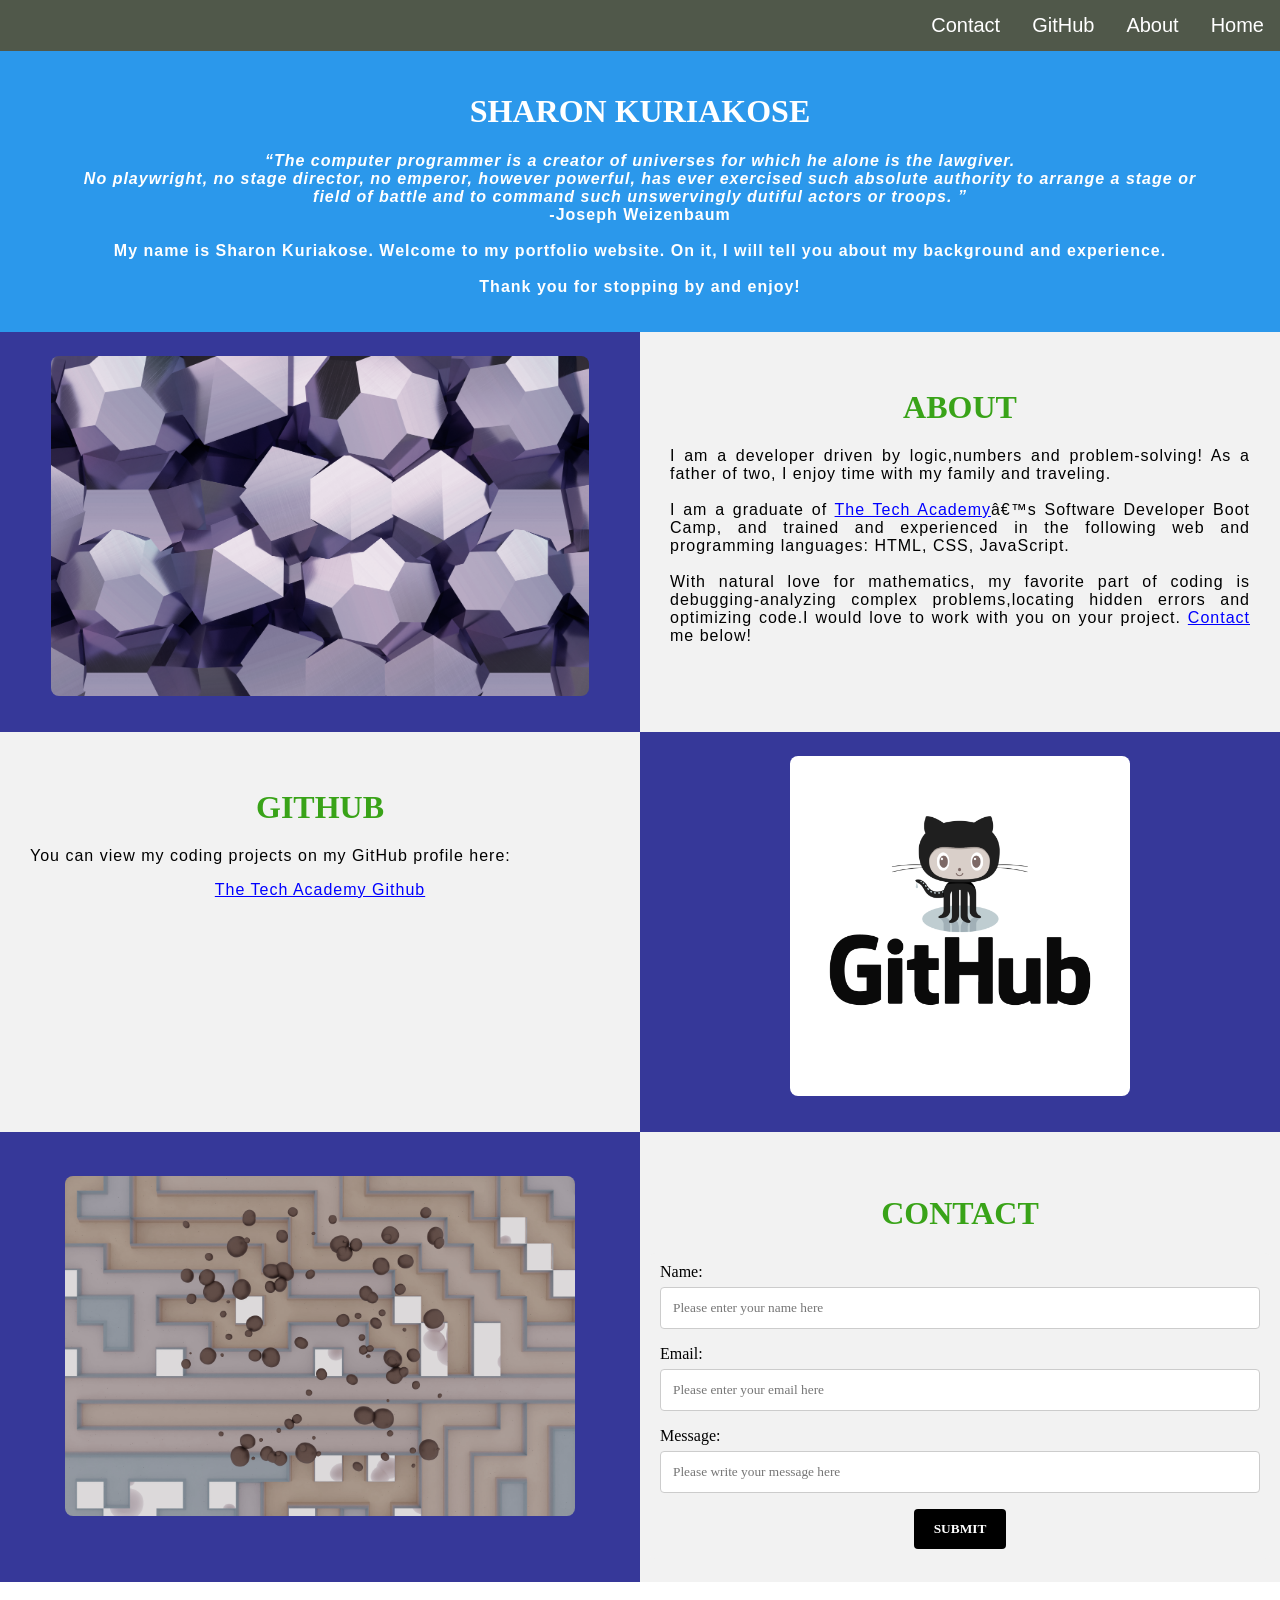
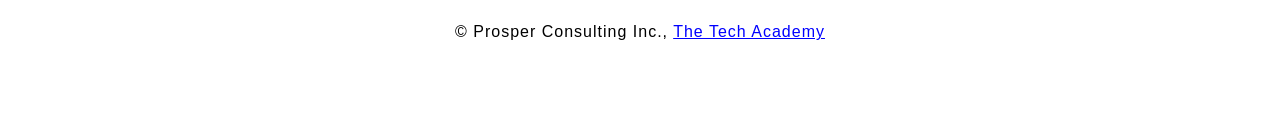
<file: index.html>
<!DOCTYPE html>
<html>
<!--HEADER-->

<head>
    <meta charset="=UTF-8">
    <meta name="viewport" content="width=device-width" />
    <title>Sharon Kuriakose</title>
    <link rel="stylesheet" type="text/css" href="portfolio.css">
</head>
<!--BODY-->

<body class="Background">
    <!--NAVBAR-->
    <div class="Navbar">
        <a class="active" href="#Home">Home</a>
        <a href="#About">About</a>
        <a href="#GitHub">GitHub</a>
        <a href="#Contact">Contact</a>
    </div>
    <!--Breaks inserted to add space between Navbar and First heading-->
    <br>
    <br>
    <!--VIDEO-->
    <div id="Home">
        <video autoplay muted loop id="Typing_Video">
            <source src="Portfolio Github Assignment/images/video/Typing.mp4" type="video/mp4">
            <!--Display message if video fails to run-->
            Your browser does not support HTML5 video.
        </video>
    </div>
    <!--VIDEO TEXT-->
            <div class="Video_Text">
     <h1 class="white-text">Sharon Kuriakose</h1>
     <strong>
         <p class="center">
             <q>The computer programmer is a creator of universes for which he alone is the lawgiver.
                 <br>No playwright, no stage director, no emperor, however powerful, has ever exercised such absolute authority to arrange a stage or
                 <br>field of battle and to command such unswervingly dutiful actors or troops.
             </q>
             <br> -Joseph Weizenbaum
             <br>
             <br> My name is Sharon Kuriakose. Welcome to my portfolio website. On it, I will tell you about my background and experience.
             <br>
             <br> Thank you for stopping by and enjoy! 
         </p>
     </strong>
 </div>

        <!--About section-->
        <div class="Row" id="About">
            <!--Left column-->
            <div class="Column_2">
                <img src="Portfolio Github Assignment/images/new image.jpg" alt="Replace with your own image and description">
            </div>
            <!--Right column-->
            <div class="Column_1">
                <h1>About</h1>
                <p>
                    I am a developer driven by logic,numbers and problem-solving! As a father of two, I enjoy time with my family and traveling. 
                    <br>
                    <br>I am a graduate of <a href="https://www.learncodinganywhere.com" target="_blank">The Tech Academy</a>’s Software Developer Boot Camp, and trained and experienced in the following web and programming languages: HTML, CSS, JavaScript. 
                    <br>
                    <br>With natural love for mathematics, my favorite part of coding is debugging-analyzing complex problems,locating hidden errors and optimizing code.I would love to work with you on your project. <a href="#Contact">Contact</a> me below!
                </p>
            </div>
        </div>

        <!--GitHub section-->
        <div class="Row" id="GitHub">
            <!--Left column-->
            <div class="Column_1">
                <h1>GitHub</h1>
                <p>
                    You can view my coding projects on my GitHub profile here:
                    <br>
                    <p class="center"><a href="https://github.com/sharonkk1990" target="_blank">The Tech Academy Github</a></p>
                </p>
            </div>
            <!--Right column-->
            <div class="Column_2">
                <a href="https://github.com/the-tech-academy" target="_blank"><img src="Portfolio Github Assignment/images/GitHub.png" alt="GitHub Logo"></a>
            </div>
        </div>

        <!--Contact section-->
        <div class="Row" id="Contact">
            <!--Contact image, left column-->
            <div class="Column_2 Column_tall">
                <img src="Portfolio Github Assignment/images/pixel.jpg" alt="Contact_Image">
            </div>
            <!--Contact form, right column-->
            <div class="Column_1 Column_tall">
                <h1>Contact</h1>
                <!--FORM-->
                <form action="https://formspree.io/f/xdaqdlbw" method="POST"> 
                    <label>Name:</label>
                        <input type="text" placeholder="Please enter your name here">
                    <label>Email:</label>
                        <input type="text" id="Email" name="Email" placeholder="Please enter your email here">
                    <label>Message:</label>
                        <input type="text" id="Message" name="Message" placeholder="Please write your message here">
                        <input type="submit" value="SUBMIT">
                </form>
            </div>
        </div>

        <!--Footer section-->
        <footer>
            <p>
                <p class="center">&copy Prosper Consulting Inc., <a href="https://www.learncodinganywhere.com/" target="_blank">The Tech Academy</a></p>
                <br>
            </p>
        </footer>
    </body>
</html>
</file>
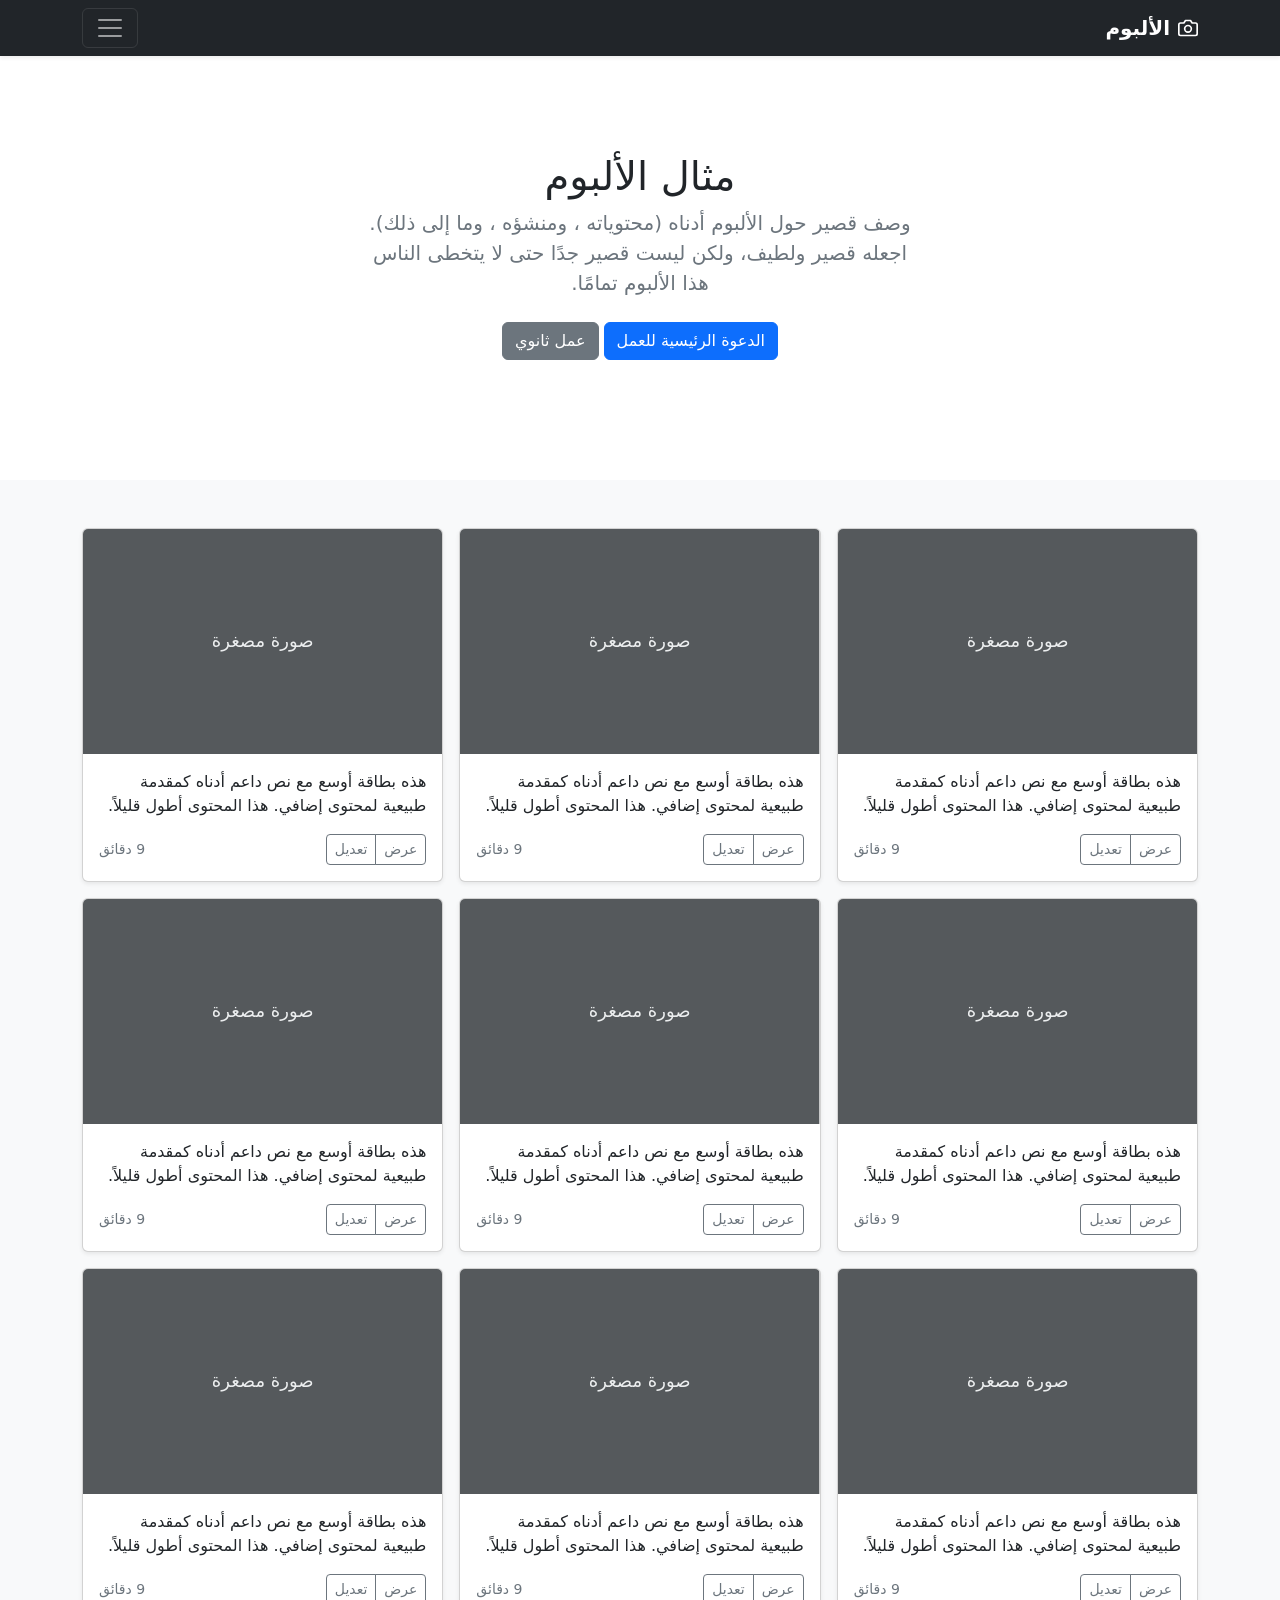
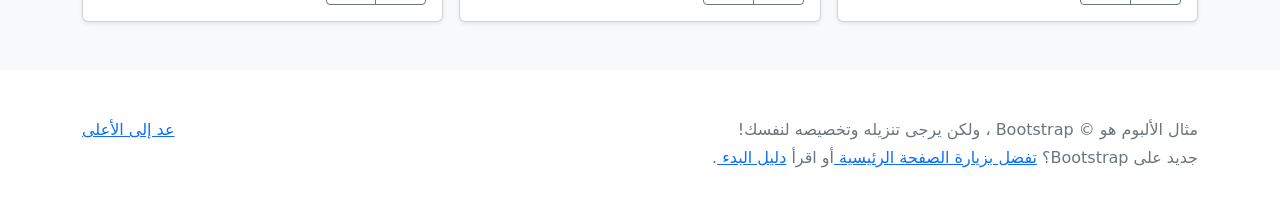
<file: Academy_Cinemas/bootstrap-5.2.3-examples/album-rtl/index.html>
<!doctype html>
<html lang="ar" dir="rtl">
  <head>
    <meta charset="utf-8">
    <meta name="viewport" content="width=device-width, initial-scale=1">
    <meta name="description" content="">
    <meta name="author" content="Mark Otto, Jacob Thornton, and Bootstrap contributors">
    <meta name="generator" content="Hugo 0.104.2">
    <title>مثال الألبوم · Bootstrap v5.2</title>

    <link rel="canonical" href="https://getbootstrap.com/docs/5.2/examples/album-rtl/">

    

    

<link href="../assets/dist/css/bootstrap.rtl.min.css" rel="stylesheet">

    <style>
      .bd-placeholder-img {
        font-size: 1.125rem;
        text-anchor: middle;
        -webkit-user-select: none;
        -moz-user-select: none;
        user-select: none;
      }

      @media (min-width: 768px) {
        .bd-placeholder-img-lg {
          font-size: 3.5rem;
        }
      }

      .b-example-divider {
        height: 3rem;
        background-color: rgba(0, 0, 0, .1);
        border: solid rgba(0, 0, 0, .15);
        border-width: 1px 0;
        box-shadow: inset 0 .5em 1.5em rgba(0, 0, 0, .1), inset 0 .125em .5em rgba(0, 0, 0, .15);
      }

      .b-example-vr {
        flex-shrink: 0;
        width: 1.5rem;
        height: 100vh;
      }

      .bi {
        vertical-align: -.125em;
        fill: currentColor;
      }

      .nav-scroller {
        position: relative;
        z-index: 2;
        height: 2.75rem;
        overflow-y: hidden;
      }

      .nav-scroller .nav {
        display: flex;
        flex-wrap: nowrap;
        padding-bottom: 1rem;
        margin-top: -1px;
        overflow-x: auto;
        text-align: center;
        white-space: nowrap;
        -webkit-overflow-scrolling: touch;
      }
    </style>

    
  </head>
  <body>
    
<header>
  <div class="collapse bg-dark" id="navbarHeader">
    <div class="container">
      <div class="row">
        <div class="col-sm-8 col-md-7 py-4">
          <h4 class="text-white">حول</h4>
          <p class="text-muted">أضف بعض المعلومات حول الألبوم، المؤلف، أو أي سياق خلفية آخر. اجعلها بضع جمل حتى يتمكن الزوار من التقاط بعض التلميحات المفيدة. ثم اربطها ببعض مواقع التواصل الاجتماعي أو معلومات الاتصال.</p>
        </div>
        <div class="col-sm-4 offset-md-1 py-4">
          <h4 class="text-white">تواصل معي</h4>
          <ul class="list-unstyled">
            <li><a href="#" class="text-white">تابعني على تويتر</a></li>
            <li><a href="#" class="text-white">شاركني الإعجاب في فيسبوك</a></li>
            <li><a href="#" class="text-white">راسلني على البريد الإلكتروني</a></li>
          </ul>
        </div>
      </div>
    </div>
  </div>
  <div class="navbar navbar-dark bg-dark shadow-sm">
    <div class="container">
      <a href="#" class="navbar-brand d-flex align-items-center">
        <svg xmlns="http://www.w3.org/2000/svg" width="20" height="20" fill="none" stroke="currentColor" stroke-linecap="round" stroke-linejoin="round" stroke-width="2" aria-hidden="true" class="me-2" viewBox="0 0 24 24"><path d="M23 19a2 2 0 0 1-2 2H3a2 2 0 0 1-2-2V8a2 2 0 0 1 2-2h4l2-3h6l2 3h4a2 2 0 0 1 2 2z"/><circle cx="12" cy="13" r="4"/></svg>
        <strong>الألبوم</strong>
      </a>
      <button class="navbar-toggler" type="button" data-bs-toggle="collapse" data-bs-target="#navbarHeader" aria-controls="navbarHeader" aria-expanded="false" aria-label="تبديل التنقل">
        <span class="navbar-toggler-icon"></span>
      </button>
    </div>
  </div>
</header>

<main>

  <section class="py-5 text-center container">
    <div class="row py-lg-5">
      <div class="col-lg-6 col-md-8 mx-auto">
        <h1 class="fw-light">مثال الألبوم</h1>
        <p class="lead text-muted">وصف قصير حول الألبوم أدناه (محتوياته ، ومنشؤه ، وما إلى ذلك). اجعله قصير ولطيف، ولكن ليست قصير جدًا حتى لا يتخطى الناس هذا الألبوم تمامًا.</p>
        <p>
          <a href="#" class="btn btn-primary my-2">الدعوة الرئيسية للعمل</a>
          <a href="#" class="btn btn-secondary my-2">عمل ثانوي</a>
        </p>
      </div>
    </div>
  </section>

  <div class="album py-5 bg-light">
    <div class="container">

      <div class="row row-cols-1 row-cols-sm-2 row-cols-md-3 g-3">
        <div class="col">
          <div class="card shadow-sm">
            <svg class="bd-placeholder-img card-img-top" width="100%" height="225" xmlns="http://www.w3.org/2000/svg" role="img" aria-label="Placeholder: صورة مصغرة" preserveAspectRatio="xMidYMid slice" focusable="false"><title>Placeholder</title><rect width="100%" height="100%" fill="#55595c"/><text x="50%" y="50%" fill="#eceeef" dy=".3em">صورة مصغرة</text></svg>

            <div class="card-body">
              <p class="card-text">هذه بطاقة أوسع مع نص داعم أدناه كمقدمة طبيعية لمحتوى إضافي. هذا المحتوى أطول قليلاً.</p>
              <div class="d-flex justify-content-between align-items-center">
                <div class="btn-group">
                  <button type="button" class="btn btn-sm btn-outline-secondary">عرض</button>
                  <button type="button" class="btn btn-sm btn-outline-secondary">تعديل</button>
                </div>
                <small class="text-muted">9 دقائق</small>
              </div>
            </div>
          </div>
        </div>
        <div class="col">
          <div class="card shadow-sm">
            <svg class="bd-placeholder-img card-img-top" width="100%" height="225" xmlns="http://www.w3.org/2000/svg" role="img" aria-label="Placeholder: صورة مصغرة" preserveAspectRatio="xMidYMid slice" focusable="false"><title>Placeholder</title><rect width="100%" height="100%" fill="#55595c"/><text x="50%" y="50%" fill="#eceeef" dy=".3em">صورة مصغرة</text></svg>

            <div class="card-body">
              <p class="card-text">هذه بطاقة أوسع مع نص داعم أدناه كمقدمة طبيعية لمحتوى إضافي. هذا المحتوى أطول قليلاً.</p>
              <div class="d-flex justify-content-between align-items-center">
                <div class="btn-group">
                  <button type="button" class="btn btn-sm btn-outline-secondary">عرض</button>
                  <button type="button" class="btn btn-sm btn-outline-secondary">تعديل</button>
                </div>
                <small class="text-muted">9 دقائق</small>
              </div>
            </div>
          </div>
        </div>
        <div class="col">
          <div class="card shadow-sm">
            <svg class="bd-placeholder-img card-img-top" width="100%" height="225" xmlns="http://www.w3.org/2000/svg" role="img" aria-label="Placeholder: صورة مصغرة" preserveAspectRatio="xMidYMid slice" focusable="false"><title>Placeholder</title><rect width="100%" height="100%" fill="#55595c"/><text x="50%" y="50%" fill="#eceeef" dy=".3em">صورة مصغرة</text></svg>

            <div class="card-body">
              <p class="card-text">هذه بطاقة أوسع مع نص داعم أدناه كمقدمة طبيعية لمحتوى إضافي. هذا المحتوى أطول قليلاً.</p>
              <div class="d-flex justify-content-between align-items-center">
                <div class="btn-group">
                  <button type="button" class="btn btn-sm btn-outline-secondary">عرض</button>
                  <button type="button" class="btn btn-sm btn-outline-secondary">تعديل</button>
                </div>
                <small class="text-muted">9 دقائق</small>
              </div>
            </div>
          </div>
        </div>

        <div class="col">
          <div class="card shadow-sm">
            <svg class="bd-placeholder-img card-img-top" width="100%" height="225" xmlns="http://www.w3.org/2000/svg" role="img" aria-label="Placeholder: صورة مصغرة" preserveAspectRatio="xMidYMid slice" focusable="false"><title>Placeholder</title><rect width="100%" height="100%" fill="#55595c"/><text x="50%" y="50%" fill="#eceeef" dy=".3em">صورة مصغرة</text></svg>

            <div class="card-body">
              <p class="card-text">هذه بطاقة أوسع مع نص داعم أدناه كمقدمة طبيعية لمحتوى إضافي. هذا المحتوى أطول قليلاً.</p>
              <div class="d-flex justify-content-between align-items-center">
                <div class="btn-group">
                  <button type="button" class="btn btn-sm btn-outline-secondary">عرض</button>
                  <button type="button" class="btn btn-sm btn-outline-secondary">تعديل</button>
                </div>
                <small class="text-muted">9 دقائق</small>
              </div>
            </div>
          </div>
        </div>
        <div class="col">
          <div class="card shadow-sm">
            <svg class="bd-placeholder-img card-img-top" width="100%" height="225" xmlns="http://www.w3.org/2000/svg" role="img" aria-label="Placeholder: صورة مصغرة" preserveAspectRatio="xMidYMid slice" focusable="false"><title>Placeholder</title><rect width="100%" height="100%" fill="#55595c"/><text x="50%" y="50%" fill="#eceeef" dy=".3em">صورة مصغرة</text></svg>

            <div class="card-body">
              <p class="card-text">هذه بطاقة أوسع مع نص داعم أدناه كمقدمة طبيعية لمحتوى إضافي. هذا المحتوى أطول قليلاً.</p>
              <div class="d-flex justify-content-between align-items-center">
                <div class="btn-group">
                  <button type="button" class="btn btn-sm btn-outline-secondary">عرض</button>
                  <button type="button" class="btn btn-sm btn-outline-secondary">تعديل</button>
                </div>
                <small class="text-muted">9 دقائق</small>
              </div>
            </div>
          </div>
        </div>
        <div class="col">
          <div class="card shadow-sm">
            <svg class="bd-placeholder-img card-img-top" width="100%" height="225" xmlns="http://www.w3.org/2000/svg" role="img" aria-label="Placeholder: صورة مصغرة" preserveAspectRatio="xMidYMid slice" focusable="false"><title>Placeholder</title><rect width="100%" height="100%" fill="#55595c"/><text x="50%" y="50%" fill="#eceeef" dy=".3em">صورة مصغرة</text></svg>

            <div class="card-body">
              <p class="card-text">هذه بطاقة أوسع مع نص داعم أدناه كمقدمة طبيعية لمحتوى إضافي. هذا المحتوى أطول قليلاً.</p>
              <div class="d-flex justify-content-between align-items-center">
                <div class="btn-group">
                  <button type="button" class="btn btn-sm btn-outline-secondary">عرض</button>
                  <button type="button" class="btn btn-sm btn-outline-secondary">تعديل</button>
                </div>
                <small class="text-muted">9 دقائق</small>
              </div>
            </div>
          </div>
        </div>

        <div class="col">
          <div class="card shadow-sm">
            <svg class="bd-placeholder-img card-img-top" width="100%" height="225" xmlns="http://www.w3.org/2000/svg" role="img" aria-label="Placeholder: صورة مصغرة" preserveAspectRatio="xMidYMid slice" focusable="false"><title>Placeholder</title><rect width="100%" height="100%" fill="#55595c"/><text x="50%" y="50%" fill="#eceeef" dy=".3em">صورة مصغرة</text></svg>

            <div class="card-body">
              <p class="card-text">هذه بطاقة أوسع مع نص داعم أدناه كمقدمة طبيعية لمحتوى إضافي. هذا المحتوى أطول قليلاً.</p>
              <div class="d-flex justify-content-between align-items-center">
                <div class="btn-group">
                  <button type="button" class="btn btn-sm btn-outline-secondary">عرض</button>
                  <button type="button" class="btn btn-sm btn-outline-secondary">تعديل</button>
                </div>
                <small class="text-muted">9 دقائق</small>
              </div>
            </div>
          </div>
        </div>
        <div class="col">
          <div class="card shadow-sm">
            <svg class="bd-placeholder-img card-img-top" width="100%" height="225" xmlns="http://www.w3.org/2000/svg" role="img" aria-label="Placeholder: صورة مصغرة" preserveAspectRatio="xMidYMid slice" focusable="false"><title>Placeholder</title><rect width="100%" height="100%" fill="#55595c"/><text x="50%" y="50%" fill="#eceeef" dy=".3em">صورة مصغرة</text></svg>

            <div class="card-body">
              <p class="card-text">هذه بطاقة أوسع مع نص داعم أدناه كمقدمة طبيعية لمحتوى إضافي. هذا المحتوى أطول قليلاً.</p>
              <div class="d-flex justify-content-between align-items-center">
                <div class="btn-group">
                  <button type="button" class="btn btn-sm btn-outline-secondary">عرض</button>
                  <button type="button" class="btn btn-sm btn-outline-secondary">تعديل</button>
                </div>
                <small class="text-muted">9 دقائق</small>
              </div>
            </div>
          </div>
        </div>
        <div class="col">
          <div class="card shadow-sm">
            <svg class="bd-placeholder-img card-img-top" width="100%" height="225" xmlns="http://www.w3.org/2000/svg" role="img" aria-label="Placeholder: صورة مصغرة" preserveAspectRatio="xMidYMid slice" focusable="false"><title>Placeholder</title><rect width="100%" height="100%" fill="#55595c"/><text x="50%" y="50%" fill="#eceeef" dy=".3em">صورة مصغرة</text></svg>

            <div class="card-body">
              <p class="card-text">هذه بطاقة أوسع مع نص داعم أدناه كمقدمة طبيعية لمحتوى إضافي. هذا المحتوى أطول قليلاً.</p>
              <div class="d-flex justify-content-between align-items-center">
                <div class="btn-group">
                  <button type="button" class="btn btn-sm btn-outline-secondary">عرض</button>
                  <button type="button" class="btn btn-sm btn-outline-secondary">تعديل</button>
                </div>
                <small class="text-muted">9 دقائق</small>
              </div>
            </div>
          </div>
        </div>
      </div>
    </div>
  </div>

</main>

<footer class="text-muted py-5">
  <div class="container">
    <p class="float-end mb-1">
      <a href="#">عد إلى الأعلى</a>
    </p>
    <p class="mb-1">مثال الألبوم هو © Bootstrap ، ولكن يرجى تنزيله وتخصيصه لنفسك!</p>
    <p class="mb-0">جديد على Bootstrap؟ <a href="/"> تفضل بزيارة الصفحة الرئيسية </a> أو اقرأ <a href="../getting-started/introduction/ "> دليل البدء </a>.</p>
  </div>
</footer>


    <script src="../assets/dist/js/bootstrap.bundle.min.js"></script>

      
  </body>
</html>
</file>
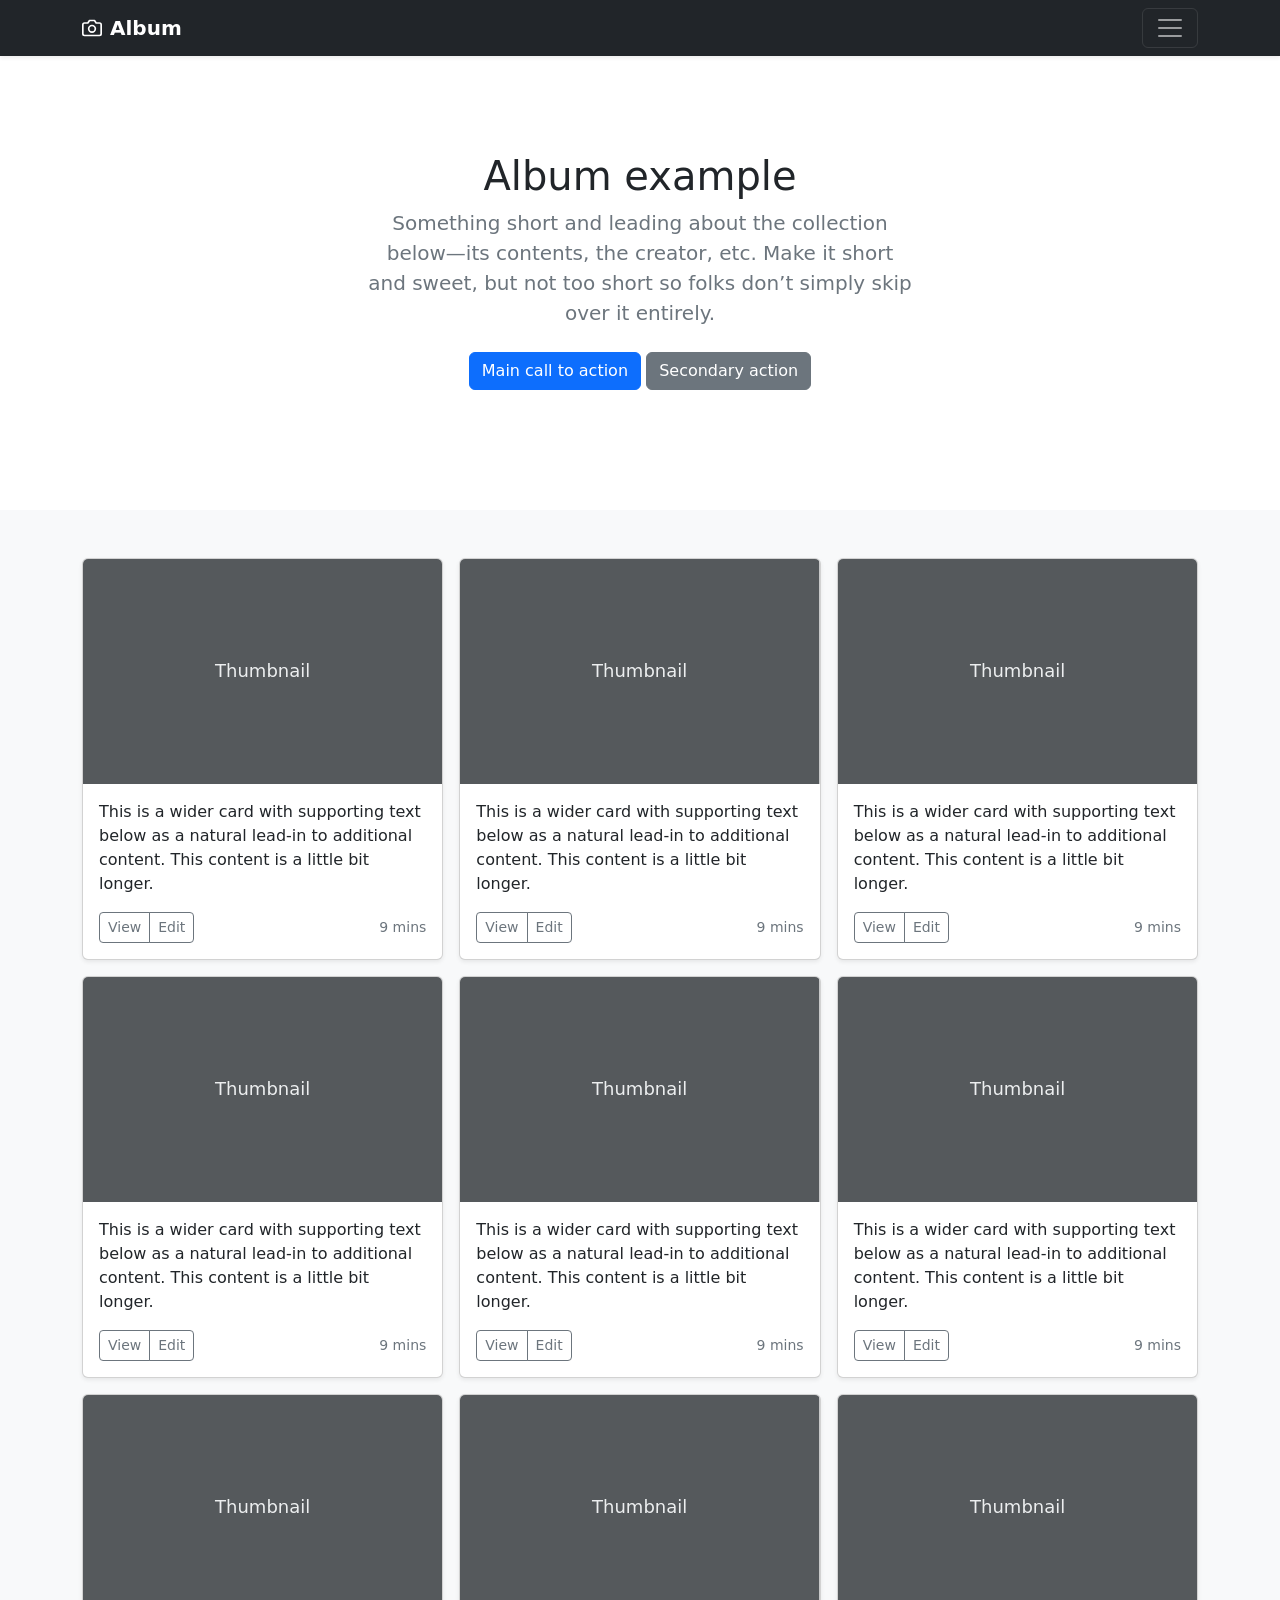
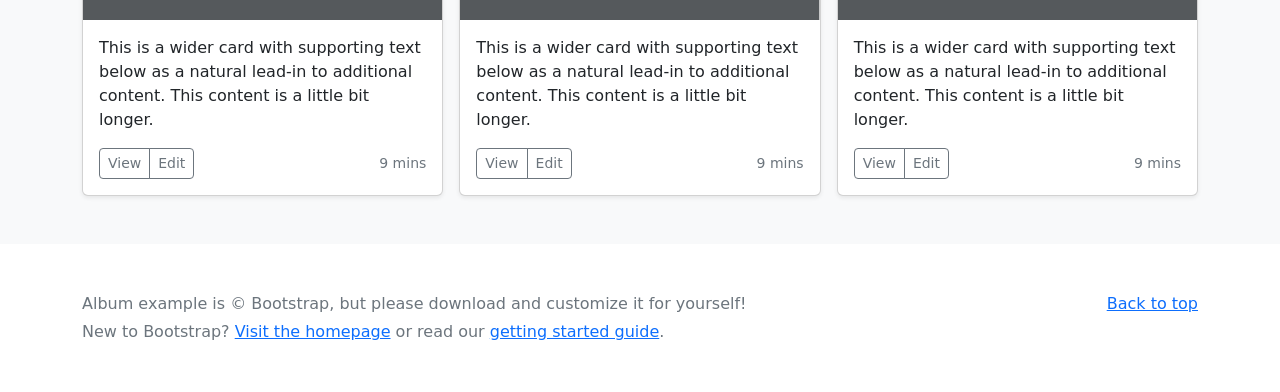
<file: Academy_Cinemas/bootstrap-5.2.3-examples/album/index.html>
<!doctype html>
<html lang="en">
  <head>
    <meta charset="utf-8">
    <meta name="viewport" content="width=device-width, initial-scale=1">
    <meta name="description" content="">
    <meta name="author" content="Mark Otto, Jacob Thornton, and Bootstrap contributors">
    <meta name="generator" content="Hugo 0.104.2">
    <title>Album example · Bootstrap v5.2</title>

    <link rel="canonical" href="https://getbootstrap.com/docs/5.2/examples/album/">

    

    

<link href="../assets/dist/css/bootstrap.min.css" rel="stylesheet">

    <style>
      .bd-placeholder-img {
        font-size: 1.125rem;
        text-anchor: middle;
        -webkit-user-select: none;
        -moz-user-select: none;
        user-select: none;
      }

      @media (min-width: 768px) {
        .bd-placeholder-img-lg {
          font-size: 3.5rem;
        }
      }

      .b-example-divider {
        height: 3rem;
        background-color: rgba(0, 0, 0, .1);
        border: solid rgba(0, 0, 0, .15);
        border-width: 1px 0;
        box-shadow: inset 0 .5em 1.5em rgba(0, 0, 0, .1), inset 0 .125em .5em rgba(0, 0, 0, .15);
      }

      .b-example-vr {
        flex-shrink: 0;
        width: 1.5rem;
        height: 100vh;
      }

      .bi {
        vertical-align: -.125em;
        fill: currentColor;
      }

      .nav-scroller {
        position: relative;
        z-index: 2;
        height: 2.75rem;
        overflow-y: hidden;
      }

      .nav-scroller .nav {
        display: flex;
        flex-wrap: nowrap;
        padding-bottom: 1rem;
        margin-top: -1px;
        overflow-x: auto;
        text-align: center;
        white-space: nowrap;
        -webkit-overflow-scrolling: touch;
      }
    </style>

    
  </head>
  <body>
    
<header>
  <div class="collapse bg-dark" id="navbarHeader">
    <div class="container">
      <div class="row">
        <div class="col-sm-8 col-md-7 py-4">
          <h4 class="text-white">About</h4>
          <p class="text-muted">Add some information about the album below, the author, or any other background context. Make it a few sentences long so folks can pick up some informative tidbits. Then, link them off to some social networking sites or contact information.</p>
        </div>
        <div class="col-sm-4 offset-md-1 py-4">
          <h4 class="text-white">Contact</h4>
          <ul class="list-unstyled">
            <li><a href="#" class="text-white">Follow on Twitter</a></li>
            <li><a href="#" class="text-white">Like on Facebook</a></li>
            <li><a href="#" class="text-white">Email me</a></li>
          </ul>
        </div>
      </div>
    </div>
  </div>
  <div class="navbar navbar-dark bg-dark shadow-sm">
    <div class="container">
      <a href="#" class="navbar-brand d-flex align-items-center">
        <svg xmlns="http://www.w3.org/2000/svg" width="20" height="20" fill="none" stroke="currentColor" stroke-linecap="round" stroke-linejoin="round" stroke-width="2" aria-hidden="true" class="me-2" viewBox="0 0 24 24"><path d="M23 19a2 2 0 0 1-2 2H3a2 2 0 0 1-2-2V8a2 2 0 0 1 2-2h4l2-3h6l2 3h4a2 2 0 0 1 2 2z"/><circle cx="12" cy="13" r="4"/></svg>
        <strong>Album</strong>
      </a>
      <button class="navbar-toggler" type="button" data-bs-toggle="collapse" data-bs-target="#navbarHeader" aria-controls="navbarHeader" aria-expanded="false" aria-label="Toggle navigation">
        <span class="navbar-toggler-icon"></span>
      </button>
    </div>
  </div>
</header>

<main>

  <section class="py-5 text-center container">
    <div class="row py-lg-5">
      <div class="col-lg-6 col-md-8 mx-auto">
        <h1 class="fw-light">Album example</h1>
        <p class="lead text-muted">Something short and leading about the collection below—its contents, the creator, etc. Make it short and sweet, but not too short so folks don’t simply skip over it entirely.</p>
        <p>
          <a href="#" class="btn btn-primary my-2">Main call to action</a>
          <a href="#" class="btn btn-secondary my-2">Secondary action</a>
        </p>
      </div>
    </div>
  </section>

  <div class="album py-5 bg-light">
    <div class="container">

      <div class="row row-cols-1 row-cols-sm-2 row-cols-md-3 g-3">
        <div class="col">
          <div class="card shadow-sm">
            <svg class="bd-placeholder-img card-img-top" width="100%" height="225" xmlns="http://www.w3.org/2000/svg" role="img" aria-label="Placeholder: Thumbnail" preserveAspectRatio="xMidYMid slice" focusable="false"><title>Placeholder</title><rect width="100%" height="100%" fill="#55595c"/><text x="50%" y="50%" fill="#eceeef" dy=".3em">Thumbnail</text></svg>

            <div class="card-body">
              <p class="card-text">This is a wider card with supporting text below as a natural lead-in to additional content. This content is a little bit longer.</p>
              <div class="d-flex justify-content-between align-items-center">
                <div class="btn-group">
                  <button type="button" class="btn btn-sm btn-outline-secondary">View</button>
                  <button type="button" class="btn btn-sm btn-outline-secondary">Edit</button>
                </div>
                <small class="text-muted">9 mins</small>
              </div>
            </div>
          </div>
        </div>
        <div class="col">
          <div class="card shadow-sm">
            <svg class="bd-placeholder-img card-img-top" width="100%" height="225" xmlns="http://www.w3.org/2000/svg" role="img" aria-label="Placeholder: Thumbnail" preserveAspectRatio="xMidYMid slice" focusable="false"><title>Placeholder</title><rect width="100%" height="100%" fill="#55595c"/><text x="50%" y="50%" fill="#eceeef" dy=".3em">Thumbnail</text></svg>

            <div class="card-body">
              <p class="card-text">This is a wider card with supporting text below as a natural lead-in to additional content. This content is a little bit longer.</p>
              <div class="d-flex justify-content-between align-items-center">
                <div class="btn-group">
                  <button type="button" class="btn btn-sm btn-outline-secondary">View</button>
                  <button type="button" class="btn btn-sm btn-outline-secondary">Edit</button>
                </div>
                <small class="text-muted">9 mins</small>
              </div>
            </div>
          </div>
        </div>
        <div class="col">
          <div class="card shadow-sm">
            <svg class="bd-placeholder-img card-img-top" width="100%" height="225" xmlns="http://www.w3.org/2000/svg" role="img" aria-label="Placeholder: Thumbnail" preserveAspectRatio="xMidYMid slice" focusable="false"><title>Placeholder</title><rect width="100%" height="100%" fill="#55595c"/><text x="50%" y="50%" fill="#eceeef" dy=".3em">Thumbnail</text></svg>

            <div class="card-body">
              <p class="card-text">This is a wider card with supporting text below as a natural lead-in to additional content. This content is a little bit longer.</p>
              <div class="d-flex justify-content-between align-items-center">
                <div class="btn-group">
                  <button type="button" class="btn btn-sm btn-outline-secondary">View</button>
                  <button type="button" class="btn btn-sm btn-outline-secondary">Edit</button>
                </div>
                <small class="text-muted">9 mins</small>
              </div>
            </div>
          </div>
        </div>

        <div class="col">
          <div class="card shadow-sm">
            <svg class="bd-placeholder-img card-img-top" width="100%" height="225" xmlns="http://www.w3.org/2000/svg" role="img" aria-label="Placeholder: Thumbnail" preserveAspectRatio="xMidYMid slice" focusable="false"><title>Placeholder</title><rect width="100%" height="100%" fill="#55595c"/><text x="50%" y="50%" fill="#eceeef" dy=".3em">Thumbnail</text></svg>

            <div class="card-body">
              <p class="card-text">This is a wider card with supporting text below as a natural lead-in to additional content. This content is a little bit longer.</p>
              <div class="d-flex justify-content-between align-items-center">
                <div class="btn-group">
                  <button type="button" class="btn btn-sm btn-outline-secondary">View</button>
                  <button type="button" class="btn btn-sm btn-outline-secondary">Edit</button>
                </div>
                <small class="text-muted">9 mins</small>
              </div>
            </div>
          </div>
        </div>
        <div class="col">
          <div class="card shadow-sm">
            <svg class="bd-placeholder-img card-img-top" width="100%" height="225" xmlns="http://www.w3.org/2000/svg" role="img" aria-label="Placeholder: Thumbnail" preserveAspectRatio="xMidYMid slice" focusable="false"><title>Placeholder</title><rect width="100%" height="100%" fill="#55595c"/><text x="50%" y="50%" fill="#eceeef" dy=".3em">Thumbnail</text></svg>

            <div class="card-body">
              <p class="card-text">This is a wider card with supporting text below as a natural lead-in to additional content. This content is a little bit longer.</p>
              <div class="d-flex justify-content-between align-items-center">
                <div class="btn-group">
                  <button type="button" class="btn btn-sm btn-outline-secondary">View</button>
                  <button type="button" class="btn btn-sm btn-outline-secondary">Edit</button>
                </div>
                <small class="text-muted">9 mins</small>
              </div>
            </div>
          </div>
        </div>
        <div class="col">
          <div class="card shadow-sm">
            <svg class="bd-placeholder-img card-img-top" width="100%" height="225" xmlns="http://www.w3.org/2000/svg" role="img" aria-label="Placeholder: Thumbnail" preserveAspectRatio="xMidYMid slice" focusable="false"><title>Placeholder</title><rect width="100%" height="100%" fill="#55595c"/><text x="50%" y="50%" fill="#eceeef" dy=".3em">Thumbnail</text></svg>

            <div class="card-body">
              <p class="card-text">This is a wider card with supporting text below as a natural lead-in to additional content. This content is a little bit longer.</p>
              <div class="d-flex justify-content-between align-items-center">
                <div class="btn-group">
                  <button type="button" class="btn btn-sm btn-outline-secondary">View</button>
                  <button type="button" class="btn btn-sm btn-outline-secondary">Edit</button>
                </div>
                <small class="text-muted">9 mins</small>
              </div>
            </div>
          </div>
        </div>

        <div class="col">
          <div class="card shadow-sm">
            <svg class="bd-placeholder-img card-img-top" width="100%" height="225" xmlns="http://www.w3.org/2000/svg" role="img" aria-label="Placeholder: Thumbnail" preserveAspectRatio="xMidYMid slice" focusable="false"><title>Placeholder</title><rect width="100%" height="100%" fill="#55595c"/><text x="50%" y="50%" fill="#eceeef" dy=".3em">Thumbnail</text></svg>

            <div class="card-body">
              <p class="card-text">This is a wider card with supporting text below as a natural lead-in to additional content. This content is a little bit longer.</p>
              <div class="d-flex justify-content-between align-items-center">
                <div class="btn-group">
                  <button type="button" class="btn btn-sm btn-outline-secondary">View</button>
                  <button type="button" class="btn btn-sm btn-outline-secondary">Edit</button>
                </div>
                <small class="text-muted">9 mins</small>
              </div>
            </div>
          </div>
        </div>
        <div class="col">
          <div class="card shadow-sm">
            <svg class="bd-placeholder-img card-img-top" width="100%" height="225" xmlns="http://www.w3.org/2000/svg" role="img" aria-label="Placeholder: Thumbnail" preserveAspectRatio="xMidYMid slice" focusable="false"><title>Placeholder</title><rect width="100%" height="100%" fill="#55595c"/><text x="50%" y="50%" fill="#eceeef" dy=".3em">Thumbnail</text></svg>

            <div class="card-body">
              <p class="card-text">This is a wider card with supporting text below as a natural lead-in to additional content. This content is a little bit longer.</p>
              <div class="d-flex justify-content-between align-items-center">
                <div class="btn-group">
                  <button type="button" class="btn btn-sm btn-outline-secondary">View</button>
                  <button type="button" class="btn btn-sm btn-outline-secondary">Edit</button>
                </div>
                <small class="text-muted">9 mins</small>
              </div>
            </div>
          </div>
        </div>
        <div class="col">
          <div class="card shadow-sm">
            <svg class="bd-placeholder-img card-img-top" width="100%" height="225" xmlns="http://www.w3.org/2000/svg" role="img" aria-label="Placeholder: Thumbnail" preserveAspectRatio="xMidYMid slice" focusable="false"><title>Placeholder</title><rect width="100%" height="100%" fill="#55595c"/><text x="50%" y="50%" fill="#eceeef" dy=".3em">Thumbnail</text></svg>

            <div class="card-body">
              <p class="card-text">This is a wider card with supporting text below as a natural lead-in to additional content. This content is a little bit longer.</p>
              <div class="d-flex justify-content-between align-items-center">
                <div class="btn-group">
                  <button type="button" class="btn btn-sm btn-outline-secondary">View</button>
                  <button type="button" class="btn btn-sm btn-outline-secondary">Edit</button>
                </div>
                <small class="text-muted">9 mins</small>
              </div>
            </div>
          </div>
        </div>
      </div>
    </div>
  </div>

</main>

<footer class="text-muted py-5">
  <div class="container">
    <p class="float-end mb-1">
      <a href="#">Back to top</a>
    </p>
    <p class="mb-1">Album example is &copy; Bootstrap, but please download and customize it for yourself!</p>
    <p class="mb-0">New to Bootstrap? <a href="/">Visit the homepage</a> or read our <a href="../getting-started/introduction/">getting started guide</a>.</p>
  </div>
</footer>


    <script src="../assets/dist/js/bootstrap.bundle.min.js"></script>

      
  </body>
</html>
</file>
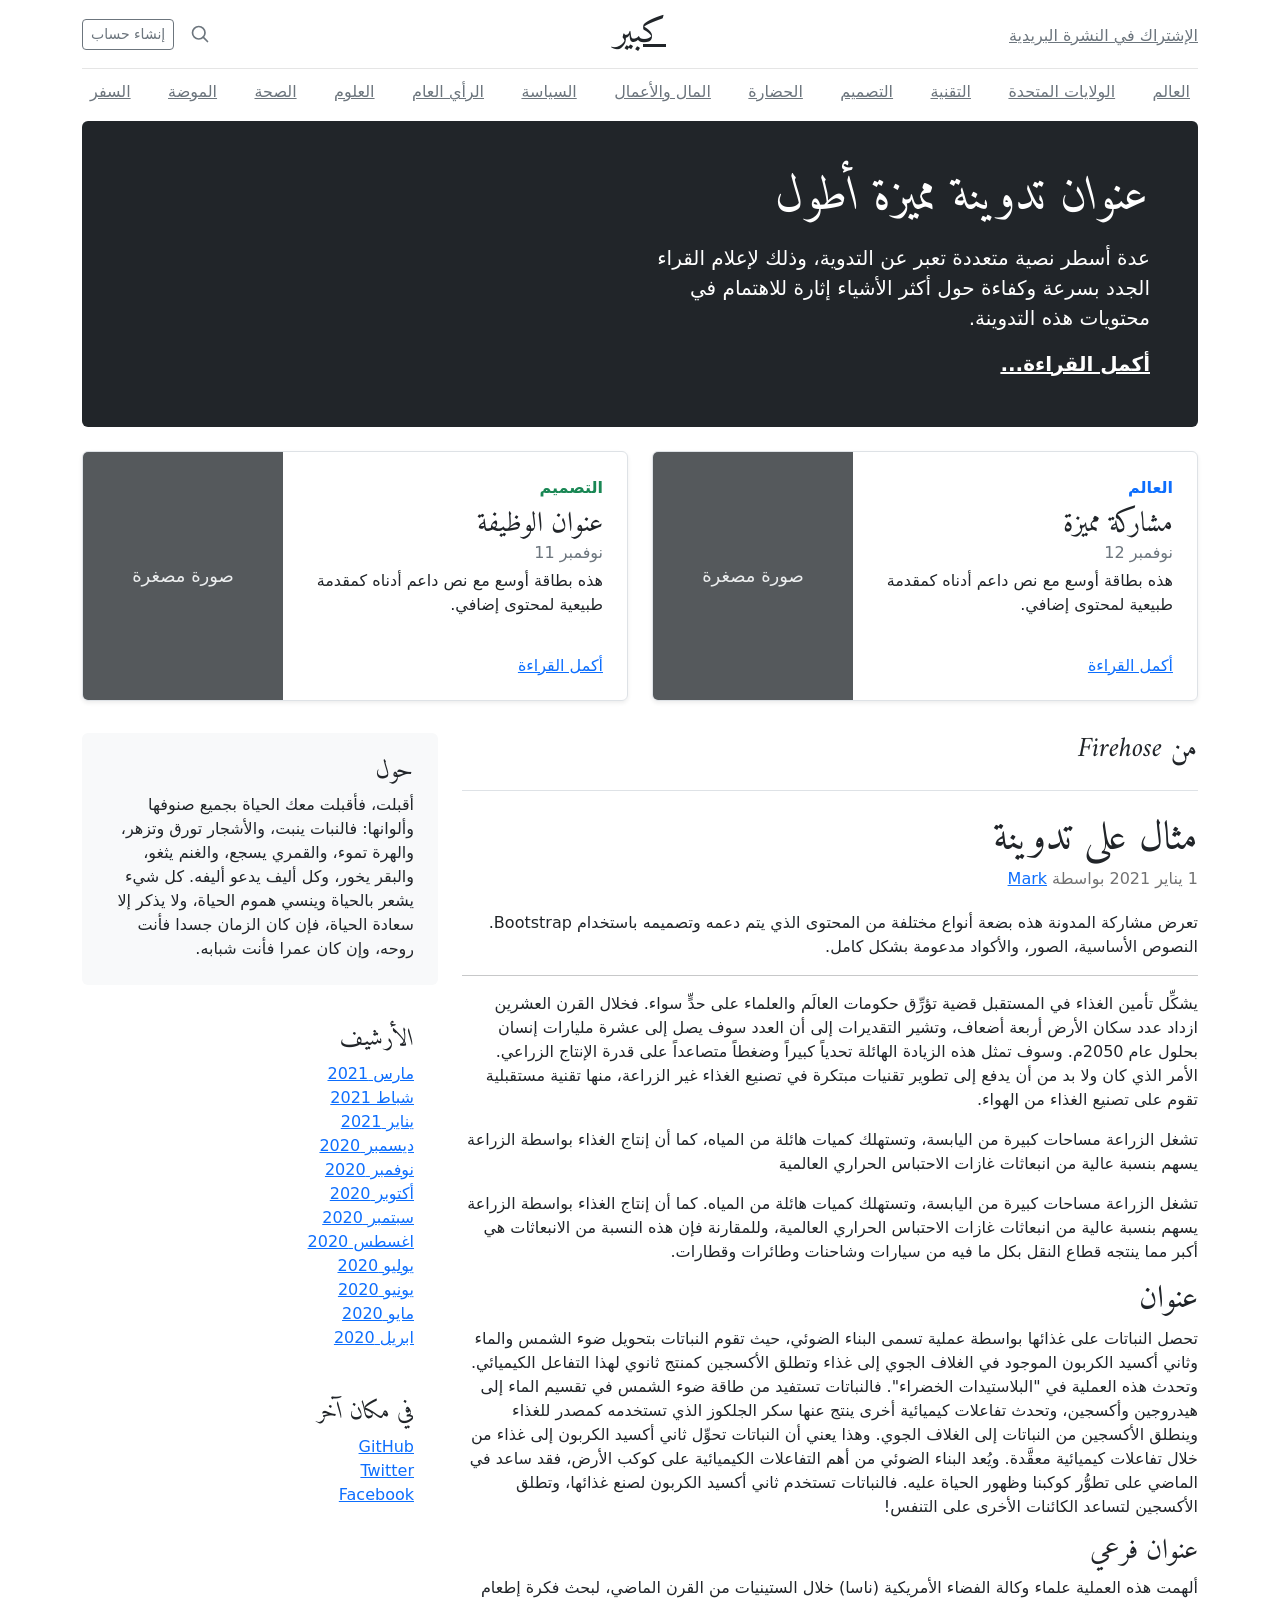
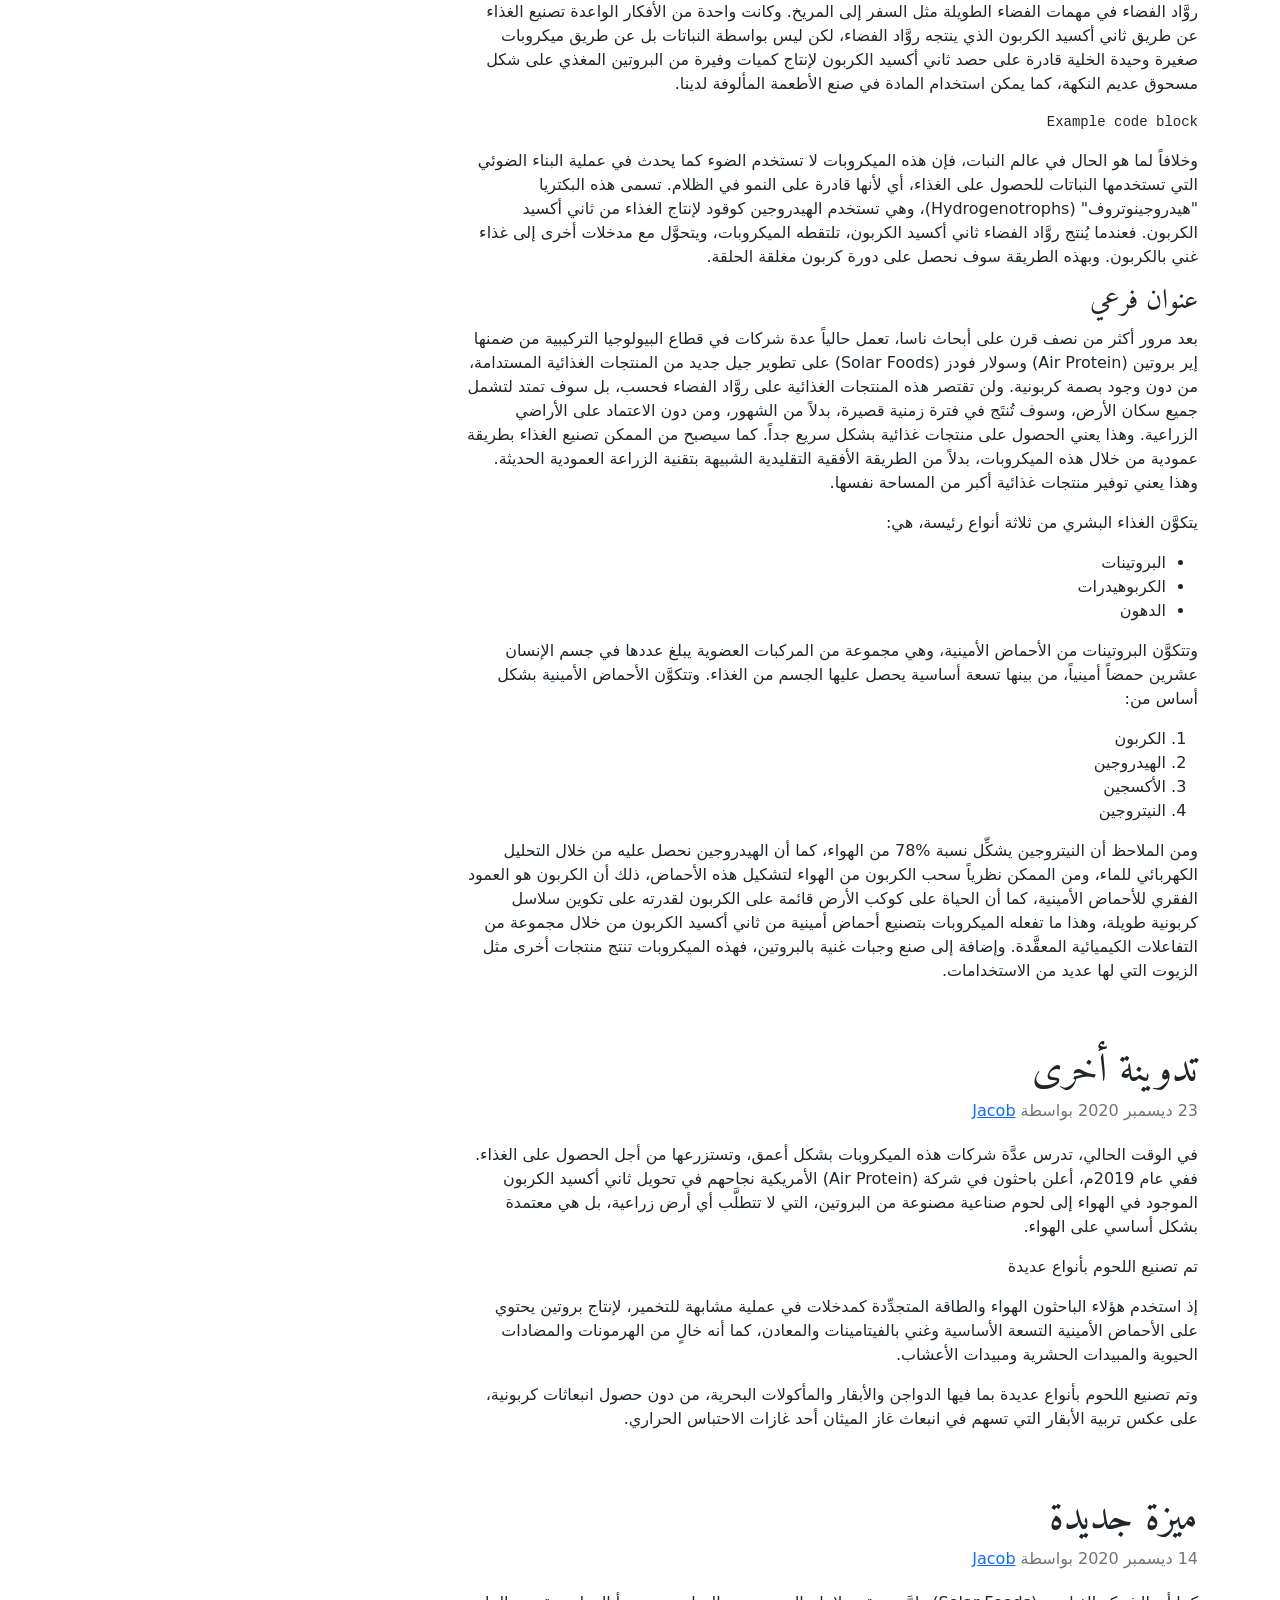
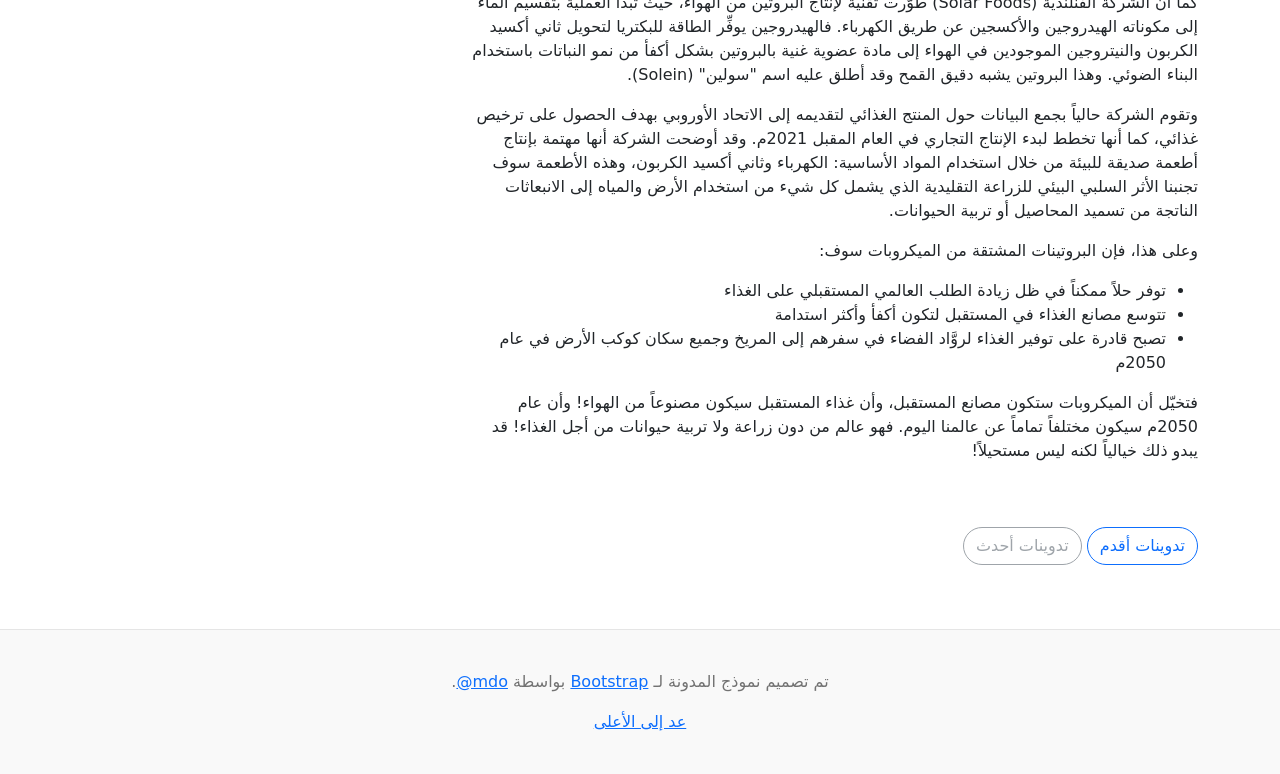
<file: Academy_Cinemas/bootstrap-5.2.3-examples/blog-rtl/index.html>
<!doctype html>
<html lang="ar" dir="rtl">
  <head>
    <meta charset="utf-8">
    <meta name="viewport" content="width=device-width, initial-scale=1">
    <meta name="description" content="">
    <meta name="author" content="Mark Otto, Jacob Thornton, and Bootstrap contributors">
    <meta name="generator" content="Hugo 0.104.2">
    <title>قالب المدونة · Bootstrap v5.2</title>

    <link rel="canonical" href="https://getbootstrap.com/docs/5.2/examples/blog-rtl/">

    

    

<link href="../assets/dist/css/bootstrap.rtl.min.css" rel="stylesheet">

    <style>
      .bd-placeholder-img {
        font-size: 1.125rem;
        text-anchor: middle;
        -webkit-user-select: none;
        -moz-user-select: none;
        user-select: none;
      }

      @media (min-width: 768px) {
        .bd-placeholder-img-lg {
          font-size: 3.5rem;
        }
      }

      .b-example-divider {
        height: 3rem;
        background-color: rgba(0, 0, 0, .1);
        border: solid rgba(0, 0, 0, .15);
        border-width: 1px 0;
        box-shadow: inset 0 .5em 1.5em rgba(0, 0, 0, .1), inset 0 .125em .5em rgba(0, 0, 0, .15);
      }

      .b-example-vr {
        flex-shrink: 0;
        width: 1.5rem;
        height: 100vh;
      }

      .bi {
        vertical-align: -.125em;
        fill: currentColor;
      }

      .nav-scroller {
        position: relative;
        z-index: 2;
        height: 2.75rem;
        overflow-y: hidden;
      }

      .nav-scroller .nav {
        display: flex;
        flex-wrap: nowrap;
        padding-bottom: 1rem;
        margin-top: -1px;
        overflow-x: auto;
        text-align: center;
        white-space: nowrap;
        -webkit-overflow-scrolling: touch;
      }
    </style>

    
    <!-- Custom styles for this template -->
    <link href="https://fonts.googleapis.com/css?family=Amiri:wght@400;700&amp;display=swap" rel="stylesheet">
    <!-- Custom styles for this template -->
    <link href="../blog/blog.rtl.css" rel="stylesheet">
  </head>
  <body>
    
<div class="container">
  <header class="blog-header lh-1 py-3">
    <div class="row flex-nowrap justify-content-between align-items-center">
      <div class="col-4 pt-1">
        <a class="link-secondary" href="#">الإشتراك في النشرة البريدية</a>
      </div>
      <div class="col-4 text-center">
        <a class="blog-header-logo text-dark" href="#">كبير</a>
      </div>
      <div class="col-4 d-flex justify-content-end align-items-center">
        <a class="link-secondary" href="#" aria-label="بحث">
          <svg xmlns="http://www.w3.org/2000/svg" width="20" height="20" fill="none" stroke="currentColor" stroke-linecap="round" stroke-linejoin="round" stroke-width="2" class="mx-3" role="img" viewBox="0 0 24 24"><title>بحث</title><circle cx="10.5" cy="10.5" r="7.5"/><path d="M21 21l-5.2-5.2"/></svg>
        </a>
        <a class="btn btn-sm btn-outline-secondary" href="#">إنشاء حساب</a>
      </div>
    </div>
  </header>

  <div class="nav-scroller py-1 mb-2">
    <nav class="nav d-flex justify-content-between">
      <a class="p-2 link-secondary" href="#">العالم</a>
      <a class="p-2 link-secondary" href="#">الولايات المتحدة</a>
      <a class="p-2 link-secondary" href="#">التقنية</a>
      <a class="p-2 link-secondary" href="#">التصميم</a>
      <a class="p-2 link-secondary" href="#">الحضارة</a>
      <a class="p-2 link-secondary" href="#">المال والأعمال</a>
      <a class="p-2 link-secondary" href="#">السياسة</a>
      <a class="p-2 link-secondary" href="#">الرأي العام</a>
      <a class="p-2 link-secondary" href="#">العلوم</a>
      <a class="p-2 link-secondary" href="#">الصحة</a>
      <a class="p-2 link-secondary" href="#">الموضة</a>
      <a class="p-2 link-secondary" href="#">السفر</a>
    </nav>
  </div>
</div>

<main class="container">
  <div class="p-4 p-md-5 mb-4 rounded text-bg-dark">
    <div class="col-md-6 px-0">
      <h1 class="display-4 fst-italic">عنوان تدوينة مميزة أطول</h1>
      <p class="lead my-3">عدة أسطر نصية متعددة تعبر عن التدوية، وذلك لإعلام القراء الجدد بسرعة وكفاءة حول أكثر الأشياء إثارة للاهتمام في محتويات هذه التدوينة.</p>
      <p class="lead mb-0"><a href="#" class="text-white fw-bold">أكمل القراءة...</a></p>
    </div>
  </div>

  <div class="row mb-2">
    <div class="col-md-6">
      <div class="row g-0 border rounded overflow-hidden flex-md-row mb-4 shadow-sm h-md-250 position-relative">
        <div class="col p-4 d-flex flex-column position-static">
          <strong class="d-inline-block mb-2 text-primary">العالم</strong>
          <h3 class="mb-0">مشاركة مميزة</h3>
          <div class="mb-1 text-muted">نوفمبر 12</div>
          <p class="card-text mb-auto">هذه بطاقة أوسع مع نص داعم أدناه كمقدمة طبيعية لمحتوى إضافي.</p>
          <a href="#" class="stretched-link">أكمل القراءة</a>
        </div>
        <div class="col-auto d-none d-lg-block">
          <svg class="bd-placeholder-img" width="200" height="250" xmlns="http://www.w3.org/2000/svg" role="img" aria-label="Placeholder: صورة مصغرة" preserveAspectRatio="xMidYMid slice" focusable="false"><title>Placeholder</title><rect width="100%" height="100%" fill="#55595c"/><text x="50%" y="50%" fill="#eceeef" dy=".3em">صورة مصغرة</text></svg>

        </div>
      </div>
    </div>
    <div class="col-md-6">
      <div class="row g-0 border rounded overflow-hidden flex-md-row mb-4 shadow-sm h-md-250 position-relative">
        <div class="col p-4 d-flex flex-column position-static">
          <strong class="d-inline-block mb-2 text-success">التصميم</strong>
          <h3 class="mb-0">عنوان الوظيفة</h3>
          <div class="mb-1 text-muted">نوفمبر 11</div>
          <p class="mb-auto">هذه بطاقة أوسع مع نص داعم أدناه كمقدمة طبيعية لمحتوى إضافي.</p>
          <a href="#" class="stretched-link">أكمل القراءة</a>
        </div>
        <div class="col-auto d-none d-lg-block">
          <svg class="bd-placeholder-img" width="200" height="250" xmlns="http://www.w3.org/2000/svg" role="img" aria-label="Placeholder: صورة مصغرة" preserveAspectRatio="xMidYMid slice" focusable="false"><title>Placeholder</title><rect width="100%" height="100%" fill="#55595c"/><text x="50%" y="50%" fill="#eceeef" dy=".3em">صورة مصغرة</text></svg>

        </div>
      </div>
    </div>
  </div>

  <div class="row">
    <div class="col-md-8">
      <h3 class="pb-4 mb-4 fst-italic border-bottom">
        من Firehose
      </h3>

      <article class="blog-post">
        <h2 class="blog-post-title mb-1">مثال على تدوينة</h2>
        <p class="blog-post-meta">1 يناير 2021 بواسطة <a href="#"> Mark </a></p>

        <p>تعرض مشاركة المدونة هذه بضعة أنواع مختلفة من المحتوى الذي يتم دعمه وتصميمه باستخدام Bootstrap. النصوص الأساسية، الصور، والأكواد مدعومة بشكل كامل.</p>
        <hr>
        <p>يشكِّل تأمين الغذاء في المستقبل قضية تؤرِّق حكومات العالَم والعلماء على حدٍّ سواء. فخلال القرن العشرين ازداد عدد سكان الأرض أربعة أضعاف، وتشير التقديرات إلى أن العدد سوف يصل إلى عشرة مليارات إنسان بحلول عام 2050م. وسوف تمثل هذه الزيادة الهائلة تحدياً كبيراً وضغطاً متصاعداً على قدرة الإنتاج الزراعي. الأمر الذي كان ولا بد من أن يدفع إلى تطوير تقنيات مبتكرة في تصنيع الغذاء غير الزراعة، منها تقنية مستقبلية تقوم على تصنيع الغذاء من الهواء.</p>
        <blockquote>
          <p>تشغل الزراعة مساحات كبيرة من اليابسة، وتستهلك كميات هائلة من المياه، كما أن إنتاج الغذاء بواسطة الزراعة يسهم بنسبة عالية من انبعاثات غازات الاحتباس الحراري العالمية</p>
        </blockquote>
        <p>تشغل الزراعة مساحات كبيرة من اليابسة، وتستهلك كميات هائلة من المياه. كما أن إنتاج الغذاء بواسطة الزراعة يسهم بنسبة عالية من انبعاثات غازات الاحتباس الحراري العالمية، وللمقارنة فإن هذه النسبة من الانبعاثات هي أكبر مما ينتجه قطاع النقل بكل ما فيه من سيارات وشاحنات وطائرات وقطارات.</p>
        <h2>عنوان</h2>
        <p>تحصل النباتات على غذائها بواسطة عملية تسمى البناء الضوئي، حيث تقوم النباتات بتحويل ضوء الشمس والماء وثاني أكسيد الكربون الموجود في الغلاف الجوي إلى غذاء وتطلق الأكسجين كمنتج ثانوي لهذا التفاعل الكيميائي. وتحدث هذه العملية في "البلاستيدات الخضراء". فالنباتات تستفيد من طاقة ضوء الشمس في تقسيم الماء إلى هيدروجين وأكسجين، وتحدث تفاعلات كيميائية أخرى ينتج عنها سكر الجلكوز الذي تستخدمه كمصدر للغذاء وينطلق الأكسجين من النباتات إلى الغلاف الجوي. وهذا يعني أن النباتات تحوِّل ثاني أكسيد الكربون إلى غذاء من خلال تفاعلات كيميائية معقَّدة. ويُعد البناء الضوئي من أهم التفاعلات الكيميائية على كوكب الأرض، فقد ساعد في الماضي على تطوُّر كوكبنا وظهور الحياة عليه. فالنباتات تستخدم ثاني أكسيد الكربون لصنع غذائها، وتطلق الأكسجين لتساعد الكائنات الأخرى على التنفس!</p>
        <h3>عنوان فرعي</h3>
        <p>ألهمت هذه العملية علماء وكالة الفضاء الأمريكية (ناسا) خلال الستينيات من القرن الماضي، لبحث فكرة إطعام روَّاد الفضاء في مهمات الفضاء الطويلة مثل السفر إلى المريخ. وكانت واحدة من الأفكار الواعدة تصنيع الغذاء عن طريق ثاني أكسيد الكربون الذي ينتجه روَّاد الفضاء، لكن ليس بواسطة النباتات بل عن طريق ميكروبات صغيرة وحيدة الخلية قادرة على حصد ثاني أكسيد الكربون لإنتاج كميات وفيرة من البروتين المغذي على شكل مسحوق عديم النكهة، كما يمكن استخدام المادة في صنع الأطعمة المألوفة لدينا.</p>
        <pre><code>Example code block</code></pre>
        <p>وخلافاً لما هو الحال في عالم النبات، فإن هذه الميكروبات لا تستخدم الضوء كما يحدث في عملية البناء الضوئي التي تستخدمها النباتات للحصول على الغذاء، أي لأنها قادرة على النمو في الظلام. تسمى هذه البكتريا "هيدروجينوتروف" (Hydrogenotrophs)، وهي تستخدم الهيدروجين كوقود لإنتاج الغذاء من ثاني أكسيد الكربون. فعندما يُنتج روَّاد الفضاء ثاني أكسيد الكربون، تلتقطه الميكروبات، ويتحوَّل مع مدخلات أخرى إلى غذاء غني بالكربون. وبهذه الطريقة سوف نحصل على دورة كربون مغلقة الحلقة.</p>
        <h3>عنوان فرعي</h3>
        <p>بعد مرور أكثر من نصف قرن على أبحاث ناسا، تعمل حالياً عدة شركات في قطاع البيولوجيا التركيبية من ضمنها إير بروتين (Air Protein) وسولار فودز (Solar Foods) على تطوير جيل جديد من المنتجات الغذائية المستدامة، من دون وجود بصمة كربونية. ولن تقتصر هذه المنتجات الغذائية على روَّاد الفضاء فحسب، بل سوف تمتد لتشمل جميع سكان الأرض، وسوف تُنتَج في فترة زمنية قصيرة، بدلاً من الشهور، ومن دون الاعتماد على الأراضي الزراعية. وهذا يعني الحصول على منتجات غذائية بشكل سريع جداً. كما سيصبح من الممكن تصنيع الغذاء بطريقة عمودية من خلال هذه الميكروبات، بدلاً من الطريقة الأفقية التقليدية الشبيهة بتقنية الزراعة العمودية الحديثة. وهذا يعني توفير منتجات غذائية أكبر من المساحة نفسها.</p>
        <p>يتكوَّن الغذاء البشري من ثلاثة أنواع رئيسة، هي:</p>
        <ul>
          <li>البروتينات</li>
          <li>الكربوهيدرات</li>
          <li>الدهون</li>
        </ul>
        <p>وتتكوَّن البروتينات من الأحماض الأمينية، وهي مجموعة من المركبات العضوية يبلغ عددها في جسم الإنسان عشرين حمضاً أمينياً، من بينها تسعة أساسية يحصل عليها الجسم من الغذاء. وتتكوَّن الأحماض الأمينية بشكل أساس من:</p>
        <ol>
          <li>الكربون</li>
          <li>الهيدروجين</li>
          <li>الأكسجين</li>
          <li>النيتروجين</li>
        </ol>
        <p>ومن الملاحظ أن النيتروجين يشكِّل نسبة %78 من الهواء، كما أن الهيدروجين نحصل عليه من خلال التحليل الكهربائي للماء، ومن الممكن نظرياً سحب الكربون من الهواء لتشكيل هذه الأحماض، ذلك أن الكربون هو العمود الفقري للأحماض الأمينية، كما أن الحياة على كوكب الأرض قائمة على الكربون لقدرته على تكوين سلاسل كربونية طويلة، وهذا ما تفعله الميكروبات بتصنيع أحماض أمينية من ثاني أكسيد الكربون من خلال مجموعة من التفاعلات الكيميائية المعقَّدة. وإضافة إلى صنع وجبات غنية بالبروتين، فهذه الميكروبات تنتج منتجات أخرى مثل الزيوت التي لها عديد من الاستخدامات.</p>
      </article>

      <article class="blog-post">
        <h2 class="blog-post-title mb-1">تدوينة أخرى</h2>
        <p class="blog-post-meta">23 ديسمبر 2020 بواسطة <a href="#">Jacob</a></p>

        <p>في الوقت الحالي، تدرس عدَّة شركات هذه الميكروبات بشكل أعمق، وتستزرعها من أجل الحصول على الغذاء. ففي عام 2019م، أعلن باحثون في شركة (Air Protein) الأمريكية نجاحهم في تحويل ثاني أكسيد الكربون الموجود في الهواء إلى لحوم صناعية مصنوعة من البروتين، التي لا تتطلَّب أي أرض زراعية، بل هي معتمدة بشكل أساسي على الهواء.</p>
        <blockquote>
          <p>تم تصنيع اللحوم بأنواع عديدة</p>
        </blockquote>
        <p>إذ استخدم هؤلاء الباحثون الهواء والطاقة المتجدِّدة كمدخلات في عملية مشابهة للتخمير، لإنتاج بروتين يحتوي على الأحماض الأمينية التسعة الأساسية وغني بالفيتامينات والمعادن، كما أنه خالٍ من الهرمونات والمضادات الحيوية والمبيدات الحشرية ومبيدات الأعشاب.</p>
        <p> وتم تصنيع اللحوم بأنواع عديدة بما فيها الدواجن والأبقار والمأكولات البحرية، من دون حصول انبعاثات كربونية، على عكس تربية الأبقار التي تسهم في انبعاث غاز الميثان أحد غازات الاحتباس الحراري.</p>
      </article>

      <article class="blog-post">
        <h2 class="blog-post-title mb-1">ميزة جديدة</h2>
        <p class="blog-post-meta">14 ديسمبر 2020 بواسطة <a href="#">Jacob</a></p>

        <p>كما أن الشركة الفنلندية (Solar Foods) طوَّرت تقنية لإنتاج البروتين من الهواء، حيث تبدأ العملية بتقسيم الماء إلى مكوناته الهيدروجين والأكسجين عن طريق الكهرباء. فالهيدروجين يوفِّر الطاقة للبكتريا لتحويل ثاني أكسيد الكربون والنيتروجين الموجودين في الهواء إلى مادة عضوية غنية بالبروتين بشكل أكفأ من نمو النباتات باستخدام البناء الضوئي. وهذا البروتين يشبه دقيق القمح وقد أطلق عليه اسم "سولين" (Solein).</p>
        <p>وتقوم الشركة حالياً بجمع البيانات حول المنتج الغذائي لتقديمه إلى الاتحاد الأوروبي بهدف الحصول على ترخيص غذائي، كما أنها تخطط لبدء الإنتاج التجاري في العام المقبل 2021م. وقد أوضحت الشركة أنها مهتمة بإنتاج أطعمة صديقة للبيئة من خلال استخدام المواد الأساسية: الكهرباء وثاني أكسيد الكربون، وهذه الأطعمة سوف تجنبنا الأثر السلبي البيئي للزراعة التقليدية الذي يشمل كل شيء من استخدام الأرض والمياه إلى الانبعاثات الناتجة من تسميد المحاصيل أو تربية الحيوانات.</p>
        <p>وعلى هذا، فإن البروتينات المشتقة من الميكروبات سوف:</p>
        <ul>
          <li>توفر حلاً ممكناً في ظل زيادة الطلب العالمي المستقبلي على الغذاء</li>
          <li>تتوسع مصانع الغذاء في المستقبل لتكون أكفأ وأكثر استدامة</li>
          <li>تصبح قادرة على توفير الغذاء لروَّاد الفضاء في سفرهم إلى المريخ وجميع سكان كوكب الأرض في عام 2050م</li>
        </ul>
        <p>فتخيّل أن الميكروبات ستكون مصانع المستقبل، وأن غذاء المستقبل سيكون مصنوعاً من الهواء! وأن عام 2050م سيكون مختلفاً تماماً عن عالمنا اليوم. فهو عالم من دون زراعة ولا تربية حيوانات من أجل الغذاء! قد يبدو ذلك خيالياً لكنه ليس مستحيلاً!</p>
      </article>

      <nav class="blog-pagination" aria-label="Pagination">
        <a class="btn btn-outline-primary rounded-pill" href="#">تدوينات أقدم</a>
        <a class="btn btn-outline-secondary rounded-pill disabled">تدوينات أحدث</a>
      </nav>

    </div>

    <div class="col-md-4">
      <div class="position-sticky" style="top: 2rem;">
        <div class="p-4 mb-3 bg-light rounded">
          <h4 class="fst-italic">حول</h4>
          <p class="mb-0">أقبلت، فأقبلت معك الحياة بجميع صنوفها وألوانها: فالنبات ينبت، والأشجار تورق وتزهر، والهرة تموء، والقمري يسجع، والغنم يثغو، والبقر يخور، وكل أليف يدعو أليفه. كل شيء يشعر بالحياة وينسي هموم الحياة، ولا يذكر إلا سعادة الحياة، فإن كان الزمان جسدا فأنت روحه، وإن كان عمرا فأنت شبابه.</p>
        </div>

        <div class="p-4">
          <h4 class="fst-italic">الأرشيف</h4>
          <ol class="list-unstyled mb-0">
            <li><a href="#">مارس 2021</a></li>
            <li><a href="#">شباط 2021</a></li>
            <li><a href="#">يناير 2021</a></li>
            <li><a href="#">ديسمبر 2020</a></li>
            <li><a href="#">نوفمبر 2020</a></li>
            <li><a href="#">أكتوبر 2020</a></li>
            <li><a href="#">سبتمبر 2020</a></li>
            <li><a href="#">اغسطس 2020</a></li>
            <li><a href="#">يوليو 2020</a></li>
            <li><a href="#">يونيو 2020</a></li>
            <li><a href="#">مايو 2020</a></li>
            <li><a href="#">ابريل 2020</a></li>
          </ol>
        </div>

        <div class="p-4">
          <h4 class="fst-italic">في مكان آخر</h4>
          <ol class="list-unstyled">
            <li><a href="#">GitHub</a></li>
            <li><a href="#">Twitter</a></li>
            <li><a href="#">Facebook</a></li>
          </ol>
        </div>
      </div>
    </div>
  </div>

</main>

<footer class="blog-footer">
  <p>تم تصميم نموذج المدونة لـ <a href="https://getbootstrap.com/">Bootstrap</a> بواسطة <a href="https://twitter.com/mdo"><bdi lang="en" dir="ltr">@mdo</bdi></a>.</p>
  <p>
    <a href="#">عد إلى الأعلى</a>
  </p>
</footer>


    
  </body>
</html>
</file>
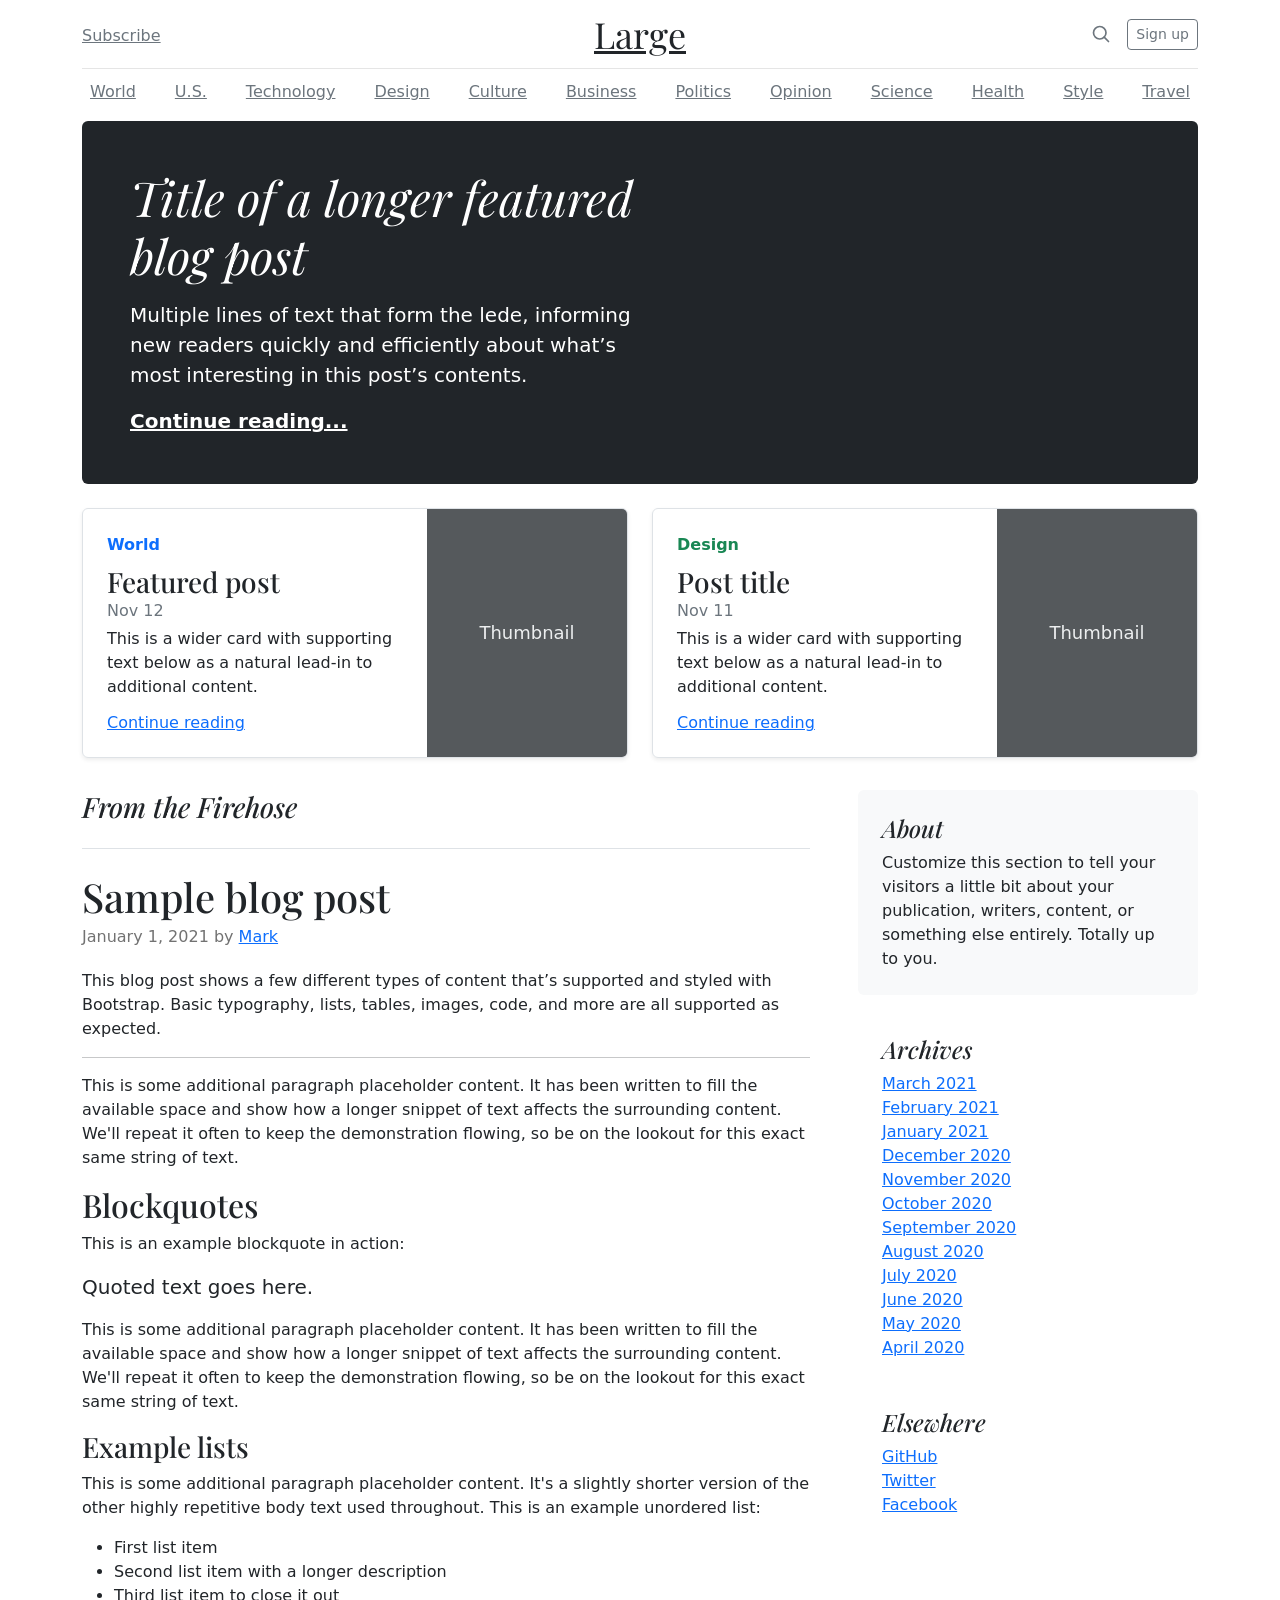
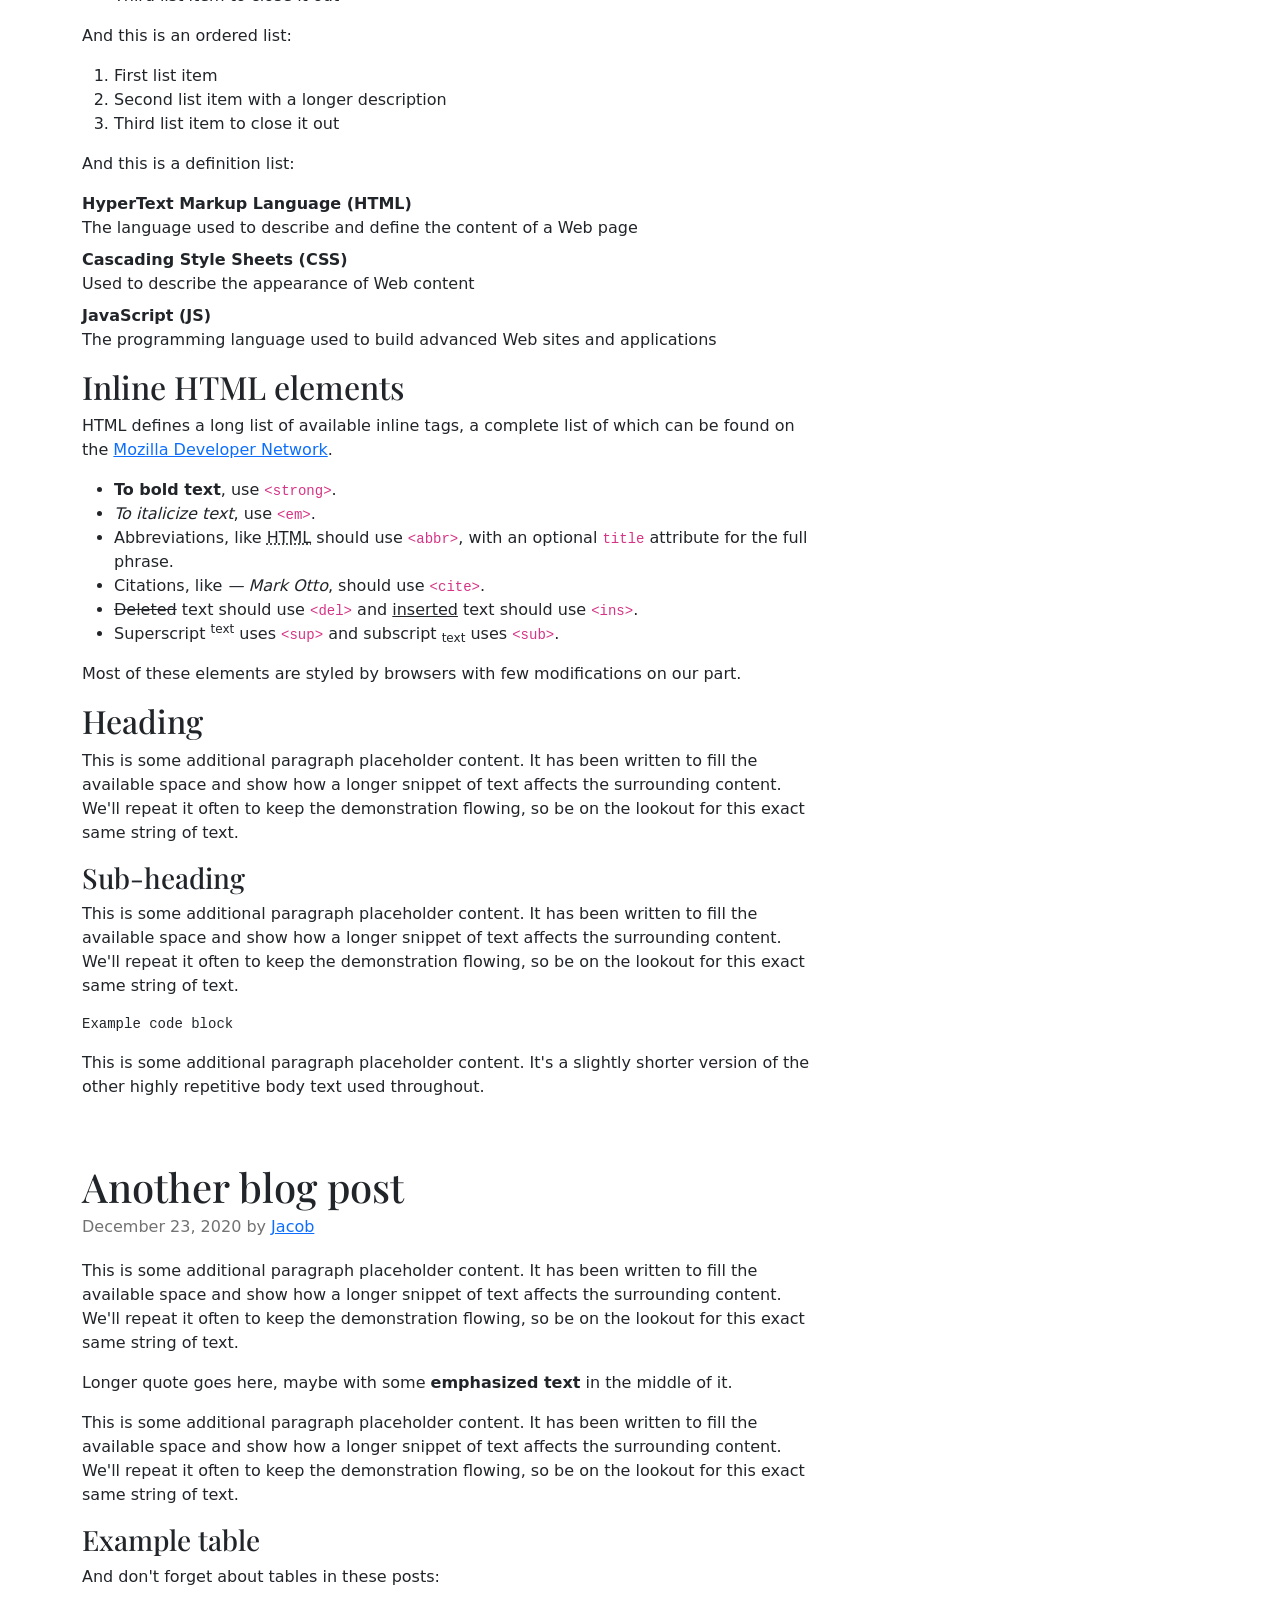
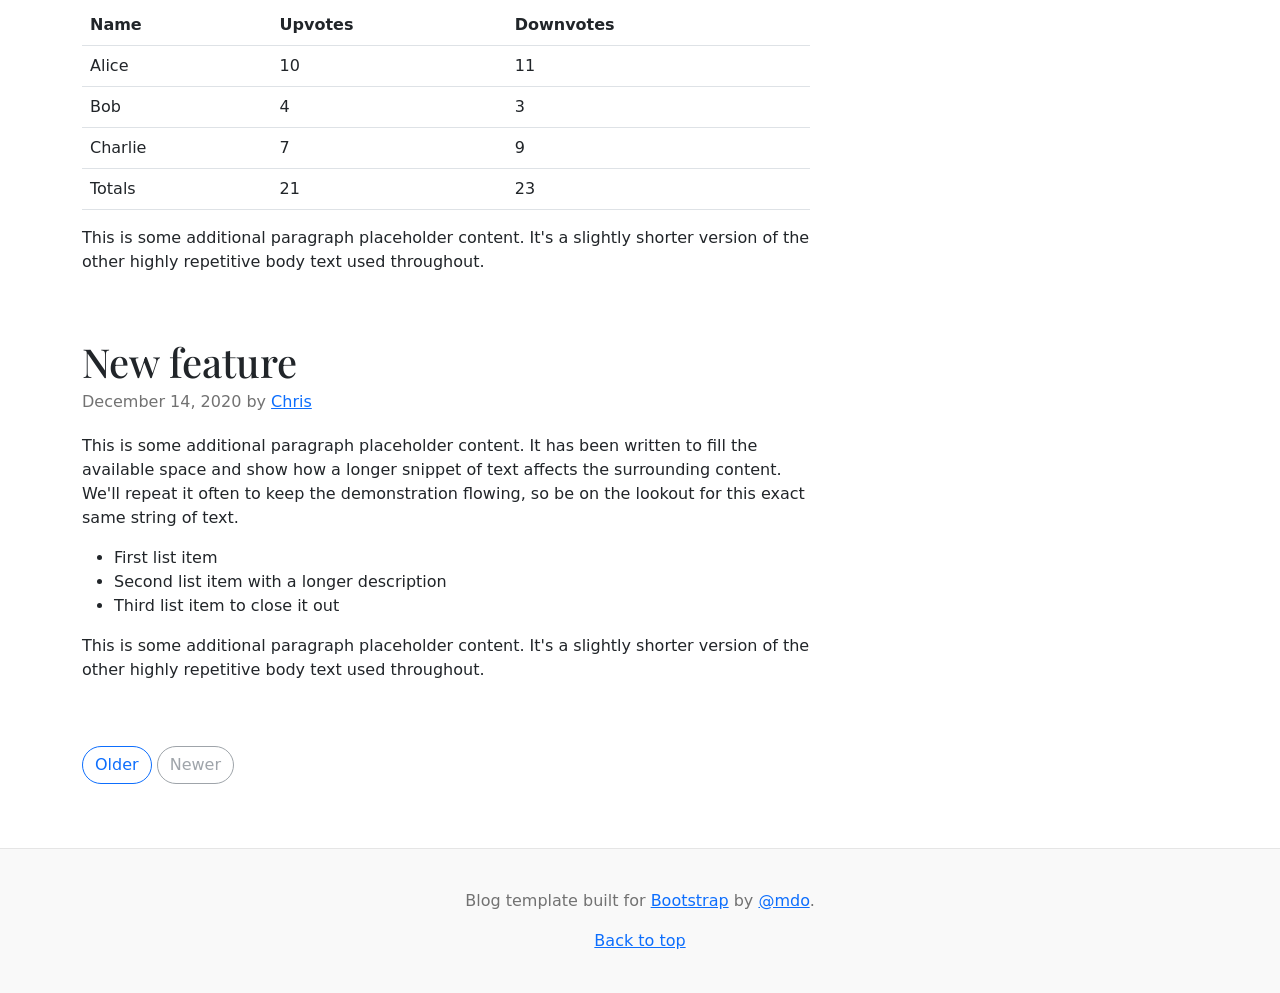
<file: Academy_Cinemas/bootstrap-5.2.3-examples/blog/index.html>
<!doctype html>
<html lang="en">
  <head>
    <meta charset="utf-8">
    <meta name="viewport" content="width=device-width, initial-scale=1">
    <meta name="description" content="">
    <meta name="author" content="Mark Otto, Jacob Thornton, and Bootstrap contributors">
    <meta name="generator" content="Hugo 0.104.2">
    <title>Blog Template · Bootstrap v5.2</title>

    <link rel="canonical" href="https://getbootstrap.com/docs/5.2/examples/blog/">

    

    

<link href="../assets/dist/css/bootstrap.min.css" rel="stylesheet">

    <style>
      .bd-placeholder-img {
        font-size: 1.125rem;
        text-anchor: middle;
        -webkit-user-select: none;
        -moz-user-select: none;
        user-select: none;
      }

      @media (min-width: 768px) {
        .bd-placeholder-img-lg {
          font-size: 3.5rem;
        }
      }

      .b-example-divider {
        height: 3rem;
        background-color: rgba(0, 0, 0, .1);
        border: solid rgba(0, 0, 0, .15);
        border-width: 1px 0;
        box-shadow: inset 0 .5em 1.5em rgba(0, 0, 0, .1), inset 0 .125em .5em rgba(0, 0, 0, .15);
      }

      .b-example-vr {
        flex-shrink: 0;
        width: 1.5rem;
        height: 100vh;
      }

      .bi {
        vertical-align: -.125em;
        fill: currentColor;
      }

      .nav-scroller {
        position: relative;
        z-index: 2;
        height: 2.75rem;
        overflow-y: hidden;
      }

      .nav-scroller .nav {
        display: flex;
        flex-wrap: nowrap;
        padding-bottom: 1rem;
        margin-top: -1px;
        overflow-x: auto;
        text-align: center;
        white-space: nowrap;
        -webkit-overflow-scrolling: touch;
      }
    </style>

    
    <!-- Custom styles for this template -->
    <link href="https://fonts.googleapis.com/css?family=Playfair&#43;Display:700,900&amp;display=swap" rel="stylesheet">
    <!-- Custom styles for this template -->
    <link href="blog.css" rel="stylesheet">
  </head>
  <body>
    
<div class="container">
  <header class="blog-header lh-1 py-3">
    <div class="row flex-nowrap justify-content-between align-items-center">
      <div class="col-4 pt-1">
        <a class="link-secondary" href="#">Subscribe</a>
      </div>
      <div class="col-4 text-center">
        <a class="blog-header-logo text-dark" href="#">Large</a>
      </div>
      <div class="col-4 d-flex justify-content-end align-items-center">
        <a class="link-secondary" href="#" aria-label="Search">
          <svg xmlns="http://www.w3.org/2000/svg" width="20" height="20" fill="none" stroke="currentColor" stroke-linecap="round" stroke-linejoin="round" stroke-width="2" class="mx-3" role="img" viewBox="0 0 24 24"><title>Search</title><circle cx="10.5" cy="10.5" r="7.5"/><path d="M21 21l-5.2-5.2"/></svg>
        </a>
        <a class="btn btn-sm btn-outline-secondary" href="#">Sign up</a>
      </div>
    </div>
  </header>

  <div class="nav-scroller py-1 mb-2">
    <nav class="nav d-flex justify-content-between">
      <a class="p-2 link-secondary" href="#">World</a>
      <a class="p-2 link-secondary" href="#">U.S.</a>
      <a class="p-2 link-secondary" href="#">Technology</a>
      <a class="p-2 link-secondary" href="#">Design</a>
      <a class="p-2 link-secondary" href="#">Culture</a>
      <a class="p-2 link-secondary" href="#">Business</a>
      <a class="p-2 link-secondary" href="#">Politics</a>
      <a class="p-2 link-secondary" href="#">Opinion</a>
      <a class="p-2 link-secondary" href="#">Science</a>
      <a class="p-2 link-secondary" href="#">Health</a>
      <a class="p-2 link-secondary" href="#">Style</a>
      <a class="p-2 link-secondary" href="#">Travel</a>
    </nav>
  </div>
</div>

<main class="container">
  <div class="p-4 p-md-5 mb-4 rounded text-bg-dark">
    <div class="col-md-6 px-0">
      <h1 class="display-4 fst-italic">Title of a longer featured blog post</h1>
      <p class="lead my-3">Multiple lines of text that form the lede, informing new readers quickly and efficiently about what’s most interesting in this post’s contents.</p>
      <p class="lead mb-0"><a href="#" class="text-white fw-bold">Continue reading...</a></p>
    </div>
  </div>

  <div class="row mb-2">
    <div class="col-md-6">
      <div class="row g-0 border rounded overflow-hidden flex-md-row mb-4 shadow-sm h-md-250 position-relative">
        <div class="col p-4 d-flex flex-column position-static">
          <strong class="d-inline-block mb-2 text-primary">World</strong>
          <h3 class="mb-0">Featured post</h3>
          <div class="mb-1 text-muted">Nov 12</div>
          <p class="card-text mb-auto">This is a wider card with supporting text below as a natural lead-in to additional content.</p>
          <a href="#" class="stretched-link">Continue reading</a>
        </div>
        <div class="col-auto d-none d-lg-block">
          <svg class="bd-placeholder-img" width="200" height="250" xmlns="http://www.w3.org/2000/svg" role="img" aria-label="Placeholder: Thumbnail" preserveAspectRatio="xMidYMid slice" focusable="false"><title>Placeholder</title><rect width="100%" height="100%" fill="#55595c"/><text x="50%" y="50%" fill="#eceeef" dy=".3em">Thumbnail</text></svg>

        </div>
      </div>
    </div>
    <div class="col-md-6">
      <div class="row g-0 border rounded overflow-hidden flex-md-row mb-4 shadow-sm h-md-250 position-relative">
        <div class="col p-4 d-flex flex-column position-static">
          <strong class="d-inline-block mb-2 text-success">Design</strong>
          <h3 class="mb-0">Post title</h3>
          <div class="mb-1 text-muted">Nov 11</div>
          <p class="mb-auto">This is a wider card with supporting text below as a natural lead-in to additional content.</p>
          <a href="#" class="stretched-link">Continue reading</a>
        </div>
        <div class="col-auto d-none d-lg-block">
          <svg class="bd-placeholder-img" width="200" height="250" xmlns="http://www.w3.org/2000/svg" role="img" aria-label="Placeholder: Thumbnail" preserveAspectRatio="xMidYMid slice" focusable="false"><title>Placeholder</title><rect width="100%" height="100%" fill="#55595c"/><text x="50%" y="50%" fill="#eceeef" dy=".3em">Thumbnail</text></svg>

        </div>
      </div>
    </div>
  </div>

  <div class="row g-5">
    <div class="col-md-8">
      <h3 class="pb-4 mb-4 fst-italic border-bottom">
        From the Firehose
      </h3>

      <article class="blog-post">
        <h2 class="blog-post-title mb-1">Sample blog post</h2>
        <p class="blog-post-meta">January 1, 2021 by <a href="#">Mark</a></p>

        <p>This blog post shows a few different types of content that’s supported and styled with Bootstrap. Basic typography, lists, tables, images, code, and more are all supported as expected.</p>
        <hr>
        <p>This is some additional paragraph placeholder content. It has been written to fill the available space and show how a longer snippet of text affects the surrounding content. We'll repeat it often to keep the demonstration flowing, so be on the lookout for this exact same string of text.</p>
        <h2>Blockquotes</h2>
        <p>This is an example blockquote in action:</p>
        <blockquote class="blockquote">
          <p>Quoted text goes here.</p>
        </blockquote>
        <p>This is some additional paragraph placeholder content. It has been written to fill the available space and show how a longer snippet of text affects the surrounding content. We'll repeat it often to keep the demonstration flowing, so be on the lookout for this exact same string of text.</p>
        <h3>Example lists</h3>
        <p>This is some additional paragraph placeholder content. It's a slightly shorter version of the other highly repetitive body text used throughout. This is an example unordered list:</p>
        <ul>
          <li>First list item</li>
          <li>Second list item with a longer description</li>
          <li>Third list item to close it out</li>
        </ul>
        <p>And this is an ordered list:</p>
        <ol>
          <li>First list item</li>
          <li>Second list item with a longer description</li>
          <li>Third list item to close it out</li>
        </ol>
        <p>And this is a definition list:</p>
        <dl>
          <dt>HyperText Markup Language (HTML)</dt>
          <dd>The language used to describe and define the content of a Web page</dd>
          <dt>Cascading Style Sheets (CSS)</dt>
          <dd>Used to describe the appearance of Web content</dd>
          <dt>JavaScript (JS)</dt>
          <dd>The programming language used to build advanced Web sites and applications</dd>
        </dl>
        <h2>Inline HTML elements</h2>
        <p>HTML defines a long list of available inline tags, a complete list of which can be found on the <a href="https://developer.mozilla.org/en-US/docs/Web/HTML/Element">Mozilla Developer Network</a>.</p>
        <ul>
          <li><strong>To bold text</strong>, use <code class="language-plaintext highlighter-rouge">&lt;strong&gt;</code>.</li>
          <li><em>To italicize text</em>, use <code class="language-plaintext highlighter-rouge">&lt;em&gt;</code>.</li>
          <li>Abbreviations, like <abbr title="HyperText Markup Language">HTML</abbr> should use <code class="language-plaintext highlighter-rouge">&lt;abbr&gt;</code>, with an optional <code class="language-plaintext highlighter-rouge">title</code> attribute for the full phrase.</li>
          <li>Citations, like <cite>— Mark Otto</cite>, should use <code class="language-plaintext highlighter-rouge">&lt;cite&gt;</code>.</li>
          <li><del>Deleted</del> text should use <code class="language-plaintext highlighter-rouge">&lt;del&gt;</code> and <ins>inserted</ins> text should use <code class="language-plaintext highlighter-rouge">&lt;ins&gt;</code>.</li>
          <li>Superscript <sup>text</sup> uses <code class="language-plaintext highlighter-rouge">&lt;sup&gt;</code> and subscript <sub>text</sub> uses <code class="language-plaintext highlighter-rouge">&lt;sub&gt;</code>.</li>
        </ul>
        <p>Most of these elements are styled by browsers with few modifications on our part.</p>
        <h2>Heading</h2>
        <p>This is some additional paragraph placeholder content. It has been written to fill the available space and show how a longer snippet of text affects the surrounding content. We'll repeat it often to keep the demonstration flowing, so be on the lookout for this exact same string of text.</p>
        <h3>Sub-heading</h3>
        <p>This is some additional paragraph placeholder content. It has been written to fill the available space and show how a longer snippet of text affects the surrounding content. We'll repeat it often to keep the demonstration flowing, so be on the lookout for this exact same string of text.</p>
        <pre><code>Example code block</code></pre>
        <p>This is some additional paragraph placeholder content. It's a slightly shorter version of the other highly repetitive body text used throughout.</p>
      </article>

      <article class="blog-post">
        <h2 class="blog-post-title mb-1">Another blog post</h2>
        <p class="blog-post-meta">December 23, 2020 by <a href="#">Jacob</a></p>

        <p>This is some additional paragraph placeholder content. It has been written to fill the available space and show how a longer snippet of text affects the surrounding content. We'll repeat it often to keep the demonstration flowing, so be on the lookout for this exact same string of text.</p>
        <blockquote>
          <p>Longer quote goes here, maybe with some <strong>emphasized text</strong> in the middle of it.</p>
        </blockquote>
        <p>This is some additional paragraph placeholder content. It has been written to fill the available space and show how a longer snippet of text affects the surrounding content. We'll repeat it often to keep the demonstration flowing, so be on the lookout for this exact same string of text.</p>
        <h3>Example table</h3>
        <p>And don't forget about tables in these posts:</p>
        <table class="table">
          <thead>
            <tr>
              <th>Name</th>
              <th>Upvotes</th>
              <th>Downvotes</th>
            </tr>
          </thead>
          <tbody>
            <tr>
              <td>Alice</td>
              <td>10</td>
              <td>11</td>
            </tr>
            <tr>
              <td>Bob</td>
              <td>4</td>
              <td>3</td>
            </tr>
            <tr>
              <td>Charlie</td>
              <td>7</td>
              <td>9</td>
            </tr>
          </tbody>
          <tfoot>
            <tr>
              <td>Totals</td>
              <td>21</td>
              <td>23</td>
            </tr>
          </tfoot>
        </table>

        <p>This is some additional paragraph placeholder content. It's a slightly shorter version of the other highly repetitive body text used throughout.</p>
      </article>

      <article class="blog-post">
        <h2 class="blog-post-title mb-1">New feature</h2>
        <p class="blog-post-meta">December 14, 2020 by <a href="#">Chris</a></p>

        <p>This is some additional paragraph placeholder content. It has been written to fill the available space and show how a longer snippet of text affects the surrounding content. We'll repeat it often to keep the demonstration flowing, so be on the lookout for this exact same string of text.</p>
        <ul>
          <li>First list item</li>
          <li>Second list item with a longer description</li>
          <li>Third list item to close it out</li>
        </ul>
        <p>This is some additional paragraph placeholder content. It's a slightly shorter version of the other highly repetitive body text used throughout.</p>
      </article>

      <nav class="blog-pagination" aria-label="Pagination">
        <a class="btn btn-outline-primary rounded-pill" href="#">Older</a>
        <a class="btn btn-outline-secondary rounded-pill disabled">Newer</a>
      </nav>

    </div>

    <div class="col-md-4">
      <div class="position-sticky" style="top: 2rem;">
        <div class="p-4 mb-3 bg-light rounded">
          <h4 class="fst-italic">About</h4>
          <p class="mb-0">Customize this section to tell your visitors a little bit about your publication, writers, content, or something else entirely. Totally up to you.</p>
        </div>

        <div class="p-4">
          <h4 class="fst-italic">Archives</h4>
          <ol class="list-unstyled mb-0">
            <li><a href="#">March 2021</a></li>
            <li><a href="#">February 2021</a></li>
            <li><a href="#">January 2021</a></li>
            <li><a href="#">December 2020</a></li>
            <li><a href="#">November 2020</a></li>
            <li><a href="#">October 2020</a></li>
            <li><a href="#">September 2020</a></li>
            <li><a href="#">August 2020</a></li>
            <li><a href="#">July 2020</a></li>
            <li><a href="#">June 2020</a></li>
            <li><a href="#">May 2020</a></li>
            <li><a href="#">April 2020</a></li>
          </ol>
        </div>

        <div class="p-4">
          <h4 class="fst-italic">Elsewhere</h4>
          <ol class="list-unstyled">
            <li><a href="#">GitHub</a></li>
            <li><a href="#">Twitter</a></li>
            <li><a href="#">Facebook</a></li>
          </ol>
        </div>
      </div>
    </div>
  </div>

</main>

<footer class="blog-footer">
  <p>Blog template built for <a href="https://getbootstrap.com/">Bootstrap</a> by <a href="https://twitter.com/mdo">@mdo</a>.</p>
  <p>
    <a href="#">Back to top</a>
  </p>
</footer>


    
  </body>
</html>
</file>
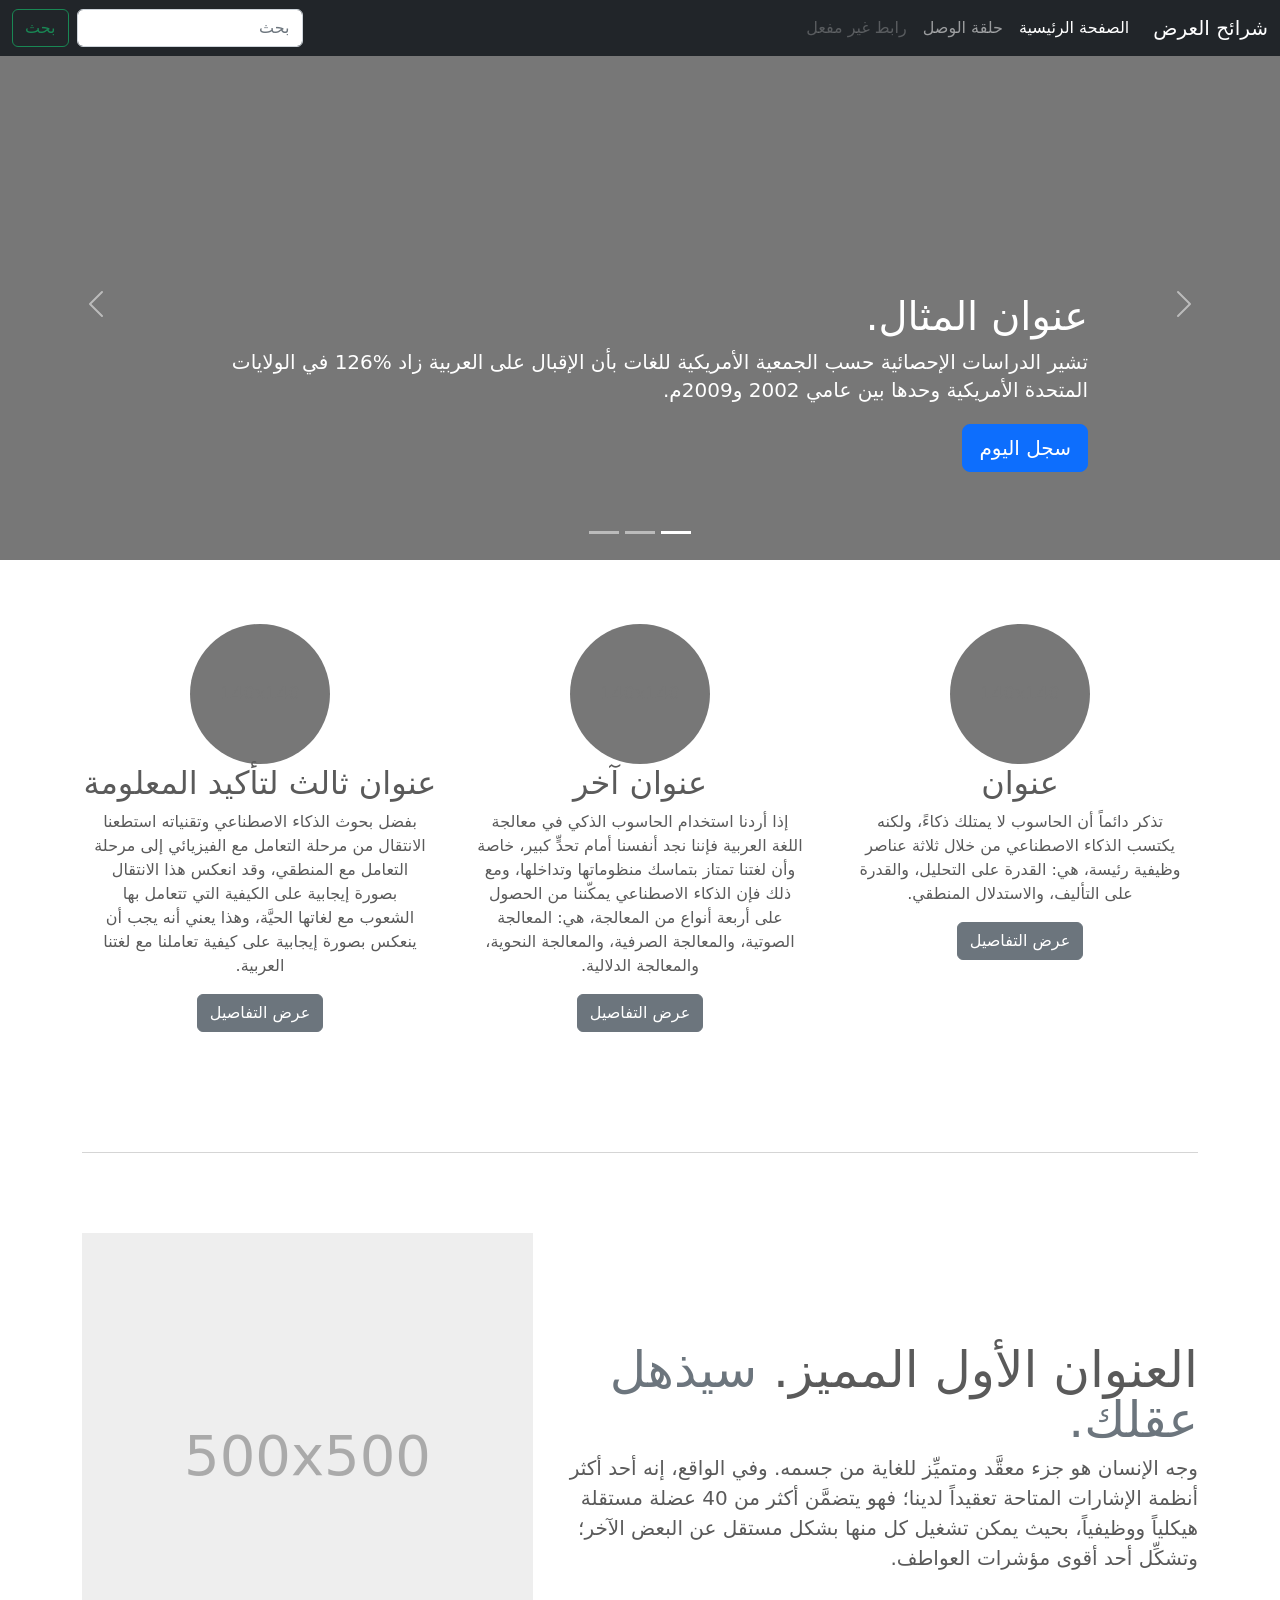
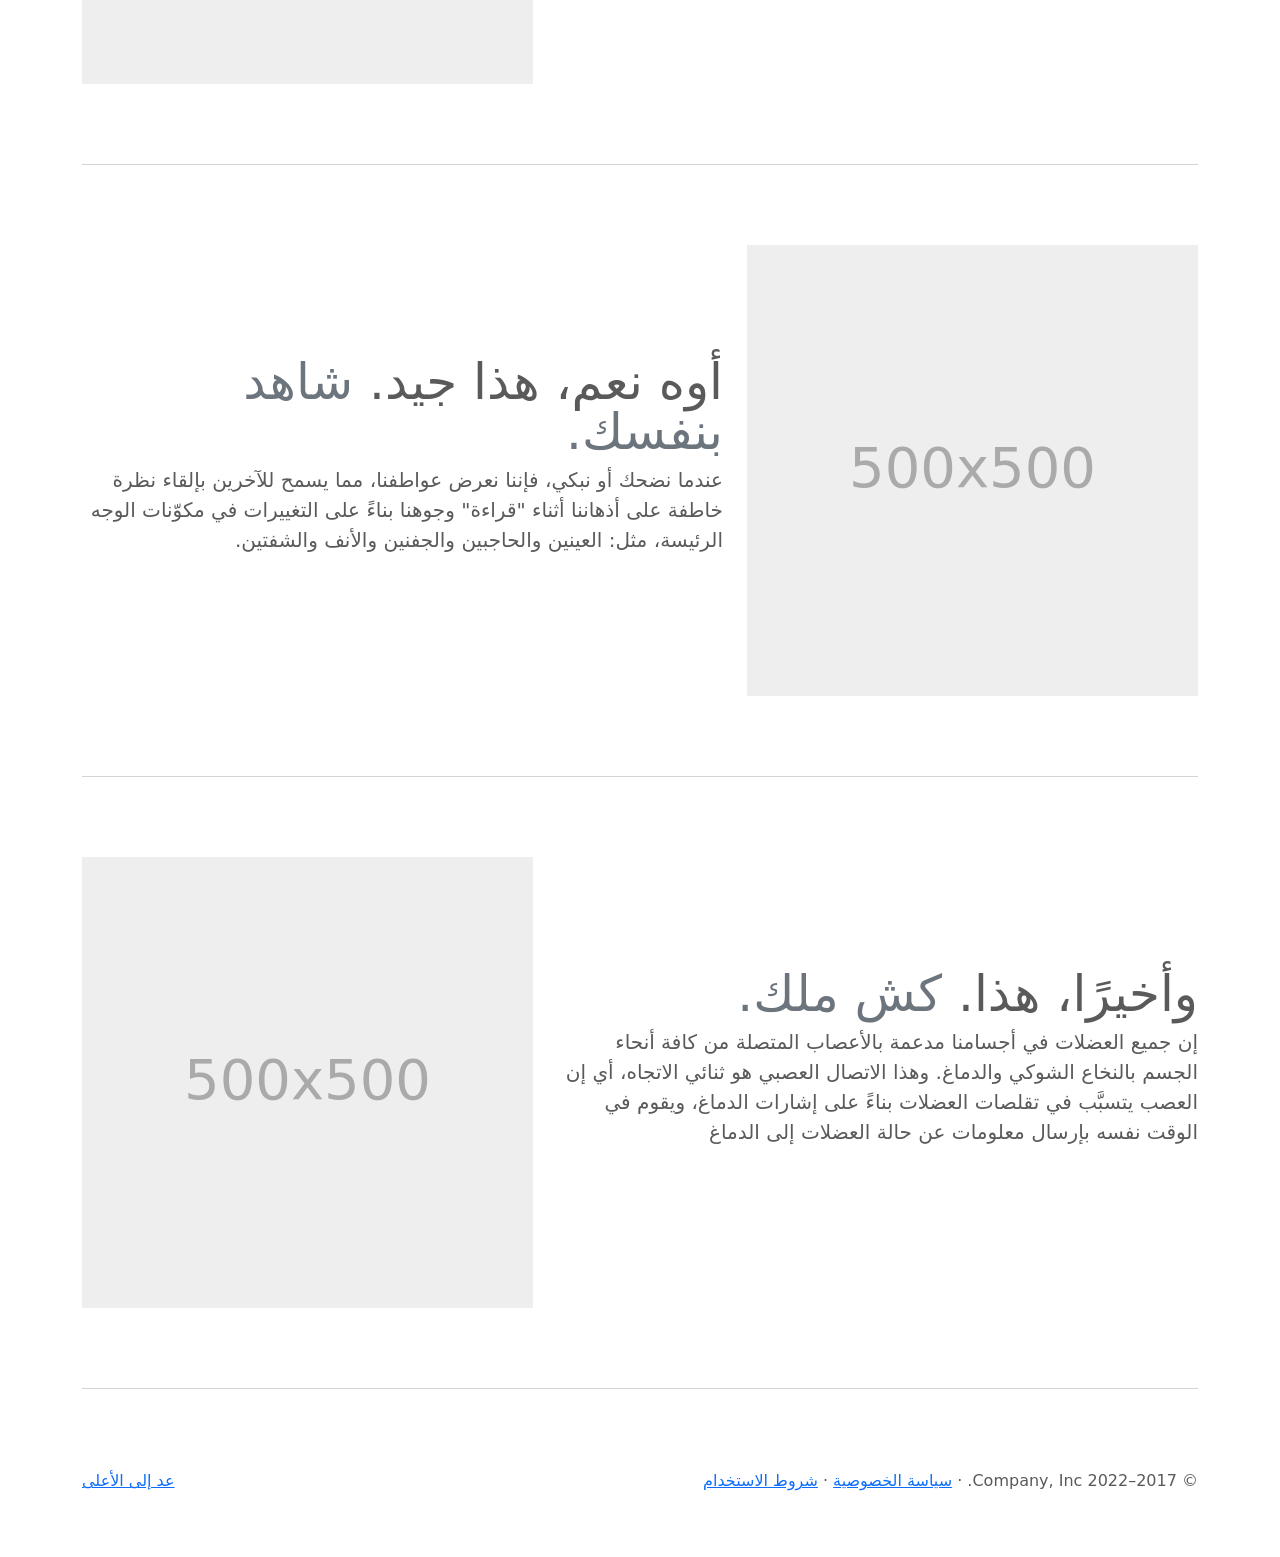
<file: Academy_Cinemas/bootstrap-5.2.3-examples/carousel-rtl/index.html>
<!doctype html>
<html lang="ar" dir="rtl">
  <head>
    <meta charset="utf-8">
    <meta name="viewport" content="width=device-width, initial-scale=1">
    <meta name="description" content="">
    <meta name="author" content="Mark Otto, Jacob Thornton, and Bootstrap contributors">
    <meta name="generator" content="Hugo 0.104.2">
    <title>قالب  شرائح العرض · Bootstrap v5.2</title>

    <link rel="canonical" href="https://getbootstrap.com/docs/5.2/examples/carousel-rtl/">

    

    

<link href="../assets/dist/css/bootstrap.rtl.min.css" rel="stylesheet">

    <style>
      .bd-placeholder-img {
        font-size: 1.125rem;
        text-anchor: middle;
        -webkit-user-select: none;
        -moz-user-select: none;
        user-select: none;
      }

      @media (min-width: 768px) {
        .bd-placeholder-img-lg {
          font-size: 3.5rem;
        }
      }

      .b-example-divider {
        height: 3rem;
        background-color: rgba(0, 0, 0, .1);
        border: solid rgba(0, 0, 0, .15);
        border-width: 1px 0;
        box-shadow: inset 0 .5em 1.5em rgba(0, 0, 0, .1), inset 0 .125em .5em rgba(0, 0, 0, .15);
      }

      .b-example-vr {
        flex-shrink: 0;
        width: 1.5rem;
        height: 100vh;
      }

      .bi {
        vertical-align: -.125em;
        fill: currentColor;
      }

      .nav-scroller {
        position: relative;
        z-index: 2;
        height: 2.75rem;
        overflow-y: hidden;
      }

      .nav-scroller .nav {
        display: flex;
        flex-wrap: nowrap;
        padding-bottom: 1rem;
        margin-top: -1px;
        overflow-x: auto;
        text-align: center;
        white-space: nowrap;
        -webkit-overflow-scrolling: touch;
      }
    </style>

    
    <!-- Custom styles for this template -->
    <link href="../carousel/carousel.rtl.css" rel="stylesheet">
  </head>
  <body>
    
<header>
  <nav class="navbar navbar-expand-md navbar-dark fixed-top bg-dark">
    <div class="container-fluid">
      <a class="navbar-brand" href="#">شرائح العرض</a>
      <button class="navbar-toggler" type="button" data-bs-toggle="collapse" data-bs-target="#navbarCollapse" aria-controls="navbarCollapse" aria-expanded="false" aria-label="تبديل التنقل">
        <span class="navbar-toggler-icon"></span>
      </button>
      <div class="collapse navbar-collapse" id="navbarCollapse">
        <ul class="navbar-nav me-auto mb-2 mb-md-0">
          <li class="nav-item">
            <a class="nav-link active" aria-current="page" href="#">الصفحة الرئيسية</a>
          </li>
          <li class="nav-item">
            <a class="nav-link" href="#">حلقة الوصل</a>
          </li>
          <li class="nav-item">
            <a class="nav-link disabled">رابط غير مفعل</a>
          </li>
        </ul>
        <form class="d-flex" role="search">
          <input class="form-control me-2" type="search" placeholder="بحث" aria-label="بحث">
          <button class="btn btn-outline-success" type="submit">بحث</button>
        </form>
      </div>
    </div>
  </nav>
</header>

<main>

  <div id="myCarousel" class="carousel slide" data-bs-ride="carousel">
    <div class="carousel-indicators">
      <button type="button" data-bs-target="#myCarousel" data-bs-slide-to="0" class="active" aria-current="true" aria-label="Slide 1"></button>
      <button type="button" data-bs-target="#myCarousel" data-bs-slide-to="1" aria-label="Slide 2"></button>
      <button type="button" data-bs-target="#myCarousel" data-bs-slide-to="2" aria-label="Slide 3"></button>
    </div>
    <div class="carousel-inner">
      <div class="carousel-item active">
        <svg class="bd-placeholder-img" width="100%" height="100%" xmlns="http://www.w3.org/2000/svg" aria-hidden="true" preserveAspectRatio="xMidYMid slice" focusable="false"><rect width="100%" height="100%" fill="#777"/></svg>

        <div class="container">
          <div class="carousel-caption text-start">
            <h1>عنوان المثال.</h1>
            <p>تشير الدراسات الإحصائية حسب الجمعية الأمريكية للغات بأن الإقبال على العربية زاد %126 في الولايات المتحدة الأمريكية وحدها بين عامي 2002 و2009م.</p>
            <p><a class="btn btn-lg btn-primary" href="#">سجل اليوم</a></p>
          </div>
        </div>
      </div>
      <div class="carousel-item">
        <svg class="bd-placeholder-img" width="100%" height="100%" xmlns="http://www.w3.org/2000/svg" aria-hidden="true" preserveAspectRatio="xMidYMid slice" focusable="false"><rect width="100%" height="100%" fill="#777"/></svg>

        <div class="container">
          <div class="carousel-caption">
            <h1>عنوان مثال آخر.</h1>
            <p>حسب المجلس الثقافي البريطاني فإن تعليم الإنجليزية داخل بريطانيا يسهم في تعزيز اقتصادها بما يتجاوز ملياري جنيه سنوياً، كما أنه وفر أكثر من 26 ألف وظيفة.</p>
            <p><a class="btn btn-lg btn-primary" href="#">أعرف أكثر</a></p>
          </div>
        </div>
      </div>
      <div class="carousel-item">
        <svg class="bd-placeholder-img" width="100%" height="100%" xmlns="http://www.w3.org/2000/svg" aria-hidden="true" preserveAspectRatio="xMidYMid slice" focusable="false"><rect width="100%" height="100%" fill="#777"/></svg>

        <div class="container">
          <div class="carousel-caption text-end">
            <h1>واحد أكثر لقياس جيد.</h1>
            <p>الإحصاءات لحجم الاستثمار اللغوي خارج بريطانيا تتفاوت من سنة لأخرى إلا أن المدير التنفيذي للمجلس الثقافي البريطاني إدي بايرز يرى أن استثمار تعليم الإنجليزية في الخارج لا يحسب على المستوى المالي فحسب بل على المستوى السياسي أيضاً.</p>
            <p><a class="btn btn-lg btn-primary" href="#">تصفح المعرض</a></p>
          </div>
        </div>
      </div>
    </div>
    <button class="carousel-control-prev" type="button" data-bs-target="#myCarousel" data-bs-slide="prev">
      <span class="carousel-control-prev-icon" aria-hidden="true"></span>
      <span class="visually-hidden">السابق</span>
    </button>
    <button class="carousel-control-next" type="button" data-bs-target="#myCarousel" data-bs-slide="next">
      <span class="carousel-control-next-icon" aria-hidden="true"></span>
      <span class="visually-hidden">التالي</span>
    </button>
  </div>


  <!-- Marketing messaging and featurettes
  ================================================== -->
  <!-- Wrap the rest of the page in another container to center all the content. -->

  <div class="container marketing">

    <!-- Three columns of text below the carousel -->
    <div class="row">
      <div class="col-lg-4">
        <svg class="bd-placeholder-img rounded-circle" width="140" height="140" xmlns="http://www.w3.org/2000/svg" role="img" aria-label="Placeholder: 140x140" preserveAspectRatio="xMidYMid slice" focusable="false"><title>Placeholder</title><rect width="100%" height="100%" fill="#777"/><text x="50%" y="50%" fill="#777" dy=".3em">140x140</text></svg>

        <h2 class="fw-normal">عنوان</h2>
        <p>تذكر دائماً أن الحاسوب لا يمتلك ذكاءً، ولكنه يكتسب الذكاء الاصطناعي من خلال ثلاثة عناصر وظيفية رئيسة، هي: القدرة على التحليل، والقدرة على التأليف، والاستدلال المنطقي.</p>
        <p><a class="btn btn-secondary" href="#">عرض التفاصيل</a></p>
      </div><!-- /.col-lg-4 -->
      <div class="col-lg-4">
        <svg class="bd-placeholder-img rounded-circle" width="140" height="140" xmlns="http://www.w3.org/2000/svg" role="img" aria-label="Placeholder: 140x140" preserveAspectRatio="xMidYMid slice" focusable="false"><title>Placeholder</title><rect width="100%" height="100%" fill="#777"/><text x="50%" y="50%" fill="#777" dy=".3em">140x140</text></svg>

        <h2 class="fw-normal">عنوان آخر</h2>
        <p>إذا أردنا استخدام الحاسوب الذكي في معالجة اللغة العربية فإننا نجد أنفسنا أمام تحدٍّ كبير، خاصة وأن لغتنا تمتاز بتماسك منظوماتها وتداخلها، ومع ذلك فإن الذكاء الاصطناعي يمكّننا من الحصول على أربعة أنواع من المعالجة، هي: المعالجة الصوتية، والمعالجة الصرفية، والمعالجة النحوية، والمعالجة الدلالية.</p>
        <p><a class="btn btn-secondary" href="#">عرض التفاصيل</a></p>
      </div><!-- /.col-lg-4 -->
      <div class="col-lg-4">
        <svg class="bd-placeholder-img rounded-circle" width="140" height="140" xmlns="http://www.w3.org/2000/svg" role="img" aria-label="Placeholder: 140x140" preserveAspectRatio="xMidYMid slice" focusable="false"><title>Placeholder</title><rect width="100%" height="100%" fill="#777"/><text x="50%" y="50%" fill="#777" dy=".3em">140x140</text></svg>

        <h2 class="fw-normal">عنوان ثالث لتأكيد المعلومة</h2>
        <p>بفضل بحوث الذكاء الاصطناعي وتقنياته استطعنا الانتقال من مرحلة التعامل مع الفيزيائي إلى مرحلة التعامل مع المنطقي، وقد انعكس هذا الانتقال بصورة إيجابية على الكيفية التي تتعامل بها الشعوب مع لغاتها الحيَّة، وهذا يعني أنه يجب أن ينعكس بصورة إيجابية على كيفية تعاملنا مع لغتنا العربية.</p>
        <p><a class="btn btn-secondary" href="#">عرض التفاصيل</a></p>
      </div><!-- /.col-lg-4 -->
    </div><!-- /.row -->


    <!-- START THE FEATURETTES -->

    <hr class="featurette-divider">

    <div class="row featurette">
      <div class="col-md-7">
        <h2 class="featurette-heading fw-normal lh-1">العنوان الأول المميز. <span class="text-muted"> سيذهل عقلك. </span></h2>
        <p class="lead">وجه الإنسان هو جزء معقَّد ومتميِّز للغاية من جسمه. وفي الواقع، إنه أحد أكثر أنظمة الإشارات المتاحة تعقيداً لدينا؛ فهو يتضمَّن أكثر من 40 عضلة مستقلة هيكلياً ووظيفياً، بحيث يمكن تشغيل كل منها بشكل مستقل عن البعض الآخر؛ وتشكِّل أحد أقوى مؤشرات العواطف.</p>
      </div>
      <div class="col-md-5">
        <svg class="bd-placeholder-img bd-placeholder-img-lg featurette-image img-fluid mx-auto" width="500" height="500" xmlns="http://www.w3.org/2000/svg" role="img" aria-label="Placeholder: 500x500" preserveAspectRatio="xMidYMid slice" focusable="false"><title>Placeholder</title><rect width="100%" height="100%" fill="#eee"/><text x="50%" y="50%" fill="#aaa" dy=".3em">500x500</text></svg>

      </div>
    </div>

    <hr class="featurette-divider">

    <div class="row featurette">
      <div class="col-md-7 order-md-2">
        <h2 class="featurette-heading fw-normal lh-1">أوه نعم، هذا جيد. <span class="text-muted"> شاهد بنفسك. </span></h2>
        <p class="lead">عندما نضحك أو نبكي، فإننا نعرض عواطفنا، مما يسمح للآخرين بإلقاء نظرة خاطفة على أذهاننا أثناء "قراءة" وجوهنا بناءً على التغييرات في مكوّنات الوجه الرئيسة، مثل: العينين والحاجبين والجفنين والأنف والشفتين.</p>
      </div>
      <div class="col-md-5 order-md-1">
        <svg class="bd-placeholder-img bd-placeholder-img-lg featurette-image img-fluid mx-auto" width="500" height="500" xmlns="http://www.w3.org/2000/svg" role="img" aria-label="Placeholder: 500x500" preserveAspectRatio="xMidYMid slice" focusable="false"><title>Placeholder</title><rect width="100%" height="100%" fill="#eee"/><text x="50%" y="50%" fill="#aaa" dy=".3em">500x500</text></svg>

      </div>
    </div>

    <hr class="featurette-divider">

    <div class="row featurette">
      <div class="col-md-7">
        <h2 class="featurette-heading fw-normal lh-1">وأخيرًا، هذا. <span class="text-muted"> كش ملك. </span></h2>
        <p class="lead">إن جميع العضلات في أجسامنا مدعمة بالأعصاب المتصلة من كافة أنحاء الجسم بالنخاع الشوكي والدماغ. وهذا الاتصال العصبي هو ثنائي الاتجاه، أي إن العصب يتسبَّب في تقلصات العضلات بناءً على إشارات الدماغ، ويقوم في الوقت نفسه بإرسال معلومات عن حالة العضلات إلى الدماغ</p>
      </div>
      <div class="col-md-5">
        <svg class="bd-placeholder-img bd-placeholder-img-lg featurette-image img-fluid mx-auto" width="500" height="500" xmlns="http://www.w3.org/2000/svg" role="img" aria-label="Placeholder: 500x500" preserveAspectRatio="xMidYMid slice" focusable="false"><title>Placeholder</title><rect width="100%" height="100%" fill="#eee"/><text x="50%" y="50%" fill="#aaa" dy=".3em">500x500</text></svg>

      </div>
    </div>

    <hr class="featurette-divider">

    <!-- /END THE FEATURETTES -->

  </div><!-- /.container -->


  <!-- FOOTER -->
  <footer class="container">
    <p class="float-end"><a href="#">عد إلى الأعلى</a></p>
    <p>&copy; 2017–2022 Company, Inc. &middot; <a href="#">سياسة الخصوصية</a> &middot; <a href="#">شروط الاستخدام</a></p>
  </footer>
</main>


    <script src="../assets/dist/js/bootstrap.bundle.min.js"></script>

      
  </body>
</html>
</file>
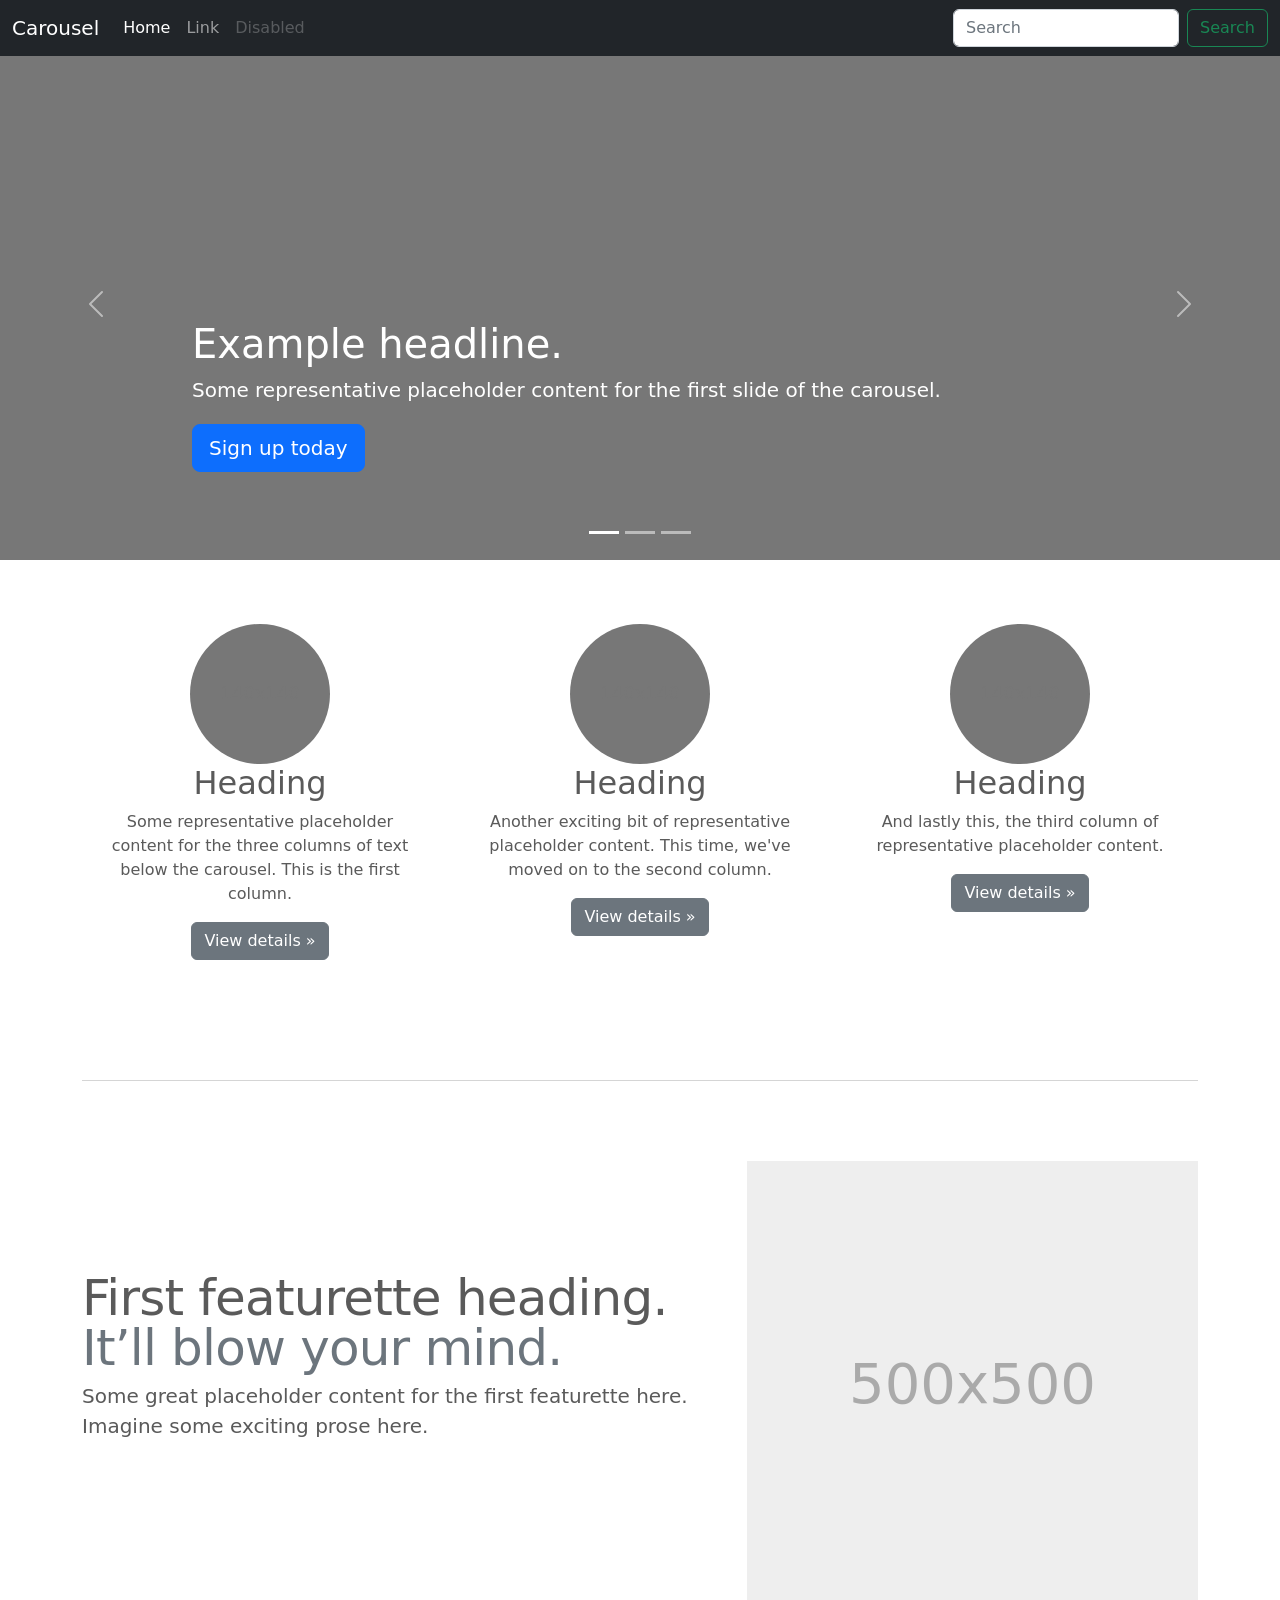
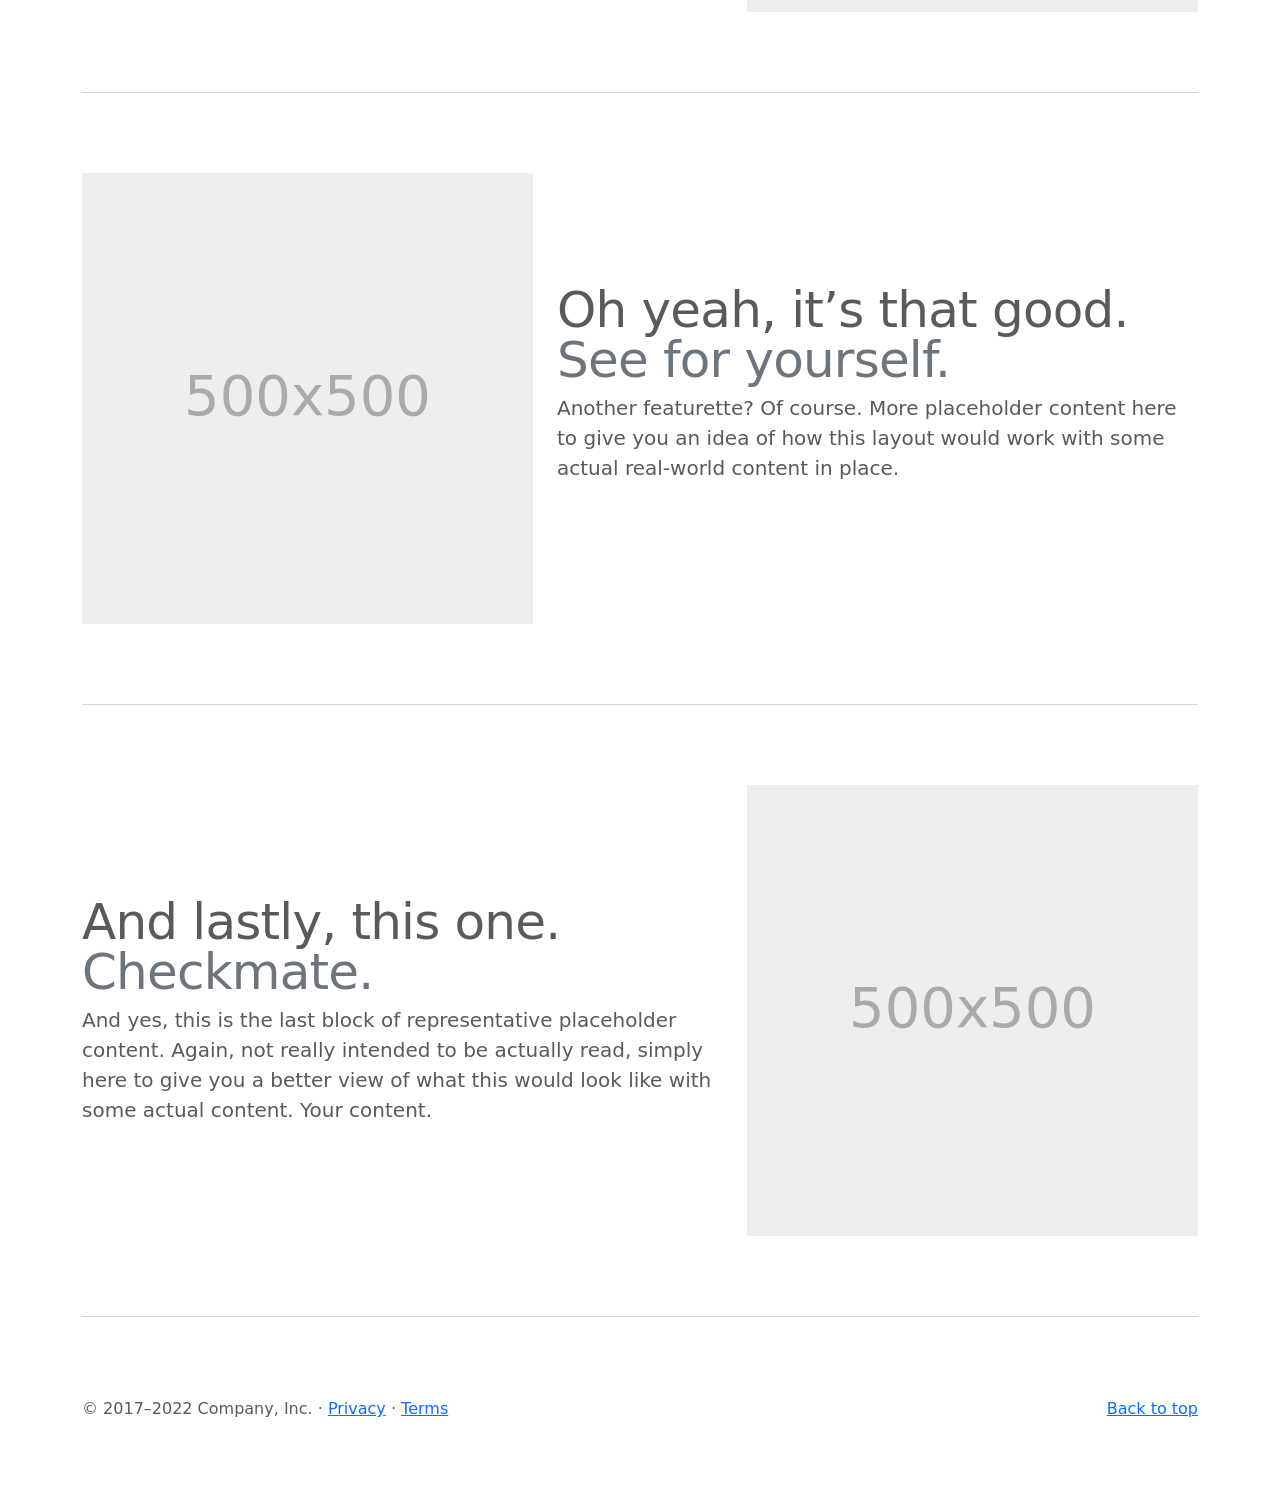
<file: Academy_Cinemas/bootstrap-5.2.3-examples/carousel/index.html>
<!doctype html>
<html lang="en">
  <head>
    <meta charset="utf-8">
    <meta name="viewport" content="width=device-width, initial-scale=1">
    <meta name="description" content="">
    <meta name="author" content="Mark Otto, Jacob Thornton, and Bootstrap contributors">
    <meta name="generator" content="Hugo 0.104.2">
    <title>Carousel Template · Bootstrap v5.2</title>

    <link rel="canonical" href="https://getbootstrap.com/docs/5.2/examples/carousel/">

    

    

<link href="../assets/dist/css/bootstrap.min.css" rel="stylesheet">

    <style>
      .bd-placeholder-img {
        font-size: 1.125rem;
        text-anchor: middle;
        -webkit-user-select: none;
        -moz-user-select: none;
        user-select: none;
      }

      @media (min-width: 768px) {
        .bd-placeholder-img-lg {
          font-size: 3.5rem;
        }
      }

      .b-example-divider {
        height: 3rem;
        background-color: rgba(0, 0, 0, .1);
        border: solid rgba(0, 0, 0, .15);
        border-width: 1px 0;
        box-shadow: inset 0 .5em 1.5em rgba(0, 0, 0, .1), inset 0 .125em .5em rgba(0, 0, 0, .15);
      }

      .b-example-vr {
        flex-shrink: 0;
        width: 1.5rem;
        height: 100vh;
      }

      .bi {
        vertical-align: -.125em;
        fill: currentColor;
      }

      .nav-scroller {
        position: relative;
        z-index: 2;
        height: 2.75rem;
        overflow-y: hidden;
      }

      .nav-scroller .nav {
        display: flex;
        flex-wrap: nowrap;
        padding-bottom: 1rem;
        margin-top: -1px;
        overflow-x: auto;
        text-align: center;
        white-space: nowrap;
        -webkit-overflow-scrolling: touch;
      }
    </style>

    
    <!-- Custom styles for this template -->
    <link href="carousel.css" rel="stylesheet">
  </head>
  <body>
    
<header>
  <nav class="navbar navbar-expand-md navbar-dark fixed-top bg-dark">
    <div class="container-fluid">
      <a class="navbar-brand" href="#">Carousel</a>
      <button class="navbar-toggler" type="button" data-bs-toggle="collapse" data-bs-target="#navbarCollapse" aria-controls="navbarCollapse" aria-expanded="false" aria-label="Toggle navigation">
        <span class="navbar-toggler-icon"></span>
      </button>
      <div class="collapse navbar-collapse" id="navbarCollapse">
        <ul class="navbar-nav me-auto mb-2 mb-md-0">
          <li class="nav-item">
            <a class="nav-link active" aria-current="page" href="#">Home</a>
          </li>
          <li class="nav-item">
            <a class="nav-link" href="#">Link</a>
          </li>
          <li class="nav-item">
            <a class="nav-link disabled">Disabled</a>
          </li>
        </ul>
        <form class="d-flex" role="search">
          <input class="form-control me-2" type="search" placeholder="Search" aria-label="Search">
          <button class="btn btn-outline-success" type="submit">Search</button>
        </form>
      </div>
    </div>
  </nav>
</header>

<main>

  <div id="myCarousel" class="carousel slide" data-bs-ride="carousel">
    <div class="carousel-indicators">
      <button type="button" data-bs-target="#myCarousel" data-bs-slide-to="0" class="active" aria-current="true" aria-label="Slide 1"></button>
      <button type="button" data-bs-target="#myCarousel" data-bs-slide-to="1" aria-label="Slide 2"></button>
      <button type="button" data-bs-target="#myCarousel" data-bs-slide-to="2" aria-label="Slide 3"></button>
    </div>
    <div class="carousel-inner">
      <div class="carousel-item active">
        <svg class="bd-placeholder-img" width="100%" height="100%" xmlns="http://www.w3.org/2000/svg" aria-hidden="true" preserveAspectRatio="xMidYMid slice" focusable="false"><rect width="100%" height="100%" fill="#777"/></svg>

        <div class="container">
          <div class="carousel-caption text-start">
            <h1>Example headline.</h1>
            <p>Some representative placeholder content for the first slide of the carousel.</p>
            <p><a class="btn btn-lg btn-primary" href="#">Sign up today</a></p>
          </div>
        </div>
      </div>
      <div class="carousel-item">
        <svg class="bd-placeholder-img" width="100%" height="100%" xmlns="http://www.w3.org/2000/svg" aria-hidden="true" preserveAspectRatio="xMidYMid slice" focusable="false"><rect width="100%" height="100%" fill="#777"/></svg>

        <div class="container">
          <div class="carousel-caption">
            <h1>Another example headline.</h1>
            <p>Some representative placeholder content for the second slide of the carousel.</p>
            <p><a class="btn btn-lg btn-primary" href="#">Learn more</a></p>
          </div>
        </div>
      </div>
      <div class="carousel-item">
        <svg class="bd-placeholder-img" width="100%" height="100%" xmlns="http://www.w3.org/2000/svg" aria-hidden="true" preserveAspectRatio="xMidYMid slice" focusable="false"><rect width="100%" height="100%" fill="#777"/></svg>

        <div class="container">
          <div class="carousel-caption text-end">
            <h1>One more for good measure.</h1>
            <p>Some representative placeholder content for the third slide of this carousel.</p>
            <p><a class="btn btn-lg btn-primary" href="#">Browse gallery</a></p>
          </div>
        </div>
      </div>
    </div>
    <button class="carousel-control-prev" type="button" data-bs-target="#myCarousel" data-bs-slide="prev">
      <span class="carousel-control-prev-icon" aria-hidden="true"></span>
      <span class="visually-hidden">Previous</span>
    </button>
    <button class="carousel-control-next" type="button" data-bs-target="#myCarousel" data-bs-slide="next">
      <span class="carousel-control-next-icon" aria-hidden="true"></span>
      <span class="visually-hidden">Next</span>
    </button>
  </div>


  <!-- Marketing messaging and featurettes
  ================================================== -->
  <!-- Wrap the rest of the page in another container to center all the content. -->

  <div class="container marketing">

    <!-- Three columns of text below the carousel -->
    <div class="row">
      <div class="col-lg-4">
        <svg class="bd-placeholder-img rounded-circle" width="140" height="140" xmlns="http://www.w3.org/2000/svg" role="img" aria-label="Placeholder: 140x140" preserveAspectRatio="xMidYMid slice" focusable="false"><title>Placeholder</title><rect width="100%" height="100%" fill="#777"/><text x="50%" y="50%" fill="#777" dy=".3em">140x140</text></svg>

        <h2 class="fw-normal">Heading</h2>
        <p>Some representative placeholder content for the three columns of text below the carousel. This is the first column.</p>
        <p><a class="btn btn-secondary" href="#">View details &raquo;</a></p>
      </div><!-- /.col-lg-4 -->
      <div class="col-lg-4">
        <svg class="bd-placeholder-img rounded-circle" width="140" height="140" xmlns="http://www.w3.org/2000/svg" role="img" aria-label="Placeholder: 140x140" preserveAspectRatio="xMidYMid slice" focusable="false"><title>Placeholder</title><rect width="100%" height="100%" fill="#777"/><text x="50%" y="50%" fill="#777" dy=".3em">140x140</text></svg>

        <h2 class="fw-normal">Heading</h2>
        <p>Another exciting bit of representative placeholder content. This time, we've moved on to the second column.</p>
        <p><a class="btn btn-secondary" href="#">View details &raquo;</a></p>
      </div><!-- /.col-lg-4 -->
      <div class="col-lg-4">
        <svg class="bd-placeholder-img rounded-circle" width="140" height="140" xmlns="http://www.w3.org/2000/svg" role="img" aria-label="Placeholder: 140x140" preserveAspectRatio="xMidYMid slice" focusable="false"><title>Placeholder</title><rect width="100%" height="100%" fill="#777"/><text x="50%" y="50%" fill="#777" dy=".3em">140x140</text></svg>

        <h2 class="fw-normal">Heading</h2>
        <p>And lastly this, the third column of representative placeholder content.</p>
        <p><a class="btn btn-secondary" href="#">View details &raquo;</a></p>
      </div><!-- /.col-lg-4 -->
    </div><!-- /.row -->


    <!-- START THE FEATURETTES -->

    <hr class="featurette-divider">

    <div class="row featurette">
      <div class="col-md-7">
        <h2 class="featurette-heading fw-normal lh-1">First featurette heading. <span class="text-muted">It’ll blow your mind.</span></h2>
        <p class="lead">Some great placeholder content for the first featurette here. Imagine some exciting prose here.</p>
      </div>
      <div class="col-md-5">
        <svg class="bd-placeholder-img bd-placeholder-img-lg featurette-image img-fluid mx-auto" width="500" height="500" xmlns="http://www.w3.org/2000/svg" role="img" aria-label="Placeholder: 500x500" preserveAspectRatio="xMidYMid slice" focusable="false"><title>Placeholder</title><rect width="100%" height="100%" fill="#eee"/><text x="50%" y="50%" fill="#aaa" dy=".3em">500x500</text></svg>

      </div>
    </div>

    <hr class="featurette-divider">

    <div class="row featurette">
      <div class="col-md-7 order-md-2">
        <h2 class="featurette-heading fw-normal lh-1">Oh yeah, it’s that good. <span class="text-muted">See for yourself.</span></h2>
        <p class="lead">Another featurette? Of course. More placeholder content here to give you an idea of how this layout would work with some actual real-world content in place.</p>
      </div>
      <div class="col-md-5 order-md-1">
        <svg class="bd-placeholder-img bd-placeholder-img-lg featurette-image img-fluid mx-auto" width="500" height="500" xmlns="http://www.w3.org/2000/svg" role="img" aria-label="Placeholder: 500x500" preserveAspectRatio="xMidYMid slice" focusable="false"><title>Placeholder</title><rect width="100%" height="100%" fill="#eee"/><text x="50%" y="50%" fill="#aaa" dy=".3em">500x500</text></svg>

      </div>
    </div>

    <hr class="featurette-divider">

    <div class="row featurette">
      <div class="col-md-7">
        <h2 class="featurette-heading fw-normal lh-1">And lastly, this one. <span class="text-muted">Checkmate.</span></h2>
        <p class="lead">And yes, this is the last block of representative placeholder content. Again, not really intended to be actually read, simply here to give you a better view of what this would look like with some actual content. Your content.</p>
      </div>
      <div class="col-md-5">
        <svg class="bd-placeholder-img bd-placeholder-img-lg featurette-image img-fluid mx-auto" width="500" height="500" xmlns="http://www.w3.org/2000/svg" role="img" aria-label="Placeholder: 500x500" preserveAspectRatio="xMidYMid slice" focusable="false"><title>Placeholder</title><rect width="100%" height="100%" fill="#eee"/><text x="50%" y="50%" fill="#aaa" dy=".3em">500x500</text></svg>

      </div>
    </div>

    <hr class="featurette-divider">

    <!-- /END THE FEATURETTES -->

  </div><!-- /.container -->


  <!-- FOOTER -->
  <footer class="container">
    <p class="float-end"><a href="#">Back to top</a></p>
    <p>&copy; 2017–2022 Company, Inc. &middot; <a href="#">Privacy</a> &middot; <a href="#">Terms</a></p>
  </footer>
</main>


    <script src="../assets/dist/js/bootstrap.bundle.min.js"></script>

      
  </body>
</html>
</file>
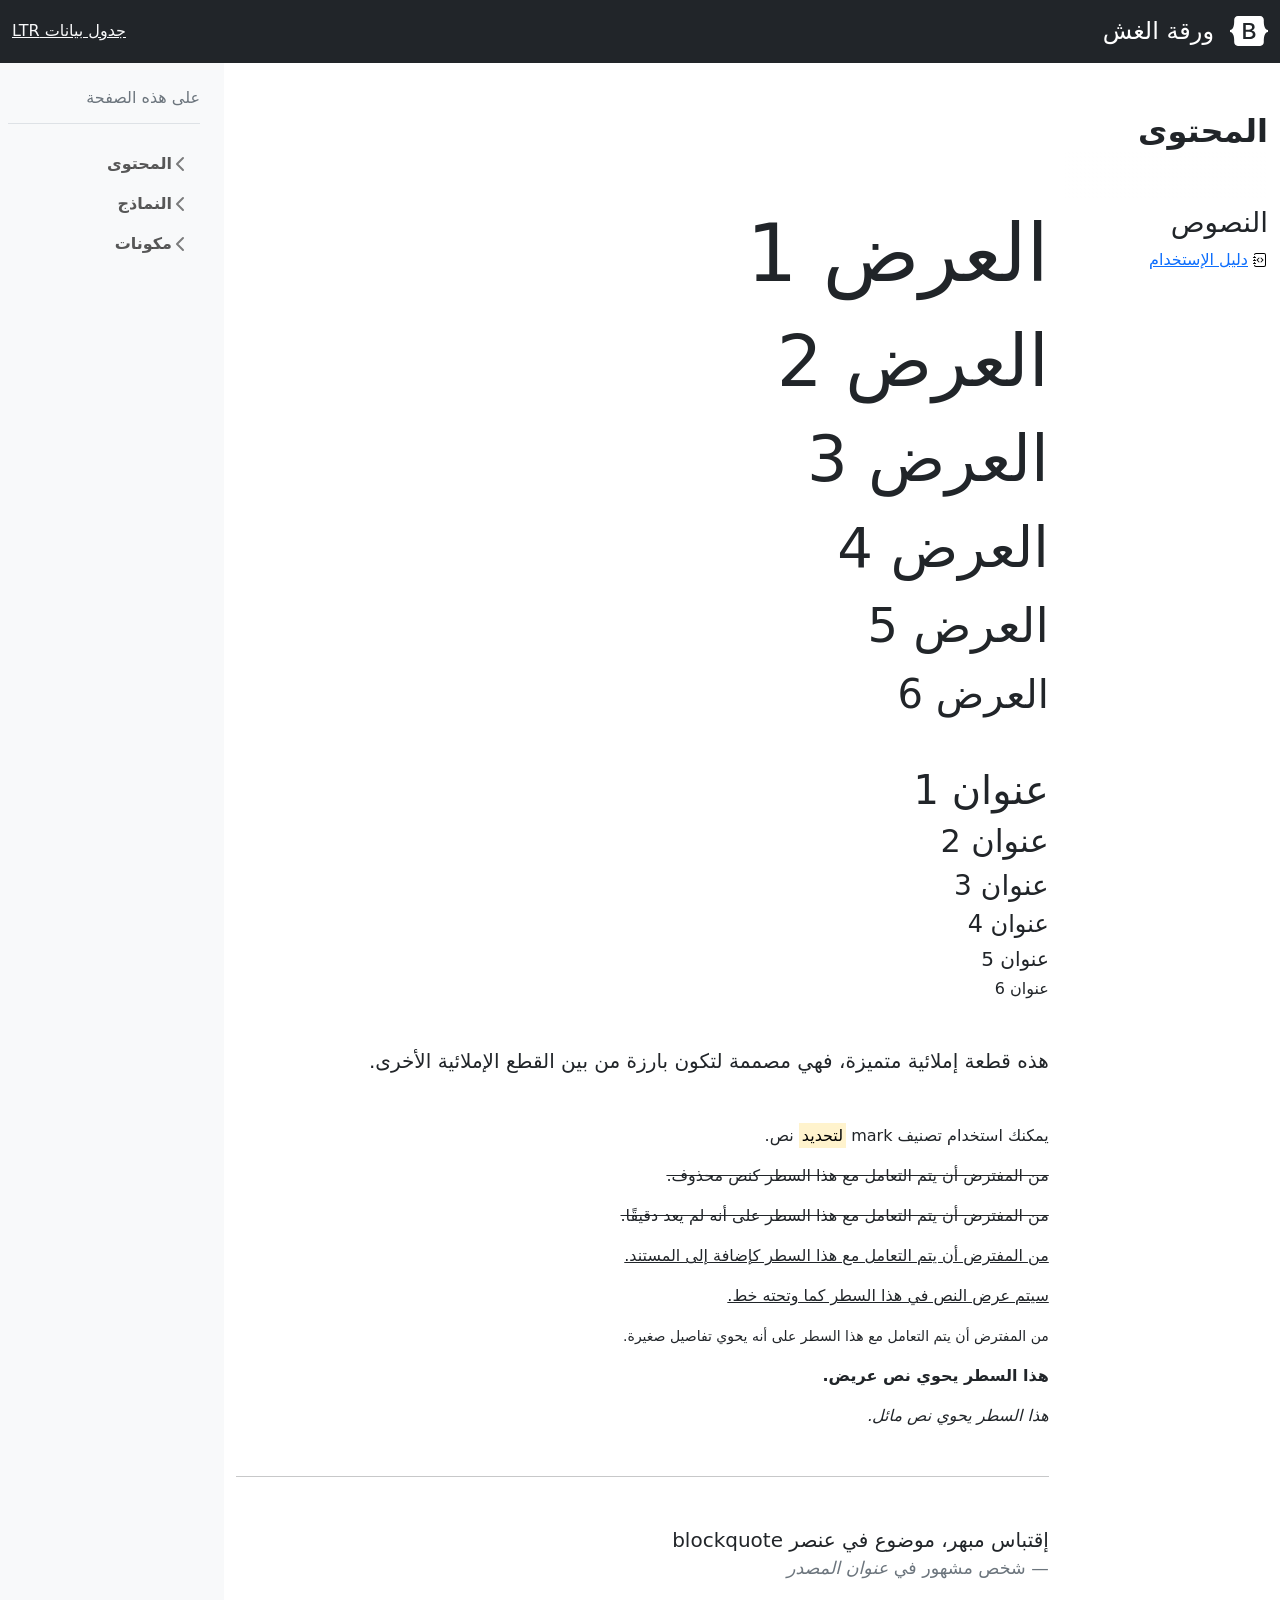
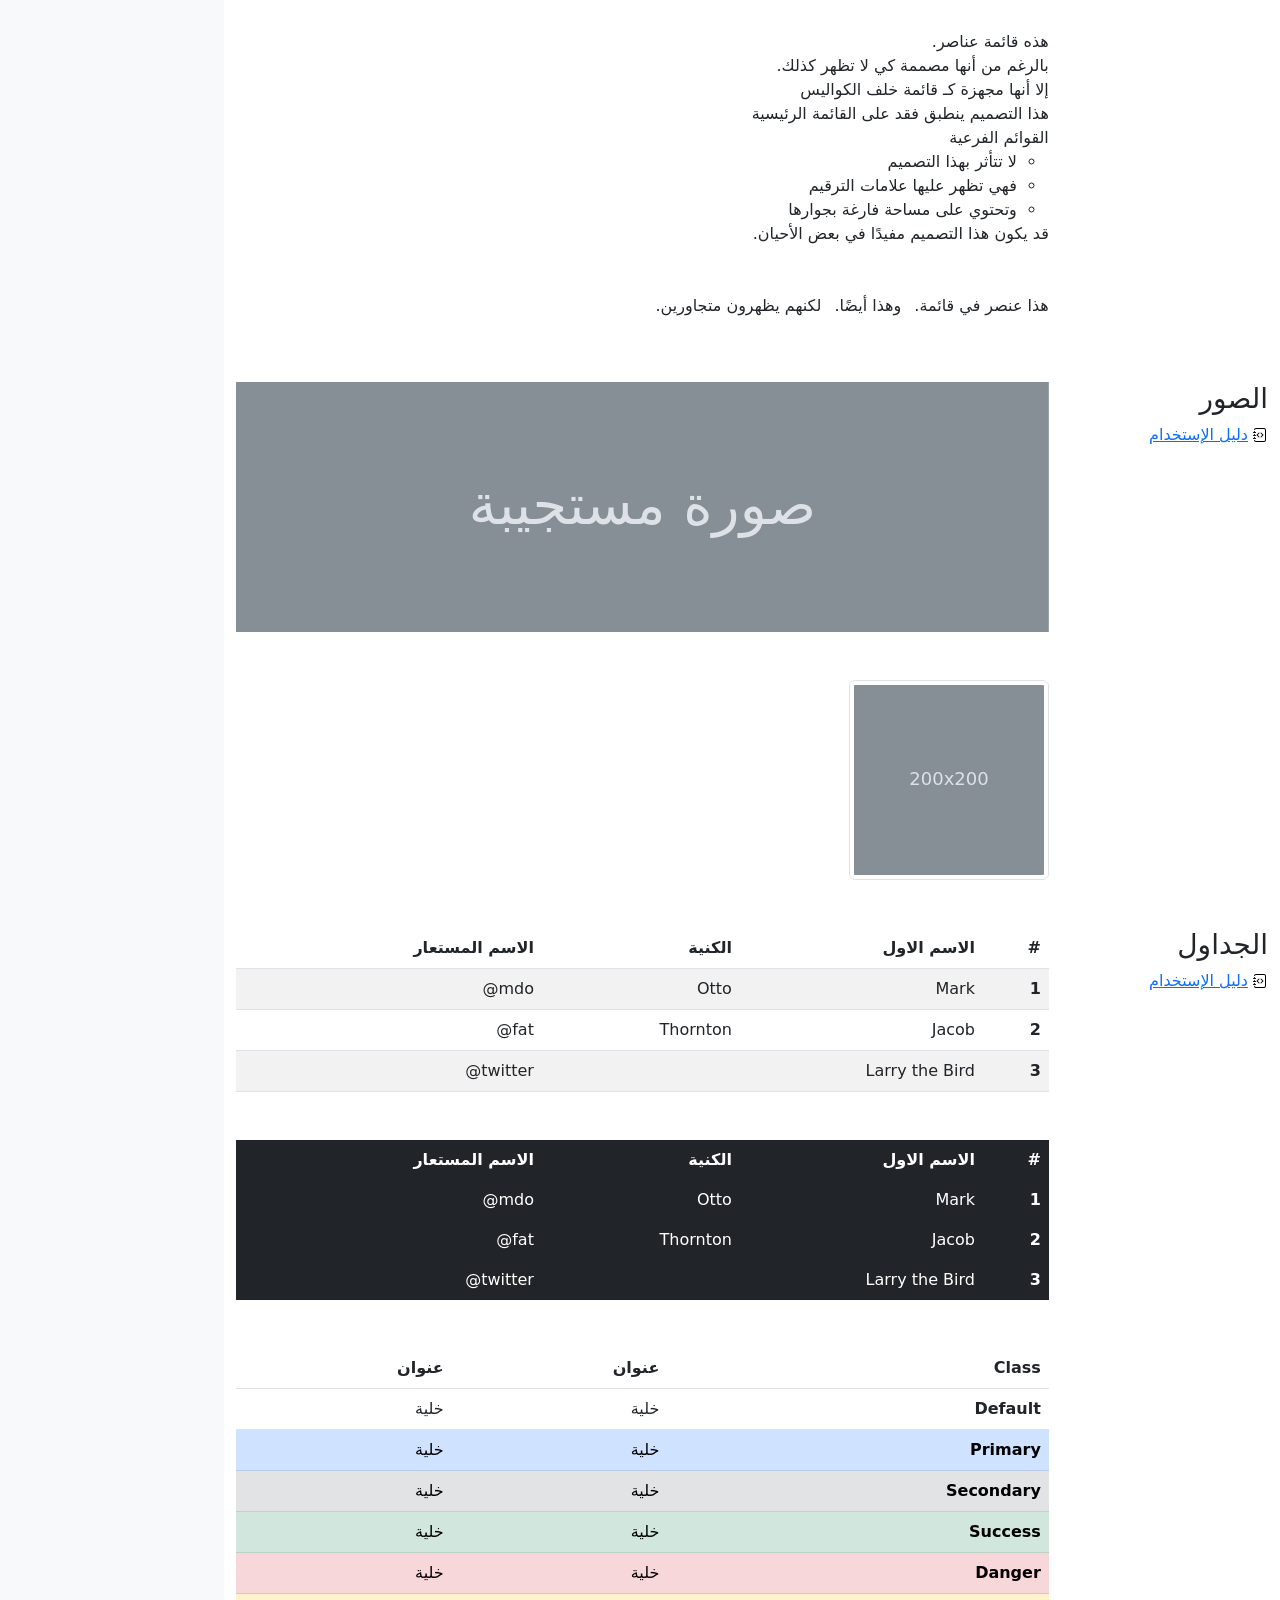
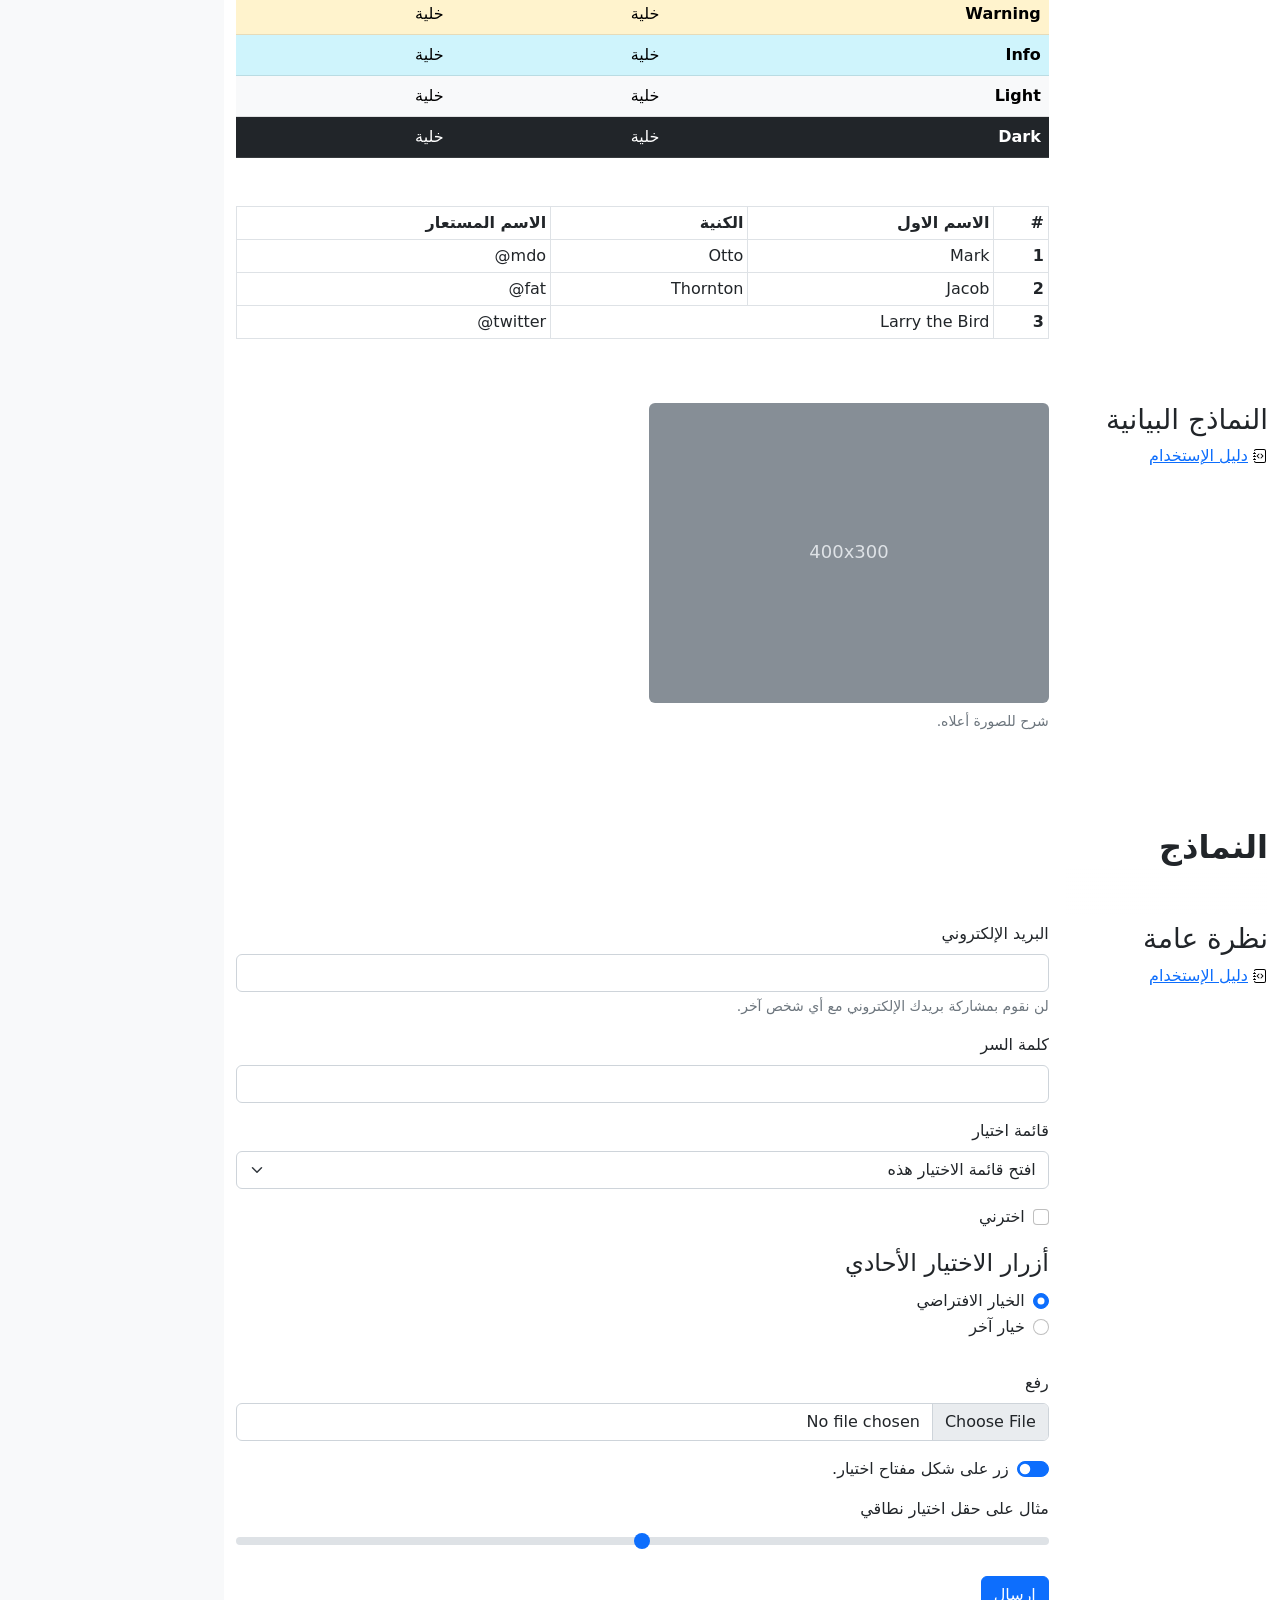
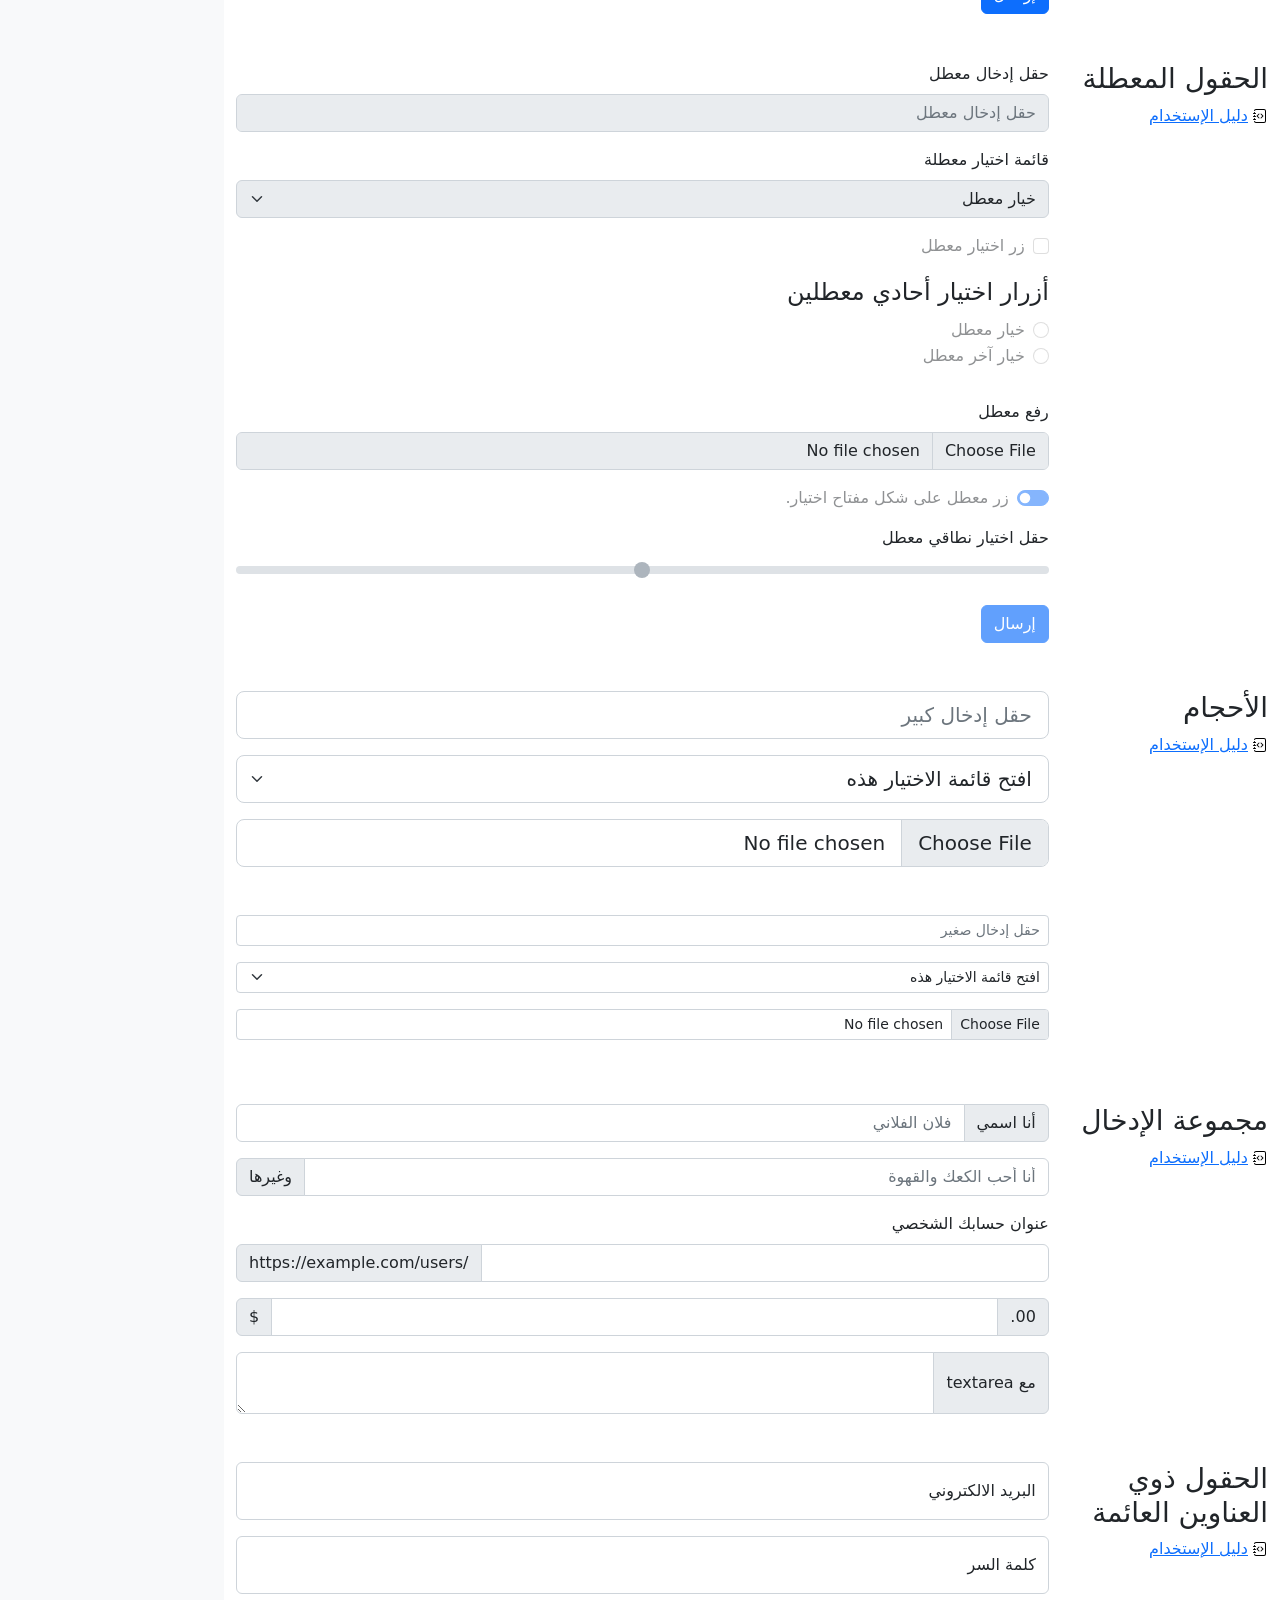
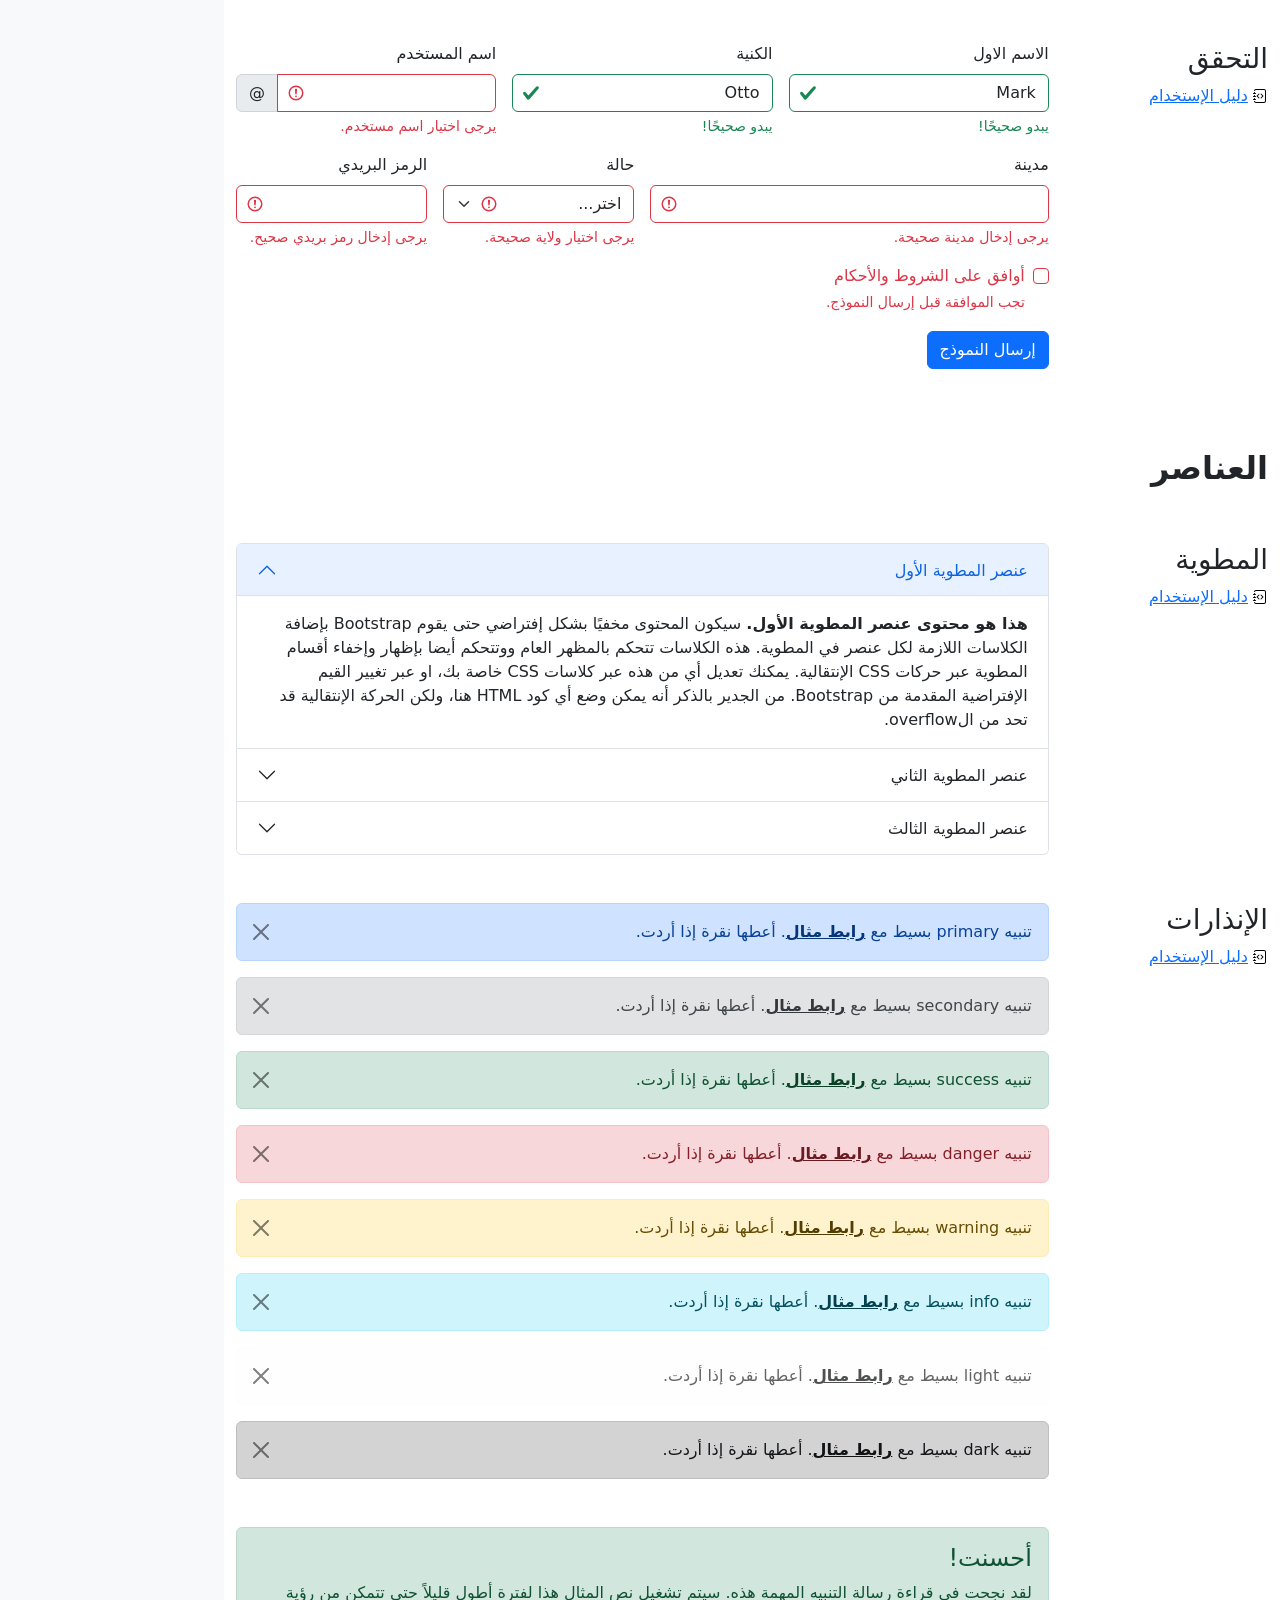
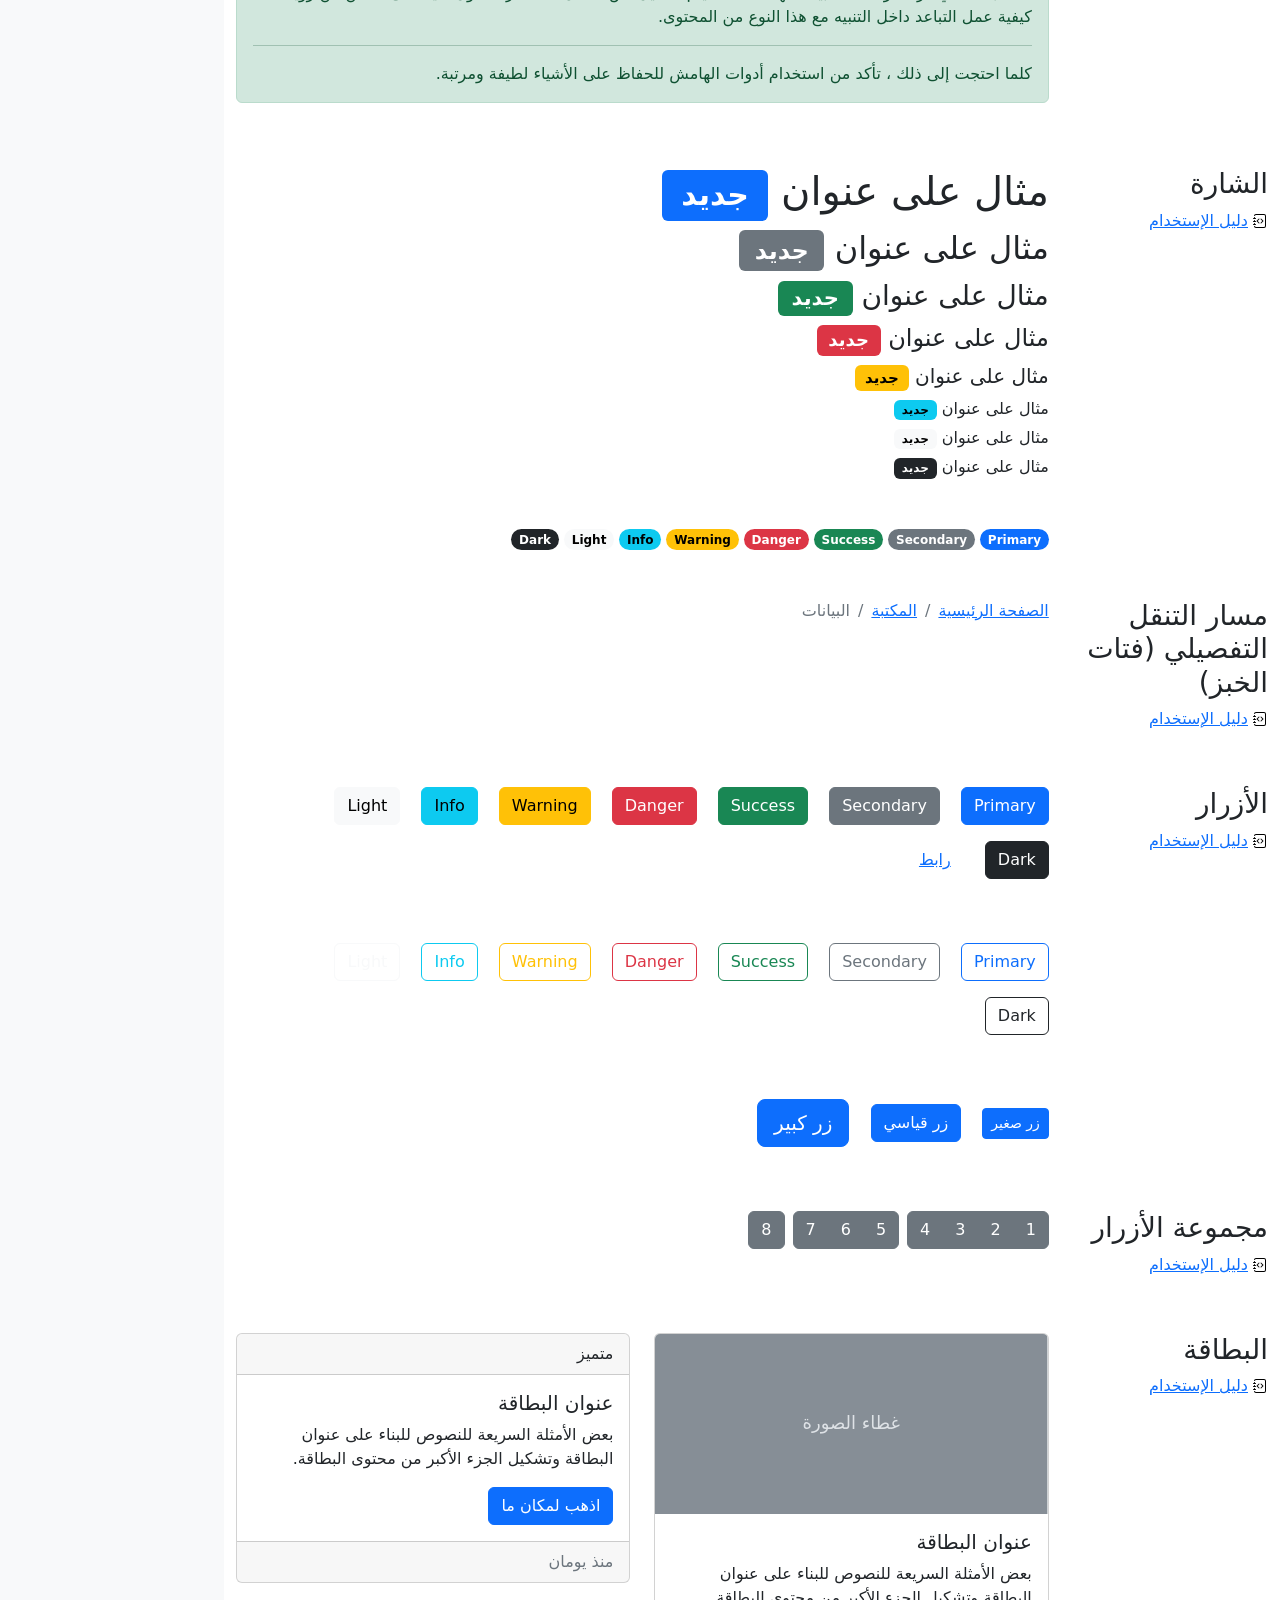
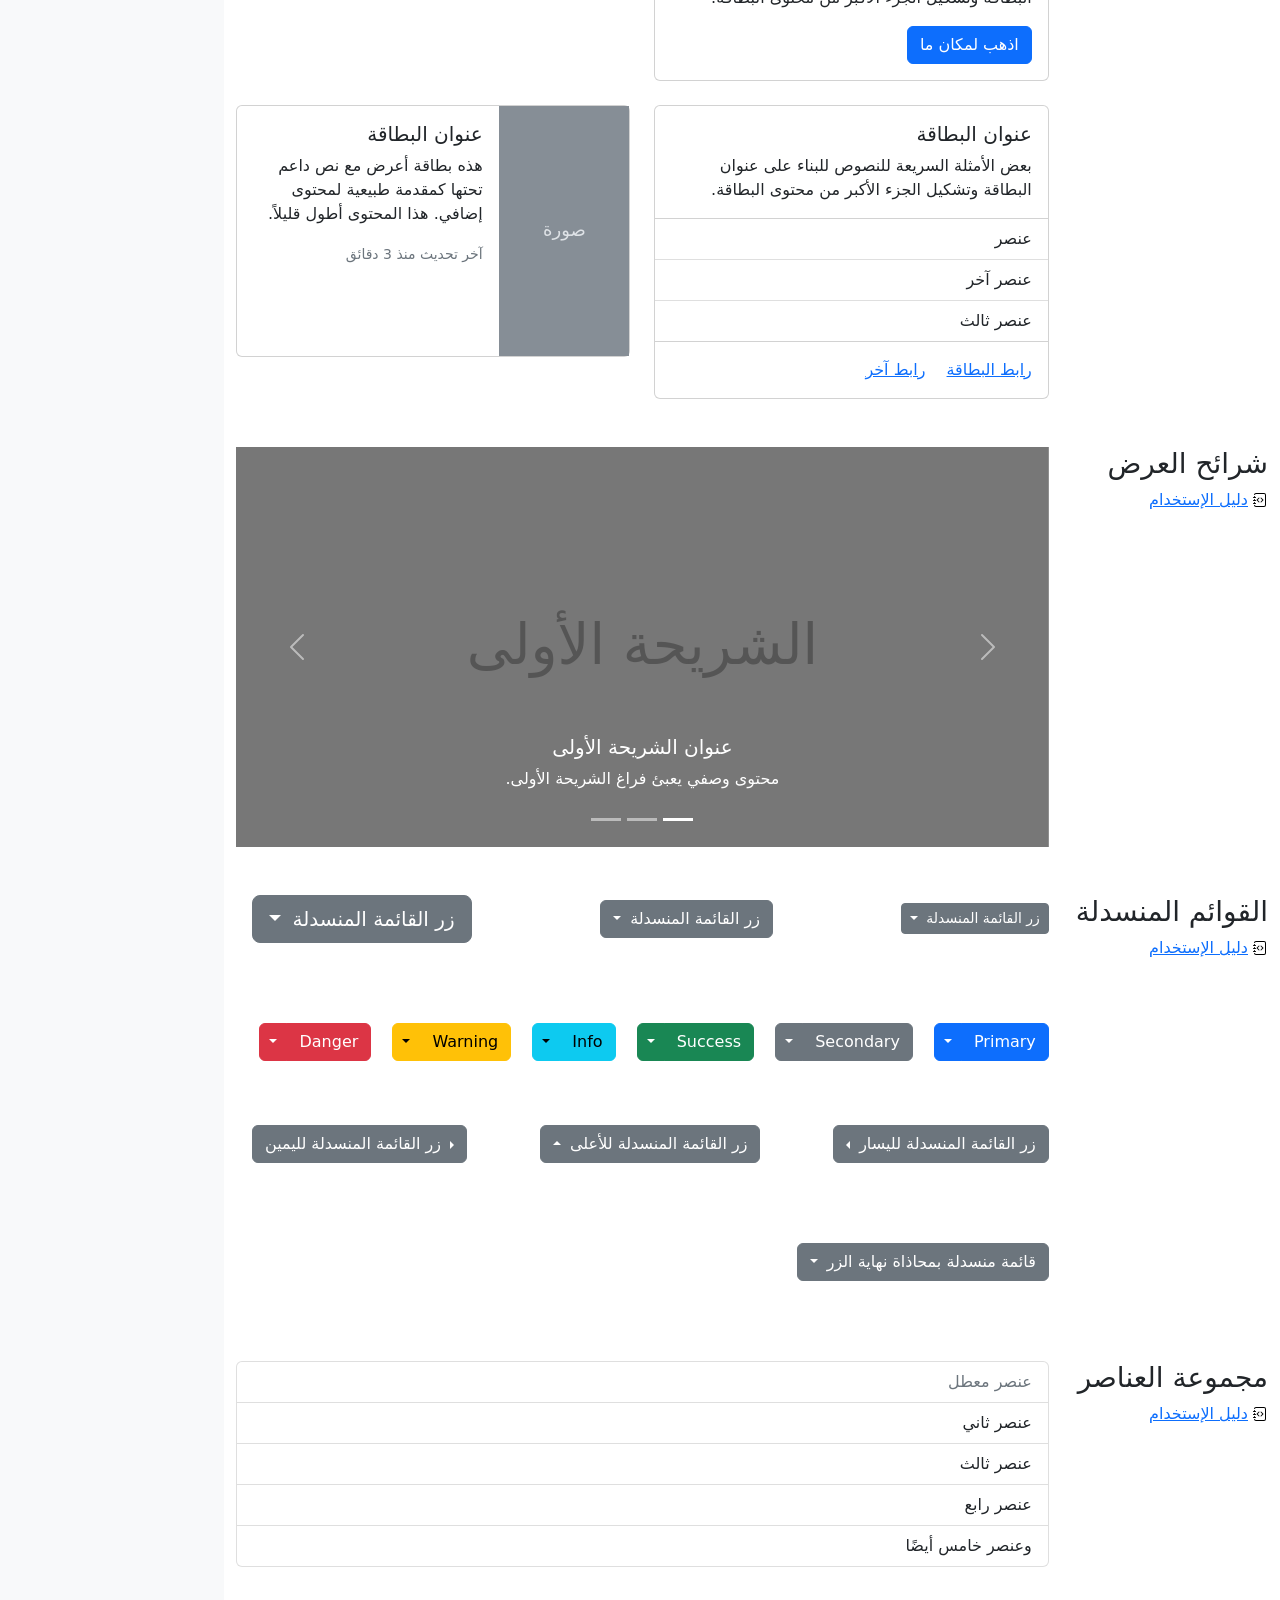
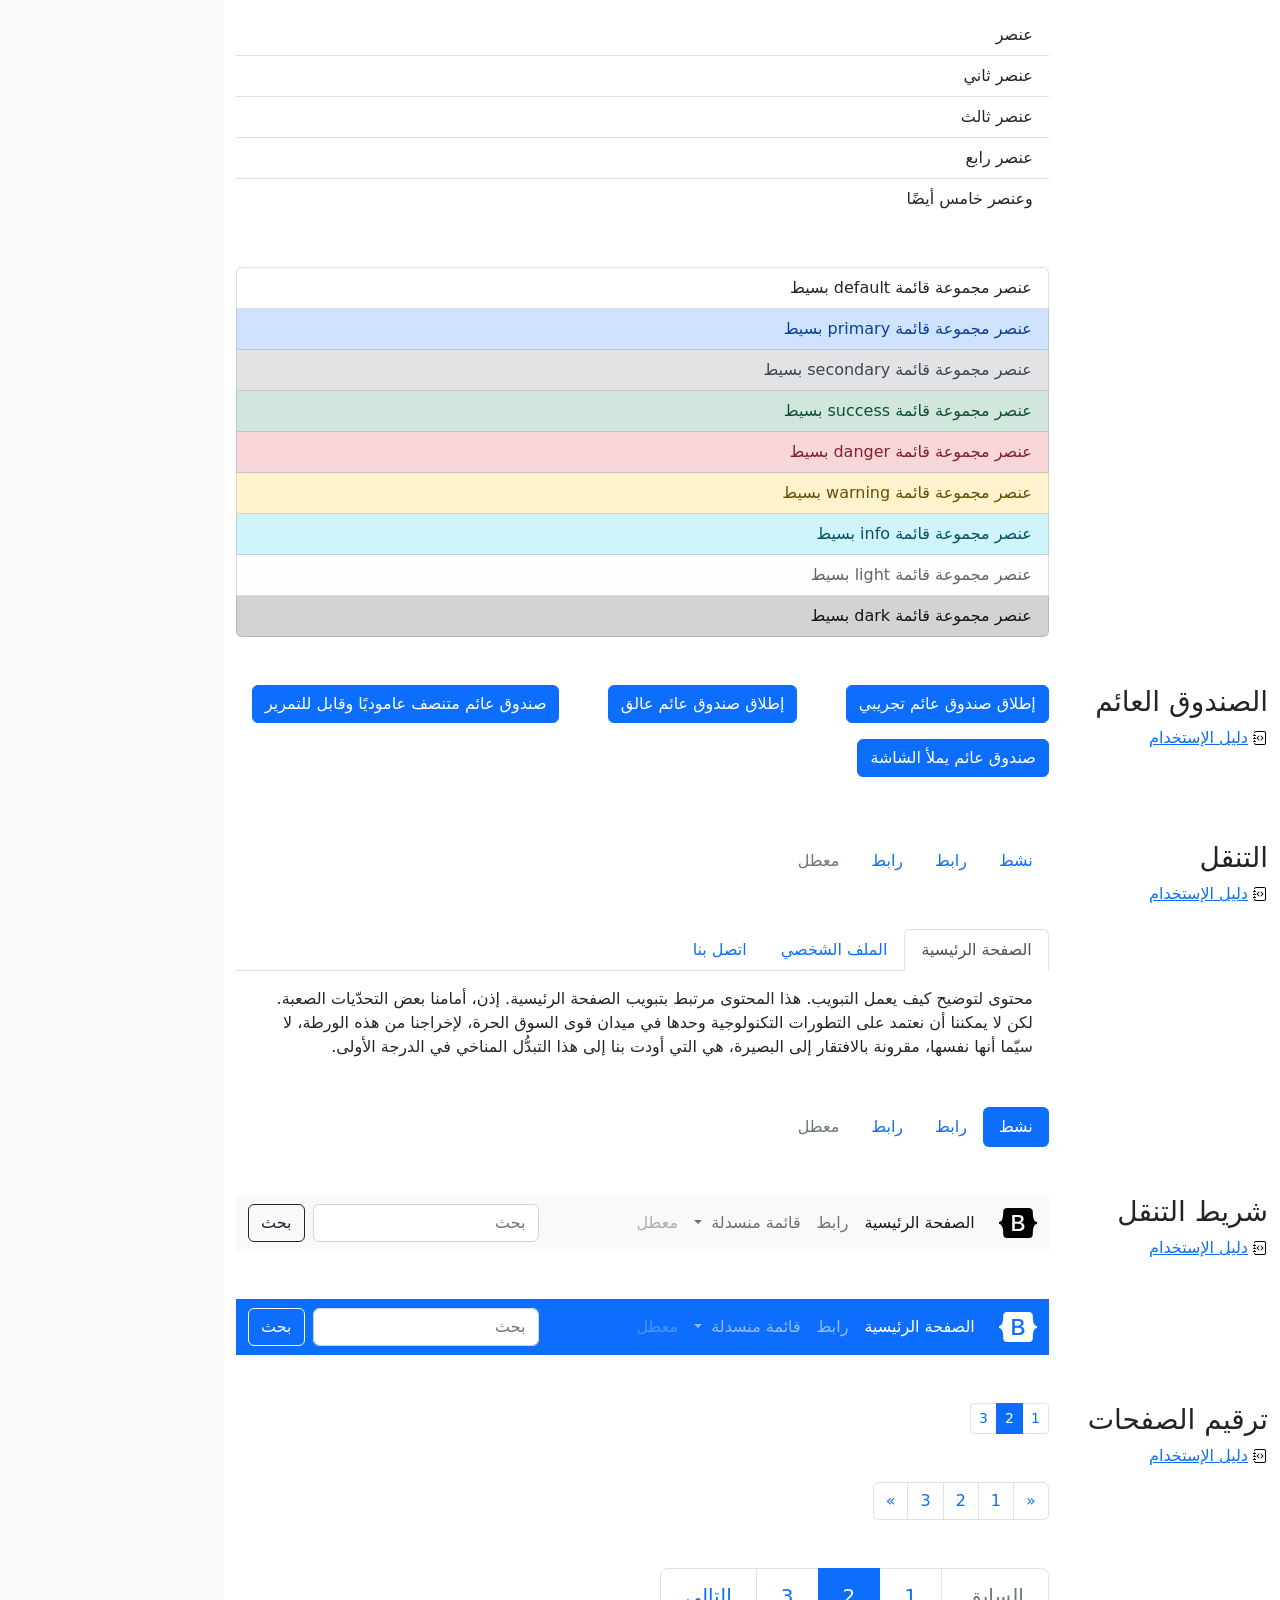
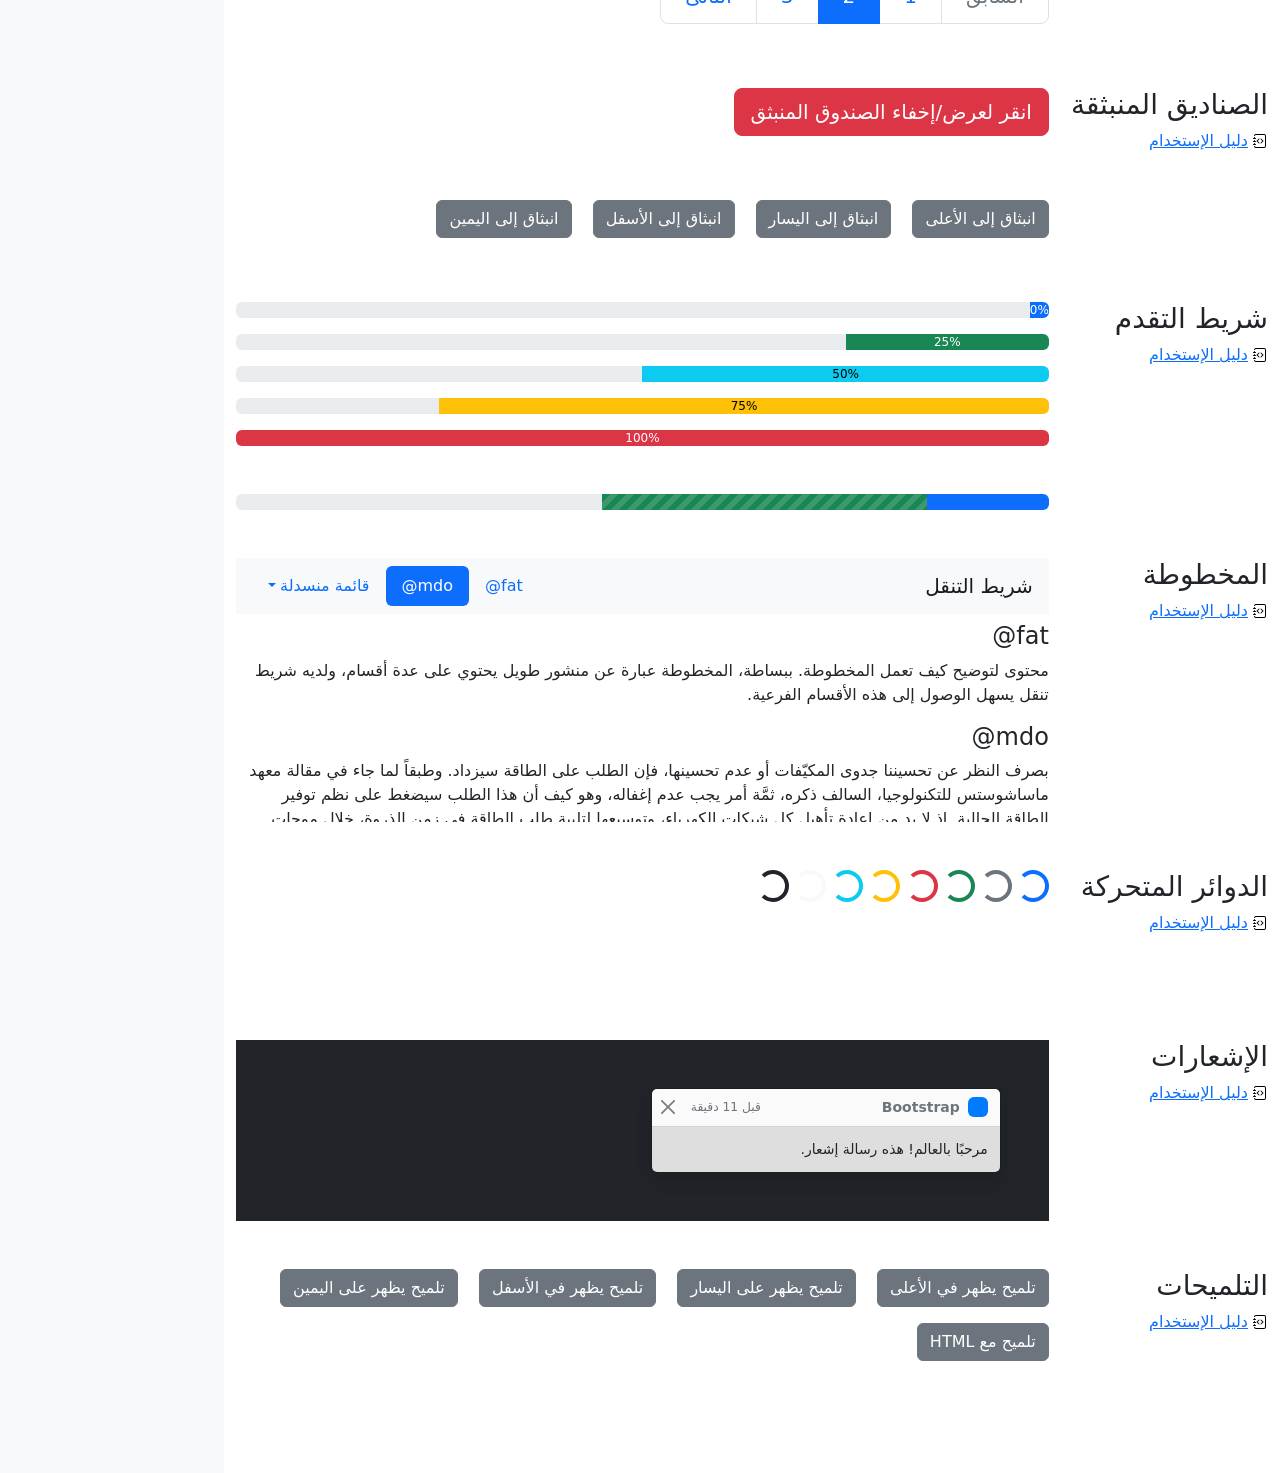
<file: Academy_Cinemas/bootstrap-5.2.3-examples/cheatsheet-rtl/index.html>
<!doctype html>
<html lang="ar" dir="rtl">
  <head>
    <meta charset="utf-8">
    <meta name="viewport" content="width=device-width, initial-scale=1">
    <meta name="description" content="">
    <meta name="author" content="Mark Otto, Jacob Thornton, and Bootstrap contributors">
    <meta name="generator" content="Hugo 0.104.2">
    <title>ورقة الغش · Bootstrap v5.2</title>

    <link rel="canonical" href="https://getbootstrap.com/docs/5.2/examples/cheatsheet-rtl/">

    

    

<link href="../assets/dist/css/bootstrap.rtl.min.css" rel="stylesheet">

    <style>
      .bd-placeholder-img {
        font-size: 1.125rem;
        text-anchor: middle;
        -webkit-user-select: none;
        -moz-user-select: none;
        user-select: none;
      }

      @media (min-width: 768px) {
        .bd-placeholder-img-lg {
          font-size: 3.5rem;
        }
      }

      .b-example-divider {
        height: 3rem;
        background-color: rgba(0, 0, 0, .1);
        border: solid rgba(0, 0, 0, .15);
        border-width: 1px 0;
        box-shadow: inset 0 .5em 1.5em rgba(0, 0, 0, .1), inset 0 .125em .5em rgba(0, 0, 0, .15);
      }

      .b-example-vr {
        flex-shrink: 0;
        width: 1.5rem;
        height: 100vh;
      }

      .bi {
        vertical-align: -.125em;
        fill: currentColor;
      }

      .nav-scroller {
        position: relative;
        z-index: 2;
        height: 2.75rem;
        overflow-y: hidden;
      }

      .nav-scroller .nav {
        display: flex;
        flex-wrap: nowrap;
        padding-bottom: 1rem;
        margin-top: -1px;
        overflow-x: auto;
        text-align: center;
        white-space: nowrap;
        -webkit-overflow-scrolling: touch;
      }
    </style>

    
    <!-- Custom styles for this template -->
    <link href="../cheatsheet/cheatsheet.rtl.css" rel="stylesheet">
  </head>
  <body class="bg-light">
    
<header class="bd-header bg-dark py-3 d-flex align-items-stretch border-bottom border-dark">
  <div class="container-fluid d-flex align-items-center">
    <h1 class="d-flex align-items-center fs-4 text-white mb-0">
      <img src="../assets/brand/bootstrap-logo-white.svg" width="38" height="30" class="me-3" alt="Bootstrap">
      ورقة الغش
    </h1>
    <a href="../examples/cheatsheet/" class="ms-auto link-light" hreflang="en">جدول بيانات LTR</a>
  </div>
</header>
<aside class="bd-aside sticky-xl-top text-muted align-self-start mb-3 mb-xl-5 px-2">
  <h2 class="h6 pt-4 pb-3 mb-4 border-bottom">على هذه الصفحة</h2>
  <nav class="small" id="toc">
    <ul class="list-unstyled">
      <li class="my-2">
        <button class="btn d-inline-flex align-items-center collapsed border-0" data-bs-toggle="collapse" aria-expanded="false" data-bs-target="#contents-collapse" aria-controls="contents-collapse">المحتوى</button>
        <ul class="list-unstyled ps-3 collapse" id="contents-collapse">
          <li><a class="d-inline-flex align-items-center rounded text-decoration-none" href="#typography">النصوص</a></li>
          <li><a class="d-inline-flex align-items-center rounded text-decoration-none" href="#images">الصور</a></li>
          <li><a class="d-inline-flex align-items-center rounded text-decoration-none" href="#tables">الجداول</a></li>
          <li><a class="d-inline-flex align-items-center rounded text-decoration-none" href="#figures">النماذج البيانية</a></li>
        </ul>
      </li>
      <li class="my-2">
        <button class="btn d-inline-flex align-items-center collapsed border-0" data-bs-toggle="collapse" aria-expanded="false" data-bs-target="#forms-collapse" aria-controls="forms-collapse">النماذج</button>
        <ul class="list-unstyled ps-3 collapse" id="forms-collapse">
          <li><a class="d-inline-flex align-items-center rounded text-decoration-none" href="#overview">نظرة عامة</a></li>
          <li><a class="d-inline-flex align-items-center rounded text-decoration-none" href="#disabled-forms">الحقول المعطلة</a></li>
          <li><a class="d-inline-flex align-items-center rounded text-decoration-none" href="#sizing">الأحجام</a></li>
          <li><a class="d-inline-flex align-items-center rounded text-decoration-none" href="#input-group">مجموعة الإدخال</a></li>
          <li><a class="d-inline-flex align-items-center rounded text-decoration-none" href="#floating-labels">الحقول ذوي العناوين العائمة</a></li>
          <li><a class="d-inline-flex align-items-center rounded text-decoration-none" href="#validation">التحقق</a></li>
        </ul>
      </li>
      <li class="my-2">
        <button class="btn d-inline-flex align-items-center collapsed border-0" data-bs-toggle="collapse" aria-expanded="false" data-bs-target="#components-collapse" aria-controls="components-collapse">مكونات</button>
        <ul class="list-unstyled ps-3 collapse" id="components-collapse">
          <li><a class="d-inline-flex align-items-center rounded text-decoration-none" href="#accordion">المطوية</a></li>
          <li><a class="d-inline-flex align-items-center rounded text-decoration-none" href="#alerts">الإنذارات</a></li>
          <li><a class="d-inline-flex align-items-center rounded text-decoration-none" href="#badge">الشارة</a></li>
          <li><a class="d-inline-flex align-items-center rounded text-decoration-none" href="#breadcrumb">مسار التنقل التفصيلي</a></li>
          <li><a class="d-inline-flex align-items-center rounded text-decoration-none" href="#buttons">الأزرار</a></li>
          <li><a class="d-inline-flex align-items-center rounded text-decoration-none" href="#button-group">مجموعة الأزرار</a></li>
          <li><a class="d-inline-flex align-items-center rounded text-decoration-none" href="#card">البطاقة</a></li>
          <li><a class="d-inline-flex align-items-center rounded text-decoration-none" href="#carousel">شرائح العرض</a></li>
          <li><a class="d-inline-flex align-items-center rounded text-decoration-none" href="#dropdowns">القوائم المنسدلة</a></li>
          <li><a class="d-inline-flex align-items-center rounded text-decoration-none" href="#list-group">مجموعة العناصر</a></li>
          <li><a class="d-inline-flex align-items-center rounded text-decoration-none" href="#modal">الصندوق العائم</a></li>
          <li><a class="d-inline-flex align-items-center rounded text-decoration-none" href="#navs">التنقل</a></li>
          <li><a class="d-inline-flex align-items-center rounded text-decoration-none" href="#navbar">شريط التنقل</a></li>
          <li><a class="d-inline-flex align-items-center rounded text-decoration-none" href="#pagination">ترقيم الصفحات</a></li>
          <li><a class="d-inline-flex align-items-center rounded text-decoration-none" href="#popovers">الصناديق المنبثقة</a></li>
          <li><a class="d-inline-flex align-items-center rounded text-decoration-none" href="#progress">شريط التقدم</a></li>
          <li><a class="d-inline-flex align-items-center rounded text-decoration-none" href="#scrollspy">المخطوطة</a></li>
          <li><a class="d-inline-flex align-items-center rounded text-decoration-none" href="#spinners">الدوائر المتحركة</a></li>
          <li><a class="d-inline-flex align-items-center rounded text-decoration-none" href="#toasts">الإشعارات</a></li>
          <li><a class="d-inline-flex align-items-center rounded text-decoration-none" href="#tooltips">التلميحات</a></li>
        </ul>
      </li>
    </ul>
  </nav>
</aside>
<div class="bd-cheatsheet container-fluid bg-body">
  <section id="content">
    <h2 class="sticky-xl-top fw-bold pt-3 pt-xl-5 pb-2 pb-xl-3">المحتوى</h2>

    <article class="my-3" id="typography">
      <div class="bd-heading sticky-xl-top align-self-start mt-5 mb-3 mt-xl-0 mb-xl-2">
        <h3>النصوص</h3>
        <a class="d-flex align-items-center" hreflang="en" href="../content/typography/">دليل الإستخدام</a>
      </div>

      <div>
        <div class="bd-example-snippet bd-code-snippet"><div class="bd-example">
        <p class="display-1">العرض 1</p>
        <p class="display-2">العرض 2</p>
        <p class="display-3">العرض 3</p>
        <p class="display-4">العرض 4</p>
        <p class="display-5">العرض 5</p>
        <p class="display-6">العرض 6</p>
        </div></div>


        <div class="bd-example-snippet bd-code-snippet"><div class="bd-example">
        <p class="h1">عنوان 1</p>
        <p class="h2">عنوان 2</p>
        <p class="h3">عنوان 3</p>
        <p class="h4">عنوان 4</p>
        <p class="h5">عنوان 5</p>
        <p class="h6">عنوان 6</p>
        </div></div>


        <div class="bd-example-snippet bd-code-snippet"><div class="bd-example">
        <p class="lead">
          هذه قطعة إملائية متميزة، فهي مصممة لتكون بارزة من بين القطع الإملائية الأخرى.
        </p>
        </div></div>


        <div class="bd-example-snippet bd-code-snippet"><div class="bd-example">
        <p>يمكنك استخدام تصنيف mark <mark>لتحديد</mark> نص.</p>
        <p><del>من المفترض أن يتم التعامل مع هذا السطر كنص محذوف.</del></p>
        <p><s>من المفترض أن يتم التعامل مع هذا السطر على أنه لم يعد دقيقًا.</s></p>
        <p><ins>من المفترض أن يتم التعامل مع هذا السطر كإضافة إلى المستند.</ins></p>
        <p><u>سيتم عرض النص في هذا السطر كما وتحته خط.</u></p>
        <p><small>من المفترض أن يتم التعامل مع هذا السطر على أنه يحوي تفاصيل صغيرة.</small></p>
        <p><strong>هذا السطر يحوي نص عريض.</strong></p>
        <p><em>هذا السطر يحوي نص مائل.</em></p>
        </div></div>


        <div class="bd-example-snippet bd-code-snippet"><div class="bd-example">
        <hr>
        </div></div>


        <div class="bd-example-snippet bd-code-snippet"><div class="bd-example">
        <blockquote class="blockquote">
          <p>إقتباس مبهر، موضوع في عنصر blockquote</p>
          <footer class="blockquote-footer">شخص مشهور في <cite title= "عنوان المصدر"> عنوان المصدر </cite></footer>
        </blockquote>
        </div></div>


        <div class="bd-example-snippet bd-code-snippet"><div class="bd-example">
        <ul class="list-unstyled">
          <li>هذه قائمة عناصر.</li>
          <li>بالرغم من أنها مصممة كي لا تظهر كذلك.</li>
          <li>إلا أنها مجهزة كـ قائمة خلف الكواليس</li>
          <li>هذا التصميم ينطبق فقد على القائمة الرئيسية</li>
          <li>القوائم الفرعية
            <ul>
              <li>لا تتأثر بهذا التصميم</li>
              <li>فهي تظهر عليها علامات الترقيم</li>
              <li>وتحتوي على مساحة فارغة بجوارها</li>
            </ul>
          </li>
          <li>قد يكون هذا التصميم مفيدًا في بعض الأحيان.</li>
        </ul>
        </div></div>


        <div class="bd-example-snippet bd-code-snippet"><div class="bd-example">
        <ul class="list-inline">
          <li class="list-inline-item">هذا عنصر في قائمة.</li>
          <li class="list-inline-item">وهذا أيضًا.</li>
          <li class="list-inline-item">لكنهم يظهرون متجاورين.</li>
        </ul>
        </div></div>

      </div>
    </article>
    <article class="my-3" id="images">
      <div class="bd-heading sticky-xl-top align-self-start mt-5 mb-3 mt-xl-0 mb-xl-2">
        <h3>الصور</h3>
        <a class="d-flex align-items-center" hreflang="en" href="../content/images/">دليل الإستخدام</a>
      </div>

      <div>
        <div class="bd-example-snippet bd-code-snippet"><div class="bd-example">
        <svg class="bd-placeholder-img bd-placeholder-img-lg img-fluid" width="100%" height="250" xmlns="http://www.w3.org/2000/svg" role="img" aria-label="Placeholder: صورة مستجيبة" preserveAspectRatio="xMidYMid slice" focusable="false"><title>Placeholder</title><rect width="100%" height="100%" fill="#868e96"/><text x="50%" y="50%" fill="#dee2e6" dy=".3em">صورة مستجيبة</text></svg>

        </div></div>


        <div class="bd-example-snippet bd-code-snippet"><div class="bd-example">
        <svg class="bd-placeholder-img img-thumbnail" width="200" height="200" xmlns="http://www.w3.org/2000/svg" role="img" aria-label="صورة عنصر نائب مربع عام مع حدود بيضاء حولها ، مما يجعلها تشبه صورة تم التقاطها بكاميرا فورية قديمة: 200x200" preserveAspectRatio="xMidYMid slice" focusable="false"><title>صورة عنصر نائب مربع عام مع حدود بيضاء حولها ، مما يجعلها تشبه صورة تم التقاطها بكاميرا فورية قديمة</title><rect width="100%" height="100%" fill="#868e96"/><text x="50%" y="50%" fill="#dee2e6" dy=".3em">200x200</text></svg>

        </div></div>

      </div>
    </article>
    <article class="my-3" id="tables">
      <div class="bd-heading sticky-xl-top align-self-start mt-5 mb-3 mt-xl-0 mb-xl-2">
        <h3>الجداول</h3>
        <a class="d-flex align-items-center" hreflang="en" href="../content/tables/">دليل الإستخدام</a>
      </div>

      <div>
        <div class="bd-example-snippet bd-code-snippet"><div class="bd-example">
        <table class="table table-striped">
          <thead>
          <tr>
            <th scope="col">#</th>
            <th scope="col">الاسم الاول</th>
            <th scope="col">الكنية</th>
            <th scope="col">الاسم المستعار</th>
          </tr>
          </thead>
          <tbody>
          <tr>
            <th scope="row">1</th>
            <td>Mark</td>
            <td>Otto</td>
            <td><bdo lang="en" dir="ltr">@mdo</bdo></td>
          </tr>
          <tr>
            <th scope="row">2</th>
            <td>Jacob</td>
            <td>Thornton</td>
            <td><bdo lang="en" dir="ltr">@fat</bdo></td>
          </tr>
          <tr>
            <th scope="row">3</th>
            <td colspan="2">Larry the Bird</td>
            <td><bdo lang="en" dir="ltr">@twitter</bdo></td>
          </tr>
          </tbody>
        </table>
        </div></div>


        <div class="bd-example-snippet bd-code-snippet"><div class="bd-example">
        <table class="table table-dark table-borderless">
          <thead>
          <tr>
            <th scope="col">#</th>
            <th scope="col">الاسم الاول</th>
            <th scope="col">الكنية</th>
            <th scope="col">الاسم المستعار</th>
          </tr>
          </thead>
          <tbody>
          <tr>
            <th scope="row">1</th>
            <td>Mark</td>
            <td>Otto</td>
            <td><bdo lang="en" dir="ltr">@mdo</bdo></td>
          </tr>
          <tr>
            <th scope="row">2</th>
            <td>Jacob</td>
            <td>Thornton</td>
            <td><bdo lang="en" dir="ltr">@fat</bdo></td>
          </tr>
          <tr>
            <th scope="row">3</th>
            <td colspan="2">Larry the Bird</td>
            <td><bdo lang="en" dir="ltr">@twitter</bdo></td>
          </tr>
          </tbody>
        </table>
        </div></div>


        <div class="bd-example-snippet bd-code-snippet"><div class="bd-example">
        <table class="table table-hover">
          <thead>
          <tr>
            <th scope="col">Class</th>
            <th scope="col">عنوان</th>
            <th scope="col">عنوان</th>
          </tr>
          </thead>
          <tbody>
          <tr>
            <th scope="row">Default</th>
            <td>خلية</td>
            <td>خلية</td>
          </tr>
          
          <tr class="table-primary">
            <th scope="row">Primary</th>
            <td>خلية</td>
            <td>خلية</td>
          </tr>
          <tr class="table-secondary">
            <th scope="row">Secondary</th>
            <td>خلية</td>
            <td>خلية</td>
          </tr>
          <tr class="table-success">
            <th scope="row">Success</th>
            <td>خلية</td>
            <td>خلية</td>
          </tr>
          <tr class="table-danger">
            <th scope="row">Danger</th>
            <td>خلية</td>
            <td>خلية</td>
          </tr>
          <tr class="table-warning">
            <th scope="row">Warning</th>
            <td>خلية</td>
            <td>خلية</td>
          </tr>
          <tr class="table-info">
            <th scope="row">Info</th>
            <td>خلية</td>
            <td>خلية</td>
          </tr>
          <tr class="table-light">
            <th scope="row">Light</th>
            <td>خلية</td>
            <td>خلية</td>
          </tr>
          <tr class="table-dark">
            <th scope="row">Dark</th>
            <td>خلية</td>
            <td>خلية</td>
          </tr>
          </tbody>
        </table>
        </div></div>


        <div class="bd-example-snippet bd-code-snippet"><div class="bd-example">
        <table class="table table-sm table-bordered">
          <thead>
          <tr>
            <th scope="col">#</th>
            <th scope="col">الاسم الاول</th>
            <th scope="col">الكنية</th>
            <th scope="col">الاسم المستعار</th>
          </tr>
          </thead>
          <tbody>
          <tr>
            <th scope="row">1</th>
            <td>Mark</td>
            <td>Otto</td>
            <td><bdo lang="en" dir="ltr">@mdo</bdo></td>
          </tr>
          <tr>
            <th scope="row">2</th>
            <td>Jacob</td>
            <td>Thornton</td>
            <td><bdo lang="en" dir="ltr">@fat</bdo></td>
          </tr>
          <tr>
            <th scope="row">3</th>
            <td colspan="2">Larry the Bird</td>
            <td><bdo lang="en" dir="ltr">@twitter</bdo></td>
          </tr>
          </tbody>
        </table>
        </div></div>

      </div>
    </article>
    <article class="my-3" id="figures">
      <div class="bd-heading sticky-xl-top align-self-start mt-5 mb-3 mt-xl-0 mb-xl-2">
        <h3>النماذج البيانية</h3>
        <a class="d-flex align-items-center" hreflang="en" href="../content/figures/">دليل الإستخدام</a>
      </div>

      <div>
        <div class="bd-example-snippet bd-code-snippet"><div class="bd-example">
        <figure class="figure">
          <svg class="bd-placeholder-img figure-img img-fluid rounded" width="400" height="300" xmlns="http://www.w3.org/2000/svg" role="img" aria-label="Placeholder: 400x300" preserveAspectRatio="xMidYMid slice" focusable="false"><title>Placeholder</title><rect width="100%" height="100%" fill="#868e96"/><text x="50%" y="50%" fill="#dee2e6" dy=".3em">400x300</text></svg>

          <figcaption class="figure-caption">شرح للصورة أعلاه.</figcaption>
        </figure>
        </div></div>

      </div>
    </article>
  </section>

  <section id="forms">
    <h2 class="sticky-xl-top fw-bold pt-3 pt-xl-5 pb-2 pb-xl-3">النماذج</h2>

    <article class="my-3" id="overview">
      <div class="bd-heading sticky-xl-top align-self-start mt-5 mb-3 mt-xl-0 mb-xl-2">
        <h3>نظرة عامة</h3>
        <a class="d-flex align-items-center" hreflang="en" href="../forms/overview/">دليل الإستخدام</a>
      </div>

      <div>
        <div class="bd-example-snippet bd-code-snippet"><div class="bd-example">
        <form>
          <div class="mb-3">
            <label for="exampleInputEmail1" class="form-label">البريد الإلكتروني</label>
            <input type="email" class="form-control" id="exampleInputEmail1" aria-describedby="emailHelp">
            <div id="emailHelp" class="form-text">لن نقوم بمشاركة بريدك الإلكتروني مع أي شخص آخر.</div>
          </div>
          <div class="mb-3">
            <label for="exampleInputPassword1" class="form-label">كلمة السر</label>
            <input type="password" class="form-control" id="exampleInputPassword1">
          </div>
          <div class="mb-3">
            <label for="exampleSelect" class="form-label">قائمة اختيار</label>
            <select class="form-select" id="exampleSelect">
              <option selected>افتح قائمة الاختيار هذه</option>
              <option value="1">واحد</option>
              <option value="2">اثنان</option>
              <option value="3">ثلاثة</option>
            </select>
          </div>
          <div class="mb-3 form-check">
            <input type="checkbox" class="form-check-input" id="exampleCheck1">
            <label class="form-check-label" for="exampleCheck1">اخترني</label>
          </div>
          <fieldset class="mb-3">
            <legend>أزرار الاختيار الأحادي</legend>
            <div class="form-check">
              <input type="radio" name="radios" class="form-check-input" id="exampleRadio1" checked>
              <label class="form-check-label" for="exampleRadio1">الخيار الافتراضي</label>
            </div>
            <div class="mb-3 form-check">
              <input type="radio" name="radios" class="form-check-input" id="exampleRadio2">
              <label class="form-check-label" for="exampleRadio2">خيار آخر</label>
            </div>
          </fieldset>
          <div class="mb-3">
            <label class="form-label" for="customFile">رفع</label>
            <input type="file" class="form-control" id="customFile">
          </div>
          <div class="mb-3 form-check form-switch">
            <input class="form-check-input" type="checkbox" role="switch" id="flexSwitchCheckChecked" checked>
            <label class="form-check-label" for="flexSwitchCheckChecked">زر على شكل مفتاح اختيار.</label>
          </div>
          <div class="mb-3">
            <label for="customRange3" class="form-label">مثال على حقل اختيار نطاقي</label>
            <input type="range" class="form-range" min="0" max="5" step="0.5" id="customRange3">
          </div>
          <button type="submit" class="btn btn-primary">إرسال</button>
        </form>
        </div></div>

      </div>
    </article>
    <article class="my-3" id="disabled-forms">
      <div class="bd-heading sticky-xl-top align-self-start mt-5 mb-3 mt-xl-0 mb-xl-2">
        <h3>الحقول المعطلة</h3>
        <a class="d-flex align-items-center" hreflang="en" href="../forms/overview/#disabled-forms">دليل الإستخدام</a>
      </div>

      <div>
        <div class="bd-example-snippet bd-code-snippet"><div class="bd-example">
        <form>
          <fieldset disabled aria-label="مثال على مجموعة الحقول المعطلة">
            <div class="mb-3">
              <label for="disabledTextInput" class="form-label">حقل إدخال معطل</label>
              <input type="text" id="disabledTextInput" class="form-control" placeholder="حقل إدخال معطل">
            </div>
            <div class="mb-3">
              <label for="disabledSelect" class="form-label">قائمة اختيار معطلة</label>
              <select id="disabledSelect" class="form-select">
                <option>خيار معطل</option>
              </select>
            </div>
            <div class="mb-3">
              <div class="form-check">
                <input class="form-check-input" type="checkbox" id="disabledFieldsetCheck" disabled>
                <label class="form-check-label" for="disabledFieldsetCheck">
                  زر اختيار معطل
                </label>
              </div>
            </div>
            <fieldset class="mb-3">
              <legend>أزرار اختيار أحادي معطلين</legend>
              <div class="form-check">
                <input type="radio" name="radios" class="form-check-input" id="disabledRadio1" disabled>
                <label class="form-check-label" for="disabledRadio1">خيار معطل</label>
              </div>
              <div class="mb-3 form-check">
                <input type="radio" name="radios" class="form-check-input" id="disabledRadio2" disabled>
                <label class="form-check-label" for="disabledRadio2">خيار آخر معطل</label>
              </div>
            </fieldset>
            <div class="mb-3">
              <label class="form-label" for="disabledCustomFile">رفع معطل</label>
              <input type="file" class="form-control" id="disabledCustomFile" disabled>
            </div>
            <div class="mb-3 form-check form-switch">
              <input class="form-check-input" type="checkbox" role="switch" id="disabledSwitchCheckChecked" checked disabled>
              <label class="form-check-label" for="disabledSwitchCheckChecked">زر معطل على شكل مفتاح اختيار.</label>
            </div>
            <div class="mb-3">
              <label for="disabledRange" class="form-label">حقل اختيار نطاقي معطل</label>
              <input type="range" class="form-range" min="0" max="5" step="0.5" id="disabledRange">
            </div>
            <button type="submit" class="btn btn-primary">إرسال</button>
          </fieldset>
        </form>
        </div></div>

      </div>
    </article>
    <article class="my-3" id="sizing">
      <div class="bd-heading sticky-xl-top align-self-start mt-5 mb-3 mt-xl-0 mb-xl-2">
        <h3>الأحجام</h3>
        <a class="d-flex align-items-center" hreflang="en" href="../forms/form-control/#sizing">دليل الإستخدام</a>
      </div>

      <div>
        <div class="bd-example-snippet bd-code-snippet"><div class="bd-example">
        <div class="mb-3">
          <input class="form-control form-control-lg" type="text" placeholder="حقل إدخال كبير" aria-label=".form-control-lg مثال">
        </div>
        <div class="mb-3">
          <select class="form-select form-select-lg" aria-label=".form-select-lg مثال">
            <option selected>افتح قائمة الاختيار هذه</option>
            <option value="1">واحد</option>
            <option value="2">اثنان</option>
            <option value="3">ثلاثة</option>
          </select>
        </div>
        <div class="mb-3">
          <input type="file" class="form-control form-control-lg" aria-label="مثال على إدخال ملف كبير">
        </div>
        </div></div>


        <div class="bd-example-snippet bd-code-snippet"><div class="bd-example">
        <div class="mb-3">
          <input class="form-control form-control-sm" type="text" placeholder="حقل إدخال صغير" aria-label=".form-control-sm مثال">
        </div>
        <div class="mb-3">
          <select class="form-select form-select-sm" aria-label=".form-select-sm مثال">
            <option selected>افتح قائمة الاختيار هذه</option>
            <option value="1">واحد</option>
            <option value="2">اثنان</option>
            <option value="3">ثلاثة</option>
          </select>
        </div>
        <div class="mb-3">
          <input type="file" class="form-control form-control-sm" aria-label="مثال على إدخال ملف صغير">
        </div>
        </div></div>

      </div>
    </article>
    <article class="my-3" id="input-group">
      <div class="bd-heading sticky-xl-top align-self-start mt-5 mb-3 mt-xl-0 mb-xl-2">
        <h3>مجموعة الإدخال</h3>
        <a class="d-flex align-items-center" hreflang="en" href="../forms/input-group/">دليل الإستخدام</a>
      </div>

      <div>
        <div class="bd-example-snippet bd-code-snippet"><div class="bd-example">
        <div class="input-group mb-3">
          <span class="input-group-text" id="basic-addon1">أنا اسمي</span>
          <input type="text" class="form-control" placeholder="فلان الفلاني" aria-label="الاسم" aria-describedby="basic-addon1">
        </div>
        <div class="input-group mb-3">
          <input type="text" class="form-control" placeholder="أنا أحب الكعك والقهوة" aria-label="الطعام المفضل" aria-describedby="basic-addon2">
          <span class="input-group-text" id="basic-addon2">وغيرها</span>
        </div>
        <label for="basic-url" class="form-label">عنوان حسابك الشخصي</label>
        <div class="input-group mb-3">
          <input type="text" class="form-control" id="basic-url" aria-describedby="basic-addon3">
          <span class="input-group-text" id="basic-addon3"><bdo lang="en" dir="ltr">https://example.com/users/</bdo></span>
        </div>
        <div class="input-group mb-3">
          <span class="input-group-text"><bdo lang="en" dir="ltr">.00</bdo></span>
          <input type="text" class="form-control" aria-label="المبلغ (لأقرب دولار)">
          <span class="input-group-text">$</span>
        </div>
        <div class="input-group">
          <span class="input-group-text">مع textarea</span>
          <textarea class="form-control" aria-label="مع textarea"></textarea>
        </div>
        </div></div>

      </div>
    </article>
    <article class="my-3" id="floating-labels">
      <div class="bd-heading sticky-xl-top align-self-start mt-5 mb-3 mt-xl-0 mb-xl-2">
        <h3>الحقول ذوي العناوين العائمة</h3>
        <a class="d-flex align-items-center" href="../forms/floating-labels/">دليل الإستخدام</a>
      </div>

      <div>
        <div class="bd-example-snippet bd-code-snippet"><div class="bd-example">
        <form>
          <div class="form-floating mb-3">
            <input type="email" class="form-control" id="floatingInput" placeholder="name@example.com">
            <label for="floatingInput">البريد الالكتروني</label>
          </div>
          <div class="form-floating">
            <input type="password" class="form-control" id="floatingPassword" placeholder="كلمة السر">
            <label for="floatingPassword">كلمة السر</label>
          </div>
        </form>
        </div></div>

      </div>
    </article>
    <article class="my-3" id="validation">
      <div class="bd-heading sticky-xl-top align-self-start mt-5 mb-3 mt-xl-0 mb-xl-2">
        <h3>التحقق</h3>
        <a class="d-flex align-items-center" hreflang="en" href="../forms/validation/">دليل الإستخدام</a>
      </div>

      <div>
        <div class="bd-example-snippet bd-code-snippet"><div class="bd-example">
        <form class="row g-3">
          <div class="col-md-4">
            <label for="validationServer01" class="form-label">الاسم الاول</label>
            <input type="text" class="form-control is-valid" id="validationServer01" value="Mark" required>
            <div class="valid-feedback">
              يبدو صحيحًا!
            </div>
          </div>
          <div class="col-md-4">
            <label for="validationServer02" class="form-label">الكنية</label>
            <input type="text" class="form-control is-valid" id="validationServer02" value="Otto" required>
            <div class="valid-feedback">
              يبدو صحيحًا!
            </div>
          </div>
          <div class="col-md-4">
            <label for="validationServerUsername" class="form-label">اسم المستخدم</label>
            <div class="input-group has-validation">
              <input type="text" class="form-control is-invalid" id="validationServerUsername" aria-describedby="inputGroupPrepend3" required>
              <span class="input-group-text" id="inputGroupPrepend3">@</span>
              <div class="invalid-feedback">
                يرجى اختيار اسم مستخدم.
              </div>
            </div>
          </div>
          <div class="col-md-6">
            <label for="validationServer03" class="form-label">مدينة</label>
            <input type="text" class="form-control is-invalid" id="validationServer03" required>
            <div class="invalid-feedback">
              يرجى إدخال مدينة صحيحة.
            </div>
          </div>
          <div class="col-md-3">
            <label for="validationServer04" class="form-label">حالة</label>
            <select class="form-select is-invalid" id="validationServer04" required>
              <option selected disabled value="">اختر...</option>
              <option>...</option>
            </select>
            <div class="invalid-feedback">
              يرجى اختيار ولاية صحيحة.
            </div>
          </div>
          <div class="col-md-3">
            <label for="validationServer05" class="form-label">الرمز البريدي</label>
            <input type="text" class="form-control is-invalid" id="validationServer05" required>
            <div class="invalid-feedback">
              يرجى إدخال رمز بريدي صحيح.
            </div>
          </div>
          <div class="col-12">
            <div class="form-check">
              <input class="form-check-input is-invalid" type="checkbox" value="" id="invalidCheck3" required>
              <label class="form-check-label" for="invalidCheck3">
                أوافق على الشروط والأحكام
              </label>
              <div class="invalid-feedback">
                تجب الموافقة قبل إرسال النموذج.
              </div>
            </div>
          </div>
          <div class="col-12">
            <button class="btn btn-primary" type="submit">إرسال النموذج</button>
          </div>
        </form>
        </div></div>

      </div>
    </article>
  </section>

  <section id="components">
    <h2 class="sticky-xl-top fw-bold pt-3 pt-xl-5 pb-2 pb-xl-3">العناصر</h2>

    <article class="my-3" id="accordion">
      <div class="bd-heading sticky-xl-top align-self-start mt-5 mb-3 mt-xl-0 mb-xl-2">
        <h3>المطوية</h3>
        <a class="d-flex align-items-center" hreflang="en" href="../components/accordion/">دليل الإستخدام</a>
      </div>

      <div>
        <div class="bd-example-snippet bd-code-snippet"><div class="bd-example">
        <div class="accordion" id="accordionExample">
          <div class="accordion-item">
            <h4 class="accordion-header" id="headingOne">
              <button class="accordion-button" type="button" data-bs-toggle="collapse" data-bs-target="#collapseOne" aria-expanded="true" aria-controls="collapseOne">
                عنصر المطوية الأول
              </button>
            </h4>
            <div id="collapseOne" class="accordion-collapse collapse show" aria-labelledby="headingOne" data-bs-parent="#accordionExample">
              <div class="accordion-body">
                <strong>هذا هو محتوى عنصر المطوية الأول.</strong> سيكون المحتوى مخفيًا بشكل إفتراضي حتى يقوم Bootstrap بإضافة الكلاسات اللازمة لكل عنصر في المطوية. هذه الكلاسات تتحكم بالمظهر العام ووتتحكم أيضا بإظهار وإخفاء أقسام المطوية عبر حركات CSS الإنتقالية. يمكنك تعديل أي من هذه عبر كلاسات CSS خاصة بك، او عبر تغيير القيم الإفتراضية المقدمة من Bootstrap. من الجدير بالذكر أنه يمكن وضع أي كود HTML هنا، ولكن الحركة الإنتقالية قد تحد من الoverflow.
              </div>
            </div>
          </div>
          <div class="accordion-item">
            <h4 class="accordion-header" id="headingTwo">
              <button class="accordion-button collapsed" type="button" data-bs-toggle="collapse" data-bs-target="#collapseTwo" aria-expanded="false" aria-controls="collapseTwo">
                عنصر المطوية الثاني
              </button>
            </h4>
            <div id="collapseTwo" class="accordion-collapse collapse" aria-labelledby="headingTwo" data-bs-parent="#accordionExample">
              <div class="accordion-body">
                <strong>هذا هو محتوى عنصر المطوية الثاني.</strong> سيكون المحتوى مخفيًا بشكل إفتراضي حتى يقوم Bootstrap بإضافة الكلاسات اللازمة لكل عنصر في المطوية. هذه الكلاسات تتحكم بالمظهر العام ووتتحكم أيضا بإظهار وإخفاء أقسام المطوية عبر حركات CSS الإنتقالية. يمكنك تعديل أي من هذه عبر كلاسات CSS خاصة بك، او عبر تغيير القيم الإفتراضية المقدمة من Bootstrap. من الجدير بالذكر أنه يمكن وضع أي كود HTML هنا، ولكن الحركة الإنتقالية قد تحد من الoverflow.
              </div>
            </div>
          </div>
          <div class="accordion-item">
            <h4 class="accordion-header" id="headingThree">
              <button class="accordion-button collapsed" type="button" data-bs-toggle="collapse" data-bs-target="#collapseThree" aria-expanded="false" aria-controls="collapseThree">
                عنصر المطوية الثالث
              </button>
            </h4>
            <div id="collapseThree" class="accordion-collapse collapse" aria-labelledby="headingThree" data-bs-parent="#accordionExample">
              <div class="accordion-body">
                <strong>هذا هو محتوى عنصر المطوية الثالث.</strong> سيكون المحتوى مخفيًا بشكل إفتراضي حتى يقوم Bootstrap بإضافة الكلاسات اللازمة لكل عنصر في المطوية. هذه الكلاسات تتحكم بالمظهر العام ووتتحكم أيضا بإظهار وإخفاء أقسام المطوية عبر حركات CSS الإنتقالية. يمكنك تعديل أي من هذه عبر كلاسات CSS خاصة بك، او عبر تغيير القيم الإفتراضية المقدمة من Bootstrap. من الجدير بالذكر أنه يمكن وضع أي كود HTML هنا، ولكن الحركة الإنتقالية قد تحد من الoverflow.
              </div>
            </div>
          </div>
        </div>
        </div></div>

      </div>
    </article>
    <article class="my-3" id="alerts">
      <div class="bd-heading sticky-xl-top align-self-start mt-5 mb-3 mt-xl-0 mb-xl-2">
        <h3>الإنذارات</h3>
        <a class="d-flex align-items-center" hreflang="en" href="../components/alerts/">دليل الإستخدام</a>
      </div>

      <div>
        <div class="bd-example-snippet bd-code-snippet"><div class="bd-example">
        
        <div class="alert alert-primary alert-dismissible fade show" role="alert">
          تنبيه primary بسيط مع <a href="#" class="alert-link">رابط مثال</a>. أعطها نقرة إذا أردت.
          <button type="button" class="btn-close" data-bs-dismiss="alert" aria-label="قريب"></button>
        </div>
        <div class="alert alert-secondary alert-dismissible fade show" role="alert">
          تنبيه secondary بسيط مع <a href="#" class="alert-link">رابط مثال</a>. أعطها نقرة إذا أردت.
          <button type="button" class="btn-close" data-bs-dismiss="alert" aria-label="قريب"></button>
        </div>
        <div class="alert alert-success alert-dismissible fade show" role="alert">
          تنبيه success بسيط مع <a href="#" class="alert-link">رابط مثال</a>. أعطها نقرة إذا أردت.
          <button type="button" class="btn-close" data-bs-dismiss="alert" aria-label="قريب"></button>
        </div>
        <div class="alert alert-danger alert-dismissible fade show" role="alert">
          تنبيه danger بسيط مع <a href="#" class="alert-link">رابط مثال</a>. أعطها نقرة إذا أردت.
          <button type="button" class="btn-close" data-bs-dismiss="alert" aria-label="قريب"></button>
        </div>
        <div class="alert alert-warning alert-dismissible fade show" role="alert">
          تنبيه warning بسيط مع <a href="#" class="alert-link">رابط مثال</a>. أعطها نقرة إذا أردت.
          <button type="button" class="btn-close" data-bs-dismiss="alert" aria-label="قريب"></button>
        </div>
        <div class="alert alert-info alert-dismissible fade show" role="alert">
          تنبيه info بسيط مع <a href="#" class="alert-link">رابط مثال</a>. أعطها نقرة إذا أردت.
          <button type="button" class="btn-close" data-bs-dismiss="alert" aria-label="قريب"></button>
        </div>
        <div class="alert alert-light alert-dismissible fade show" role="alert">
          تنبيه light بسيط مع <a href="#" class="alert-link">رابط مثال</a>. أعطها نقرة إذا أردت.
          <button type="button" class="btn-close" data-bs-dismiss="alert" aria-label="قريب"></button>
        </div>
        <div class="alert alert-dark alert-dismissible fade show" role="alert">
          تنبيه dark بسيط مع <a href="#" class="alert-link">رابط مثال</a>. أعطها نقرة إذا أردت.
          <button type="button" class="btn-close" data-bs-dismiss="alert" aria-label="قريب"></button>
        </div>
        </div></div>


        <div class="bd-example-snippet bd-code-snippet"><div class="bd-example">
        <div class="alert alert-success" role="alert">
          <h4 class="alert-heading">أحسنت!</h4>
          <p>لقد نجحت في قراءة رسالة التنبيه المهمة هذه. سيتم تشغيل نص المثال هذا لفترة أطول قليلاً حتى تتمكن من رؤية كيفية عمل التباعد داخل التنبيه مع هذا النوع من المحتوى.</p>
          <hr>
          <p class="mb-0">كلما احتجت إلى ذلك ، تأكد من استخدام أدوات الهامش للحفاظ على الأشياء لطيفة ومرتبة.</p>
        </div>
        </div></div>

      </div>
    </article>
    <article class="my-3" id="badge">
      <div class="bd-heading sticky-xl-top align-self-start mt-5 mb-3 mt-xl-0 mb-xl-2">
        <h3>الشارة</h3>
        <a class="d-flex align-items-center" hreflang="en" href="../components/badge/">دليل الإستخدام</a>
      </div>

      <div>
        <div class="bd-example-snippet bd-code-snippet"><div class="bd-example">
        <p class="h1">مثال على عنوان <span class="badge bg-primary">جديد</span></p>
        <p class="h2">مثال على عنوان <span class="badge bg-secondary">جديد</span></p>
        <p class="h3">مثال على عنوان <span class="badge bg-success">جديد</span></p>
        <p class="h4">مثال على عنوان <span class="badge bg-danger">جديد</span></p>
        <p class="h5">مثال على عنوان <span class="badge text-bg-warning">جديد</span></p>
        <p class="h6">مثال على عنوان <span class="badge text-bg-info">جديد</span></p>
        <p class="h6">مثال على عنوان <span class="badge text-bg-light">جديد</span></p>
        <p class="h6">مثال على عنوان <span class="badge bg-dark">جديد</span></p>
        </div></div>


        <div class="bd-example-snippet bd-code-snippet"><div class="bd-example">
        
        <span class="badge rounded-pill bg-primary">Primary</span>
        <span class="badge rounded-pill bg-secondary">Secondary</span>
        <span class="badge rounded-pill bg-success">Success</span>
        <span class="badge rounded-pill bg-danger">Danger</span>
        <span class="badge rounded-pill text-bg-warning">Warning</span>
        <span class="badge rounded-pill text-bg-info">Info</span>
        <span class="badge rounded-pill text-bg-light">Light</span>
        <span class="badge rounded-pill bg-dark">Dark</span>
        </div></div>

      </div>
    </article>
    <article class="my-3" id="breadcrumb">
      <div class="bd-heading sticky-xl-top align-self-start mt-5 mb-3 mt-xl-0 mb-xl-2">
        <h3>مسار التنقل التفصيلي (فتات الخبز)</h3>
        <a class="d-flex align-items-center" hreflang="en" href="../components/breadcrumb/">دليل الإستخدام</a>
      </div>

      <div>
        <div class="bd-example-snippet bd-code-snippet"><div class="bd-example">
        <nav aria-label="فتات الخبز">
          <ol class="breadcrumb">
            <li class="breadcrumb-item"><a href="#">الصفحة الرئيسية</a></li>
            <li class="breadcrumb-item"><a href="#">المكتبة</a></li>
            <li class="breadcrumb-item active" aria-current="page">البيانات</li>
          </ol>
        </nav>
        </div></div>

      </div>
    </article>
    <article class="my-3" id="buttons">
      <div class="bd-heading sticky-xl-top align-self-start mt-5 mb-3 mt-xl-0 mb-xl-2">
        <h3>الأزرار</h3>
        <a class="d-flex align-items-center" hreflang="en" href="../components/buttons/">دليل الإستخدام</a>
      </div>

      <div>
        <div class="bd-example-snippet bd-code-snippet"><div class="bd-example">
        
        <button type="button" class="btn btn-primary">Primary</button>
        <button type="button" class="btn btn-secondary">Secondary</button>
        <button type="button" class="btn btn-success">Success</button>
        <button type="button" class="btn btn-danger">Danger</button>
        <button type="button" class="btn btn-warning">Warning</button>
        <button type="button" class="btn btn-info">Info</button>
        <button type="button" class="btn btn-light">Light</button>
        <button type="button" class="btn btn-dark">Dark</button>

        <button type="button" class="btn btn-link">رابط</button>
        </div></div>


        <div class="bd-example-snippet bd-code-snippet"><div class="bd-example">
        
        <button type="button" class="btn btn-outline-primary">Primary</button>
        <button type="button" class="btn btn-outline-secondary">Secondary</button>
        <button type="button" class="btn btn-outline-success">Success</button>
        <button type="button" class="btn btn-outline-danger">Danger</button>
        <button type="button" class="btn btn-outline-warning">Warning</button>
        <button type="button" class="btn btn-outline-info">Info</button>
        <button type="button" class="btn btn-outline-light">Light</button>
        <button type="button" class="btn btn-outline-dark">Dark</button>
        </div></div>


        <div class="bd-example-snippet bd-code-snippet"><div class="bd-example">
        <button type="button" class="btn btn-primary btn-sm">زر صغير</button>
        <button type="button" class="btn btn-primary">زر قياسي</button>
        <button type="button" class="btn btn-primary btn-lg">زر كبير</button>
        </div></div>

      </div>
    </article>
    <article class="my-3" id="button-group">
      <div class="bd-heading sticky-xl-top align-self-start mt-5 mb-3 mt-xl-0 mb-xl-2">
        <h3>مجموعة الأزرار</h3>
        <a class="d-flex align-items-center" hreflang="en" href="../components/button-group/">دليل الإستخدام</a>
      </div>

      <div>
        <div class="bd-example-snippet bd-code-snippet"><div class="bd-example">
        <div class="btn-toolbar" role="toolbar" aria-label="شريط أدوات مع مجموعات أزرار">
          <div class="btn-group me-2" role="group" aria-label="المجموعة الأولى">
            <button type="button" class="btn btn-secondary">1</button>
            <button type="button" class="btn btn-secondary">2</button>
            <button type="button" class="btn btn-secondary">3</button>
            <button type="button" class="btn btn-secondary">4</button>
          </div>
          <div class="btn-group me-2" role="group" aria-label="المجموعة الثانية">
            <button type="button" class="btn btn-secondary">5</button>
            <button type="button" class="btn btn-secondary">6</button>
            <button type="button" class="btn btn-secondary">7</button>
          </div>
          <div class="btn-group" role="group" aria-label="المجموعة الثالثة">
            <button type="button" class="btn btn-secondary">8</button>
          </div>
        </div>
        </div></div>

      </div>
    </article>
    <article class="my-3" id="card">
      <div class="bd-heading sticky-xl-top align-self-start mt-5 mb-3 mt-xl-0 mb-xl-2">
        <h3>البطاقة</h3>
        <a class="d-flex align-items-center" hreflang="en" href="../components/card/">دليل الإستخدام</a>
      </div>

      <div>
        <div class="bd-example-snippet bd-code-snippet"><div class="bd-example">
        <div class="row  row-cols-1 row-cols-md-2 g-4">
          <div class="col">
            <div class="card">
              <svg class="bd-placeholder-img card-img-top" width="100%" height="180" xmlns="http://www.w3.org/2000/svg" role="img" aria-label="Placeholder: غطاء الصورة" preserveAspectRatio="xMidYMid slice" focusable="false"><title>Placeholder</title><rect width="100%" height="100%" fill="#868e96"/><text x="50%" y="50%" fill="#dee2e6" dy=".3em">غطاء الصورة</text></svg>

              <div class="card-body">
                <h5 class="card-title">عنوان البطاقة</h5>
                <p class="card-text">بعض الأمثلة السريعة للنصوص للبناء على عنوان البطاقة وتشكيل الجزء الأكبر من محتوى البطاقة.</p>
                <a href="#" class="btn btn-primary">اذهب لمكان ما</a>
              </div>
            </div>
          </div>
          <div class="col">
            <div class="card">
              <div class="card-header">
                متميز
              </div>
              <div class="card-body">
                <h5 class="card-title">عنوان البطاقة</h5>
                <p class="card-text">بعض الأمثلة السريعة للنصوص للبناء على عنوان البطاقة وتشكيل الجزء الأكبر من محتوى البطاقة.</p>
                <a href="#" class="btn btn-primary">اذهب لمكان ما</a>
              </div>
              <div class="card-footer text-muted">
                منذ يومان
              </div>
            </div>
          </div>
          <div class="col">
            <div class="card">
              <div class="card-body">
                <h5 class="card-title">عنوان البطاقة</h5>
                <p class="card-text">بعض الأمثلة السريعة للنصوص للبناء على عنوان البطاقة وتشكيل الجزء الأكبر من محتوى البطاقة.</p>
              </div>
              <ul class="list-group list-group-flush">
                <li class="list-group-item">عنصر</li>
                <li class="list-group-item">عنصر آخر</li>
                <li class="list-group-item">عنصر ثالث</li>
              </ul>
              <div class="card-body">
                <a href="#" class="card-link">رابط البطاقة</a>
                <a href="#" class="card-link">رابط آخر</a>
              </div>
            </div>
          </div>
          <div class="col">
            <div class="card">
              <div class="row g-0">
                <div class="col-md-4">
                  <svg class="bd-placeholder-img" width="100%" height="250" xmlns="http://www.w3.org/2000/svg" role="img" aria-label="Placeholder: صورة" preserveAspectRatio="xMidYMid slice" focusable="false"><title>Placeholder</title><rect width="100%" height="100%" fill="#868e96"/><text x="50%" y="50%" fill="#dee2e6" dy=".3em">صورة</text></svg>

                </div>
                <div class="col-md-8">
                  <div class="card-body">
                    <h5 class="card-title">عنوان البطاقة</h5>
                    <p class="card-text">هذه بطاقة أعرض مع نص داعم تحتها كمقدمة طبيعية لمحتوى إضافي. هذا المحتوى أطول قليلاً.</p>
                    <p class="card-text"><small class="text-muted">آخر تحديث منذ 3 دقائق</small></p>
                  </div>
                </div>
              </div>
            </div>
          </div>
        </div>
        </div></div>

      </div>
    </article>
    <article class="my-3" id="carousel">
      <div class="bd-heading sticky-xl-top align-self-start mt-5 mb-3 mt-xl-0 mb-xl-2">
        <h3>شرائح العرض</h3>
        <a class="d-flex align-items-center" hreflang="en" href="../components/carousel/">دليل الإستخدام</a>
      </div>

      <div>
        <div class="bd-example-snippet bd-code-snippet"><div class="bd-example">
        <div id="carouselExampleCaptions" class="carousel slide" data-bs-ride="carousel">
          <div class="carousel-indicators">
            <button type="button" data-bs-target="#carouselExampleCaptions" data-bs-slide-to="0" class="active" aria-current="true" aria-label="الشريحة الأولى"></button>
            <button type="button" data-bs-target="#carouselExampleCaptions" data-bs-slide-to="1" aria-label="الشريحة الثانية"></button>
            <button type="button" data-bs-target="#carouselExampleCaptions" data-bs-slide-to="2" aria-label="الشريحة الثالثة"></button>
          </div>
          <div class="carousel-inner">
            <div class="carousel-item active">
              <svg class="bd-placeholder-img bd-placeholder-img-lg d-block w-100" width="800" height="400" xmlns="http://www.w3.org/2000/svg" role="img" aria-label="Placeholder: الشريحة الأولى" preserveAspectRatio="xMidYMid slice" focusable="false"><title>Placeholder</title><rect width="100%" height="100%" fill="#777"/><text x="50%" y="50%" fill="#555" dy=".3em">الشريحة الأولى</text></svg>

              <div class="carousel-caption d-none d-md-block">
                <h5>عنوان الشريحة الأولى</h5>
                <p>محتوى وصفي يعبئ فراغ الشريحة الأولى.</p>
              </div>
            </div>
            <div class="carousel-item">
              <svg class="bd-placeholder-img bd-placeholder-img-lg d-block w-100" width="800" height="400" xmlns="http://www.w3.org/2000/svg" role="img" aria-label="Placeholder: الشريحة الثانية" preserveAspectRatio="xMidYMid slice" focusable="false"><title>Placeholder</title><rect width="100%" height="100%" fill="#666"/><text x="50%" y="50%" fill="#444" dy=".3em">الشريحة الثانية</text></svg>

              <div class="carousel-caption d-none d-md-block">
                <h5>عنوان الشريحة الثانية</h5>
                <p>محتوى وصفي يعبئ فراغ الشريحة الأولى.</p>
              </div>
            </div>
            <div class="carousel-item">
              <svg class="bd-placeholder-img bd-placeholder-img-lg d-block w-100" width="800" height="400" xmlns="http://www.w3.org/2000/svg" role="img" aria-label="Placeholder: الشريحة الثالثة" preserveAspectRatio="xMidYMid slice" focusable="false"><title>Placeholder</title><rect width="100%" height="100%" fill="#555"/><text x="50%" y="50%" fill="#333" dy=".3em">الشريحة الثالثة</text></svg>

              <div class="carousel-caption d-none d-md-block">
                <h5>عنوان الشريحة الثالثة</h5>
                <p>محتوى وصفي يعبئ فراغ الشريحة الأولى.</p>
              </div>
            </div>
          </div>
          <button class="carousel-control-prev" type="button" data-bs-target="#carouselExampleCaptions" data-bs-slide="prev">
            <span class="carousel-control-prev-icon" aria-hidden="true"></span>
            <span class="visually-hidden">السابق</span>
          </button>
          <button class="carousel-control-next" type="button" data-bs-target="#carouselExampleCaptions" data-bs-slide="next">
            <span class="carousel-control-next-icon" aria-hidden="true"></span>
            <span class="visually-hidden">التالي</span>
          </button>
        </div>
        </div></div>

      </div>
    </article>
    <article class="my-3" id="dropdowns">
      <div class="bd-heading sticky-xl-top align-self-start mt-5 mb-3 mt-xl-0 mb-xl-2">
        <h3>القوائم المنسدلة</h3>
        <a class="d-flex align-items-center" hreflang="en" href="../components/dropdowns/">دليل الإستخدام</a>
      </div>

      <div>
        <div class="bd-example-snippet bd-code-snippet"><div class="bd-example">
        <div class="btn-group w-100 align-items-center justify-content-between flex-wrap">
          <div class="dropdown">
            <button class="btn btn-secondary btn-sm dropdown-toggle" type="button" data-bs-toggle="dropdown" aria-expanded="false">
              زر القائمة المنسدلة
            </button>
            <ul class="dropdown-menu">
              <li><h6 class="dropdown-header">عنوان القائمة المنسدلة</h6></li>
              <li><a class="dropdown-item" href="#">عمل</a></li>
              <li><a class="dropdown-item" href="#">عمل آخر</a></li>
              <li><a class="dropdown-item" href="#">شيء آخر هنا</a></li>
              <li><hr class="dropdown-divider"></li>
              <li><a class="dropdown-item" href="#">رابط منفصل</a></li>
            </ul>
          </div>
          <div class="dropdown">
            <button class="btn btn-secondary dropdown-toggle" type="button" data-bs-toggle="dropdown" aria-expanded="false">
              زر القائمة المنسدلة
            </button>
            <ul class="dropdown-menu">
              <li><h6 class="dropdown-header">عنوان القائمة المنسدلة</h6></li>
              <li><a class="dropdown-item" href="#">عمل</a></li>
              <li><a class="dropdown-item" href="#">عمل آخر</a></li>
              <li><a class="dropdown-item" href="#">شيء آخر هنا</a></li>
              <li><hr class="dropdown-divider"></li>
              <li><a class="dropdown-item" href="#">رابط منفصل</a></li>
            </ul>
          </div>
          <div class="dropdown">
            <button class="btn btn-secondary btn-lg dropdown-toggle" type="button" data-bs-toggle="dropdown" aria-expanded="false">
              زر القائمة المنسدلة
            </button>
            <ul class="dropdown-menu">
              <li><h6 class="dropdown-header">عنوان القائمة المنسدلة</h6></li>
              <li><a class="dropdown-item" href="#">عمل</a></li>
              <li><a class="dropdown-item" href="#">عمل آخر</a></li>
              <li><a class="dropdown-item" href="#">شيء آخر هنا</a></li>
              <li><hr class="dropdown-divider"></li>
              <li><a class="dropdown-item" href="#">رابط منفصل</a></li>
            </ul>
          </div>
        </div>
        </div></div>


        <div class="bd-example-snippet bd-code-snippet"><div class="bd-example">
        <div class="btn-group">
          <button type="button" class="btn btn-primary">Primary</button>
          <button type="button" class="btn btn-primary dropdown-toggle dropdown-toggle-split" data-bs-toggle="dropdown" aria-expanded="false">
            <span class="visually-hidden">تبديل القائمة المنسدلة</span>
          </button>
          <ul class="dropdown-menu">
            <li><a class="dropdown-item" href="#">عمل</a></li>
            <li><a class="dropdown-item" href="#">عمل آخر</a></li>
            <li><a class="dropdown-item" href="#">شيء آخر هنا</a></li>
          </ul>
        </div><!-- /btn-group -->
        <div class="btn-group">
          <button type="button" class="btn btn-secondary">Secondary</button>
          <button type="button" class="btn btn-secondary dropdown-toggle dropdown-toggle-split" data-bs-toggle="dropdown" aria-expanded="false">
            <span class="visually-hidden">تبديل القائمة المنسدلة</span>
          </button>
          <ul class="dropdown-menu">
            <li><a class="dropdown-item" href="#">عمل</a></li>
            <li><a class="dropdown-item" href="#">عمل آخر</a></li>
            <li><a class="dropdown-item" href="#">شيء آخر هنا</a></li>
          </ul>
        </div><!-- /btn-group -->
        <div class="btn-group">
          <button type="button" class="btn btn-success">Success</button>
          <button type="button" class="btn btn-success dropdown-toggle dropdown-toggle-split" data-bs-toggle="dropdown" aria-expanded="false">
            <span class="visually-hidden">تبديل القائمة المنسدلة</span>
          </button>
          <ul class="dropdown-menu">
            <li><a class="dropdown-item" href="#">عمل</a></li>
            <li><a class="dropdown-item" href="#">عمل آخر</a></li>
            <li><a class="dropdown-item" href="#">شيء آخر هنا</a></li>
          </ul>
        </div><!-- /btn-group -->
        <div class="btn-group">
          <button type="button" class="btn btn-info">Info</button>
          <button type="button" class="btn btn-info dropdown-toggle dropdown-toggle-split" data-bs-toggle="dropdown" aria-expanded="false">
            <span class="visually-hidden">تبديل القائمة المنسدلة</span>
          </button>
          <ul class="dropdown-menu">
            <li><a class="dropdown-item" href="#">عمل</a></li>
            <li><a class="dropdown-item" href="#">عمل آخر</a></li>
            <li><a class="dropdown-item" href="#">شيء آخر هنا</a></li>
          </ul>
        </div><!-- /btn-group -->
        <div class="btn-group">
          <button type="button" class="btn btn-warning">Warning</button>
          <button type="button" class="btn btn-warning dropdown-toggle dropdown-toggle-split" data-bs-toggle="dropdown" aria-expanded="false">
            <span class="visually-hidden">تبديل القائمة المنسدلة</span>
          </button>
          <ul class="dropdown-menu">
            <li><a class="dropdown-item" href="#">عمل</a></li>
            <li><a class="dropdown-item" href="#">عمل آخر</a></li>
            <li><a class="dropdown-item" href="#">شيء آخر هنا</a></li>
          </ul>
        </div><!-- /btn-group -->
        <div class="btn-group">
          <button type="button" class="btn btn-danger">Danger</button>
          <button type="button" class="btn btn-danger dropdown-toggle dropdown-toggle-split" data-bs-toggle="dropdown" aria-expanded="false">
            <span class="visually-hidden">تبديل القائمة المنسدلة</span>
          </button>
          <ul class="dropdown-menu">
            <li><a class="dropdown-item" href="#">عمل</a></li>
            <li><a class="dropdown-item" href="#">عمل آخر</a></li>
            <li><a class="dropdown-item" href="#">شيء آخر هنا</a></li>
          </ul>
        </div><!-- /btn-group -->
        </div></div>


        <div class="bd-example-snippet bd-code-snippet"><div class="bd-example">
        <div class="btn-group w-100 align-items-center justify-content-between flex-wrap">
          <div class="dropend">
            <button class="btn btn-secondary dropdown-toggle" type="button" data-bs-toggle="dropdown" aria-expanded="false">
              زر القائمة المنسدلة لليسار
            </button>
            <ul class="dropdown-menu">
              <li><h6 class="dropdown-header">عنوان القائمة المنسدلة</h6></li>
              <li><a class="dropdown-item" href="#">عمل</a></li>
              <li><a class="dropdown-item" href="#">عمل آخر</a></li>
              <li><a class="dropdown-item" href="#">شيء آخر هنا</a></li>
              <li><hr class="dropdown-divider"></li>
              <li><a class="dropdown-item" href="#">رابط منفصل</a></li>
            </ul>
          </div>
          <div class="dropup">
            <button class="btn btn-secondary dropdown-toggle" type="button" data-bs-toggle="dropdown" aria-expanded="false">
              زر القائمة المنسدلة للأعلى
            </button>
            <ul class="dropdown-menu">
              <li><h6 class="dropdown-header">عنوان القائمة المنسدلة</h6></li>
              <li><a class="dropdown-item" href="#">عمل</a></li>
              <li><a class="dropdown-item" href="#">عمل آخر</a></li>
              <li><a class="dropdown-item" href="#">شيء آخر هنا</a></li>
              <li><hr class="dropdown-divider"></li>
              <li><a class="dropdown-item" href="#">رابط منفصل</a></li>
            </ul>
          </div>
          <div class="dropstart">
            <button class="btn btn-secondary dropdown-toggle" type="button" data-bs-toggle="dropdown" aria-expanded="false">
              زر القائمة المنسدلة لليمين
            </button>
            <ul class="dropdown-menu">
              <li><h6 class="dropdown-header">عنوان القائمة المنسدلة</h6></li>
              <li><a class="dropdown-item" href="#">عمل</a></li>
              <li><a class="dropdown-item" href="#">عمل آخر</a></li>
              <li><a class="dropdown-item" href="#">شيء آخر هنا</a></li>
              <li><hr class="dropdown-divider"></li>
              <li><a class="dropdown-item" href="#">رابط منفصل</a></li>
            </ul>
          </div>
        </div>
        </div></div>


        <div class="bd-example-snippet bd-code-snippet"><div class="bd-example">
        <div class="btn-group">
          <div class="dropdown">
            <button class="btn btn-secondary dropdown-toggle" type="button" data-bs-toggle="dropdown" aria-expanded="false">
              قائمة منسدلة بمحاذاة نهاية الزر
            </button>
            <ul class="dropdown-menu dropdown-menu-end">
              <li><h6 class="dropdown-header">عنوان القائمة المنسدلة</h6></li>
              <li><a class="dropdown-item" href="#">عمل</a></li>
              <li><a class="dropdown-item" href="#">عمل آخر</a></li>
              <li><hr class="dropdown-divider"></li>
              <li><a class="dropdown-item" href="#">رابط منفصل</a></li>
            </ul>
          </div>
        </div>
        </div></div>

      </div>
    </article>
    <article class="my-3" id="list-group">
      <div class="bd-heading sticky-xl-top align-self-start mt-5 mb-3 mt-xl-0 mb-xl-2">
        <h3>مجموعة العناصر</h3>
        <a class="d-flex align-items-center" hreflang="en" href="../components/list-group/">دليل الإستخدام</a>
      </div>

      <div>
        <div class="bd-example-snippet bd-code-snippet"><div class="bd-example">
        <ul class="list-group">
          <li class="list-group-item disabled" aria-disabled="true">عنصر معطل</li>
          <li class="list-group-item">عنصر ثاني</li>
          <li class="list-group-item">عنصر ثالث</li>
          <li class="list-group-item">عنصر رابع</li>
          <li class="list-group-item">وعنصر خامس أيضًا</li>
        </ul>
        </div></div>


        <div class="bd-example-snippet bd-code-snippet"><div class="bd-example">
        <ul class="list-group list-group-flush">
          <li class="list-group-item">عنصر</li>
          <li class="list-group-item">عنصر ثاني</li>
          <li class="list-group-item">عنصر ثالث</li>
          <li class="list-group-item">عنصر رابع</li>
          <li class="list-group-item">وعنصر خامس أيضًا</li>
        </ul>
        </div></div>


        <div class="bd-example-snippet bd-code-snippet"><div class="bd-example">
        <div class="list-group">
          <a href="#" class="list-group-item list-group-item-action">عنصر مجموعة قائمة default بسيط</a>
          
          <a href="#" class="list-group-item list-group-item-action list-group-item-primary">عنصر مجموعة قائمة primary بسيط</a>
          <a href="#" class="list-group-item list-group-item-action list-group-item-secondary">عنصر مجموعة قائمة secondary بسيط</a>
          <a href="#" class="list-group-item list-group-item-action list-group-item-success">عنصر مجموعة قائمة success بسيط</a>
          <a href="#" class="list-group-item list-group-item-action list-group-item-danger">عنصر مجموعة قائمة danger بسيط</a>
          <a href="#" class="list-group-item list-group-item-action list-group-item-warning">عنصر مجموعة قائمة warning بسيط</a>
          <a href="#" class="list-group-item list-group-item-action list-group-item-info">عنصر مجموعة قائمة info بسيط</a>
          <a href="#" class="list-group-item list-group-item-action list-group-item-light">عنصر مجموعة قائمة light بسيط</a>
          <a href="#" class="list-group-item list-group-item-action list-group-item-dark">عنصر مجموعة قائمة dark بسيط</a>
        </div>
        </div></div>

      </div>
    </article>
    <article class="my-3" id="modal">
      <div class="bd-heading sticky-xl-top align-self-start mt-5 mb-3 mt-xl-0 mb-xl-2">
        <h3>الصندوق العائم</h3>
        <a class="d-flex align-items-center" hreflang="en" href="../components/modal/">دليل الإستخدام</a>
      </div>

      <div>
        <div class="bd-example-snippet bd-code-snippet"><div class="bd-example">
        <div class="d-flex justify-content-between flex-wrap">
          <button type="button" class="btn btn-primary" data-bs-toggle="modal" data-bs-target="#exampleModalDefault">
            إطلاق صندوق عائم تجريبي
          </button>
          <button type="button" class="btn btn-primary" data-bs-toggle="modal" data-bs-target="#staticBackdropLive">
            إطلاق صندوق عائم عالق
          </button>
          <button type="button" class="btn btn-primary" data-bs-toggle="modal" data-bs-target="#exampleModalCenteredScrollable">
            صندوق عائم متنصف عاموديًا وقابل للتمرير
          </button>
          <button type="button" class="btn btn-primary" data-bs-toggle="modal" data-bs-target="#exampleModalFullscreen">
            صندوق عائم يملأ الشاشة
          </button>
        </div>
        </div></div>

      </div>
    </article>
    <article class="my-3" id="navs">
      <div class="bd-heading sticky-xl-top align-self-start mt-5 mb-3 mt-xl-0 mb-xl-2">
        <h3>التنقل</h3>
        <a class="d-flex align-items-center" hreflang="en" href="../components/navs-tabs/">دليل الإستخدام</a>
      </div>

      <div>
        <div class="bd-example-snippet bd-code-snippet"><div class="bd-example">
        <nav class="nav">
          <a class="nav-link active" aria-current="page" href="#">نشط</a>
          <a class="nav-link" href="#">رابط</a>
          <a class="nav-link" href="#">رابط</a>
          <a class="nav-link disabled">معطل</a>
        </nav>
        </div></div>


        <div class="bd-example-snippet bd-code-snippet"><div class="bd-example">
        <nav>
          <div class="nav nav-tabs mb-3" id="nav-tab" role="tablist">
            <button class="nav-link active" id="nav-home-tab" data-bs-toggle="tab" data-bs-target="#nav-home" type="button" role="tab" aria-controls="nav-home" aria-selected="true">الصفحة الرئيسية</button>
            <button class="nav-link" id="nav-profile-tab" data-bs-toggle="tab" data-bs-target="#nav-profile" type="button" role="tab" aria-controls="nav-profile" aria-selected="false">الملف الشخصي</button>
            <button class="nav-link" id="nav-contact-tab" data-bs-toggle="tab" data-bs-target="#nav-contact" type="button" role="tab" aria-controls="nav-contact" aria-selected="false">اتصل بنا</button>
          </div>
        </nav>
        <div class="tab-content" id="nav-tabContent">
          <div class="tab-pane fade show active" id="nav-home" role="tabpanel" aria-labelledby="nav-home-tab">
            <p class="px-3">محتوى لتوضيح كيف يعمل التبويب. هذا المحتوى مرتبط بتبويب الصفحة الرئيسية. إذن، أمامنا بعض التحدّيات الصعبة. لكن لا يمكننا أن نعتمد على التطورات التكنولوجية وحدها في ميدان قوى السوق الحرة، لإخراجنا من هذه الورطة، لا سيّما أنها نفسها، مقرونة بالافتقار إلى البصيرة، هي التي أودت بنا إلى هذا التبدُّل المناخي في الدرجة الأولى.</p>
          </div>
          <div class="tab-pane fade" id="nav-profile" role="tabpanel" aria-labelledby="nav-profile-tab">
            <p class="px-3">محتوى لتوضيح كيف يعمل التبويب. هذا المحتوى مرتبط بتبويب الملف الشخصي. معظم البشر في بلدان العالَم النامي، لم يقتنوا بعد مكيّفهم الأول، والمشكلة إلى ازدياد. فمعظم البلدان النامية هي من البلدان الأشد حرارة والأكثر اكتظاظًا بالسكان في العالم.</p>
          </div>
          <div class="tab-pane fade" id="nav-contact" role="tabpanel" aria-labelledby="nav-contact-tab">
            <p class="px-3">محتوى لتوضيح كيف يعمل التبويب. هذا المحتوى مرتبط بتبويب الاتصال بنا. أمامنا بعض التحدّيات الصعبة. لكن لا يمكننا أن نعتمد على التطورات التكنولوجية وحدها في ميدان قوى السوق الحرة، بل يجب وضع معايير جدوى جديدة لشركات البناء ومعايير أعلى لجدوى التكييف من أجل تحفيز الحلول المستدامة قانونيًا.</p>
          </div>
        </div>
        </div></div>


        <div class="bd-example-snippet bd-code-snippet"><div class="bd-example">
        <ul class="nav nav-pills">
          <li class="nav-item">
            <a class="nav-link active" aria-current="page" href="#">نشط</a>
          </li>
          <li class="nav-item">
            <a class="nav-link" href="#">رابط</a>
          </li>
          <li class="nav-item">
            <a class="nav-link" href="#">رابط</a>
          </li>
          <li class="nav-item">
            <a class="nav-link disabled">معطل</a>
          </li>
        </ul>
        </div></div>

      </div>
    </article>
    <article class="my-3" id="navbar">
      <div class="bd-heading sticky-xl-top align-self-start mt-5 mb-3 mt-xl-0 mb-xl-2">
        <h3>شريط التنقل</h3>
        <a class="d-flex align-items-center" hreflang="en" href="../components/navbar/">دليل الإستخدام</a>
      </div>

      <div>
        <div class="bd-example-snippet bd-code-snippet"><div class="bd-example">
        <nav class="navbar navbar-expand-lg bg-light">
          <div class="container-fluid">
            <a class="navbar-brand" href="#">
              <img src="../assets/brand/bootstrap-logo-white.svg" width="38" height="30" class="d-inline-block align-top" alt="Bootstrap" loading="lazy"
                   style="filter: invert(1) grayscale(100%) brightness(200%);">
            </a>
            <button class="navbar-toggler" type="button" data-bs-toggle="collapse" data-bs-target="#navbarSupportedContent" aria-controls="navbarSupportedContent" aria-expanded="false" aria-label="تبديل التنقل">
              <span class="navbar-toggler-icon"></span>
            </button>
            <div class="collapse navbar-collapse" id="navbarSupportedContent">
              <ul class="navbar-nav me-auto mb-2 mb-lg-0">
                <li class="nav-item">
                  <a class="nav-link active" aria-current="page" href="#">الصفحة الرئيسية</a>
                </li>
                <li class="nav-item">
                  <a class="nav-link" href="#">رابط</a>
                </li>
                <li class="nav-item dropdown">
                  <a class="nav-link dropdown-toggle" href="#" role="button" data-bs-toggle="dropdown" aria-expanded="false">
                    قائمة منسدلة
                  </a>
                  <ul class="dropdown-menu">
                    <li><a class="dropdown-item" href="#">عمل</a></li>
                    <li><a class="dropdown-item" href="#">عمل آخر</a></li>
                    <li><hr class="dropdown-divider"></li>
                    <li><a class="dropdown-item" href="#">شيء آخر هنا</a></li>
                  </ul>
                </li>
                <li class="nav-item">
                  <a class="nav-link disabled">معطل</a>
                </li>
              </ul>
              <form class="d-flex" role="search">
                <input class="form-control me-2" type="search" placeholder="بحث" aria-label="بحث">
                <button class="btn btn-outline-dark" type="submit">بحث</button>
              </form>
            </div>
          </div>
        </nav>

        <nav class="navbar navbar-expand-lg navbar-dark bg-primary mt-5">
          <div class="container-fluid">
            <a class="navbar-brand" href="#">
              <img src="../assets/brand/bootstrap-logo-white.svg" width="38" height="30" class="d-inline-block align-top" alt="Bootstrap" loading="lazy">
            </a>
            <button class="navbar-toggler" type="button" data-bs-toggle="collapse" data-bs-target="#navbarSupportedContent2" aria-controls="navbarSupportedContent2" aria-expanded="false" aria-label="تبديل التنقل">
              <span class="navbar-toggler-icon"></span>
            </button>
            <div class="collapse navbar-collapse" id="navbarSupportedContent2">
              <ul class="navbar-nav me-auto mb-2 mb-lg-0">
                <li class="nav-item">
                  <a class="nav-link active" aria-current="page" href="#">الصفحة الرئيسية</a>
                </li>
                <li class="nav-item">
                  <a class="nav-link" href="#">رابط</a>
                </li>
                <li class="nav-item dropdown">
                  <a class="nav-link dropdown-toggle" href="#" role="button" data-bs-toggle="dropdown" aria-expanded="false">
                    قائمة منسدلة
                  </a>
                  <ul class="dropdown-menu">
                    <li><a class="dropdown-item" href="#">عمل</a></li>
                    <li><a class="dropdown-item" href="#">عمل آخر</a></li>
                    <li><hr class="dropdown-divider"></li>
                    <li><a class="dropdown-item" href="#">شيء آخر هنا</a></li>
                  </ul>
                </li>
                <li class="nav-item">
                  <a class="nav-link disabled">معطل</a>
                </li>
              </ul>
              <form class="d-flex" role="search">
                <input class="form-control me-2" type="search" placeholder="بحث" aria-label="بحث">
                <button class="btn btn-outline-light" type="submit">بحث</button>
              </form>
            </div>
          </div>
        </nav>
        </div></div>

      </div>
    </article>
    <article class="my-3" id="pagination">
      <div class="bd-heading sticky-xl-top align-self-start mt-5 mb-3 mt-xl-0 mb-xl-2">
        <h3>ترقيم الصفحات</h3>
        <a class="d-flex align-items-center" hreflang="en" href="../components/pagination/">دليل الإستخدام</a>
      </div>

      <div>
        <div class="bd-example-snippet bd-code-snippet"><div class="bd-example">
        <nav aria-label="مثال ترقيم الصفحات">
          <ul class="pagination pagination-sm">
            <li class="page-item"><a class="page-link" href="#">1</a></li>
            <li class="page-item active" aria-current="page">
              <a class="page-link" href="#">2</a>
            </li>
            <li class="page-item"><a class="page-link" href="#">3</a></li>
          </ul>
        </nav>
        </div></div>


        <div class="bd-example-snippet bd-code-snippet"><div class="bd-example">
        <nav aria-label="مثال قياسي لترقيم الصفحات">
          <ul class="pagination">
            <li class="page-item">
              <a class="page-link" href="#" aria-label="السابق">
                <span aria-hidden="true">&laquo;</span>
              </a>
            </li>
            <li class="page-item"><a class="page-link" href="#">1</a></li>
            <li class="page-item"><a class="page-link" href="#">2</a></li>
            <li class="page-item"><a class="page-link" href="#">3</a></li>
            <li class="page-item">
              <a class="page-link" href="#" aria-label="التالي">
                <span aria-hidden="true">&raquo;</span>
              </a>
            </li>
          </ul>
        </nav>
        </div></div>


        <div class="bd-example-snippet bd-code-snippet"><div class="bd-example">
        <nav aria-label="مثال آخر لترقيم الصفحات">
          <ul class="pagination pagination-lg flex-wrap">
            <li class="page-item disabled">
              <a class="page-link">السابق</a>
            </li>
            <li class="page-item"><a class="page-link" href="#">1</a></li>
            <li class="page-item active" aria-current="page">
              <a class="page-link" href="#">2</a>
            </li>
            <li class="page-item"><a class="page-link" href="#">3</a></li>
            <li class="page-item">
              <a class="page-link" href="#">التالى</a>
            </li>
          </ul>
        </nav>
        </div></div>

      </div>
    </article>
    <article class="my-3" id="popovers">
      <div class="bd-heading sticky-xl-top align-self-start mt-5 mb-3 mt-xl-0 mb-xl-2">
        <h3>الصناديق المنبثقة</h3>
        <a class="d-flex align-items-center" hreflang="en" href="../components/popovers/">دليل الإستخدام</a>
      </div>

      <div>
        <div class="bd-example-snippet bd-code-snippet"><div class="bd-example">
        <button type="button" class="btn btn-lg btn-danger" data-bs-toggle="popover" title="عنوان الصندوق المنبثق" data-bs-content="وإليك بعض المحتويات الرائعة. إنه آسر للغاية. أليس كذلك؟">
        انقر لعرض/إخفاء الصندوق المنبثق
        </button>
        </div></div>


        <div class="bd-example-snippet bd-code-snippet"><div class="bd-example">
        <button type="button" class="btn btn-secondary" data-bs-container="body" data-bs-toggle="popover" data-bs-placement="top" data-bs-content="نجمٌ و لكنه ليس في السماء، بل في أعماق البحار و المحيطات!">
          انبثاق إلى الأعلى
        </button>
        <button type="button" class="btn btn-secondary" data-bs-container="body" data-bs-toggle="popover" data-bs-placement="right" data-bs-content="نجمٌ و لكنه ليس في السماء، بل في أعماق البحار و المحيطات!">
          انبثاق إلى اليسار
        </button>
        <button type="button" class="btn btn-secondary" data-bs-container="body" data-bs-toggle="popover" data-bs-placement="bottom" data-bs-content="نجمٌ و لكنه ليس في السماء، بل في أعماق البحار و المحيطات!">
          انبثاق إلى الأسفل
        </button>
        <button type="button" class="btn btn-secondary" data-bs-container="body" data-bs-toggle="popover" data-bs-placement="left" data-bs-content="نجمٌ و لكنه ليس في السماء، بل في أعماق البحار و المحيطات!">
          انبثاق إلى اليمين
        </button>
        </div></div>

      </div>
    </article>
    <article class="my-3" id="progress">
      <div class="bd-heading sticky-xl-top align-self-start mt-5 mb-3 mt-xl-0 mb-xl-2">
        <h3>شريط التقدم</h3>
        <a class="d-flex align-items-center" hreflang="en" href="../components/progress/">دليل الإستخدام</a>
      </div>

      <div>
        <div class="bd-example-snippet bd-code-snippet"><div class="bd-example">
        <div class="progress mb-3">
          <div class="progress-bar" role="progressbar" aria-label="مثال مع عنوان" aria-valuenow="0" aria-valuemin="0" aria-valuemax="100">0%</div>
        </div>
        <div class="progress mb-3">
          <div class="progress-bar bg-success w-25" role="progressbar" aria-label="مثال ناجح مع عنوان" aria-valuenow="25" aria-valuemin="0" aria-valuemax="100">25%</div>
        </div>
        <div class="progress mb-3">
          <div class="progress-bar text-bg-info w-50" role="progressbar" aria-label="مثال توضيح مع عنوان" aria-valuenow="50" aria-valuemin="0" aria-valuemax="100">50%</div>
        </div>
        <div class="progress mb-3">
          <div class="progress-bar text-bg-warning w-75" role="progressbar" aria-label="مثال تنبيه مع عنوان" aria-valuenow="75" aria-valuemin="0" aria-valuemax="100">75%</div>
        </div>
        <div class="progress">
          <div class="progress-bar bg-danger w-100" role="progressbar" aria-label="مثال خطر مع عنوان" aria-valuenow="100" aria-valuemin="0" aria-valuemax="100">100%</div>
        </div>
        </div></div>


        <div class="bd-example-snippet bd-code-snippet"><div class="bd-example">
        <div class="progress">
          <div class="progress-bar" role="progressbar" aria-label="القسم الأول - مثال افتراضي" style="width: 15%" aria-valuenow="15" aria-valuemin="0" aria-valuemax="100"></div>
          <div class="progress-bar progress-bar-striped progress-bar-animated bg-success" role="progressbar" aria-label="القسم الثاني - مثال ناجح مقلّم متحرك" style="width: 40%" aria-valuenow="40" aria-valuemin="0" aria-valuemax="100"></div>
        </div>
        </div></div>

      </div>
    </article>
    <article class="my-3" id="scrollspy">
      <div class="bd-heading sticky-xl-top align-self-start mt-5 mb-3 mt-xl-0 mb-xl-2">
        <h3>المخطوطة</h3>
        <a class="d-flex align-items-center" hreflang="en" href="../components/scrollspy/">دليل الإستخدام</a>
      </div>

      <div>
        <div class="bd-example">
          <nav id="navbar-example2" class="navbar bg-light px-3">
            <a class="navbar-brand" href="#">شريط التنقل</a>
            <ul class="nav nav-pills">
              <li class="nav-item">
                <a class="nav-link" href="#fat"><bdi lang="en" dir="ltr">@fat</bdi></a>
              </li>
              <li class="nav-item">
                <a class="nav-link" href="#mdo"><bdi lang="en" dir="ltr">@mdo</bdi></a>
              </li>
              <li class="nav-item dropdown">
                <a class="nav-link dropdown-toggle" data-bs-toggle="dropdown" href="#" role="button" aria-expanded="false">قائمة منسدلة</a>
                <ul class="dropdown-menu">
                  <li><a class="dropdown-item" href="#one">واحد</a></li>
                  <li><a class="dropdown-item" href="#two">اثنان</a></li>
                  <li><hr class="dropdown-divider"></li>
                  <li><a class="dropdown-item" href="#three">ثلاثة</a></li>
                </ul>
              </li>
            </ul>
          </nav>
          <div data-bs-spy="scroll" data-bs-target="#navbar-example2" data-bs-offset="0" class="scrollspy-example position-relative mt-2 overflow-auto">
            <h4 id="fat"><bdi lang="en" dir="ltr">@fat</bdi></h4>
            <p>محتوى لتوضيح كيف تعمل المخطوطة. ببساطة، المخطوطة عبارة عن منشور طويل يحتوي على عدة أقسام، ولديه شريط تنقل يسهل الوصول إلى هذه الأقسام الفرعية.</p>
            <h4 id="mdo"><bdi lang="en" dir="ltr">@mdo</bdi></h4>
            <p>بصرف النظر عن تحسيننا جدوى المكيّفات أو عدم تحسينها، فإن الطلب على الطاقة سيزداد. وطبقاً لما جاء في مقالة معهد ماساشوستس للتكنولوجيا، السالف ذكره، ثمَّة أمر يجب عدم إغفاله، وهو كيف أن هذا الطلب سيضغط على نظم توفير الطاقة الحالية. إذ لا بد من إعادة تأهيل كل شبكات الكهرباء، وتوسيعها لتلبية طلب الطاقة في زمن الذروة، خلال موجات الحرارة المتزايدة. فحين يكون الحر شديداً يجنح الناس إلى البقاء في الداخل، وإلى زيادة تشغيل المكيّفات، سعياً إلى جو لطيف وهم يستخدمون أدوات وأجهزة مختلفة أخرى.</p>
            <h4 id="one">واحد</h4>
            <p>وكل هذه الأمور المتزامنة من تشغيل الأجهزة، يزيد الضغط على شبكات الطاقة، كما أسلفنا. لكن مجرد زيادة سعة الشبكة ليس كافياً. إذ لا بد من تطوير الشبكات الذكية التي تستخدم الجسّاسات، ونظم المراقبة، والبرامج الإلكترونية، لتحديد متى يكون الشاغلون في المبنى، ومتى يكون ثمَّة حاجة إلى الطاقة، ومتى تكون الحرارة منخفضة، وبذلك يخرج الناس، فلا يستخدمون كثيراً من الكهرباء.</p>
            <h4 id="two">اثنان</h4>
            <p>مع الأسف، كل هذه الحلول المبتكرة مكلِّفة، وهذا ما يجعلها عديمة الجدوى في نظر بعض الشركات الخاصة والمواطن المتقشّف. إن بعض الأفراد الواعين بيئياً يبذلون قصارى جهدهم في تقليص استهلاكهم من الطاقة، ويعون جيداً أهمية أجهزة التكييف المجدية والأرفق بالبيئة. ولكن جهات كثيرة لن تتحرّك لمجرد حافز سلامة المناخ ووقف هدر الطاقة، ما دامت لا تحركها حوافز قانونية. وعلى الحكومات أن تُقدِم عند الاهتمام بالتغيّر المناخي، على وضع التشريعات المناسبة. فبالنظم والحوافز والدعم، يمكن دفع الشركات إلى اعتماد الحلول الأجدى في مكاتبها.</p>
            <h4 id="three">ثلاثة</h4>
            <p>وكما يتبيّن لنا، من عدد الحلول الملطِّفة للمشكلة، ومن تنوّعها، وهي الحلول التي أسلفنا الحديث عنها، فإن التكنولوجيا التي نحتاج إليها من أجل معالجة هذه التحديات، هي في مدى قدرتنا، لكنها ربما تتطلّب بعض التحسين، ودعماً استثمارياً أكبر!</p>
            <p>ولا مانع من إضافة محتوى آخر ليس تحت أي قسم معين.</p>
          </div>
        </div>
      </div>
    </article>
    <article class="my-3" id="spinners">
      <div class="bd-heading sticky-xl-top align-self-start mt-5 mb-3 mt-xl-0 mb-xl-2">
        <h3>الدوائر المتحركة</h3>
        <a class="d-flex align-items-center" hreflang="en" href="../components/spinners/">دليل الإستخدام</a>
      </div>

      <div>
        <div class="bd-example-snippet bd-code-snippet"><div class="bd-example">
        
        <div class="spinner-border text-primary" role="status">
          <span class="visually-hidden">جار التحميل...</span>
        </div>
        <div class="spinner-border text-secondary" role="status">
          <span class="visually-hidden">جار التحميل...</span>
        </div>
        <div class="spinner-border text-success" role="status">
          <span class="visually-hidden">جار التحميل...</span>
        </div>
        <div class="spinner-border text-danger" role="status">
          <span class="visually-hidden">جار التحميل...</span>
        </div>
        <div class="spinner-border text-warning" role="status">
          <span class="visually-hidden">جار التحميل...</span>
        </div>
        <div class="spinner-border text-info" role="status">
          <span class="visually-hidden">جار التحميل...</span>
        </div>
        <div class="spinner-border text-light" role="status">
          <span class="visually-hidden">جار التحميل...</span>
        </div>
        <div class="spinner-border text-dark" role="status">
          <span class="visually-hidden">جار التحميل...</span>
        </div>
        </div></div>


        <div class="bd-example-snippet bd-code-snippet"><div class="bd-example">
        
        <div class="spinner-grow text-primary" role="status">
          <span class="visually-hidden">جار التحميل...</span>
        </div>
        <div class="spinner-grow text-secondary" role="status">
          <span class="visually-hidden">جار التحميل...</span>
        </div>
        <div class="spinner-grow text-success" role="status">
          <span class="visually-hidden">جار التحميل...</span>
        </div>
        <div class="spinner-grow text-danger" role="status">
          <span class="visually-hidden">جار التحميل...</span>
        </div>
        <div class="spinner-grow text-warning" role="status">
          <span class="visually-hidden">جار التحميل...</span>
        </div>
        <div class="spinner-grow text-info" role="status">
          <span class="visually-hidden">جار التحميل...</span>
        </div>
        <div class="spinner-grow text-light" role="status">
          <span class="visually-hidden">جار التحميل...</span>
        </div>
        <div class="spinner-grow text-dark" role="status">
          <span class="visually-hidden">جار التحميل...</span>
        </div>
        </div></div>

      </div>
    </article>
    <article class="my-3" id="toasts">
      <div class="bd-heading sticky-xl-top align-self-start mt-5 mb-3 mt-xl-0 mb-xl-2">
        <h3>الإشعارات</h3>
        <a class="d-flex align-items-center" hreflang="en" href="../components/toasts/">دليل الإستخدام</a>
      </div>

      <div>
        <div class="bd-example-snippet bd-code-snippet"><div class="bd-example bg-dark p-5 align-items-center">
        <div class="toast" role="alert" aria-live="assertive" aria-atomic="true">
          <div class="toast-header">
            <svg class="bd-placeholder-img rounded me-2" width="20" height="20" xmlns="http://www.w3.org/2000/svg" aria-hidden="true" preserveAspectRatio="xMidYMid slice" focusable="false"><rect width="100%" height="100%" fill="#007aff"/></svg>

            <strong class="me-auto">Bootstrap</strong>
            <small class="text-muted">قبل 11 دقيقة</small>
            <button type="button" class="btn-close" data-bs-dismiss="toast" aria-label="قريب"></button>
          </div>
          <div class="toast-body">
            مرحبًا بالعالم! هذه رسالة إشعار.
          </div>
        </div>
        </div></div>

      </div>
    </article>
    <article class="mt-3 mb-5 pb-5" id="tooltips">
      <div class="bd-heading sticky-xl-top align-self-start mt-5 mb-3 mt-xl-0 mb-xl-2">
        <h3>التلميحات</h3>
        <a class="d-flex align-items-center" hreflang="en" href="../components/tooltips/">دليل الإستخدام</a>
      </div>

      <div>
        <div class="bd-example-snippet bd-code-snippet"><div class="bd-example tooltip-demo">
        <button type="button" class="btn btn-secondary" data-bs-toggle="tooltip" data-bs-placement="top" title="تلميح يظهر في الأعلى">تلميح يظهر في الأعلى</button>
        <button type="button" class="btn btn-secondary" data-bs-toggle="tooltip" data-bs-placement="right" title="تلميح يظهر على اليسار">تلميح يظهر على اليسار</button>
        <button type="button" class="btn btn-secondary" data-bs-toggle="tooltip" data-bs-placement="bottom" title="تلميح يظهر في الأسفل">تلميح يظهر في الأسفل</button>
        <button type="button" class="btn btn-secondary" data-bs-toggle="tooltip" data-bs-placement="left" title="تلميح يظهر على اليمين">تلميح يظهر على اليمين</button>
        <button type="button" class="btn btn-secondary" data-bs-toggle="tooltip" data-bs-html="true" title="<em>تلميح</em> <u>مع</u> <b>HTML</b>">تلميح مع HTML</button>
        </div></div>

      </div>
    </article>
  </section>
</div>

<div class="modal fade" id="exampleModalDefault" tabindex="-1" aria-labelledby="exampleModalLabel" aria-hidden="true">
  <div class="modal-dialog">
    <div class="modal-content">
      <div class="modal-header">
        <h1 class="modal-title fs-5" id="exampleModalLabel">عنوان الصندوق العائم</h1>
        <button type="button" class="btn-close" data-bs-dismiss="modal" aria-label="إغلاق"></button>
      </div>
      <div class="modal-body">
        ...
      </div>
      <div class="modal-footer">
        <button type="button" class="btn btn-secondary" data-bs-dismiss="modal">إغلاق</button>
        <button type="button" class="btn btn-primary">حفظ التغيرات</button>
      </div>
    </div>
  </div>
</div>
<div class="modal fade" id="staticBackdropLive" data-bs-backdrop="static" data-bs-keyboard="false" tabindex="-1" aria-labelledby="staticBackdropLiveLabel" aria-hidden="true">
  <div class="modal-dialog">
    <div class="modal-content">
      <div class="modal-header">
        <h1 class="modal-title fs-5" id="staticBackdropLiveLabel">عنوان الصندوق العائم</h1>
        <button type="button" class="btn-close" data-bs-dismiss="modal" aria-label="إغلاق"></button>
      </div>
      <div class="modal-body">
        <p>لن أغلق إذا نقرت خارجي. لا تحاول حتى الضغط على مفتاح الهروب.</p>
      </div>
      <div class="modal-footer">
        <button type="button" class="btn btn-secondary" data-bs-dismiss="modal">إغلاق</button>
        <button type="button" class="btn btn-primary">حسنًا</button>
      </div>
    </div>
  </div>
</div>
<div class="modal fade" id="exampleModalCenteredScrollable" tabindex="-1" aria-labelledby="exampleModalCenteredScrollableTitle" aria-hidden="true">
  <div class="modal-dialog modal-dialog-centered modal-dialog-scrollable">
    <div class="modal-content">
      <div class="modal-header">
        <h1 class="modal-title fs-5" id="exampleModalCenteredScrollableTitle">عنوان الصندوق العائم</h1>
        <button type="button" class="btn-close" data-bs-dismiss="modal" aria-label="إغلاق"></button>
      </div>
      <div class="modal-body">
        <p>نص لتوضيح عمل الصندوق العائم المتنصّف عاموديًا القابل للتمرير</p>
        <p>في هذه الحالة، هذا الصندوق يحتوي على محتوى أكثر قليلًا، ولذلك لتوضيح كيف  يمكن إضافة خاصية الإنتصاف العامودي لصندوق عائم قابل للتمرير.</p>
        <p>يعتبر كوب أو فنجان القهوة عادة يومية عند غالبية سكان الكرة الأرضية في الصباح والمساء، وفي حين تكثر الدراسات حول إيجابياتها هناك أيضا سلبيات كثيرة للمشروب المفضل للكثيرين.</p>
        <p>وفي هذا الشأن، أظهرت دراسة جديدة أن تناول الكافيين بانتظام يقلل من حجم المادة الرمادية في الدماغ، مما يشير إلى أن تناول القهوة يمكن أن يضعف القدرة على معالجة المعلومات، وفقاً لما نشرته "ديلي ميل" البريطانية.</p>
        <p>وأعطى باحثون سويسريون متطوعين ثلاث حصص من الكافيين 150 ملغم يوميًا لمدة 10 أيام - وهو مقدار كافيين يعادل حوالي أربعة أو خمسة أكواب صغيرة من القهوة المخمرة يوميًا، أو سبعة إسبريسو فردي.</p>
        <p>وتبين حدوث انخفاض في المادة الرمادية، والتي توجد غالبًا في الطبقة الخارجية للدماغ، أو القشرة، وتعمل على معالجة المعلومات.</p>
        <p>كما كان الانخفاض مذهلاً بشكل خاص في الفص الصدغي الإنسي الأيمن، بما في ذلك الحُصين، وهي منطقة من الدماغ ضرورية لتقوية الذاكرة.</p>
      </div>
      <div class="modal-footer">
        <button type="button" class="btn btn-secondary" data-bs-dismiss="modal">إغلاق</button>
        <button type="button" class="btn btn-primary">حفظ التغيرات</button>
      </div>
    </div>
  </div>
</div>
<div class="modal fade" id="exampleModalFullscreen" tabindex="-1" aria-labelledby="exampleModalFullscreenLabel" aria-hidden="true">
  <div class="modal-dialog modal-fullscreen">
    <div class="modal-content">
      <div class="modal-header">
        <h1 class="modal-title fs-4" id="exampleModalFullscreenLabel">صندوق عائم يملأ الشاشة</h1>
        <button type="button" class="btn-close" data-bs-dismiss="modal" aria-label="إغلاق"></button>
      </div>
      <div class="modal-body">
        <p>في ما يلي، نص طويل لتعبئة كامل الشاشة. قد يبدو أنني أثرثر كثيرًا، لذا سأقوم بنسخ مقالة من إحدى الصحف العربية.</p>
        <p>تكييف الهواء هو من التكنولوجيا التي ما إن نمتلكها حتى نصبح عاجزين عن تخيّل العيش من دونها. وتكييف الهواء في مناطق عديدة من العالم ليس ترفاً يمكن الاستغناء عنه. ولكن هذه الحاجة الحيوية تثير تحديات كبيرة على مستوى استهلاك الطاقة في معظم بلدان العالم. ويُتوقع أن تتفاقم هذه التحديات خلال العقود الثلاثة المقبلة، مع توقُّع ارتفاع عدد المكيفات في العالم نحو ثلاثة أضعاف. وفي حين أن الابتكارات التكنولوجية تحقِّق كل يوم إنجازاً جديداً، وعلى الرغم من بعض التحسينات والتدابير المحدودة التي طرأت على صناعة المكيفات، “فإن تكنولوجيتها الأساسية لا تزال تعمل كما كانت، منذ اعتمادها قبل نحو قرن من السنين"، حسبما جاء في تقرير لمعهد ماساشوستس للتكنولوجيا (MIT)، في الأول من سبتمبر 2020م. ولمعالجة هذه المشكلات الخطيرة، لا مفر من إعادة التفكير بجد.</p>
        <p>التكييف حاجة حيويّة. فالتعرّض للحرارة لمدة طويلة ضارٌ بالصحة. ووفقاً لمنظمة الصحة العالميّة يمكن للتعرُّض الطويل للحرارة أيضاً أن يؤدي إلى "إعياء حراري، وضربة شمس، وتورّم في الرجلين، وطفح جلدي على العنق، وتشنج، وصداع، وحساسيّة، والخمول والوهَن. ويمكن للحرارة أن تسبِّب جفافاً خطراً، وأعراضاً حادة في أوعية الدماغ الدمويّة، وتسهم في تكوّن الجلطات".</p>
        <p>وموجات الحر أيضاً من أشد المخاطر الطبيعيّة المميتة. إذ يقدَّر أن بين عامي 1998 و2017م، توفي نحو 166 ألف شخص من موجات الحر. ومات 70 ألفاً من هؤلاء في أوروبا سنة 2003م وحدها. ومن دون أن يصل الخطر إلى الموت، تتسبَّب الحرارة العالية بانخفاض الأداء المعرفي لدى الشبان البالغين في المباني غير المكيّفة. فقد بيّنت دراسة أجرتها "كليّة ت. هـ. تشان" للصحة العامة في جامعة هارفرد، نشرتها "بلوس ميديسين" في 10 يوليو 2018م، أن التلاميذ الذين ينامون في مهاجع غير مكيّفة، يقل أداؤهم عن أولئك الذين ينامون في مهاجع مكيّفة. ولتجنّب مخاطر التعرّض للحرارة، يلتفت الناس إلى استخدام التكييف.</p>
        <p>يتطلّب التكييف كثيراً من الطاقة. فنحو %10 من استهلاك الكهرباء في العالم يُنفَق في تشغيل المكيّفات. وتصل هذه النسبة إلى %50 في المملكة حسب "المركز السعودي لكفاءة الطاقة". أضف إلى ذلك أن معظم البشر في بلدان العالم النامي، لم يقتنوا بعد مكيّفهم الأول، والمشكلة إلى ازدياد. فمعظم البلدان النامية هي من البلدان الأشد حرارة والأكثر اكتظاظاً بالسكان في العالم. وجاء في تقرير لوكالة الطاقة الدوليّة بعنوان "مستقبل التبريد"، ونُشر في مايو 2018م، أن في أجزاء من أمريكا الجنوبيّة وإفريقيا وآسيا والشرق الأوسط، يعيش 2.8 مليار نسمة، ولا يملك وحدات تكييف سوى %8 من المنازل. في حين الدول المتقدِّمة مثل كوريا الجنوبيّة، واليابان، والولايات المتحدة، فإن %89 من المنازل تملك مكيفات، وفي الصين %60 من البيوت تملكها أيضاً.</p>
        <p>ولكن مع تنامي الدخل في بلدان الاقتصاد الصاعد، يتوقّع أن تزداد المنازل التي تقتني مكيّفاً. وبحسب مقالة نُشرت في صحيفة "نيويورك تايمز"، في 15 مايو 2018م، سيرتفع عدد المكيّفات في العالم من نحو 1.6 مليار حالياً، إلى 5.6 مليارات عام 2050م، طبقاً لمعدَّلات النمو الاقتصادي.</p>
        <p>ومع الافتقار إلى الابتكار وتطوير النظم لفرض معايير الجدوى الأعلى، فسيتضاعف استهلاك الطاقة لتشغيل المكيّفات ثلاثة أضعاف. وسينتج من ذلك طلب إضافي للطاقة يساوي مجموع إنتاج الطاقة في الصين حالياً. فمبيعات المكيّفات ترتفع اليوم في البلدان النامية، لكن فعاليّة هذه الوحدات مشكوك فيها. فمثلاً، أوسع وحدات التكييف انتشاراً في بعض الأسواق الآسيوية تتطلّب ضعفي ما تتطلّبه وحدات تكييف أجدى. والمكيّفات التي تباع في اليابان والاتحاد الأوروبي أجدى بنسبة %25 عادة، من تلك التي تباع في الصين والولايات المتحدة.</p>
        <p>وبصرف النظر عن كثير من الطاقة التي يحتاج إليها المكيّف، فإنه يبث مقادير وفيرة من غازات الدفيئة نفسها. وطبقاً لموقع تكييف الهواء (airconditioning.com)، فإن المبرِّدات في معظم المكيّفات مثل مواد مركبات الكربون الكلورية فلورية أو مواد هيدروفلوروولفينات، ومركبات ثاني أكسيد الكربون الهيدروكلورية فلورية، أسوأ بكثير للبيئة من ثاني أكسيد الكربون، لأنها تحتبس من الحرارة مقادير أكبر حين تتسرّب إلى الجو.</p>
        <p>وبالإضافة إلى ظاهرة الدفيئة، فهذه الغازات تسهم أيضاً بالإضرار بطبقة الأوزون. ويمكن لهذه المواد الكيميائية أن تتسرّب خلال عملية التصنيع أو التصليح. ويعرف كل من يملك في منزله مكيّفاً كم تتكرر أعطال هذه الأجهزة. ثم إن المكيف يُرمَى حين يتعطّل نهائياً ولا يعود قابلاً للإصلاح، والمواد المبرِّدة فيه ستتسرّب على الأرجح لتلوث الهواء.</p>
      </div>
      <div class="modal-footer">
        <button type="button" class="btn btn-secondary" data-bs-dismiss="modal">إغلاق</button>
      </div>
    </div>
  </div>
</div>


    <script src="../assets/dist/js/bootstrap.bundle.min.js"></script>

      <script src="../cheatsheet/cheatsheet.js"></script>
  </body>
</html>
</file>
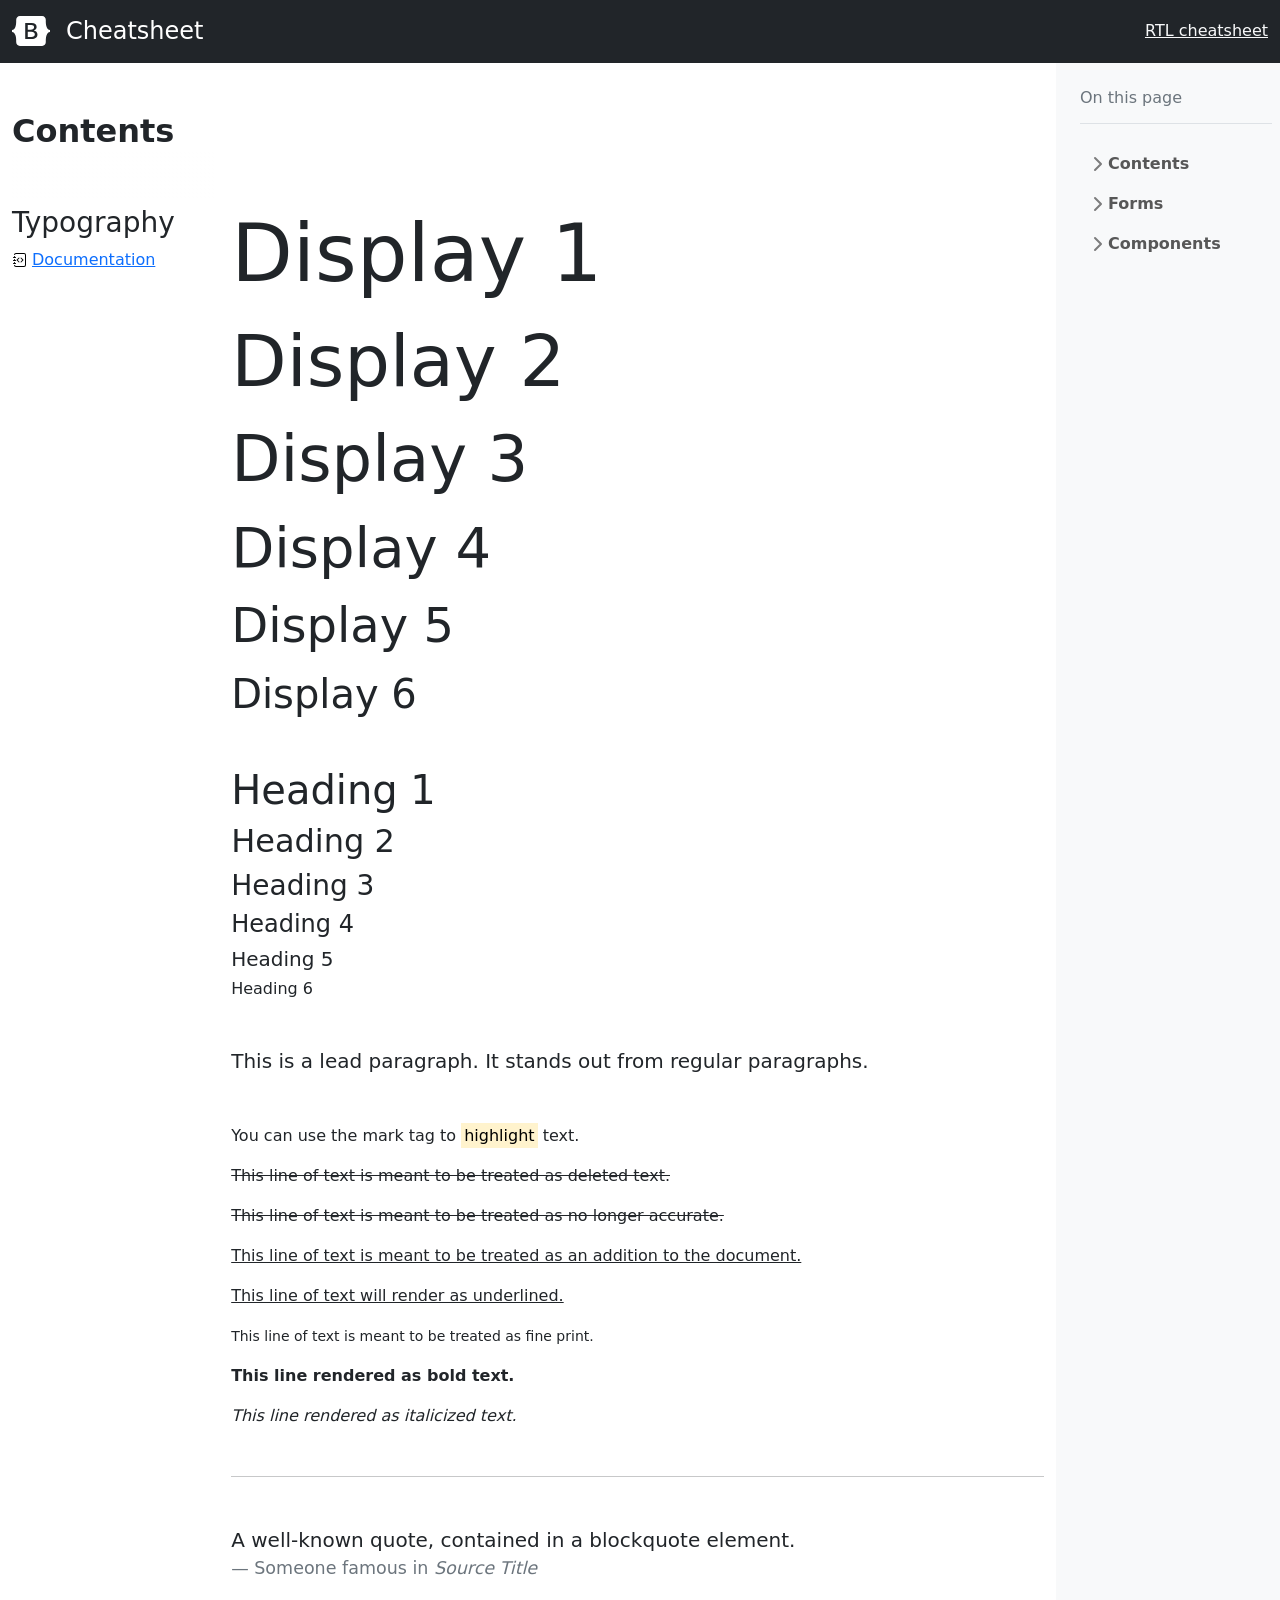
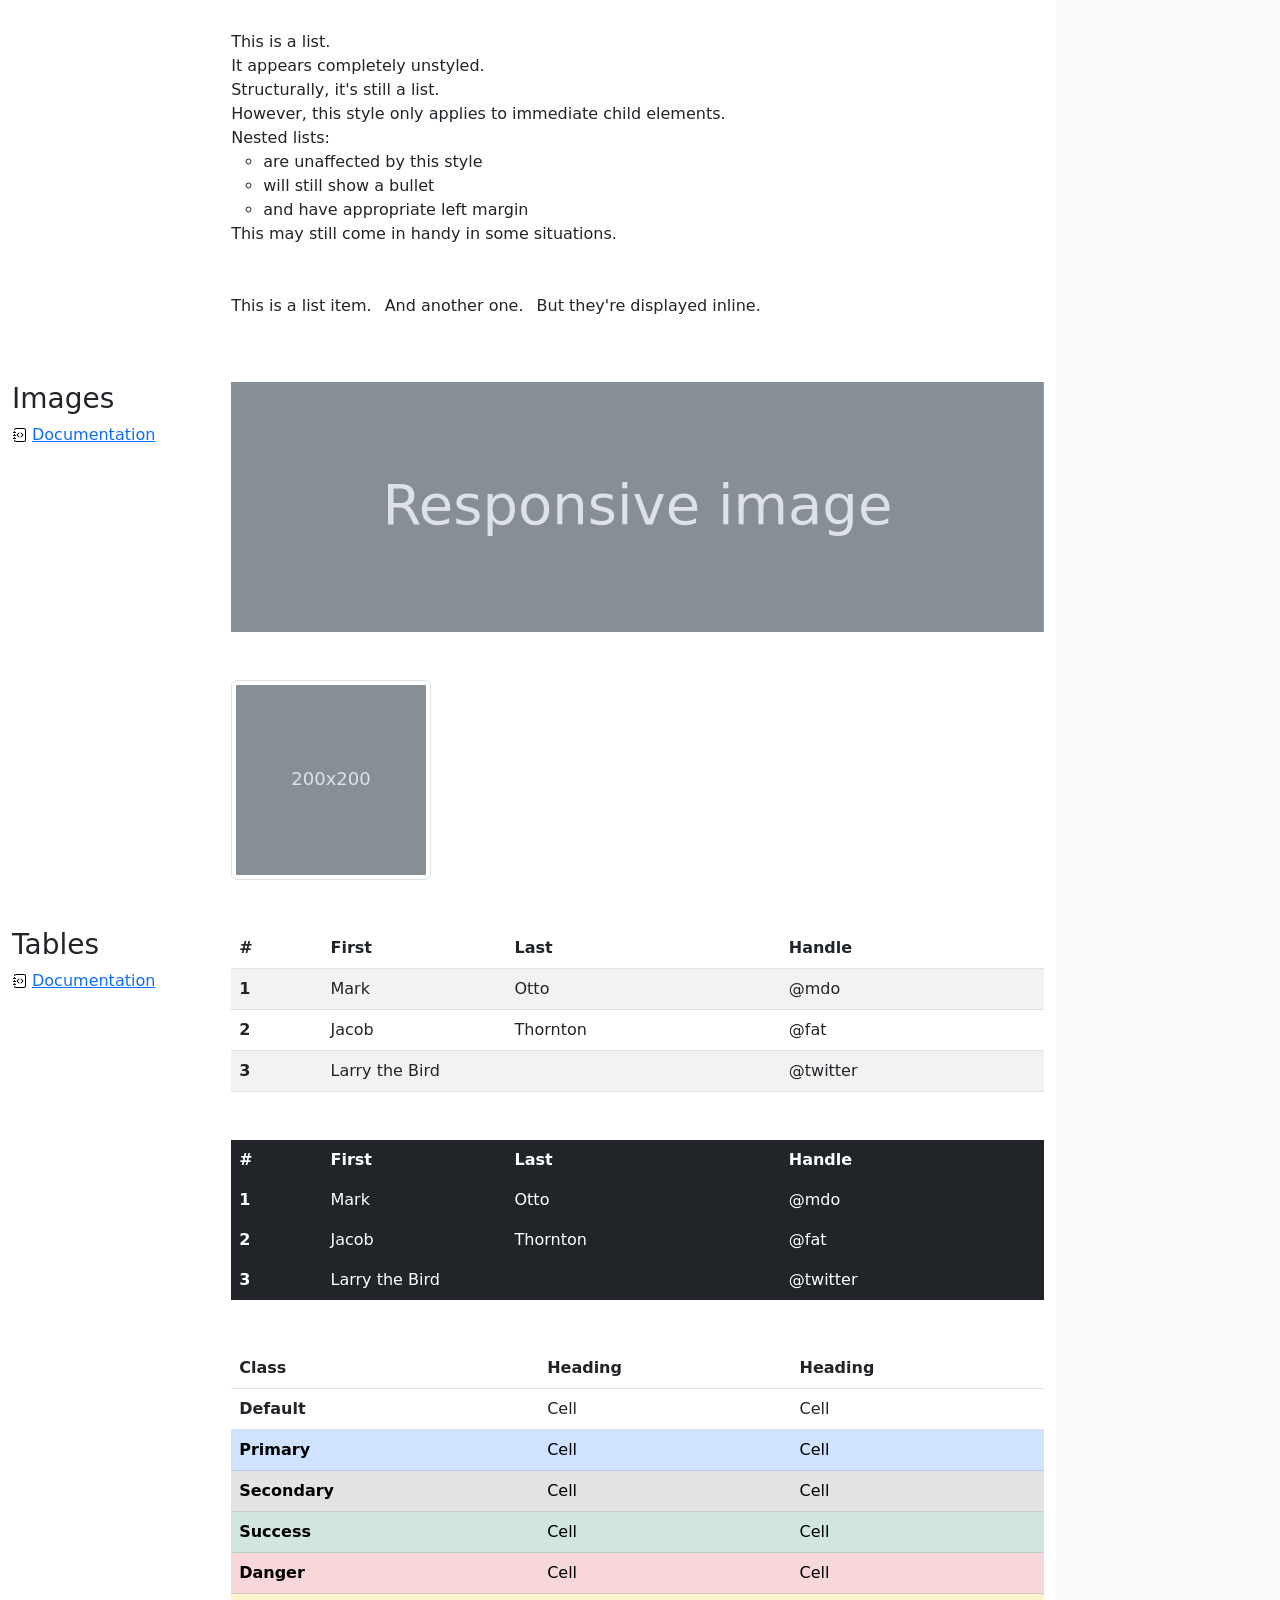
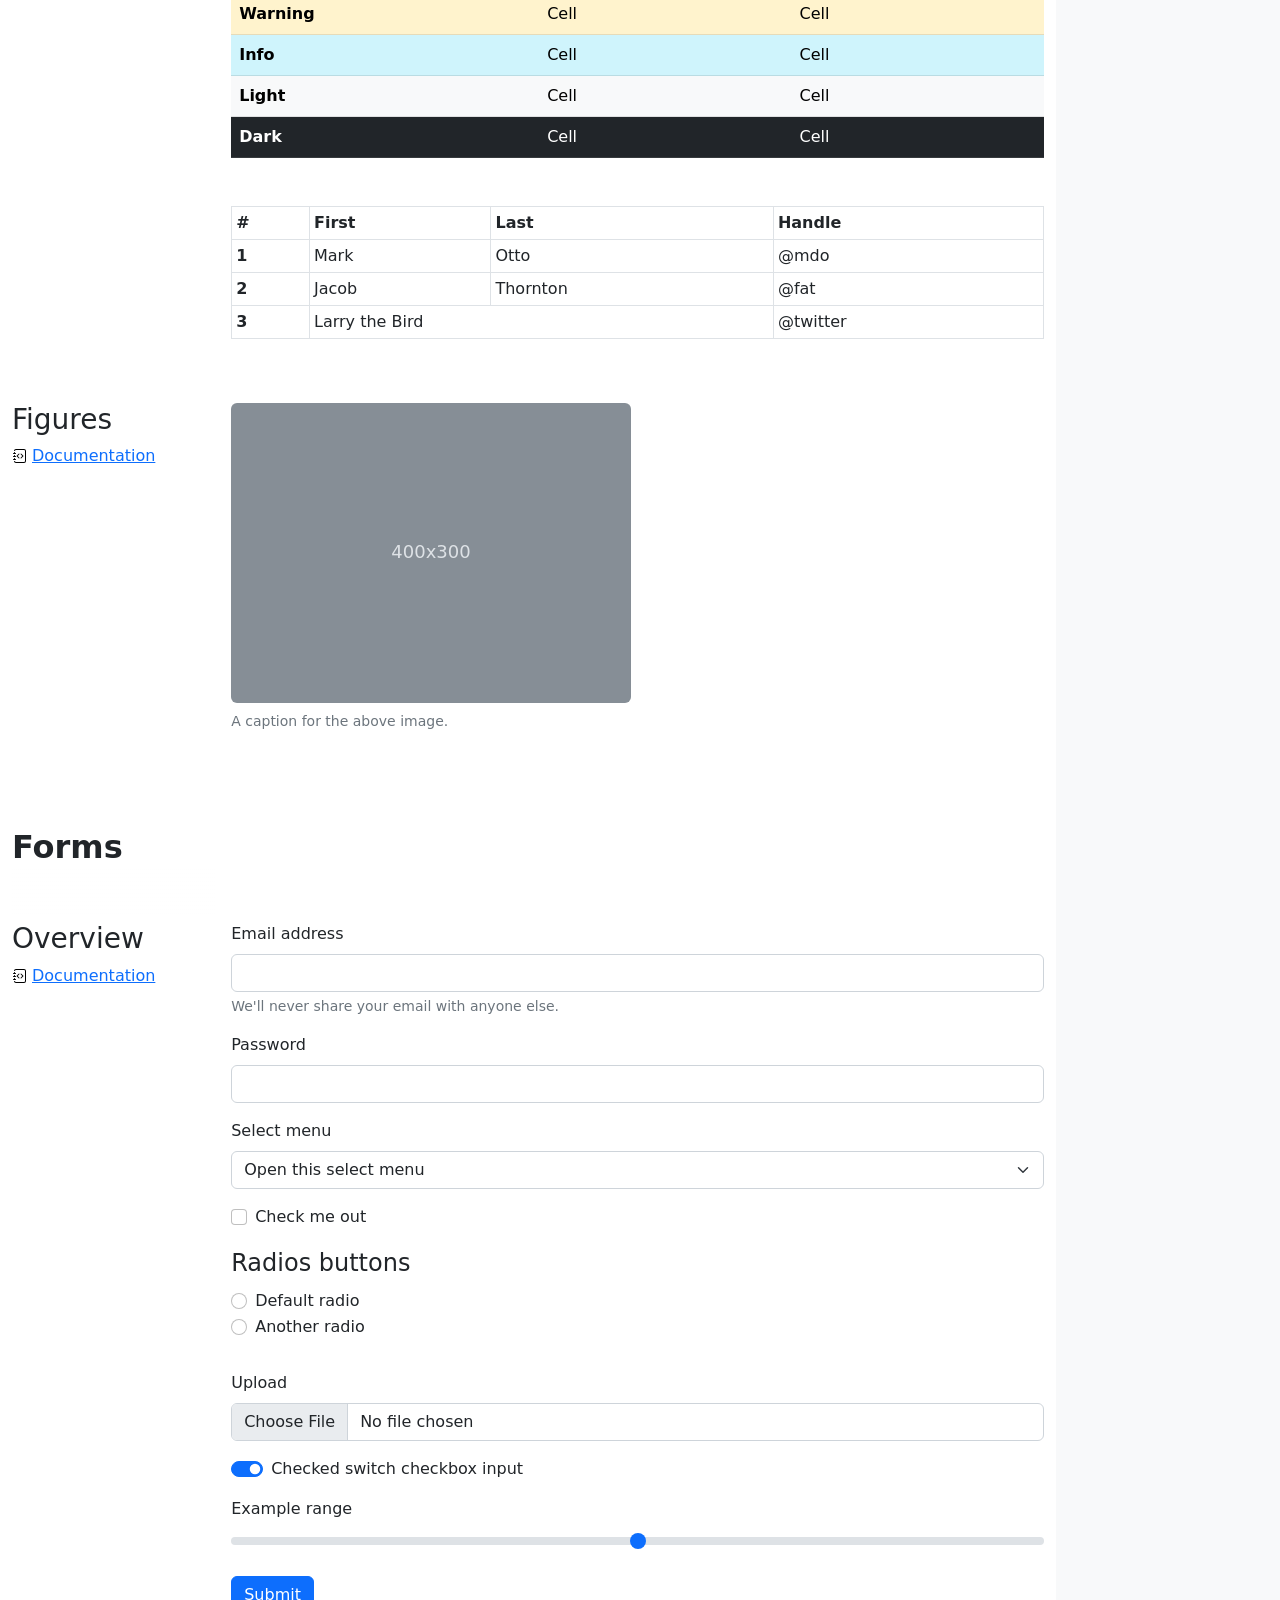
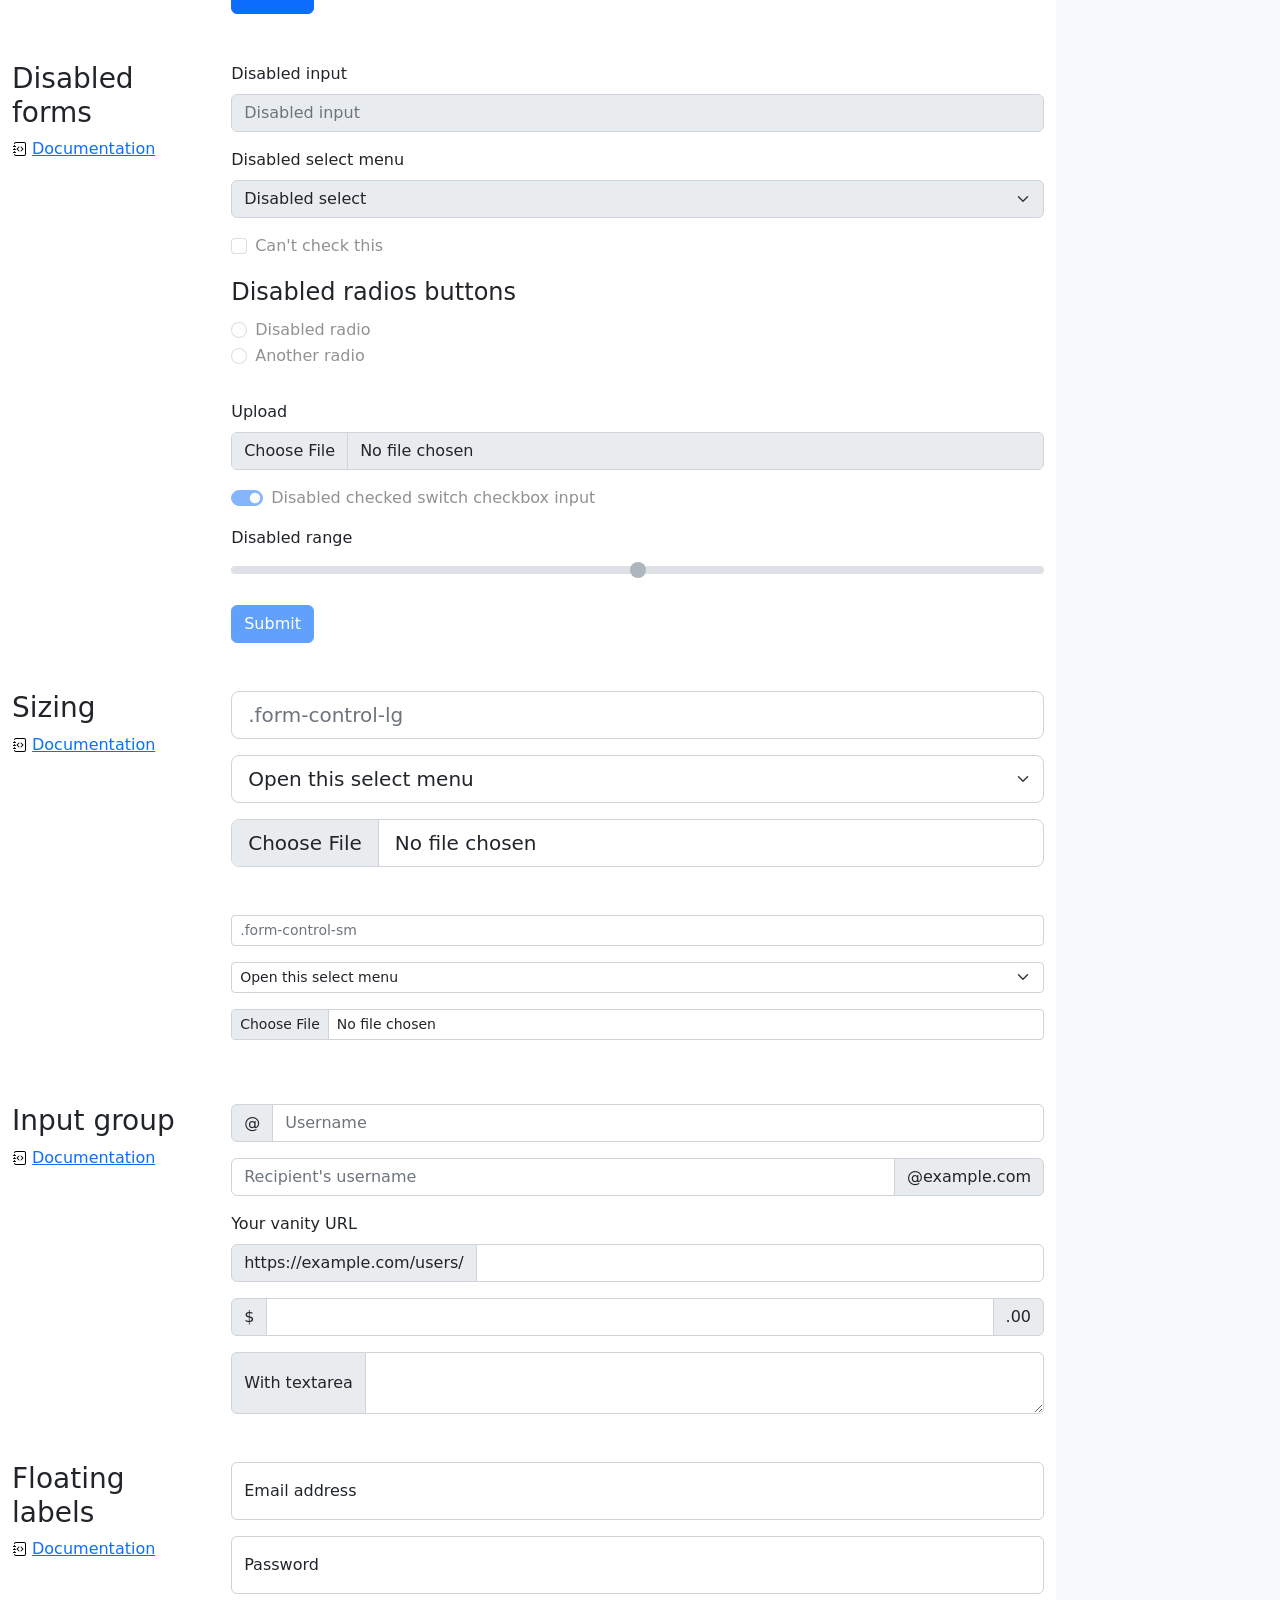
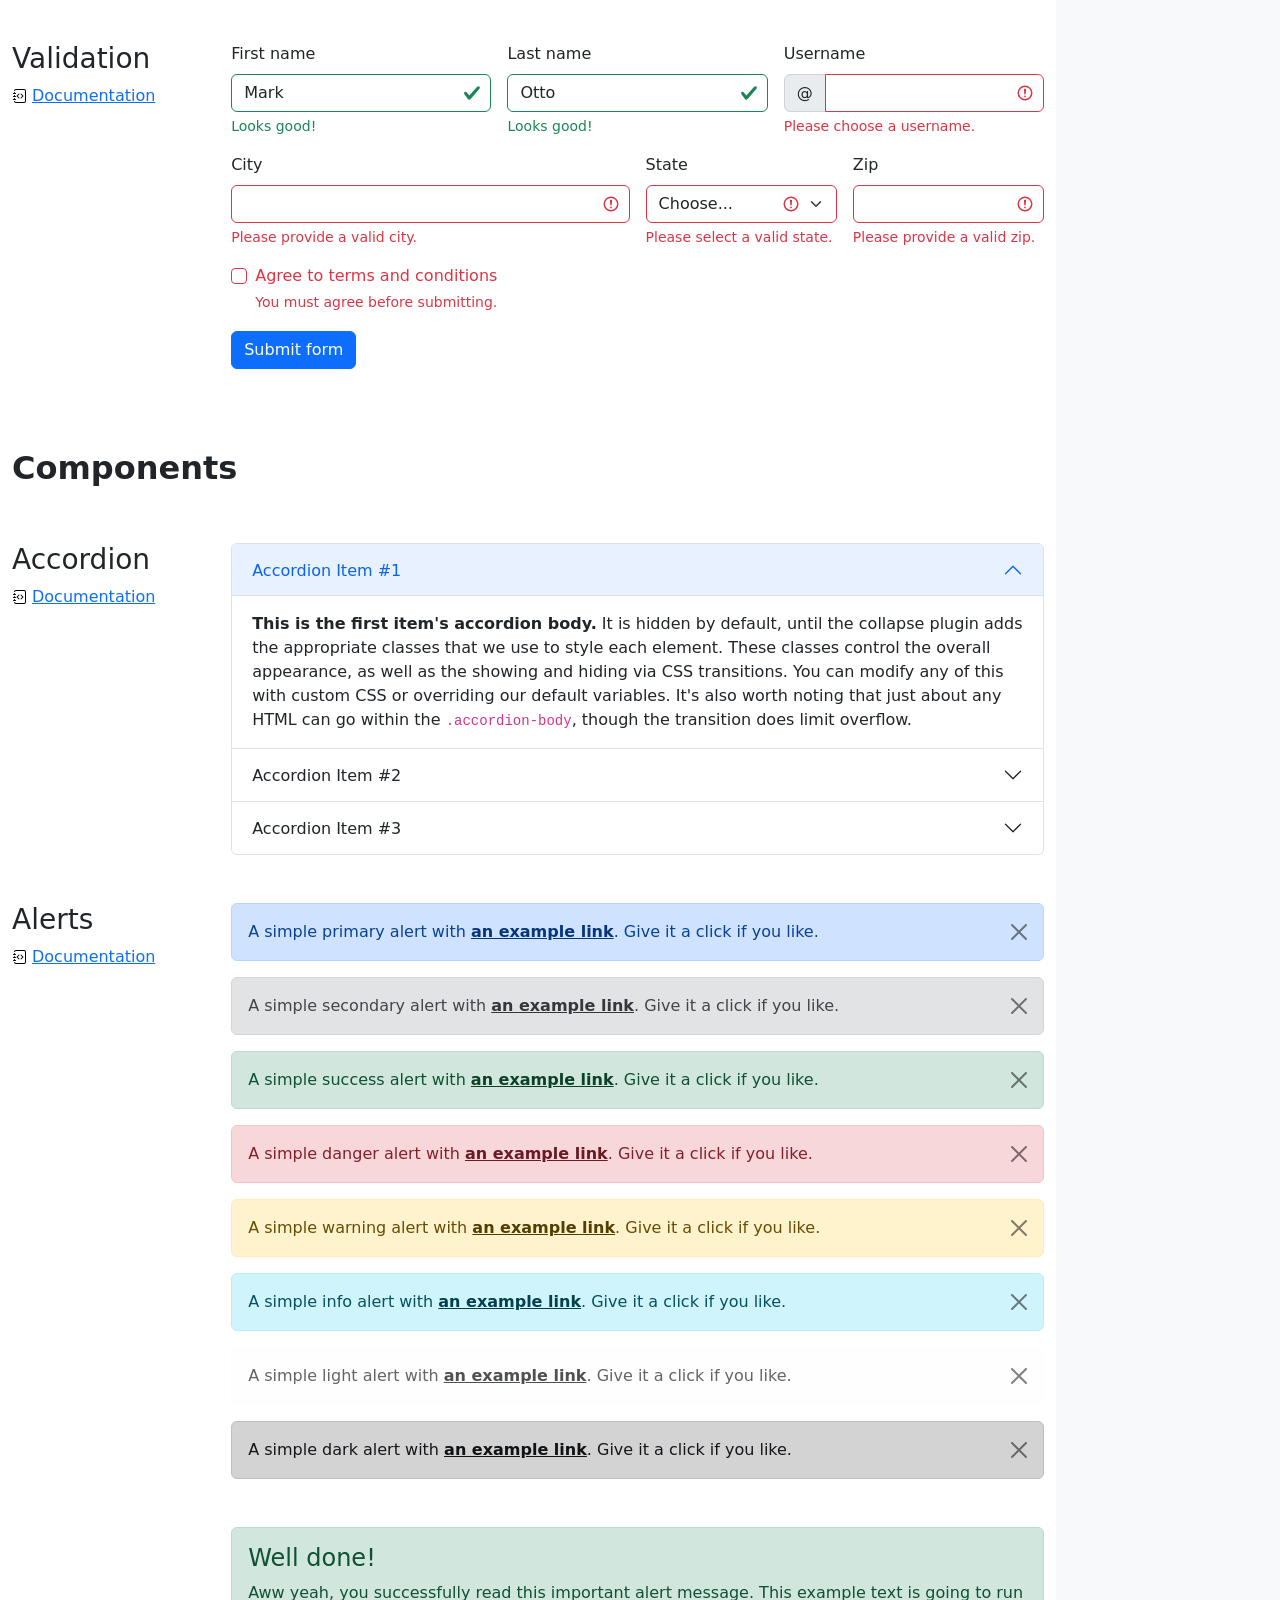
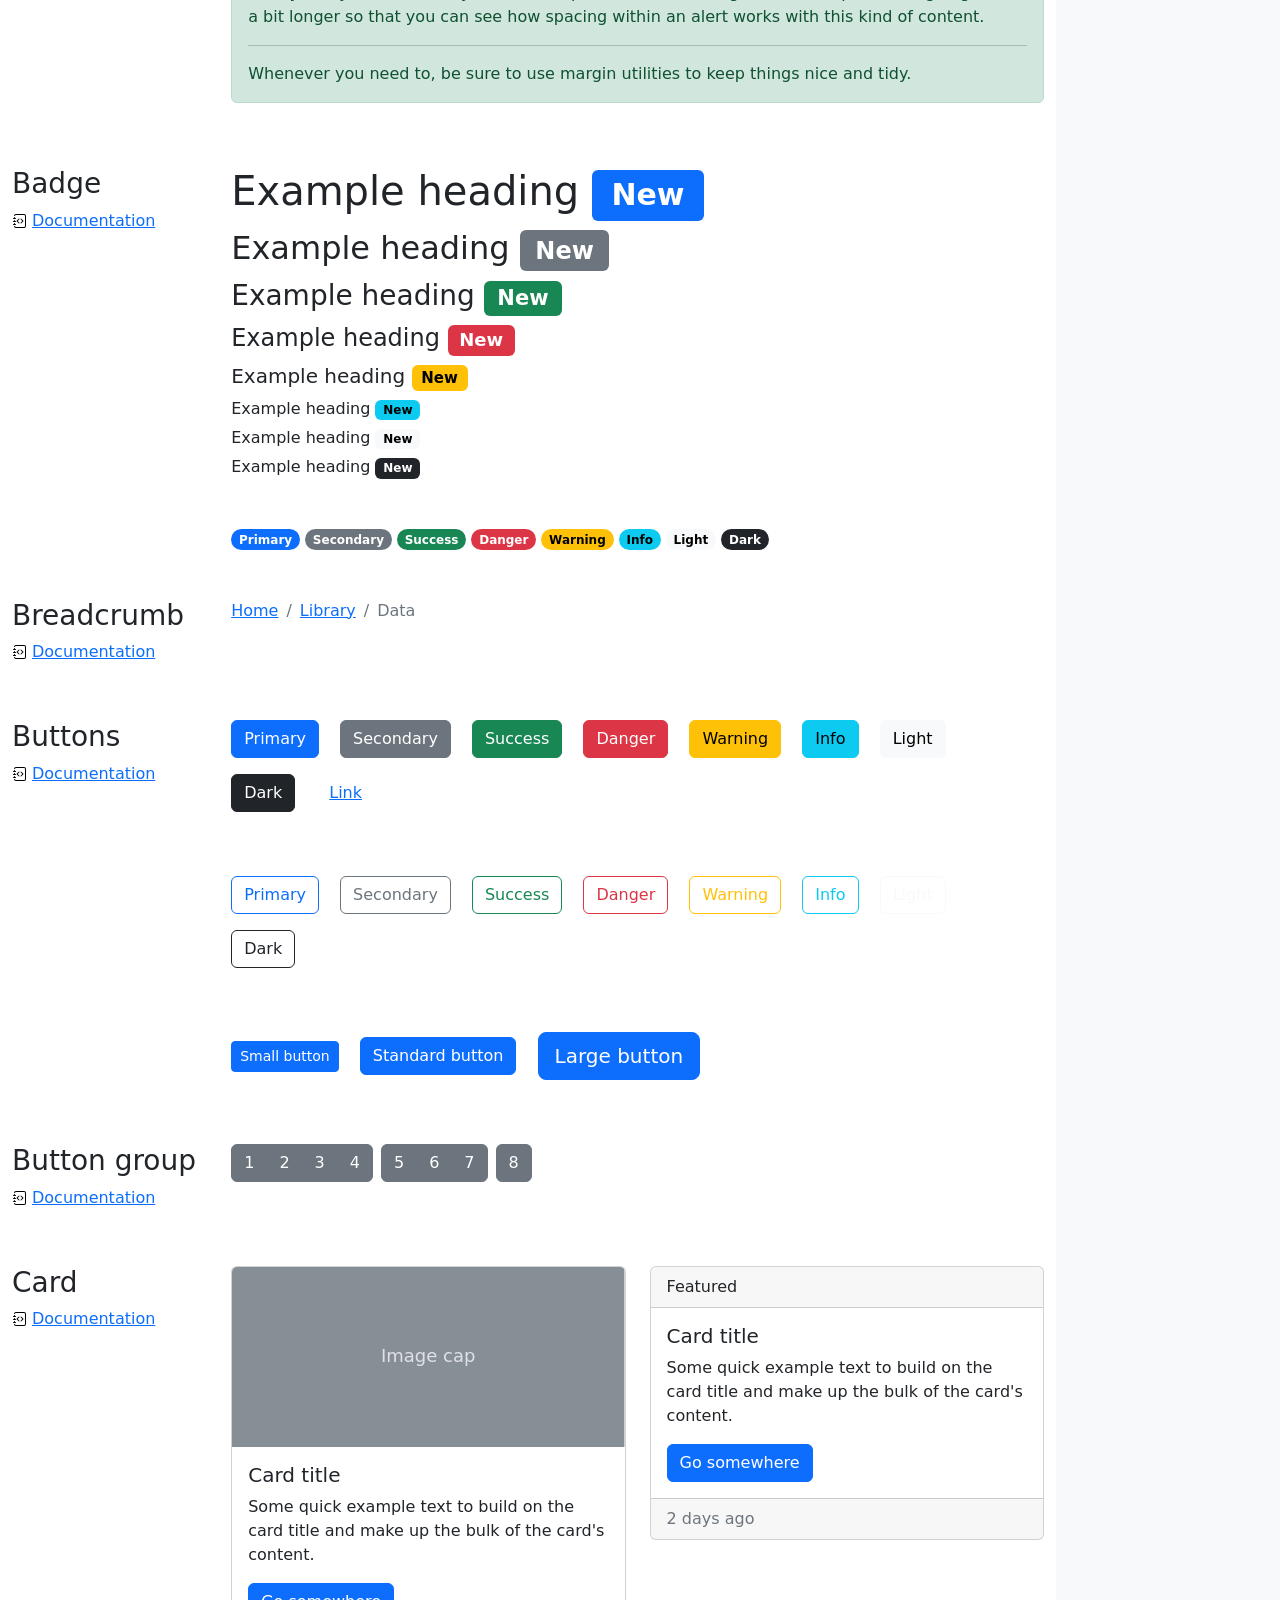
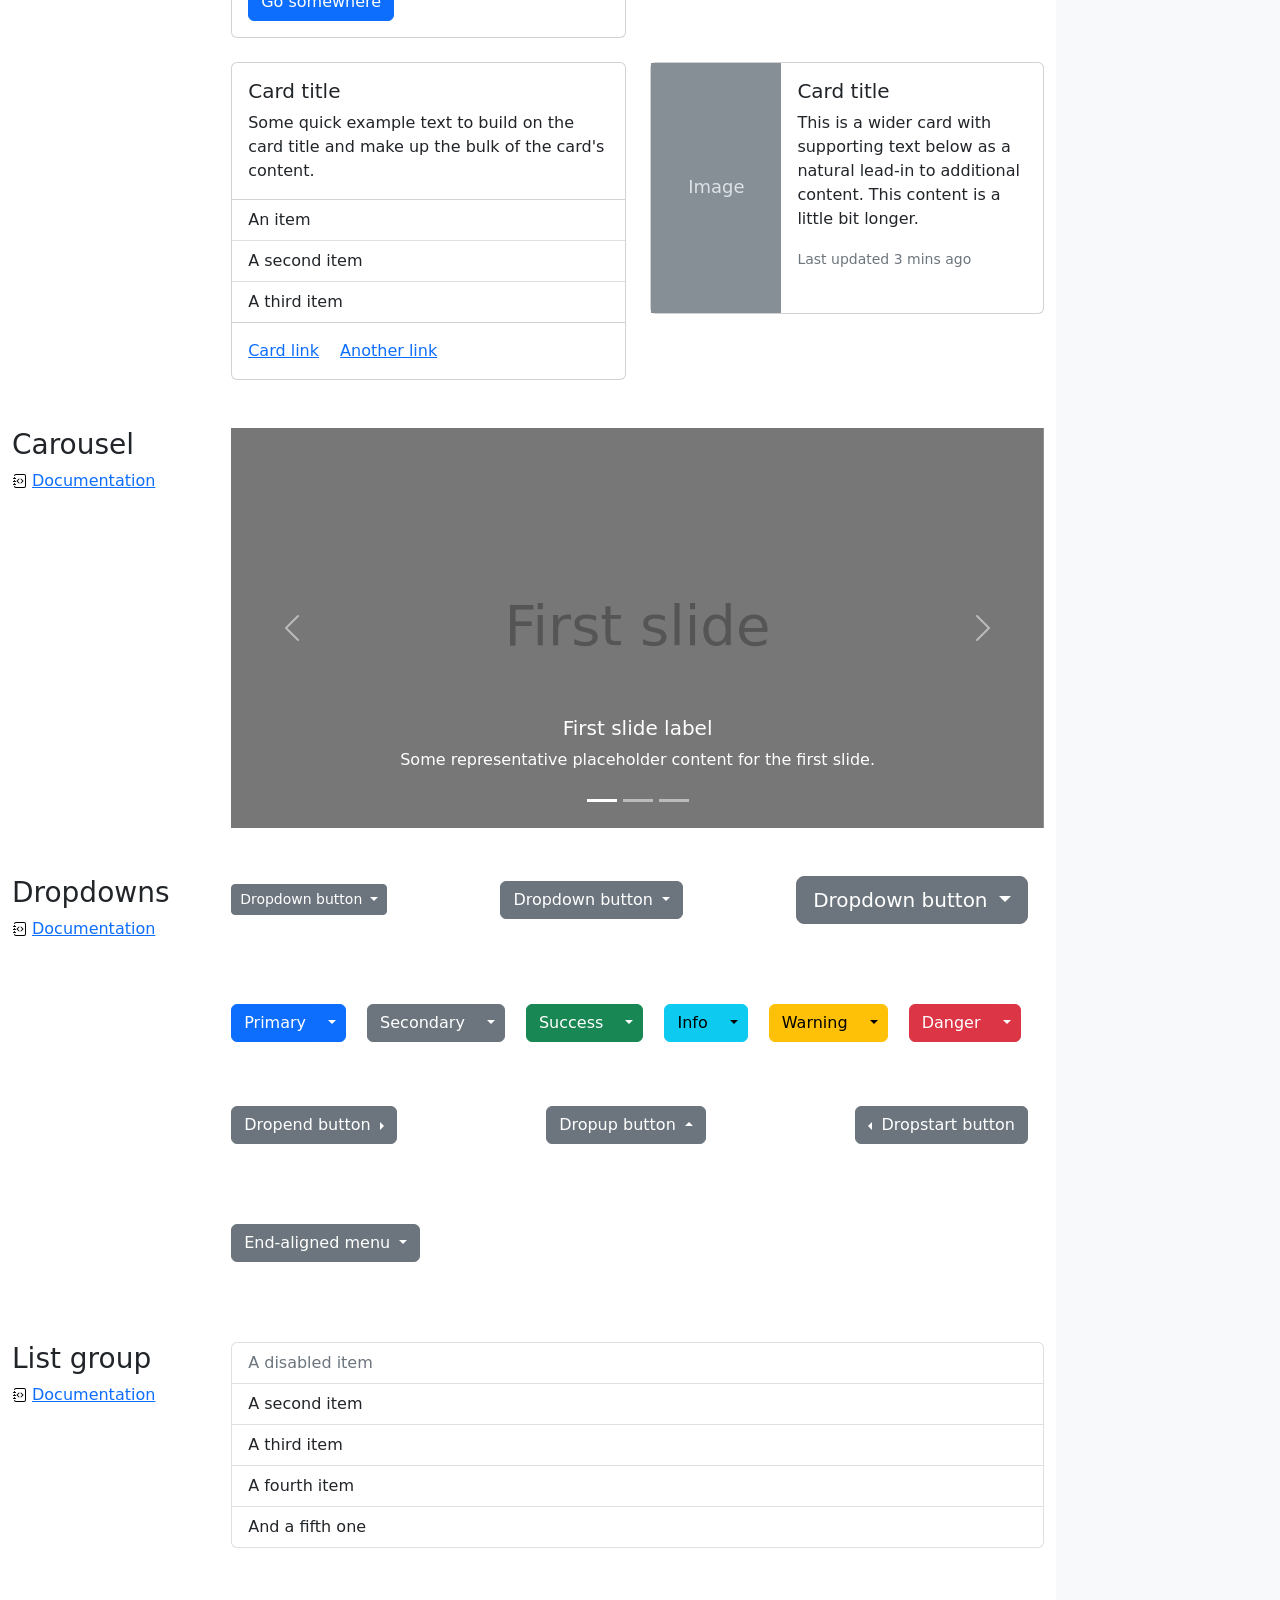
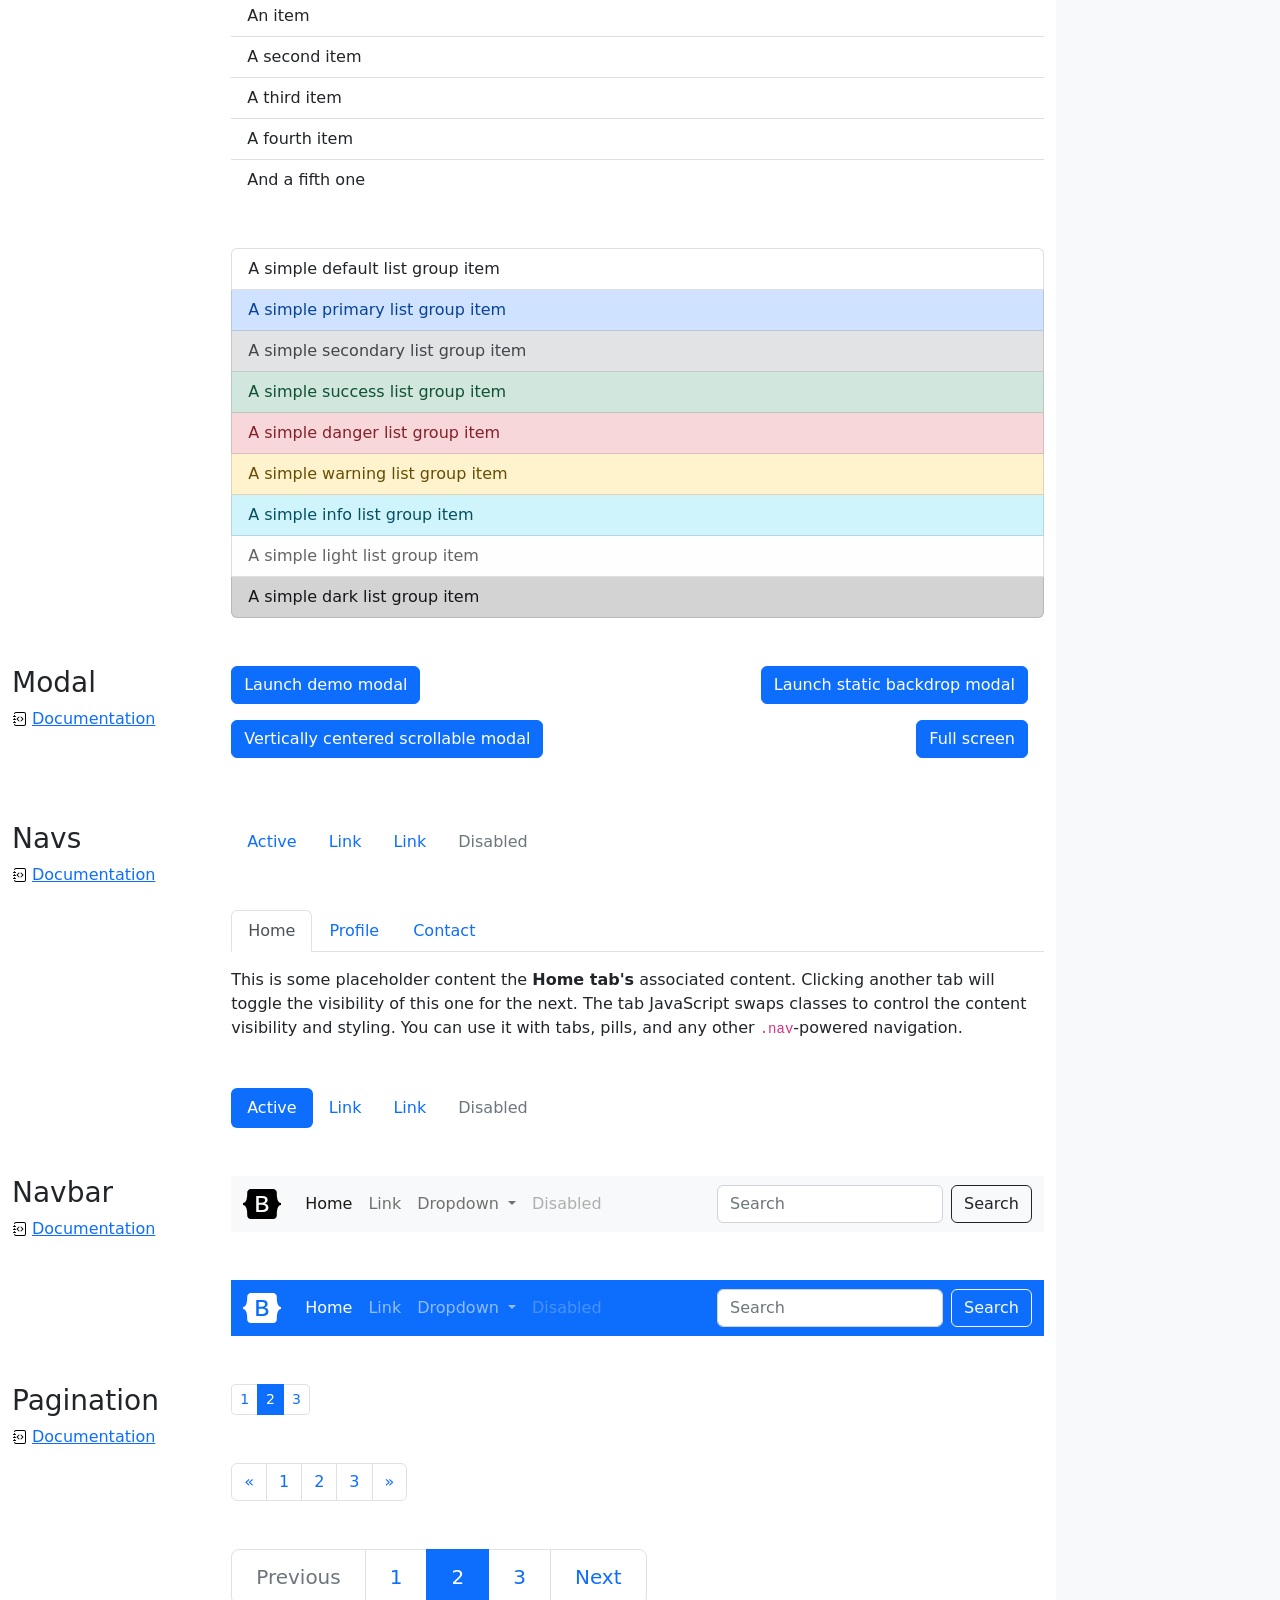
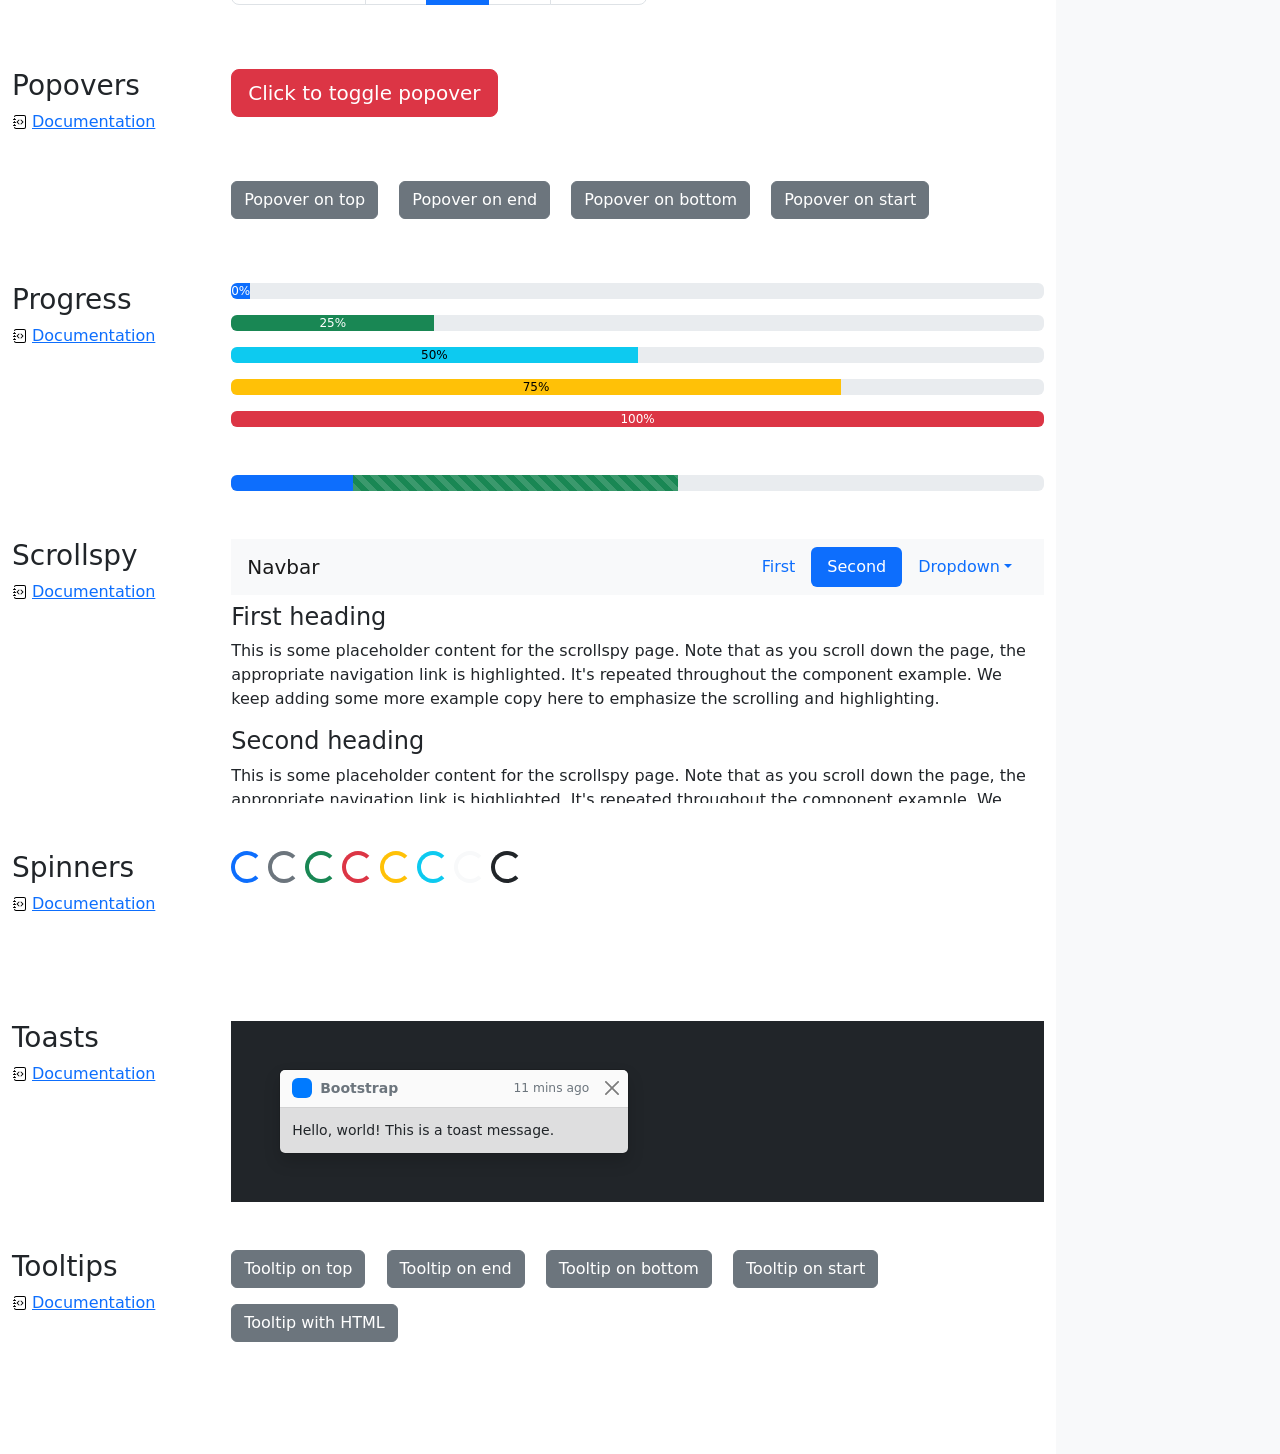
<file: Academy_Cinemas/bootstrap-5.2.3-examples/cheatsheet/index.html>
<!doctype html>
<html lang="en">
  <head>
    <meta charset="utf-8">
    <meta name="viewport" content="width=device-width, initial-scale=1">
    <meta name="description" content="">
    <meta name="author" content="Mark Otto, Jacob Thornton, and Bootstrap contributors">
    <meta name="generator" content="Hugo 0.104.2">
    <title>Cheatsheet · Bootstrap v5.2</title>

    <link rel="canonical" href="https://getbootstrap.com/docs/5.2/examples/cheatsheet/">

    

    

<link href="../assets/dist/css/bootstrap.min.css" rel="stylesheet">

    <style>
      .bd-placeholder-img {
        font-size: 1.125rem;
        text-anchor: middle;
        -webkit-user-select: none;
        -moz-user-select: none;
        user-select: none;
      }

      @media (min-width: 768px) {
        .bd-placeholder-img-lg {
          font-size: 3.5rem;
        }
      }

      .b-example-divider {
        height: 3rem;
        background-color: rgba(0, 0, 0, .1);
        border: solid rgba(0, 0, 0, .15);
        border-width: 1px 0;
        box-shadow: inset 0 .5em 1.5em rgba(0, 0, 0, .1), inset 0 .125em .5em rgba(0, 0, 0, .15);
      }

      .b-example-vr {
        flex-shrink: 0;
        width: 1.5rem;
        height: 100vh;
      }

      .bi {
        vertical-align: -.125em;
        fill: currentColor;
      }

      .nav-scroller {
        position: relative;
        z-index: 2;
        height: 2.75rem;
        overflow-y: hidden;
      }

      .nav-scroller .nav {
        display: flex;
        flex-wrap: nowrap;
        padding-bottom: 1rem;
        margin-top: -1px;
        overflow-x: auto;
        text-align: center;
        white-space: nowrap;
        -webkit-overflow-scrolling: touch;
      }
    </style>

    
    <!-- Custom styles for this template -->
    <link href="cheatsheet.css" rel="stylesheet">
  </head>
  <body class="bg-light">
    
<header class="bd-header bg-dark py-3 d-flex align-items-stretch border-bottom border-dark">
  <div class="container-fluid d-flex align-items-center">
    <h1 class="d-flex align-items-center fs-4 text-white mb-0">
      <img src="../assets/brand/bootstrap-logo-white.svg" width="38" height="30" class="me-3" alt="Bootstrap">
      Cheatsheet
    </h1>
    <a href="../examples/cheatsheet-rtl/" class="ms-auto link-light" hreflang="ar">RTL cheatsheet</a>
  </div>
</header>
<aside class="bd-aside sticky-xl-top text-muted align-self-start mb-3 mb-xl-5 px-2">
  <h2 class="h6 pt-4 pb-3 mb-4 border-bottom">On this page</h2>
  <nav class="small" id="toc">
    <ul class="list-unstyled">
      <li class="my-2">
        <button class="btn d-inline-flex align-items-center collapsed border-0" data-bs-toggle="collapse" aria-expanded="false" data-bs-target="#contents-collapse" aria-controls="contents-collapse">Contents</button>
        <ul class="list-unstyled ps-3 collapse" id="contents-collapse">
          <li><a class="d-inline-flex align-items-center rounded text-decoration-none" href="#typography">Typography</a></li>
          <li><a class="d-inline-flex align-items-center rounded text-decoration-none" href="#images">Images</a></li>
          <li><a class="d-inline-flex align-items-center rounded text-decoration-none" href="#tables">Tables</a></li>
          <li><a class="d-inline-flex align-items-center rounded text-decoration-none" href="#figures">Figures</a></li>
        </ul>
      </li>
      <li class="my-2">
        <button class="btn d-inline-flex align-items-center collapsed border-0" data-bs-toggle="collapse" aria-expanded="false" data-bs-target="#forms-collapse" aria-controls="forms-collapse">Forms</button>
        <ul class="list-unstyled ps-3 collapse" id="forms-collapse">
          <li><a class="d-inline-flex align-items-center rounded text-decoration-none" href="#overview">Overview</a></li>
          <li><a class="d-inline-flex align-items-center rounded text-decoration-none" href="#disabled-forms">Disabled forms</a></li>
          <li><a class="d-inline-flex align-items-center rounded text-decoration-none" href="#sizing">Sizing</a></li>
          <li><a class="d-inline-flex align-items-center rounded text-decoration-none" href="#input-group">Input group</a></li>
          <li><a class="d-inline-flex align-items-center rounded text-decoration-none" href="#floating-labels">Floating labels</a></li>
          <li><a class="d-inline-flex align-items-center rounded text-decoration-none" href="#validation">Validation</a></li>
        </ul>
      </li>
      <li class="my-2">
        <button class="btn d-inline-flex align-items-center collapsed border-0" data-bs-toggle="collapse" aria-expanded="false" data-bs-target="#components-collapse" aria-controls="components-collapse">Components</button>
        <ul class="list-unstyled ps-3 collapse" id="components-collapse">
          <li><a class="d-inline-flex align-items-center rounded text-decoration-none" href="#accordion">Accordion</a></li>
          <li><a class="d-inline-flex align-items-center rounded text-decoration-none" href="#alerts">Alerts</a></li>
          <li><a class="d-inline-flex align-items-center rounded text-decoration-none" href="#badge">Badge</a></li>
          <li><a class="d-inline-flex align-items-center rounded text-decoration-none" href="#breadcrumb">Breadcrumb</a></li>
          <li><a class="d-inline-flex align-items-center rounded text-decoration-none" href="#buttons">Buttons</a></li>
          <li><a class="d-inline-flex align-items-center rounded text-decoration-none" href="#button-group">Button group</a></li>
          <li><a class="d-inline-flex align-items-center rounded text-decoration-none" href="#card">Card</a></li>
          <li><a class="d-inline-flex align-items-center rounded text-decoration-none" href="#carousel">Carousel</a></li>
          <li><a class="d-inline-flex align-items-center rounded text-decoration-none" href="#dropdowns">Dropdowns</a></li>
          <li><a class="d-inline-flex align-items-center rounded text-decoration-none" href="#list-group">List group</a></li>
          <li><a class="d-inline-flex align-items-center rounded text-decoration-none" href="#modal">Modal</a></li>
          <li><a class="d-inline-flex align-items-center rounded text-decoration-none" href="#navs">Navs</a></li>
          <li><a class="d-inline-flex align-items-center rounded text-decoration-none" href="#navbar">Navbar</a></li>
          <li><a class="d-inline-flex align-items-center rounded text-decoration-none" href="#pagination">Pagination</a></li>
          <li><a class="d-inline-flex align-items-center rounded text-decoration-none" href="#popovers">Popovers</a></li>
          <li><a class="d-inline-flex align-items-center rounded text-decoration-none" href="#progress">Progress</a></li>
          <li><a class="d-inline-flex align-items-center rounded text-decoration-none" href="#scrollspy">Scrollspy</a></li>
          <li><a class="d-inline-flex align-items-center rounded text-decoration-none" href="#spinners">Spinners</a></li>
          <li><a class="d-inline-flex align-items-center rounded text-decoration-none" href="#toasts">Toasts</a></li>
          <li><a class="d-inline-flex align-items-center rounded text-decoration-none" href="#tooltips">Tooltips</a></li>
        </ul>
      </li>
    </ul>
  </nav>
</aside>
<div class="bd-cheatsheet container-fluid bg-body">
  <section id="content">
    <h2 class="sticky-xl-top fw-bold pt-3 pt-xl-5 pb-2 pb-xl-3">Contents</h2>

    <article class="my-3" id="typography">
      <div class="bd-heading sticky-xl-top align-self-start mt-5 mb-3 mt-xl-0 mb-xl-2">
        <h3>Typography</h3>
        <a class="d-flex align-items-center" href="../content/typography/">Documentation</a>
      </div>

      <div>
        <div class="bd-example-snippet bd-code-snippet"><div class="bd-example">
        <p class="display-1">Display 1</p>
        <p class="display-2">Display 2</p>
        <p class="display-3">Display 3</p>
        <p class="display-4">Display 4</p>
        <p class="display-5">Display 5</p>
        <p class="display-6">Display 6</p>
        </div></div>


        <div class="bd-example-snippet bd-code-snippet"><div class="bd-example">
        <p class="h1">Heading 1</p>
        <p class="h2">Heading 2</p>
        <p class="h3">Heading 3</p>
        <p class="h4">Heading 4</p>
        <p class="h5">Heading 5</p>
        <p class="h6">Heading 6</p>
        </div></div>


        <div class="bd-example-snippet bd-code-snippet"><div class="bd-example">
        <p class="lead">
          This is a lead paragraph. It stands out from regular paragraphs.
        </p>
        </div></div>


        <div class="bd-example-snippet bd-code-snippet"><div class="bd-example">
        <p>You can use the mark tag to <mark>highlight</mark> text.</p>
        <p><del>This line of text is meant to be treated as deleted text.</del></p>
        <p><s>This line of text is meant to be treated as no longer accurate.</s></p>
        <p><ins>This line of text is meant to be treated as an addition to the document.</ins></p>
        <p><u>This line of text will render as underlined.</u></p>
        <p><small>This line of text is meant to be treated as fine print.</small></p>
        <p><strong>This line rendered as bold text.</strong></p>
        <p><em>This line rendered as italicized text.</em></p>
        </div></div>


        <div class="bd-example-snippet bd-code-snippet"><div class="bd-example">
        <hr>
        </div></div>


        <div class="bd-example-snippet bd-code-snippet"><div class="bd-example">
        <blockquote class="blockquote">
          <p>A well-known quote, contained in a blockquote element.</p>
          <footer class="blockquote-footer">Someone famous in <cite title="Source Title">Source Title</cite></footer>
        </blockquote>
        </div></div>


        <div class="bd-example-snippet bd-code-snippet"><div class="bd-example">
        <ul class="list-unstyled">
          <li>This is a list.</li>
          <li>It appears completely unstyled.</li>
          <li>Structurally, it's still a list.</li>
          <li>However, this style only applies to immediate child elements.</li>
          <li>Nested lists:
            <ul>
              <li>are unaffected by this style</li>
              <li>will still show a bullet</li>
              <li>and have appropriate left margin</li>
            </ul>
          </li>
          <li>This may still come in handy in some situations.</li>
        </ul>
        </div></div>


        <div class="bd-example-snippet bd-code-snippet"><div class="bd-example">
        <ul class="list-inline">
          <li class="list-inline-item">This is a list item.</li>
          <li class="list-inline-item">And another one.</li>
          <li class="list-inline-item">But they're displayed inline.</li>
        </ul>
        </div></div>

      </div>
    </article>
    <article class="my-3" id="images">
      <div class="bd-heading sticky-xl-top align-self-start mt-5 mb-3 mt-xl-0 mb-xl-2">
        <h3>Images</h3>
        <a class="d-flex align-items-center" href="../content/images/">Documentation</a>
      </div>

      <div>
        <div class="bd-example-snippet bd-code-snippet"><div class="bd-example">
        <svg class="bd-placeholder-img bd-placeholder-img-lg img-fluid" width="100%" height="250" xmlns="http://www.w3.org/2000/svg" role="img" aria-label="Placeholder: Responsive image" preserveAspectRatio="xMidYMid slice" focusable="false"><title>Placeholder</title><rect width="100%" height="100%" fill="#868e96"/><text x="50%" y="50%" fill="#dee2e6" dy=".3em">Responsive image</text></svg>

        </div></div>


        <div class="bd-example-snippet bd-code-snippet"><div class="bd-example">
        <svg class="bd-placeholder-img img-thumbnail" width="200" height="200" xmlns="http://www.w3.org/2000/svg" role="img" aria-label="A generic square placeholder image with a white border around it, making it resemble a photograph taken with an old instant camera: 200x200" preserveAspectRatio="xMidYMid slice" focusable="false"><title>A generic square placeholder image with a white border around it, making it resemble a photograph taken with an old instant camera</title><rect width="100%" height="100%" fill="#868e96"/><text x="50%" y="50%" fill="#dee2e6" dy=".3em">200x200</text></svg>

        </div></div>

      </div>
    </article>
    <article class="my-3" id="tables">
      <div class="bd-heading sticky-xl-top align-self-start mt-5 mb-3 mt-xl-0 mb-xl-2">
        <h3>Tables</h3>
        <a class="d-flex align-items-center" href="../content/tables/">Documentation</a>
      </div>

      <div>
        <div class="bd-example-snippet bd-code-snippet"><div class="bd-example">
        <table class="table table-striped">
          <thead>
          <tr>
            <th scope="col">#</th>
            <th scope="col">First</th>
            <th scope="col">Last</th>
            <th scope="col">Handle</th>
          </tr>
          </thead>
          <tbody>
          <tr>
            <th scope="row">1</th>
            <td>Mark</td>
            <td>Otto</td>
            <td>@mdo</td>
          </tr>
          <tr>
            <th scope="row">2</th>
            <td>Jacob</td>
            <td>Thornton</td>
            <td>@fat</td>
          </tr>
          <tr>
            <th scope="row">3</th>
            <td colspan="2">Larry the Bird</td>
            <td>@twitter</td>
          </tr>
          </tbody>
        </table>
        </div></div>


        <div class="bd-example-snippet bd-code-snippet"><div class="bd-example">
        <table class="table table-dark table-borderless">
          <thead>
          <tr>
            <th scope="col">#</th>
            <th scope="col">First</th>
            <th scope="col">Last</th>
            <th scope="col">Handle</th>
          </tr>
          </thead>
          <tbody>
          <tr>
            <th scope="row">1</th>
            <td>Mark</td>
            <td>Otto</td>
            <td>@mdo</td>
          </tr>
          <tr>
            <th scope="row">2</th>
            <td>Jacob</td>
            <td>Thornton</td>
            <td>@fat</td>
          </tr>
          <tr>
            <th scope="row">3</th>
            <td colspan="2">Larry the Bird</td>
            <td>@twitter</td>
          </tr>
          </tbody>
        </table>
        </div></div>


        <div class="bd-example-snippet bd-code-snippet"><div class="bd-example">
        <table class="table table-hover">
          <thead>
          <tr>
            <th scope="col">Class</th>
            <th scope="col">Heading</th>
            <th scope="col">Heading</th>
          </tr>
          </thead>
          <tbody>
          <tr>
            <th scope="row">Default</th>
            <td>Cell</td>
            <td>Cell</td>
          </tr>
          
          <tr class="table-primary">
            <th scope="row">Primary</th>
            <td>Cell</td>
            <td>Cell</td>
          </tr>
          <tr class="table-secondary">
            <th scope="row">Secondary</th>
            <td>Cell</td>
            <td>Cell</td>
          </tr>
          <tr class="table-success">
            <th scope="row">Success</th>
            <td>Cell</td>
            <td>Cell</td>
          </tr>
          <tr class="table-danger">
            <th scope="row">Danger</th>
            <td>Cell</td>
            <td>Cell</td>
          </tr>
          <tr class="table-warning">
            <th scope="row">Warning</th>
            <td>Cell</td>
            <td>Cell</td>
          </tr>
          <tr class="table-info">
            <th scope="row">Info</th>
            <td>Cell</td>
            <td>Cell</td>
          </tr>
          <tr class="table-light">
            <th scope="row">Light</th>
            <td>Cell</td>
            <td>Cell</td>
          </tr>
          <tr class="table-dark">
            <th scope="row">Dark</th>
            <td>Cell</td>
            <td>Cell</td>
          </tr>
          </tbody>
        </table>
        </div></div>


        <div class="bd-example-snippet bd-code-snippet"><div class="bd-example">
        <table class="table table-sm table-bordered">
          <thead>
          <tr>
            <th scope="col">#</th>
            <th scope="col">First</th>
            <th scope="col">Last</th>
            <th scope="col">Handle</th>
          </tr>
          </thead>
          <tbody>
          <tr>
            <th scope="row">1</th>
            <td>Mark</td>
            <td>Otto</td>
            <td>@mdo</td>
          </tr>
          <tr>
            <th scope="row">2</th>
            <td>Jacob</td>
            <td>Thornton</td>
            <td>@fat</td>
          </tr>
          <tr>
            <th scope="row">3</th>
            <td colspan="2">Larry the Bird</td>
            <td>@twitter</td>
          </tr>
          </tbody>
        </table>
        </div></div>

      </div>
    </article>
    <article class="my-3" id="figures">
      <div class="bd-heading sticky-xl-top align-self-start mt-5 mb-3 mt-xl-0 mb-xl-2">
        <h3>Figures</h3>
        <a class="d-flex align-items-center" href="../content/figures/">Documentation</a>
      </div>

      <div>
        <div class="bd-example-snippet bd-code-snippet"><div class="bd-example">
        <figure class="figure">
          <svg class="bd-placeholder-img figure-img img-fluid rounded" width="400" height="300" xmlns="http://www.w3.org/2000/svg" role="img" aria-label="Placeholder: 400x300" preserveAspectRatio="xMidYMid slice" focusable="false"><title>Placeholder</title><rect width="100%" height="100%" fill="#868e96"/><text x="50%" y="50%" fill="#dee2e6" dy=".3em">400x300</text></svg>

          <figcaption class="figure-caption">A caption for the above image.</figcaption>
        </figure>
        </div></div>

      </div>
    </article>
  </section>

  <section id="forms">
    <h2 class="sticky-xl-top fw-bold pt-3 pt-xl-5 pb-2 pb-xl-3">Forms</h2>

    <article class="my-3" id="overview">
      <div class="bd-heading sticky-xl-top align-self-start mt-5 mb-3 mt-xl-0 mb-xl-2">
        <h3>Overview</h3>
        <a class="d-flex align-items-center" href="../forms/overview/">Documentation</a>
      </div>

      <div>
        <div class="bd-example-snippet bd-code-snippet"><div class="bd-example">
        <form>
          <div class="mb-3">
            <label for="exampleInputEmail1" class="form-label">Email address</label>
            <input type="email" class="form-control" id="exampleInputEmail1" aria-describedby="emailHelp">
            <div id="emailHelp" class="form-text">We'll never share your email with anyone else.</div>
          </div>
          <div class="mb-3">
            <label for="exampleInputPassword1" class="form-label">Password</label>
            <input type="password" class="form-control" id="exampleInputPassword1">
          </div>
          <div class="mb-3">
            <label for="exampleSelect" class="form-label">Select menu</label>
            <select class="form-select" id="exampleSelect">
              <option selected>Open this select menu</option>
              <option value="1">One</option>
              <option value="2">Two</option>
              <option value="3">Three</option>
            </select>
          </div>
          <div class="mb-3 form-check">
            <input type="checkbox" class="form-check-input" id="exampleCheck1">
            <label class="form-check-label" for="exampleCheck1">Check me out</label>
          </div>
          <fieldset class="mb-3">
            <legend>Radios buttons</legend>
            <div class="form-check">
              <input type="radio" name="radios" class="form-check-input" id="exampleRadio1">
              <label class="form-check-label" for="exampleRadio1">Default radio</label>
            </div>
            <div class="mb-3 form-check">
              <input type="radio" name="radios" class="form-check-input" id="exampleRadio2">
              <label class="form-check-label" for="exampleRadio2">Another radio</label>
            </div>
          </fieldset>
          <div class="mb-3">
            <label class="form-label" for="customFile">Upload</label>
            <input type="file" class="form-control" id="customFile">
          </div>
          <div class="mb-3 form-check form-switch">
            <input class="form-check-input" type="checkbox" role="switch" id="flexSwitchCheckChecked" checked>
            <label class="form-check-label" for="flexSwitchCheckChecked">Checked switch checkbox input</label>
          </div>
          <div class="mb-3">
            <label for="customRange3" class="form-label">Example range</label>
            <input type="range" class="form-range" min="0" max="5" step="0.5" id="customRange3">
          </div>
          <button type="submit" class="btn btn-primary">Submit</button>
        </form>
        </div></div>

      </div>
    </article>
    <article class="my-3" id="disabled-forms">
      <div class="bd-heading sticky-xl-top align-self-start mt-5 mb-3 mt-xl-0 mb-xl-2">
        <h3>Disabled forms</h3>
        <a class="d-flex align-items-center" href="../forms/overview/#disabled-forms">Documentation</a>
      </div>

      <div>
        <div class="bd-example-snippet bd-code-snippet"><div class="bd-example">
        <form>
          <fieldset disabled aria-label="Disabled fieldset example">
            <div class="mb-3">
              <label for="disabledTextInput" class="form-label">Disabled input</label>
              <input type="text" id="disabledTextInput" class="form-control" placeholder="Disabled input">
            </div>
            <div class="mb-3">
              <label for="disabledSelect" class="form-label">Disabled select menu</label>
              <select id="disabledSelect" class="form-select">
                <option>Disabled select</option>
              </select>
            </div>
            <div class="mb-3">
              <div class="form-check">
                <input class="form-check-input" type="checkbox" id="disabledFieldsetCheck" disabled>
                <label class="form-check-label" for="disabledFieldsetCheck">
                  Can't check this
                </label>
              </div>
            </div>
            <fieldset class="mb-3">
              <legend>Disabled radios buttons</legend>
              <div class="form-check">
                <input type="radio" name="radios" class="form-check-input" id="disabledRadio1" disabled>
                <label class="form-check-label" for="disabledRadio1">Disabled radio</label>
              </div>
              <div class="mb-3 form-check">
                <input type="radio" name="radios" class="form-check-input" id="disabledRadio2" disabled>
                <label class="form-check-label" for="disabledRadio2">Another radio</label>
              </div>
            </fieldset>
            <div class="mb-3">
              <label class="form-label" for="disabledCustomFile">Upload</label>
              <input type="file" class="form-control" id="disabledCustomFile" disabled>
            </div>
            <div class="mb-3 form-check form-switch">
              <input class="form-check-input" type="checkbox" role="switch" id="disabledSwitchCheckChecked" checked disabled>
              <label class="form-check-label" for="disabledSwitchCheckChecked">Disabled checked switch checkbox input</label>
            </div>
            <div class="mb-3">
              <label for="disabledRange" class="form-label">Disabled range</label>
              <input type="range" class="form-range" min="0" max="5" step="0.5" id="disabledRange">
            </div>
            <button type="submit" class="btn btn-primary">Submit</button>
          </fieldset>
        </form>
        </div></div>

      </div>
    </article>
    <article class="my-3" id="sizing">
      <div class="bd-heading sticky-xl-top align-self-start mt-5 mb-3 mt-xl-0 mb-xl-2">
        <h3>Sizing</h3>
        <a class="d-flex align-items-center" href="../forms/form-control/#sizing">Documentation</a>
      </div>

      <div>
        <div class="bd-example-snippet bd-code-snippet"><div class="bd-example">
        <div class="mb-3">
          <input class="form-control form-control-lg" type="text" placeholder=".form-control-lg" aria-label=".form-control-lg example">
        </div>
        <div class="mb-3">
          <select class="form-select form-select-lg" aria-label=".form-select-lg example">
            <option selected>Open this select menu</option>
            <option value="1">One</option>
            <option value="2">Two</option>
            <option value="3">Three</option>
          </select>
        </div>
        <div class="mb-3">
          <input type="file" class="form-control form-control-lg" aria-label="Large file input example">
        </div>
        </div></div>


        <div class="bd-example-snippet bd-code-snippet"><div class="bd-example">
        <div class="mb-3">
          <input class="form-control form-control-sm" type="text" placeholder=".form-control-sm" aria-label=".form-control-sm example">
        </div>
        <div class="mb-3">
          <select class="form-select form-select-sm" aria-label=".form-select-sm example">
            <option selected>Open this select menu</option>
            <option value="1">One</option>
            <option value="2">Two</option>
            <option value="3">Three</option>
          </select>
        </div>
        <div class="mb-3">
          <input type="file" class="form-control form-control-sm" aria-label="Small file input example">
        </div>
        </div></div>

      </div>
    </article>
    <article class="my-3" id="input-group">
      <div class="bd-heading sticky-xl-top align-self-start mt-5 mb-3 mt-xl-0 mb-xl-2">
        <h3>Input group</h3>
        <a class="d-flex align-items-center" href="../forms/input-group/">Documentation</a>
      </div>

      <div>
        <div class="bd-example-snippet bd-code-snippet"><div class="bd-example">
        <div class="input-group mb-3">
          <span class="input-group-text" id="basic-addon1">@</span>
          <input type="text" class="form-control" placeholder="Username" aria-label="Username" aria-describedby="basic-addon1">
        </div>
        <div class="input-group mb-3">
          <input type="text" class="form-control" placeholder="Recipient's username" aria-label="Recipient's username" aria-describedby="basic-addon2">
          <span class="input-group-text" id="basic-addon2">@example.com</span>
        </div>
        <label for="basic-url" class="form-label">Your vanity URL</label>
        <div class="input-group mb-3">
          <span class="input-group-text" id="basic-addon3">https://example.com/users/</span>
          <input type="text" class="form-control" id="basic-url" aria-describedby="basic-addon3">
        </div>
        <div class="input-group mb-3">
          <span class="input-group-text">$</span>
          <input type="text" class="form-control" aria-label="Amount (to the nearest dollar)">
          <span class="input-group-text">.00</span>
        </div>
        <div class="input-group">
          <span class="input-group-text">With textarea</span>
          <textarea class="form-control" aria-label="With textarea"></textarea>
        </div>
        </div></div>

      </div>
    </article>
    <article class="my-3" id="floating-labels">
      <div class="bd-heading sticky-xl-top align-self-start mt-5 mb-3 mt-xl-0 mb-xl-2">
        <h3>Floating labels</h3>
        <a class="d-flex align-items-center" href="../forms/floating-labels/">Documentation</a>
      </div>

      <div>
        <div class="bd-example-snippet bd-code-snippet"><div class="bd-example">
        <form>
          <div class="form-floating mb-3">
            <input type="email" class="form-control" id="floatingInput" placeholder="name@example.com">
            <label for="floatingInput">Email address</label>
          </div>
          <div class="form-floating">
            <input type="password" class="form-control" id="floatingPassword" placeholder="Password">
            <label for="floatingPassword">Password</label>
          </div>
        </form>
        </div></div>

      </div>
    </article>
    <article class="my-3" id="validation">
      <div class="bd-heading sticky-xl-top align-self-start mt-5 mb-3 mt-xl-0 mb-xl-2">
        <h3>Validation</h3>
        <a class="d-flex align-items-center" href="../forms/validation/">Documentation</a>
      </div>

      <div>
        <div class="bd-example-snippet bd-code-snippet"><div class="bd-example">
        <form class="row g-3">
          <div class="col-md-4">
            <label for="validationServer01" class="form-label">First name</label>
            <input type="text" class="form-control is-valid" id="validationServer01" value="Mark" required>
            <div class="valid-feedback">
              Looks good!
            </div>
          </div>
          <div class="col-md-4">
            <label for="validationServer02" class="form-label">Last name</label>
            <input type="text" class="form-control is-valid" id="validationServer02" value="Otto" required>
            <div class="valid-feedback">
              Looks good!
            </div>
          </div>
          <div class="col-md-4">
            <label for="validationServerUsername" class="form-label">Username</label>
            <div class="input-group has-validation">
              <span class="input-group-text" id="inputGroupPrepend3">@</span>
              <input type="text" class="form-control is-invalid" id="validationServerUsername" aria-describedby="inputGroupPrepend3" required>
              <div class="invalid-feedback">
                Please choose a username.
              </div>
            </div>
          </div>
          <div class="col-md-6">
            <label for="validationServer03" class="form-label">City</label>
            <input type="text" class="form-control is-invalid" id="validationServer03" required>
            <div class="invalid-feedback">
              Please provide a valid city.
            </div>
          </div>
          <div class="col-md-3">
            <label for="validationServer04" class="form-label">State</label>
            <select class="form-select is-invalid" id="validationServer04" required>
              <option selected disabled value="">Choose...</option>
              <option>...</option>
            </select>
            <div class="invalid-feedback">
              Please select a valid state.
            </div>
          </div>
          <div class="col-md-3">
            <label for="validationServer05" class="form-label">Zip</label>
            <input type="text" class="form-control is-invalid" id="validationServer05" required>
            <div class="invalid-feedback">
              Please provide a valid zip.
            </div>
          </div>
          <div class="col-12">
            <div class="form-check">
              <input class="form-check-input is-invalid" type="checkbox" value="" id="invalidCheck3" required>
              <label class="form-check-label" for="invalidCheck3">
                Agree to terms and conditions
              </label>
              <div class="invalid-feedback">
                You must agree before submitting.
              </div>
            </div>
          </div>
          <div class="col-12">
            <button class="btn btn-primary" type="submit">Submit form</button>
          </div>
        </form>
        </div></div>

      </div>
    </article>
  </section>

  <section id="components">
    <h2 class="sticky-xl-top fw-bold pt-3 pt-xl-5 pb-2 pb-xl-3">Components</h2>

    <article class="my-3" id="accordion">
      <div class="bd-heading sticky-xl-top align-self-start mt-5 mb-3 mt-xl-0 mb-xl-2">
        <h3>Accordion</h3>
        <a class="d-flex align-items-center" href="../components/accordion/">Documentation</a>
      </div>

      <div>
        <div class="bd-example-snippet bd-code-snippet"><div class="bd-example">
        <div class="accordion" id="accordionExample">
          <div class="accordion-item">
            <h4 class="accordion-header" id="headingOne">
              <button class="accordion-button" type="button" data-bs-toggle="collapse" data-bs-target="#collapseOne" aria-expanded="true" aria-controls="collapseOne">
                Accordion Item #1
              </button>
            </h4>
            <div id="collapseOne" class="accordion-collapse collapse show" aria-labelledby="headingOne" data-bs-parent="#accordionExample">
              <div class="accordion-body">
                <strong>This is the first item's accordion body.</strong> It is hidden by default, until the collapse plugin adds the appropriate classes that we use to style each element. These classes control the overall appearance, as well as the showing and hiding via CSS transitions. You can modify any of this with custom CSS or overriding our default variables. It's also worth noting that just about any HTML can go within the <code>.accordion-body</code>, though the transition does limit overflow.
              </div>
            </div>
          </div>
          <div class="accordion-item">
            <h4 class="accordion-header" id="headingTwo">
              <button class="accordion-button collapsed" type="button" data-bs-toggle="collapse" data-bs-target="#collapseTwo" aria-expanded="false" aria-controls="collapseTwo">
                Accordion Item #2
              </button>
            </h4>
            <div id="collapseTwo" class="accordion-collapse collapse" aria-labelledby="headingTwo" data-bs-parent="#accordionExample">
              <div class="accordion-body">
                <strong>This is the second item's accordion body.</strong> It is hidden by default, until the collapse plugin adds the appropriate classes that we use to style each element. These classes control the overall appearance, as well as the showing and hiding via CSS transitions. You can modify any of this with custom CSS or overriding our default variables. It's also worth noting that just about any HTML can go within the <code>.accordion-body</code>, though the transition does limit overflow.
              </div>
            </div>
          </div>
          <div class="accordion-item">
            <h4 class="accordion-header" id="headingThree">
              <button class="accordion-button collapsed" type="button" data-bs-toggle="collapse" data-bs-target="#collapseThree" aria-expanded="false" aria-controls="collapseThree">
                Accordion Item #3
              </button>
            </h4>
            <div id="collapseThree" class="accordion-collapse collapse" aria-labelledby="headingThree" data-bs-parent="#accordionExample">
              <div class="accordion-body">
                <strong>This is the third item's accordion body.</strong> It is hidden by default, until the collapse plugin adds the appropriate classes that we use to style each element. These classes control the overall appearance, as well as the showing and hiding via CSS transitions. You can modify any of this with custom CSS or overriding our default variables. It's also worth noting that just about any HTML can go within the <code>.accordion-body</code>, though the transition does limit overflow.
              </div>
            </div>
          </div>
        </div>
        </div></div>

      </div>
    </article>
    <article class="my-3" id="alerts">
      <div class="bd-heading sticky-xl-top align-self-start mt-5 mb-3 mt-xl-0 mb-xl-2">
        <h3>Alerts</h3>
        <a class="d-flex align-items-center" href="../components/alerts/">Documentation</a>
      </div>

      <div>
        <div class="bd-example-snippet bd-code-snippet"><div class="bd-example">
        
        <div class="alert alert-primary alert-dismissible fade show" role="alert">
          A simple primary alert with <a href="#" class="alert-link">an example link</a>. Give it a click if you like.
          <button type="button" class="btn-close" data-bs-dismiss="alert" aria-label="Close"></button>
        </div>
        <div class="alert alert-secondary alert-dismissible fade show" role="alert">
          A simple secondary alert with <a href="#" class="alert-link">an example link</a>. Give it a click if you like.
          <button type="button" class="btn-close" data-bs-dismiss="alert" aria-label="Close"></button>
        </div>
        <div class="alert alert-success alert-dismissible fade show" role="alert">
          A simple success alert with <a href="#" class="alert-link">an example link</a>. Give it a click if you like.
          <button type="button" class="btn-close" data-bs-dismiss="alert" aria-label="Close"></button>
        </div>
        <div class="alert alert-danger alert-dismissible fade show" role="alert">
          A simple danger alert with <a href="#" class="alert-link">an example link</a>. Give it a click if you like.
          <button type="button" class="btn-close" data-bs-dismiss="alert" aria-label="Close"></button>
        </div>
        <div class="alert alert-warning alert-dismissible fade show" role="alert">
          A simple warning alert with <a href="#" class="alert-link">an example link</a>. Give it a click if you like.
          <button type="button" class="btn-close" data-bs-dismiss="alert" aria-label="Close"></button>
        </div>
        <div class="alert alert-info alert-dismissible fade show" role="alert">
          A simple info alert with <a href="#" class="alert-link">an example link</a>. Give it a click if you like.
          <button type="button" class="btn-close" data-bs-dismiss="alert" aria-label="Close"></button>
        </div>
        <div class="alert alert-light alert-dismissible fade show" role="alert">
          A simple light alert with <a href="#" class="alert-link">an example link</a>. Give it a click if you like.
          <button type="button" class="btn-close" data-bs-dismiss="alert" aria-label="Close"></button>
        </div>
        <div class="alert alert-dark alert-dismissible fade show" role="alert">
          A simple dark alert with <a href="#" class="alert-link">an example link</a>. Give it a click if you like.
          <button type="button" class="btn-close" data-bs-dismiss="alert" aria-label="Close"></button>
        </div>
        </div></div>


        <div class="bd-example-snippet bd-code-snippet"><div class="bd-example">
        <div class="alert alert-success" role="alert">
          <h4 class="alert-heading">Well done!</h4>
          <p>Aww yeah, you successfully read this important alert message. This example text is going to run a bit longer so that you can see how spacing within an alert works with this kind of content.</p>
          <hr>
          <p class="mb-0">Whenever you need to, be sure to use margin utilities to keep things nice and tidy.</p>
        </div>
        </div></div>

      </div>
    </article>
    <article class="my-3" id="badge">
      <div class="bd-heading sticky-xl-top align-self-start mt-5 mb-3 mt-xl-0 mb-xl-2">
        <h3>Badge</h3>
        <a class="d-flex align-items-center" href="../components/badge/">Documentation</a>
      </div>

      <div>
        <div class="bd-example-snippet bd-code-snippet"><div class="bd-example">
        <p class="h1">Example heading <span class="badge bg-primary">New</span></p>
        <p class="h2">Example heading <span class="badge bg-secondary">New</span></p>
        <p class="h3">Example heading <span class="badge bg-success">New</span></p>
        <p class="h4">Example heading <span class="badge bg-danger">New</span></p>
        <p class="h5">Example heading <span class="badge text-bg-warning">New</span></p>
        <p class="h6">Example heading <span class="badge text-bg-info">New</span></p>
        <p class="h6">Example heading <span class="badge text-bg-light">New</span></p>
        <p class="h6">Example heading <span class="badge bg-dark">New</span></p>
        </div></div>


        <div class="bd-example-snippet bd-code-snippet"><div class="bd-example">
        
        <span class="badge rounded-pill bg-primary">Primary</span>
        <span class="badge rounded-pill bg-secondary">Secondary</span>
        <span class="badge rounded-pill bg-success">Success</span>
        <span class="badge rounded-pill bg-danger">Danger</span>
        <span class="badge rounded-pill text-bg-warning">Warning</span>
        <span class="badge rounded-pill text-bg-info">Info</span>
        <span class="badge rounded-pill text-bg-light">Light</span>
        <span class="badge rounded-pill bg-dark">Dark</span>
        </div></div>

      </div>
    </article>
    <article class="my-3" id="breadcrumb">
      <div class="bd-heading sticky-xl-top align-self-start mt-5 mb-3 mt-xl-0 mb-xl-2">
        <h3>Breadcrumb</h3>
        <a class="d-flex align-items-center" href="../components/breadcrumb/">Documentation</a>
      </div>

      <div>
        <div class="bd-example-snippet bd-code-snippet"><div class="bd-example">
        <nav aria-label="breadcrumb">
          <ol class="breadcrumb">
            <li class="breadcrumb-item"><a href="#">Home</a></li>
            <li class="breadcrumb-item"><a href="#">Library</a></li>
            <li class="breadcrumb-item active" aria-current="page">Data</li>
          </ol>
        </nav>
        </div></div>

      </div>
    </article>
    <article class="my-3" id="buttons">
      <div class="bd-heading sticky-xl-top align-self-start mt-5 mb-3 mt-xl-0 mb-xl-2">
        <h3>Buttons</h3>
        <a class="d-flex align-items-center" href="../components/buttons/">Documentation</a>
      </div>

      <div>
        <div class="bd-example-snippet bd-code-snippet"><div class="bd-example">
        
        <button type="button" class="btn btn-primary">Primary</button>
        <button type="button" class="btn btn-secondary">Secondary</button>
        <button type="button" class="btn btn-success">Success</button>
        <button type="button" class="btn btn-danger">Danger</button>
        <button type="button" class="btn btn-warning">Warning</button>
        <button type="button" class="btn btn-info">Info</button>
        <button type="button" class="btn btn-light">Light</button>
        <button type="button" class="btn btn-dark">Dark</button>

        <button type="button" class="btn btn-link">Link</button>
        </div></div>


        <div class="bd-example-snippet bd-code-snippet"><div class="bd-example">
        
        <button type="button" class="btn btn-outline-primary">Primary</button>
        <button type="button" class="btn btn-outline-secondary">Secondary</button>
        <button type="button" class="btn btn-outline-success">Success</button>
        <button type="button" class="btn btn-outline-danger">Danger</button>
        <button type="button" class="btn btn-outline-warning">Warning</button>
        <button type="button" class="btn btn-outline-info">Info</button>
        <button type="button" class="btn btn-outline-light">Light</button>
        <button type="button" class="btn btn-outline-dark">Dark</button>
        </div></div>


        <div class="bd-example-snippet bd-code-snippet"><div class="bd-example">
        <button type="button" class="btn btn-primary btn-sm">Small button</button>
        <button type="button" class="btn btn-primary">Standard button</button>
        <button type="button" class="btn btn-primary btn-lg">Large button</button>
        </div></div>

      </div>
    </article>
    <article class="my-3" id="button-group">
      <div class="bd-heading sticky-xl-top align-self-start mt-5 mb-3 mt-xl-0 mb-xl-2">
        <h3>Button group</h3>
        <a class="d-flex align-items-center" href="../components/button-group/">Documentation</a>
      </div>

      <div>
        <div class="bd-example-snippet bd-code-snippet"><div class="bd-example">
        <div class="btn-toolbar" role="toolbar" aria-label="Toolbar with button groups">
          <div class="btn-group me-2" role="group" aria-label="First group">
            <button type="button" class="btn btn-secondary">1</button>
            <button type="button" class="btn btn-secondary">2</button>
            <button type="button" class="btn btn-secondary">3</button>
            <button type="button" class="btn btn-secondary">4</button>
          </div>
          <div class="btn-group me-2" role="group" aria-label="Second group">
            <button type="button" class="btn btn-secondary">5</button>
            <button type="button" class="btn btn-secondary">6</button>
            <button type="button" class="btn btn-secondary">7</button>
          </div>
          <div class="btn-group" role="group" aria-label="Third group">
            <button type="button" class="btn btn-secondary">8</button>
          </div>
        </div>
        </div></div>

      </div>
    </article>
    <article class="my-3" id="card">
      <div class="bd-heading sticky-xl-top align-self-start mt-5 mb-3 mt-xl-0 mb-xl-2">
        <h3>Card</h3>
        <a class="d-flex align-items-center" href="../components/card/">Documentation</a>
      </div>

      <div>
        <div class="bd-example-snippet bd-code-snippet"><div class="bd-example">
        <div class="row  row-cols-1 row-cols-md-2 g-4">
          <div class="col">
            <div class="card">
              <svg class="bd-placeholder-img card-img-top" width="100%" height="180" xmlns="http://www.w3.org/2000/svg" role="img" aria-label="Placeholder: Image cap" preserveAspectRatio="xMidYMid slice" focusable="false"><title>Placeholder</title><rect width="100%" height="100%" fill="#868e96"/><text x="50%" y="50%" fill="#dee2e6" dy=".3em">Image cap</text></svg>

              <div class="card-body">
                <h5 class="card-title">Card title</h5>
                <p class="card-text">Some quick example text to build on the card title and make up the bulk of the card's content.</p>
                <a href="#" class="btn btn-primary">Go somewhere</a>
              </div>
            </div>
          </div>
          <div class="col">
            <div class="card">
              <div class="card-header">
                Featured
              </div>
              <div class="card-body">
                <h5 class="card-title">Card title</h5>
                <p class="card-text">Some quick example text to build on the card title and make up the bulk of the card's content.</p>
                <a href="#" class="btn btn-primary">Go somewhere</a>
              </div>
              <div class="card-footer text-muted">
                2 days ago
              </div>
            </div>
          </div>
          <div class="col">
            <div class="card">
              <div class="card-body">
                <h5 class="card-title">Card title</h5>
                <p class="card-text">Some quick example text to build on the card title and make up the bulk of the card's content.</p>
              </div>
              <ul class="list-group list-group-flush">
                <li class="list-group-item">An item</li>
                <li class="list-group-item">A second item</li>
                <li class="list-group-item">A third item</li>
              </ul>
              <div class="card-body">
                <a href="#" class="card-link">Card link</a>
                <a href="#" class="card-link">Another link</a>
              </div>
            </div>
          </div>
          <div class="col">
            <div class="card">
              <div class="row g-0">
                <div class="col-md-4">
                  <svg class="bd-placeholder-img" width="100%" height="250" xmlns="http://www.w3.org/2000/svg" role="img" aria-label="Placeholder: Image" preserveAspectRatio="xMidYMid slice" focusable="false"><title>Placeholder</title><rect width="100%" height="100%" fill="#868e96"/><text x="50%" y="50%" fill="#dee2e6" dy=".3em">Image</text></svg>

                </div>
                <div class="col-md-8">
                  <div class="card-body">
                    <h5 class="card-title">Card title</h5>
                    <p class="card-text">This is a wider card with supporting text below as a natural lead-in to additional content. This content is a little bit longer.</p>
                    <p class="card-text"><small class="text-muted">Last updated 3 mins ago</small></p>
                  </div>
                </div>
              </div>
            </div>
          </div>
        </div>
        </div></div>

      </div>
    </article>
    <article class="my-3" id="carousel">
      <div class="bd-heading sticky-xl-top align-self-start mt-5 mb-3 mt-xl-0 mb-xl-2">
        <h3>Carousel</h3>
        <a class="d-flex align-items-center" href="../components/carousel/">Documentation</a>
      </div>

      <div>
        <div class="bd-example-snippet bd-code-snippet"><div class="bd-example">
        <div id="carouselExampleCaptions" class="carousel slide" data-bs-ride="carousel">
          <div class="carousel-indicators">
            <button type="button" data-bs-target="#carouselExampleCaptions" data-bs-slide-to="0" class="active" aria-current="true" aria-label="Slide 1"></button>
            <button type="button" data-bs-target="#carouselExampleCaptions" data-bs-slide-to="1" aria-label="Slide 2"></button>
            <button type="button" data-bs-target="#carouselExampleCaptions" data-bs-slide-to="2" aria-label="Slide 3"></button>
          </div>
          <div class="carousel-inner">
            <div class="carousel-item active">
              <svg class="bd-placeholder-img bd-placeholder-img-lg d-block w-100" width="800" height="400" xmlns="http://www.w3.org/2000/svg" role="img" aria-label="Placeholder: First slide" preserveAspectRatio="xMidYMid slice" focusable="false"><title>Placeholder</title><rect width="100%" height="100%" fill="#777"/><text x="50%" y="50%" fill="#555" dy=".3em">First slide</text></svg>

              <div class="carousel-caption d-none d-md-block">
                <h5>First slide label</h5>
                <p>Some representative placeholder content for the first slide.</p>
              </div>
            </div>
            <div class="carousel-item">
              <svg class="bd-placeholder-img bd-placeholder-img-lg d-block w-100" width="800" height="400" xmlns="http://www.w3.org/2000/svg" role="img" aria-label="Placeholder: Second slide" preserveAspectRatio="xMidYMid slice" focusable="false"><title>Placeholder</title><rect width="100%" height="100%" fill="#666"/><text x="50%" y="50%" fill="#444" dy=".3em">Second slide</text></svg>

              <div class="carousel-caption d-none d-md-block">
                <h5>Second slide label</h5>
                <p>Some representative placeholder content for the second slide.</p>
              </div>
            </div>
            <div class="carousel-item">
              <svg class="bd-placeholder-img bd-placeholder-img-lg d-block w-100" width="800" height="400" xmlns="http://www.w3.org/2000/svg" role="img" aria-label="Placeholder: Third slide" preserveAspectRatio="xMidYMid slice" focusable="false"><title>Placeholder</title><rect width="100%" height="100%" fill="#555"/><text x="50%" y="50%" fill="#333" dy=".3em">Third slide</text></svg>

              <div class="carousel-caption d-none d-md-block">
                <h5>Third slide label</h5>
                <p>Some representative placeholder content for the third slide.</p>
              </div>
            </div>
          </div>
          <button class="carousel-control-prev" type="button" data-bs-target="#carouselExampleCaptions"  data-bs-slide="prev">
            <span class="carousel-control-prev-icon" aria-hidden="true"></span>
            <span class="visually-hidden">Previous</span>
          </button>
          <button class="carousel-control-next" type="button" data-bs-target="#carouselExampleCaptions"  data-bs-slide="next">
            <span class="carousel-control-next-icon" aria-hidden="true"></span>
            <span class="visually-hidden">Next</span>
          </button>
        </div>
        </div></div>

      </div>
    </article>
    <article class="my-3" id="dropdowns">
      <div class="bd-heading sticky-xl-top align-self-start mt-5 mb-3 mt-xl-0 mb-xl-2">
        <h3>Dropdowns</h3>
        <a class="d-flex align-items-center" href="../components/dropdowns/">Documentation</a>
      </div>

      <div>
        <div class="bd-example-snippet bd-code-snippet"><div class="bd-example">
        <div class="btn-group w-100 align-items-center justify-content-between flex-wrap">
          <div class="dropdown">
            <button class="btn btn-secondary btn-sm dropdown-toggle" type="button" data-bs-toggle="dropdown" aria-expanded="false">
              Dropdown button
            </button>
            <ul class="dropdown-menu">
              <li><h6 class="dropdown-header">Dropdown header</h6></li>
              <li><a class="dropdown-item" href="#">Action</a></li>
              <li><a class="dropdown-item" href="#">Another action</a></li>
              <li><a class="dropdown-item" href="#">Something else here</a></li>
              <li><hr class="dropdown-divider"></li>
              <li><a class="dropdown-item" href="#">Separated link</a></li>
            </ul>
          </div>
          <div class="dropdown">
            <button class="btn btn-secondary dropdown-toggle" type="button" data-bs-toggle="dropdown" aria-expanded="false">
              Dropdown button
            </button>
            <ul class="dropdown-menu">
              <li><h6 class="dropdown-header">Dropdown header</h6></li>
              <li><a class="dropdown-item" href="#">Action</a></li>
              <li><a class="dropdown-item" href="#">Another action</a></li>
              <li><a class="dropdown-item" href="#">Something else here</a></li>
              <li><hr class="dropdown-divider"></li>
              <li><a class="dropdown-item" href="#">Separated link</a></li>
            </ul>
          </div>
          <div class="dropdown">
            <button class="btn btn-secondary btn-lg dropdown-toggle" type="button" data-bs-toggle="dropdown" aria-expanded="false">
              Dropdown button
            </button>
            <ul class="dropdown-menu">
              <li><h6 class="dropdown-header">Dropdown header</h6></li>
              <li><a class="dropdown-item" href="#">Action</a></li>
              <li><a class="dropdown-item" href="#">Another action</a></li>
              <li><a class="dropdown-item" href="#">Something else here</a></li>
              <li><hr class="dropdown-divider"></li>
              <li><a class="dropdown-item" href="#">Separated link</a></li>
            </ul>
          </div>
        </div>
        </div></div>


        <div class="bd-example-snippet bd-code-snippet"><div class="bd-example">
        <div class="btn-group">
          <button type="button" class="btn btn-primary">Primary</button>
          <button type="button" class="btn btn-primary dropdown-toggle dropdown-toggle-split" data-bs-toggle="dropdown" aria-expanded="false">
            <span class="visually-hidden">Toggle Dropdown</span>
          </button>
          <ul class="dropdown-menu">
            <li><a class="dropdown-item" href="#">Action</a></li>
            <li><a class="dropdown-item" href="#">Another action</a></li>
            <li><a class="dropdown-item" href="#">Something else here</a></li>
          </ul>
        </div><!-- /btn-group -->
        <div class="btn-group">
          <button type="button" class="btn btn-secondary">Secondary</button>
          <button type="button" class="btn btn-secondary dropdown-toggle dropdown-toggle-split" data-bs-toggle="dropdown" aria-expanded="false">
            <span class="visually-hidden">Toggle Dropdown</span>
          </button>
          <ul class="dropdown-menu">
            <li><a class="dropdown-item" href="#">Action</a></li>
            <li><a class="dropdown-item" href="#">Another action</a></li>
            <li><a class="dropdown-item" href="#">Something else here</a></li>
          </ul>
        </div><!-- /btn-group -->
        <div class="btn-group">
          <button type="button" class="btn btn-success">Success</button>
          <button type="button" class="btn btn-success dropdown-toggle dropdown-toggle-split" data-bs-toggle="dropdown" aria-expanded="false">
            <span class="visually-hidden">Toggle Dropdown</span>
          </button>
          <ul class="dropdown-menu">
            <li><a class="dropdown-item" href="#">Action</a></li>
            <li><a class="dropdown-item" href="#">Another action</a></li>
            <li><a class="dropdown-item" href="#">Something else here</a></li>
          </ul>
        </div><!-- /btn-group -->
        <div class="btn-group">
          <button type="button" class="btn btn-info">Info</button>
          <button type="button" class="btn btn-info dropdown-toggle dropdown-toggle-split" data-bs-toggle="dropdown" aria-expanded="false">
            <span class="visually-hidden">Toggle Dropdown</span>
          </button>
          <ul class="dropdown-menu">
            <li><a class="dropdown-item" href="#">Action</a></li>
            <li><a class="dropdown-item" href="#">Another action</a></li>
            <li><a class="dropdown-item" href="#">Something else here</a></li>
          </ul>
        </div><!-- /btn-group -->
        <div class="btn-group">
          <button type="button" class="btn btn-warning">Warning</button>
          <button type="button" class="btn btn-warning dropdown-toggle dropdown-toggle-split" data-bs-toggle="dropdown" aria-expanded="false">
            <span class="visually-hidden">Toggle Dropdown</span>
          </button>
          <ul class="dropdown-menu">
            <li><a class="dropdown-item" href="#">Action</a></li>
            <li><a class="dropdown-item" href="#">Another action</a></li>
            <li><a class="dropdown-item" href="#">Something else here</a></li>
          </ul>
        </div><!-- /btn-group -->
        <div class="btn-group">
          <button type="button" class="btn btn-danger">Danger</button>
          <button type="button" class="btn btn-danger dropdown-toggle dropdown-toggle-split" data-bs-toggle="dropdown" aria-expanded="false">
            <span class="visually-hidden">Toggle Dropdown</span>
          </button>
          <ul class="dropdown-menu">
            <li><a class="dropdown-item" href="#">Action</a></li>
            <li><a class="dropdown-item" href="#">Another action</a></li>
            <li><a class="dropdown-item" href="#">Something else here</a></li>
          </ul>
        </div><!-- /btn-group -->
        </div></div>


        <div class="bd-example-snippet bd-code-snippet"><div class="bd-example">
        <div class="btn-group w-100 align-items-center justify-content-between flex-wrap">
          <div class="dropend">
            <button class="btn btn-secondary dropdown-toggle" type="button" data-bs-toggle="dropdown" aria-expanded="false">
              Dropend button
            </button>
            <ul class="dropdown-menu">
              <li><h6 class="dropdown-header">Dropdown header</h6></li>
              <li><a class="dropdown-item" href="#">Action</a></li>
              <li><a class="dropdown-item" href="#">Another action</a></li>
              <li><a class="dropdown-item" href="#">Something else here</a></li>
              <li><hr class="dropdown-divider"></li>
              <li><a class="dropdown-item" href="#">Separated link</a></li>
            </ul>
          </div>
          <div class="dropup">
            <button class="btn btn-secondary dropdown-toggle" type="button" data-bs-toggle="dropdown" aria-expanded="false">
              Dropup button
            </button>
            <ul class="dropdown-menu">
              <li><h6 class="dropdown-header">Dropdown header</h6></li>
              <li><a class="dropdown-item" href="#">Action</a></li>
              <li><a class="dropdown-item" href="#">Another action</a></li>
              <li><a class="dropdown-item" href="#">Something else here</a></li>
              <li><hr class="dropdown-divider"></li>
              <li><a class="dropdown-item" href="#">Separated link</a></li>
            </ul>
          </div>
          <div class="dropstart">
            <button class="btn btn-secondary dropdown-toggle" type="button" data-bs-toggle="dropdown" aria-expanded="false">
              Dropstart button
            </button>
            <ul class="dropdown-menu">
              <li><h6 class="dropdown-header">Dropdown header</h6></li>
              <li><a class="dropdown-item" href="#">Action</a></li>
              <li><a class="dropdown-item" href="#">Another action</a></li>
              <li><a class="dropdown-item" href="#">Something else here</a></li>
              <li><hr class="dropdown-divider"></li>
              <li><a class="dropdown-item" href="#">Separated link</a></li>
            </ul>
          </div>
        </div>
        </div></div>


        <div class="bd-example-snippet bd-code-snippet"><div class="bd-example">
        <div class="btn-group">
          <div class="dropdown">
            <button class="btn btn-secondary dropdown-toggle" type="button" data-bs-toggle="dropdown" aria-expanded="false">
              End-aligned menu
            </button>
            <ul class="dropdown-menu dropdown-menu-end">
              <li><h6 class="dropdown-header">Dropdown header</h6></li>
              <li><a class="dropdown-item" href="#">Action</a></li>
              <li><a class="dropdown-item" href="#">Another action</a></li>
              <li><hr class="dropdown-divider"></li>
              <li><a class="dropdown-item" href="#">Separated link</a></li>
            </ul>
          </div>
        </div>
        </div></div>

      </div>
    </article>
    <article class="my-3" id="list-group">
      <div class="bd-heading sticky-xl-top align-self-start mt-5 mb-3 mt-xl-0 mb-xl-2">
        <h3>List group</h3>
        <a class="d-flex align-items-center" href="../components/list-group/">Documentation</a>
      </div>

      <div>
        <div class="bd-example-snippet bd-code-snippet"><div class="bd-example">
        <ul class="list-group">
          <li class="list-group-item disabled" aria-disabled="true">A disabled item</li>
          <li class="list-group-item">A second item</li>
          <li class="list-group-item">A third item</li>
          <li class="list-group-item">A fourth item</li>
          <li class="list-group-item">And a fifth one</li>
        </ul>
        </div></div>


        <div class="bd-example-snippet bd-code-snippet"><div class="bd-example">
        <ul class="list-group list-group-flush">
          <li class="list-group-item">An item</li>
          <li class="list-group-item">A second item</li>
          <li class="list-group-item">A third item</li>
          <li class="list-group-item">A fourth item</li>
          <li class="list-group-item">And a fifth one</li>
        </ul>
        </div></div>


        <div class="bd-example-snippet bd-code-snippet"><div class="bd-example">
        <div class="list-group">
          <a href="#" class="list-group-item list-group-item-action">A simple default list group item</a>
          
          <a href="#" class="list-group-item list-group-item-action list-group-item-primary">A simple primary list group item</a>
          <a href="#" class="list-group-item list-group-item-action list-group-item-secondary">A simple secondary list group item</a>
          <a href="#" class="list-group-item list-group-item-action list-group-item-success">A simple success list group item</a>
          <a href="#" class="list-group-item list-group-item-action list-group-item-danger">A simple danger list group item</a>
          <a href="#" class="list-group-item list-group-item-action list-group-item-warning">A simple warning list group item</a>
          <a href="#" class="list-group-item list-group-item-action list-group-item-info">A simple info list group item</a>
          <a href="#" class="list-group-item list-group-item-action list-group-item-light">A simple light list group item</a>
          <a href="#" class="list-group-item list-group-item-action list-group-item-dark">A simple dark list group item</a>
        </div>
        </div></div>

      </div>
    </article>
    <article class="my-3" id="modal">
      <div class="bd-heading sticky-xl-top align-self-start mt-5 mb-3 mt-xl-0 mb-xl-2">
        <h3>Modal</h3>
        <a class="d-flex align-items-center" href="../components/modal/">Documentation</a>
      </div>

      <div>
        <div class="bd-example-snippet bd-code-snippet"><div class="bd-example">
        <div class="d-flex justify-content-between flex-wrap">
          <button type="button" class="btn btn-primary" data-bs-toggle="modal" data-bs-target="#exampleModalDefault">
            Launch demo modal
          </button>
          <button type="button" class="btn btn-primary" data-bs-toggle="modal" data-bs-target="#staticBackdropLive">
            Launch static backdrop modal
          </button>
          <button type="button" class="btn btn-primary" data-bs-toggle="modal" data-bs-target="#exampleModalCenteredScrollable">
            Vertically centered scrollable modal
          </button>
          <button type="button" class="btn btn-primary" data-bs-toggle="modal" data-bs-target="#exampleModalFullscreen">
            Full screen
          </button>
        </div>
        </div></div>

      </div>
    </article>
    <article class="my-3" id="navs">
      <div class="bd-heading sticky-xl-top align-self-start mt-5 mb-3 mt-xl-0 mb-xl-2">
        <h3>Navs</h3>
        <a class="d-flex align-items-center" href="../components/navs-tabs/">Documentation</a>
      </div>

      <div>
        <div class="bd-example-snippet bd-code-snippet"><div class="bd-example">
        <nav class="nav">
          <a class="nav-link active" aria-current="page" href="#">Active</a>
          <a class="nav-link" href="#">Link</a>
          <a class="nav-link" href="#">Link</a>
          <a class="nav-link disabled">Disabled</a>
        </nav>
        </div></div>


        <div class="bd-example-snippet bd-code-snippet"><div class="bd-example">
        <nav>
          <div class="nav nav-tabs mb-3" id="nav-tab" role="tablist">
            <button class="nav-link active" id="nav-home-tab" data-bs-toggle="tab" data-bs-target="#nav-home" type="button" role="tab" aria-controls="nav-home" aria-selected="true">Home</button>
            <button class="nav-link" id="nav-profile-tab" data-bs-toggle="tab" data-bs-target="#nav-profile" type="button" role="tab" aria-controls="nav-profile" aria-selected="false">Profile</button>
            <button class="nav-link" id="nav-contact-tab" data-bs-toggle="tab" data-bs-target="#nav-contact" type="button" role="tab" aria-controls="nav-contact" aria-selected="false">Contact</button>
          </div>
        </nav>
        <div class="tab-content" id="nav-tabContent">
          <div class="tab-pane fade show active" id="nav-home" role="tabpanel" aria-labelledby="nav-home-tab">
            <p>This is some placeholder content the <strong>Home tab's</strong> associated content. Clicking another tab will toggle the visibility of this one for the next. The tab JavaScript swaps classes to control the content visibility and styling. You can use it with tabs, pills, and any other <code>.nav</code>-powered navigation.</p>
          </div>
          <div class="tab-pane fade" id="nav-profile" role="tabpanel" aria-labelledby="nav-profile-tab">
            <p>This is some placeholder content the <strong>Profile tab's</strong> associated content. Clicking another tab will toggle the visibility of this one for the next. The tab JavaScript swaps classes to control the content visibility and styling. You can use it with tabs, pills, and any other <code>.nav</code>-powered navigation.</p>
          </div>
          <div class="tab-pane fade" id="nav-contact" role="tabpanel" aria-labelledby="nav-contact-tab">
            <p>This is some placeholder content the <strong>Contact tab's</strong> associated content. Clicking another tab will toggle the visibility of this one for the next. The tab JavaScript swaps classes to control the content visibility and styling. You can use it with tabs, pills, and any other <code>.nav</code>-powered navigation.</p>
          </div>
        </div>
        </div></div>


        <div class="bd-example-snippet bd-code-snippet"><div class="bd-example">
        <ul class="nav nav-pills">
          <li class="nav-item">
            <a class="nav-link active" aria-current="page" href="#">Active</a>
          </li>
          <li class="nav-item">
            <a class="nav-link" href="#">Link</a>
          </li>
          <li class="nav-item">
            <a class="nav-link" href="#">Link</a>
          </li>
          <li class="nav-item">
            <a class="nav-link disabled">Disabled</a>
          </li>
        </ul>
        </div></div>

      </div>
    </article>
    <article class="my-3" id="navbar">
      <div class="bd-heading sticky-xl-top align-self-start mt-5 mb-3 mt-xl-0 mb-xl-2">
        <h3>Navbar</h3>
        <a class="d-flex align-items-center" href="../components/navbar/">Documentation</a>
      </div>

      <div>
        <div class="bd-example-snippet bd-code-snippet"><div class="bd-example">
        <nav class="navbar navbar-expand-lg bg-light">
          <div class="container-fluid">
            <a class="navbar-brand" href="#">
              <img src="../assets/brand/bootstrap-logo-white.svg" width="38" height="30" class="d-inline-block align-top" alt="Bootstrap" loading="lazy"
                   style="filter: invert(1) grayscale(100%) brightness(200%);">
            </a>
            <button class="navbar-toggler" type="button" data-bs-toggle="collapse" data-bs-target="#navbarSupportedContent" aria-controls="navbarSupportedContent" aria-expanded="false" aria-label="Toggle navigation">
              <span class="navbar-toggler-icon"></span>
            </button>
            <div class="collapse navbar-collapse" id="navbarSupportedContent">
              <ul class="navbar-nav me-auto mb-2 mb-lg-0">
                <li class="nav-item">
                  <a class="nav-link active" aria-current="page" href="#">Home</a>
                </li>
                <li class="nav-item">
                  <a class="nav-link" href="#">Link</a>
                </li>
                <li class="nav-item dropdown">
                  <a class="nav-link dropdown-toggle" href="#" role="button" data-bs-toggle="dropdown" aria-expanded="false">
                    Dropdown
                  </a>
                  <ul class="dropdown-menu">
                    <li><a class="dropdown-item" href="#">Action</a></li>
                    <li><a class="dropdown-item" href="#">Another action</a></li>
                    <li><hr class="dropdown-divider"></li>
                    <li><a class="dropdown-item" href="#">Something else here</a></li>
                  </ul>
                </li>
                <li class="nav-item">
                  <a class="nav-link disabled">Disabled</a>
                </li>
              </ul>
              <form class="d-flex" role="search">
                <input class="form-control me-2" type="search" placeholder="Search" aria-label="Search">
                <button class="btn btn-outline-dark" type="submit">Search</button>
              </form>
            </div>
          </div>
        </nav>

        <nav class="navbar navbar-expand-lg navbar-dark bg-primary mt-5">
          <div class="container-fluid">
            <a class="navbar-brand" href="#">
              <img src="../assets/brand/bootstrap-logo-white.svg" width="38" height="30" class="d-inline-block align-top" alt="Bootstrap" loading="lazy">
            </a>
            <button class="navbar-toggler" type="button" data-bs-toggle="collapse" data-bs-target="#navbarSupportedContent2" aria-controls="navbarSupportedContent2" aria-expanded="false" aria-label="Toggle navigation">
              <span class="navbar-toggler-icon"></span>
            </button>
            <div class="collapse navbar-collapse" id="navbarSupportedContent2">
              <ul class="navbar-nav me-auto mb-2 mb-lg-0">
                <li class="nav-item">
                  <a class="nav-link active" aria-current="page" href="#">Home</a>
                </li>
                <li class="nav-item">
                  <a class="nav-link" href="#">Link</a>
                </li>
                <li class="nav-item dropdown">
                  <a class="nav-link dropdown-toggle" href="#" role="button" data-bs-toggle="dropdown" aria-expanded="false">
                    Dropdown
                  </a>
                  <ul class="dropdown-menu">
                    <li><a class="dropdown-item" href="#">Action</a></li>
                    <li><a class="dropdown-item" href="#">Another action</a></li>
                    <li><hr class="dropdown-divider"></li>
                    <li><a class="dropdown-item" href="#">Something else here</a></li>
                  </ul>
                </li>
                <li class="nav-item">
                  <a class="nav-link disabled">Disabled</a>
                </li>
              </ul>
              <form class="d-flex" role="search">
                <input class="form-control me-2" type="search" placeholder="Search" aria-label="Search">
                <button class="btn btn-outline-light" type="submit">Search</button>
              </form>
            </div>
          </div>
        </nav>
        </div></div>

      </div>
    </article>
    <article class="my-3" id="pagination">
      <div class="bd-heading sticky-xl-top align-self-start mt-5 mb-3 mt-xl-0 mb-xl-2">
        <h3>Pagination</h3>
        <a class="d-flex align-items-center" href="../components/pagination/">Documentation</a>
      </div>

      <div>
        <div class="bd-example-snippet bd-code-snippet"><div class="bd-example">
        <nav aria-label="Pagination example">
          <ul class="pagination pagination-sm">
            <li class="page-item"><a class="page-link" href="#">1</a></li>
            <li class="page-item active" aria-current="page">
              <a class="page-link" href="#">2</a>
            </li>
            <li class="page-item"><a class="page-link" href="#">3</a></li>
          </ul>
        </nav>
        </div></div>


        <div class="bd-example-snippet bd-code-snippet"><div class="bd-example">
        <nav aria-label="Standard pagination example">
          <ul class="pagination">
            <li class="page-item">
              <a class="page-link" href="#" aria-label="Previous">
                <span aria-hidden="true">&laquo;</span>
              </a>
            </li>
            <li class="page-item"><a class="page-link" href="#">1</a></li>
            <li class="page-item"><a class="page-link" href="#">2</a></li>
            <li class="page-item"><a class="page-link" href="#">3</a></li>
            <li class="page-item">
              <a class="page-link" href="#" aria-label="Next">
                <span aria-hidden="true">&raquo;</span>
              </a>
            </li>
          </ul>
        </nav>
        </div></div>


        <div class="bd-example-snippet bd-code-snippet"><div class="bd-example">
        <nav aria-label="Another pagination example">
          <ul class="pagination pagination-lg flex-wrap">
            <li class="page-item disabled">
              <a class="page-link">Previous</a>
            </li>
            <li class="page-item"><a class="page-link" href="#">1</a></li>
            <li class="page-item active" aria-current="page">
              <a class="page-link" href="#">2</a>
            </li>
            <li class="page-item"><a class="page-link" href="#">3</a></li>
            <li class="page-item">
              <a class="page-link" href="#">Next</a>
            </li>
          </ul>
        </nav>
        </div></div>

      </div>
    </article>
    <article class="my-3" id="popovers">
      <div class="bd-heading sticky-xl-top align-self-start mt-5 mb-3 mt-xl-0 mb-xl-2">
        <h3>Popovers</h3>
        <a class="d-flex align-items-center" href="../components/popovers/">Documentation</a>
      </div>

      <div>
        <div class="bd-example-snippet bd-code-snippet"><div class="bd-example">
        <button type="button" class="btn btn-lg btn-danger" data-bs-toggle="popover" title="Popover title" data-bs-content="And here's some amazing content. It's very engaging. Right?">Click to toggle popover</button>
        </div></div>


        <div class="bd-example-snippet bd-code-snippet"><div class="bd-example">
        <button type="button" class="btn btn-secondary" data-bs-container="body" data-bs-toggle="popover" data-bs-placement="top" data-bs-content="Vivamus sagittis lacus vel augue laoreet rutrum faucibus.">
          Popover on top
        </button>
        <button type="button" class="btn btn-secondary" data-bs-container="body" data-bs-toggle="popover" data-bs-placement="right" data-bs-content="Vivamus sagittis lacus vel augue laoreet rutrum faucibus.">
          Popover on end
        </button>
        <button type="button" class="btn btn-secondary" data-bs-container="body" data-bs-toggle="popover" data-bs-placement="bottom" data-bs-content="Vivamus sagittis lacus vel augue laoreet rutrum faucibus.">
          Popover on bottom
        </button>
        <button type="button" class="btn btn-secondary" data-bs-container="body" data-bs-toggle="popover" data-bs-placement="left" data-bs-content="Vivamus sagittis lacus vel augue laoreet rutrum faucibus.">
          Popover on start
        </button>
        </div></div>

      </div>
    </article>
    <article class="my-3" id="progress">
      <div class="bd-heading sticky-xl-top align-self-start mt-5 mb-3 mt-xl-0 mb-xl-2">
        <h3>Progress</h3>
        <a class="d-flex align-items-center" href="../components/progress/">Documentation</a>
      </div>

      <div>
        <div class="bd-example-snippet bd-code-snippet"><div class="bd-example">
        <div class="progress mb-3">
          <div class="progress-bar" role="progressbar" aria-label="Example with label" aria-valuenow="0" aria-valuemin="0" aria-valuemax="100">0%</div>
        </div>
        <div class="progress mb-3">
          <div class="progress-bar bg-success w-25" role="progressbar" aria-label="Success example with label" aria-valuenow="25" aria-valuemin="0" aria-valuemax="100">25%</div>
        </div>
        <div class="progress mb-3">
          <div class="progress-bar text-bg-info w-50" role="progressbar" aria-label="Info example with label" aria-valuenow="50" aria-valuemin="0" aria-valuemax="100">50%</div>
        </div>
        <div class="progress mb-3">
          <div class="progress-bar text-bg-warning w-75" role="progressbar" aria-label="Warning example with label" aria-valuenow="75" aria-valuemin="0" aria-valuemax="100">75%</div>
        </div>
        <div class="progress">
          <div class="progress-bar bg-danger w-100" role="progressbar" aria-label="Danger example with label" aria-valuenow="100" aria-valuemin="0" aria-valuemax="100">100%</div>
        </div>
        </div></div>


        <div class="bd-example-snippet bd-code-snippet"><div class="bd-example">
        <div class="progress">
          <div class="progress-bar" role="progressbar" aria-label="Segment one - default example" style="width: 15%" aria-valuenow="15" aria-valuemin="0" aria-valuemax="100"></div>
          <div class="progress-bar progress-bar-striped progress-bar-animated bg-success" role="progressbar" aria-label="Segment two - animated striped success example" style="width: 40%" aria-valuenow="40" aria-valuemin="0" aria-valuemax="100"></div>
        </div>
        </div></div>

      </div>
    </article>
    <article class="my-3" id="scrollspy">
      <div class="bd-heading sticky-xl-top align-self-start mt-5 mb-3 mt-xl-0 mb-xl-2">
        <h3>Scrollspy</h3>
        <a class="d-flex align-items-center" href="../components/scrollspy/">Documentation</a>
      </div>

      <div>
        <div class="bd-example">
          <nav id="navbar-example2" class="navbar bg-light px-3">
            <a class="navbar-brand" href="#">Navbar</a>
            <ul class="nav nav-pills">
              <li class="nav-item">
                <a class="nav-link active" href="#scrollspyHeading1">First</a>
              </li>
              <li class="nav-item">
                <a class="nav-link" href="#scrollspyHeading2">Second</a>
              </li>
              <li class="nav-item dropdown">
                <a class="nav-link dropdown-toggle" data-bs-toggle="dropdown" href="#" role="button" aria-expanded="false">Dropdown</a>
                <ul class="dropdown-menu">
                  <li><a class="dropdown-item" href="#scrollspyHeading3">Third</a></li>
                  <li><a class="dropdown-item" href="#scrollspyHeading4">Fourth</a></li>
                  <li><hr class="dropdown-divider"></li>
                  <li><a class="dropdown-item" href="#scrollspyHeading5">Fifth</a></li>
                </ul>
              </li>
            </ul>
          </nav>
        <div data-bs-spy="scroll" data-bs-target="#navbar-example2" data-bs-offset="0" class="scrollspy-example position-relative mt-2 overflow-auto" tabindex="0">
            <h4 id="scrollspyHeading1">First heading</h4>
            <p>This is some placeholder content for the scrollspy page. Note that as you scroll down the page, the appropriate navigation link is highlighted. It's repeated throughout the component example. We keep adding some more example copy here to emphasize the scrolling and highlighting.</p>
            <h4 id="scrollspyHeading2">Second heading</h4>
            <p>This is some placeholder content for the scrollspy page. Note that as you scroll down the page, the appropriate navigation link is highlighted. It's repeated throughout the component example. We keep adding some more example copy here to emphasize the scrolling and highlighting.</p>
            <h4 id="scrollspyHeading3">Third heading</h4>
            <p>This is some placeholder content for the scrollspy page. Note that as you scroll down the page, the appropriate navigation link is highlighted. It's repeated throughout the component example. We keep adding some more example copy here to emphasize the scrolling and highlighting.</p>
            <h4 id="scrollspyHeading4">Fourth heading</h4>
            <p>This is some placeholder content for the scrollspy page. Note that as you scroll down the page, the appropriate navigation link is highlighted. It's repeated throughout the component example. We keep adding some more example copy here to emphasize the scrolling and highlighting.</p>
            <h4 id="scrollspyHeading5">Fifth heading</h4>
            <p>This is some placeholder content for the scrollspy page. Note that as you scroll down the page, the appropriate navigation link is highlighted. It's repeated throughout the component example. We keep adding some more example copy here to emphasize the scrolling and highlighting.</p>
          </div>
        </div>
      </div>
    </article>
    <article class="my-3" id="spinners">
      <div class="bd-heading sticky-xl-top align-self-start mt-5 mb-3 mt-xl-0 mb-xl-2">
        <h3>Spinners</h3>
        <a class="d-flex align-items-center" href="../components/spinners/">Documentation</a>
      </div>

      <div>
        <div class="bd-example-snippet bd-code-snippet"><div class="bd-example">
        
        <div class="spinner-border text-primary" role="status">
          <span class="visually-hidden">Loading...</span>
        </div>
        <div class="spinner-border text-secondary" role="status">
          <span class="visually-hidden">Loading...</span>
        </div>
        <div class="spinner-border text-success" role="status">
          <span class="visually-hidden">Loading...</span>
        </div>
        <div class="spinner-border text-danger" role="status">
          <span class="visually-hidden">Loading...</span>
        </div>
        <div class="spinner-border text-warning" role="status">
          <span class="visually-hidden">Loading...</span>
        </div>
        <div class="spinner-border text-info" role="status">
          <span class="visually-hidden">Loading...</span>
        </div>
        <div class="spinner-border text-light" role="status">
          <span class="visually-hidden">Loading...</span>
        </div>
        <div class="spinner-border text-dark" role="status">
          <span class="visually-hidden">Loading...</span>
        </div>
        </div></div>


        <div class="bd-example-snippet bd-code-snippet"><div class="bd-example">
        
        <div class="spinner-grow text-primary" role="status">
          <span class="visually-hidden">Loading...</span>
        </div>
        <div class="spinner-grow text-secondary" role="status">
          <span class="visually-hidden">Loading...</span>
        </div>
        <div class="spinner-grow text-success" role="status">
          <span class="visually-hidden">Loading...</span>
        </div>
        <div class="spinner-grow text-danger" role="status">
          <span class="visually-hidden">Loading...</span>
        </div>
        <div class="spinner-grow text-warning" role="status">
          <span class="visually-hidden">Loading...</span>
        </div>
        <div class="spinner-grow text-info" role="status">
          <span class="visually-hidden">Loading...</span>
        </div>
        <div class="spinner-grow text-light" role="status">
          <span class="visually-hidden">Loading...</span>
        </div>
        <div class="spinner-grow text-dark" role="status">
          <span class="visually-hidden">Loading...</span>
        </div>
        </div></div>

      </div>
    </article>
    <article class="my-3" id="toasts">
      <div class="bd-heading sticky-xl-top align-self-start mt-5 mb-3 mt-xl-0 mb-xl-2">
        <h3>Toasts</h3>
        <a class="d-flex align-items-center" href="../components/toasts/">Documentation</a>
      </div>

      <div>
        <div class="bd-example-snippet bd-code-snippet"><div class="bd-example bg-dark p-5 align-items-center">
        <div class="toast" role="alert" aria-live="assertive" aria-atomic="true">
          <div class="toast-header">
            <svg class="bd-placeholder-img rounded me-2" width="20" height="20" xmlns="http://www.w3.org/2000/svg" aria-hidden="true" preserveAspectRatio="xMidYMid slice" focusable="false"><rect width="100%" height="100%" fill="#007aff"/></svg>

            <strong class="me-auto">Bootstrap</strong>
            <small class="text-muted">11 mins ago</small>
            <button type="button" class="btn-close" data-bs-dismiss="toast" aria-label="Close"></button>
          </div>
          <div class="toast-body">
            Hello, world! This is a toast message.
          </div>
        </div>
        </div></div>

      </div>
    </article>
    <article class="mt-3 mb-5 pb-5" id="tooltips">
      <div class="bd-heading sticky-xl-top align-self-start mt-5 mb-3 mt-xl-0 mb-xl-2">
        <h3>Tooltips</h3>
        <a class="d-flex align-items-center" href="../components/tooltips/">Documentation</a>
      </div>

      <div>
        <div class="bd-example-snippet bd-code-snippet"><div class="bd-example tooltip-demo">
        <button type="button" class="btn btn-secondary" data-bs-toggle="tooltip" data-bs-placement="top" title="Tooltip on top">Tooltip on top</button>
        <button type="button" class="btn btn-secondary" data-bs-toggle="tooltip" data-bs-placement="right" title="Tooltip on end">Tooltip on end</button>
        <button type="button" class="btn btn-secondary" data-bs-toggle="tooltip" data-bs-placement="bottom" title="Tooltip on bottom">Tooltip on bottom</button>
        <button type="button" class="btn btn-secondary" data-bs-toggle="tooltip" data-bs-placement="left" title="Tooltip on start">Tooltip on start</button>
        <button type="button" class="btn btn-secondary" data-bs-toggle="tooltip" data-bs-html="true" title="<em>Tooltip</em> <u>with</u> <b>HTML</b>">Tooltip with HTML</button>
        </div></div>

      </div>
    </article>
  </section>
</div>

<div class="modal fade" id="exampleModalDefault" tabindex="-1" aria-labelledby="exampleModalLabel" aria-hidden="true">
  <div class="modal-dialog">
    <div class="modal-content">
      <div class="modal-header">
        <h1 class="modal-title fs-5" id="exampleModalLabel">Modal title</h1>
        <button type="button" class="btn-close" data-bs-dismiss="modal" aria-label="Close"></button>
      </div>
      <div class="modal-body">
        ...
      </div>
      <div class="modal-footer">
        <button type="button" class="btn btn-secondary" data-bs-dismiss="modal">Close</button>
        <button type="button" class="btn btn-primary">Save changes</button>
      </div>
    </div>
  </div>
</div>
<div class="modal fade" id="staticBackdropLive" data-bs-backdrop="static" data-bs-keyboard="false" tabindex="-1" aria-labelledby="staticBackdropLiveLabel" aria-hidden="true">
  <div class="modal-dialog">
    <div class="modal-content">
      <div class="modal-header">
        <h1 class="modal-title fs-5" id="staticBackdropLiveLabel">Modal title</h1>
        <button type="button" class="btn-close" data-bs-dismiss="modal" aria-label="Close"></button>
      </div>
      <div class="modal-body">
        <p>I will not close if you click outside me. Don't even try to press escape key.</p>
      </div>
      <div class="modal-footer">
        <button type="button" class="btn btn-secondary" data-bs-dismiss="modal">Close</button>
        <button type="button" class="btn btn-primary">Understood</button>
      </div>
    </div>
  </div>
</div>
<div class="modal fade" id="exampleModalCenteredScrollable" tabindex="-1" aria-labelledby="exampleModalCenteredScrollableTitle" aria-hidden="true">
  <div class="modal-dialog modal-dialog-centered modal-dialog-scrollable">
    <div class="modal-content">
      <div class="modal-header">
        <h1 class="modal-title fs-5" id="exampleModalCenteredScrollableTitle">Modal title</h1>
        <button type="button" class="btn-close" data-bs-dismiss="modal" aria-label="Close"></button>
      </div>
      <div class="modal-body">
        <p>This is some placeholder content to show the scrolling behavior for modals. We use repeated line breaks to demonstrate how content can exceed minimum inner height, thereby showing inner scrolling. When content becomes longer than the predefined max-height of modal, content will be cropped and scrollable within the modal.</p>
        <br><br><br><br><br><br><br><br><br><br><br><br><br><br><br><br><br><br><br><br><br><br><br><br><br><br><br><br><br><br><br><br><br><br><br><br><br><br><br><br>
        <p>This content should appear at the bottom after you scroll.</p>
      </div>
      <div class="modal-footer">
        <button type="button" class="btn btn-secondary" data-bs-dismiss="modal">Close</button>
        <button type="button" class="btn btn-primary">Save changes</button>
      </div>
    </div>
  </div>
</div>
<div class="modal fade" id="exampleModalFullscreen" tabindex="-1" aria-labelledby="exampleModalFullscreenLabel" aria-hidden="true">
  <div class="modal-dialog modal-fullscreen">
    <div class="modal-content">
      <div class="modal-header">
        <h1 class="modal-title fs-4" id="exampleModalFullscreenLabel">Full screen modal</h1>
        <button type="button" class="btn-close" data-bs-dismiss="modal" aria-label="Close"></button>
      </div>
      <div class="modal-body">
        ...
      </div>
      <div class="modal-footer">
        <button type="button" class="btn btn-secondary" data-bs-dismiss="modal">Close</button>
      </div>
    </div>
  </div>
</div>


    <script src="../assets/dist/js/bootstrap.bundle.min.js"></script>

      <script src="cheatsheet.js"></script>
  </body>
</html>
</file>
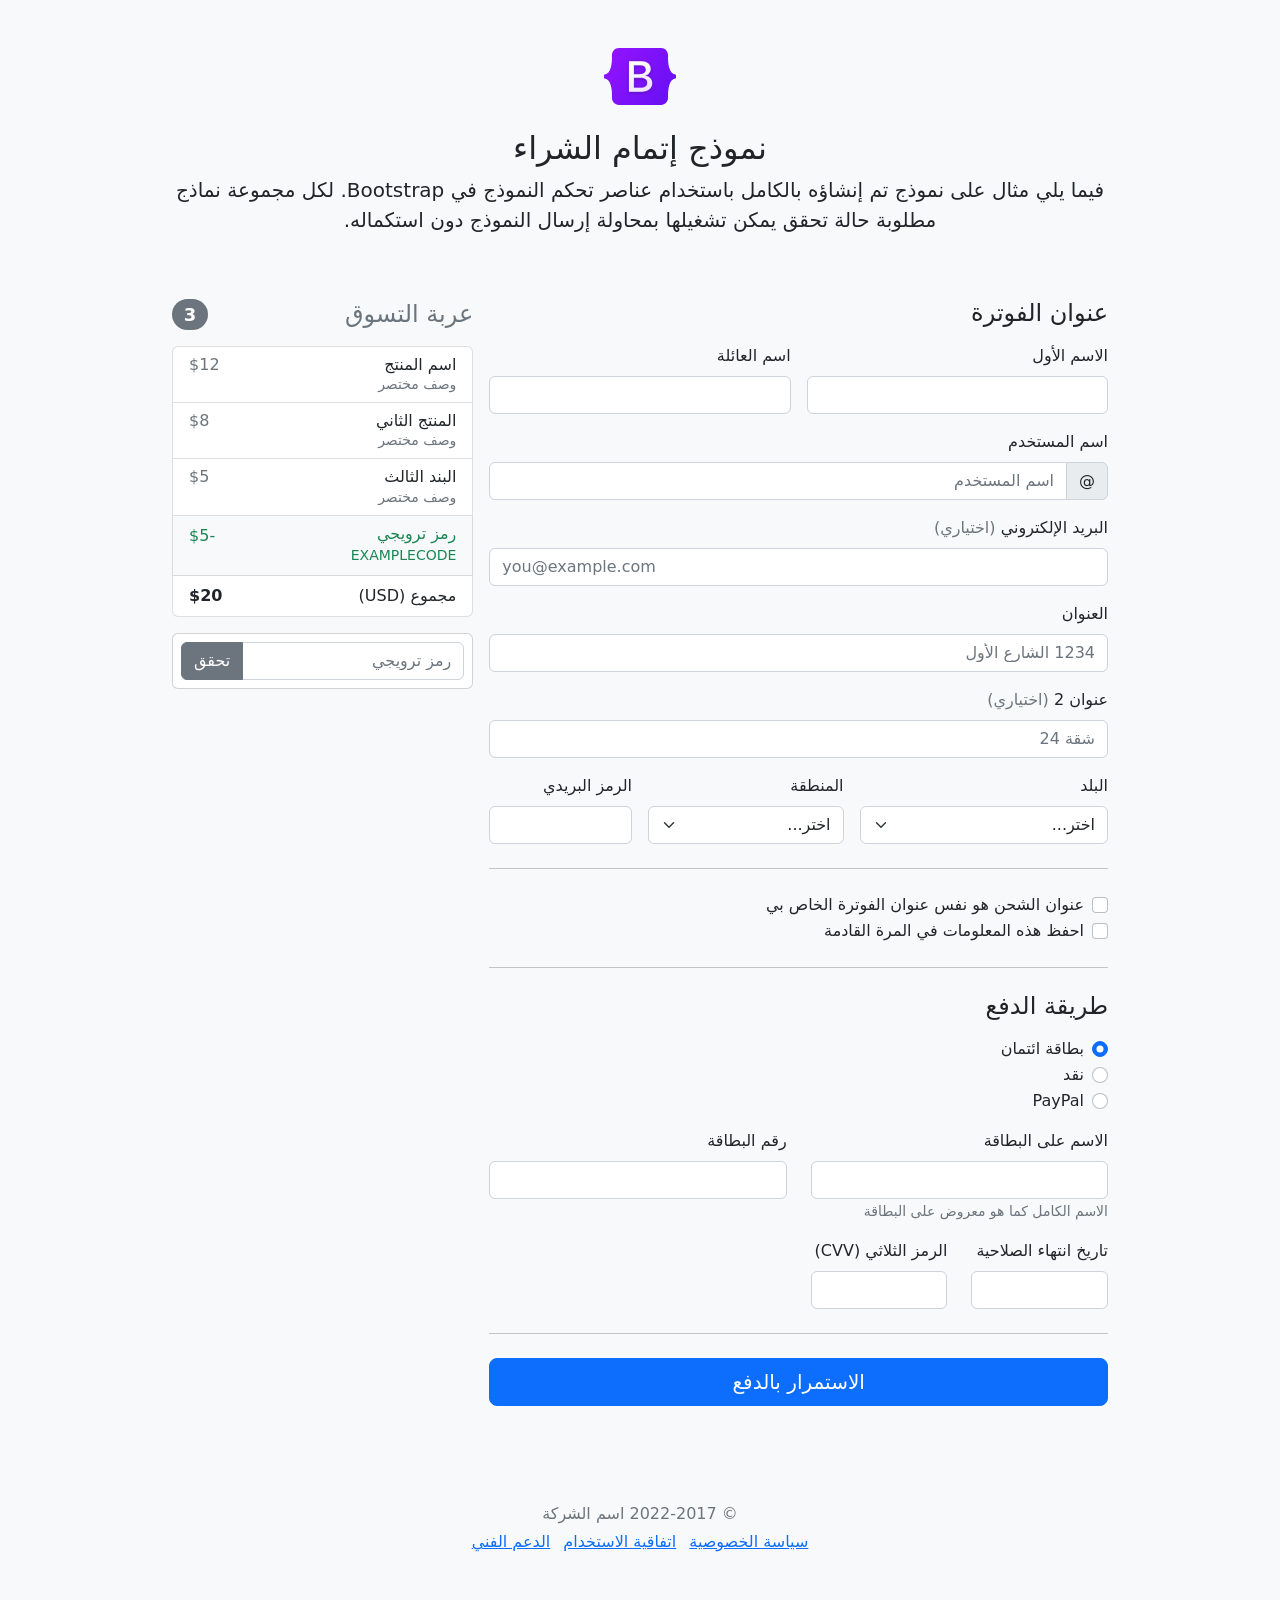
<file: Academy_Cinemas/bootstrap-5.2.3-examples/checkout-rtl/index.html>
<!doctype html>
<html lang="ar" dir="rtl">
  <head>
    <meta charset="utf-8">
    <meta name="viewport" content="width=device-width, initial-scale=1">
    <meta name="description" content="">
    <meta name="author" content="Mark Otto, Jacob Thornton, and Bootstrap contributors">
    <meta name="generator" content="Hugo 0.104.2">
    <title>مثال إتمام الشراء · Bootstrap v5.2</title>

    <link rel="canonical" href="https://getbootstrap.com/docs/5.2/examples/checkout-rtl/">

    

    

<link href="../assets/dist/css/bootstrap.rtl.min.css" rel="stylesheet">

    <style>
      .bd-placeholder-img {
        font-size: 1.125rem;
        text-anchor: middle;
        -webkit-user-select: none;
        -moz-user-select: none;
        user-select: none;
      }

      @media (min-width: 768px) {
        .bd-placeholder-img-lg {
          font-size: 3.5rem;
        }
      }

      .b-example-divider {
        height: 3rem;
        background-color: rgba(0, 0, 0, .1);
        border: solid rgba(0, 0, 0, .15);
        border-width: 1px 0;
        box-shadow: inset 0 .5em 1.5em rgba(0, 0, 0, .1), inset 0 .125em .5em rgba(0, 0, 0, .15);
      }

      .b-example-vr {
        flex-shrink: 0;
        width: 1.5rem;
        height: 100vh;
      }

      .bi {
        vertical-align: -.125em;
        fill: currentColor;
      }

      .nav-scroller {
        position: relative;
        z-index: 2;
        height: 2.75rem;
        overflow-y: hidden;
      }

      .nav-scroller .nav {
        display: flex;
        flex-wrap: nowrap;
        padding-bottom: 1rem;
        margin-top: -1px;
        overflow-x: auto;
        text-align: center;
        white-space: nowrap;
        -webkit-overflow-scrolling: touch;
      }
    </style>

    
    <!-- Custom styles for this template -->
    <link href="../checkout/form-validation.css" rel="stylesheet">
  </head>
  <body class="bg-light">
    
<div class="container">
  <main>
    <div class="py-5 text-center">
      <img class="d-block mx-auto mb-4" src="../assets/brand/bootstrap-logo.svg" alt="" width="72" height="57">
      <h2>نموذج إتمام الشراء</h2>
      <p class="lead">فيما يلي مثال على نموذج تم إنشاؤه بالكامل باستخدام عناصر تحكم النموذج في Bootstrap. لكل مجموعة نماذج مطلوبة حالة تحقق يمكن تشغيلها بمحاولة إرسال النموذج دون استكماله.</p>
    </div>

    <div class="row g-3">
      <div class="col-md-5 col-lg-4 order-md-last">
        <h4 class="d-flex justify-content-between align-items-center mb-3">
          <span class="text-muted">عربة التسوق</span>
          <span class="badge bg-secondary rounded-pill">3</span>
        </h4>
        <ul class="list-group mb-3">
          <li class="list-group-item d-flex justify-content-between lh-sm">
            <div>
              <h6 class="my-0">اسم المنتج</h6>
              <small class="text-muted">وصف مختصر</small>
            </div>
            <span class="text-muted">$12</span>
          </li>
          <li class="list-group-item d-flex justify-content-between lh-sm">
            <div>
              <h6 class="my-0">المنتج الثاني</h6>
              <small class="text-muted">وصف مختصر</small>
            </div>
            <span class="text-muted">$8</span>
          </li>
          <li class="list-group-item d-flex justify-content-between lh-sm">
            <div>
              <h6 class="my-0">البند الثالث</h6>
              <small class="text-muted">وصف مختصر</small>
            </div>
            <span class="text-muted">$5</span>
          </li>
          <li class="list-group-item d-flex justify-content-between bg-light">
            <div class="text-success">
              <h6 class="my-0">رمز ترويجي</h6>
              <small>EXAMPLECODE</small>
            </div>
            <span class="text-success">-$5</span>
          </li>
          <li class="list-group-item d-flex justify-content-between">
            <span>مجموع (USD)</span>
            <strong>$20</strong>
          </li>
        </ul>

        <form class="card p-2">
          <div class="input-group">
            <input type="text" class="form-control" placeholder="رمز ترويجي">
            <button type="submit" class="btn btn-secondary">تحقق</button>
          </div>
        </form>
      </div>
      <div class="col-md-7 col-lg-8">
        <h4 class="mb-3">عنوان الفوترة</h4>
        <form class="needs-validation" novalidate>
          <div class="row g-3">
            <div class="col-sm-6">
              <label for="firstName" class="form-label">الاسم الأول</label>
              <input type="text" class="form-control" id="firstName" placeholder="" value="" required>
              <div class="invalid-feedback">
                يرجى إدخال اسم أول صحيح.
              </div>
            </div>

            <div class="col-sm-6">
              <label for="lastName" class="form-label">اسم العائلة</label>
              <input type="text" class="form-control" id="lastName" placeholder="" value="" required>
              <div class="invalid-feedback">
                يرجى إدخال اسم عائلة صحيح.
              </div>
            </div>

            <div class="col-12">
              <label for="username" class="form-label">اسم المستخدم</label>
              <div class="input-group has-validation">
                <span class="input-group-text">@</span>
                <input type="text" class="form-control" id="username" placeholder="اسم المستخدم" required>
              <div class="invalid-feedback">
                اسم المستخدم الخاص بك مطلوب.
                </div>
              </div>
            </div>

            <div class="col-12">
              <label for="email" class="form-label">البريد الإلكتروني <span class="text-muted">(اختياري)</span></label>
              <input type="email" class="form-control" id="email" placeholder="you@example.com">
              <div class="invalid-feedback">
                يرجى إدخال عنوان بريد إلكتروني صحيح لتصلكم تحديثات الشحن.
              </div>
            </div>

            <div class="col-12">
              <label for="address" class="form-label">العنوان</label>
              <input type="text" class="form-control" id="address" placeholder="1234 الشارع الأول" required>
              <div class="invalid-feedback">
                يرجى إدخال عنوان الشحن الخاص بك.
              </div>
            </div>

            <div class="col-12">
              <label for="address2" class="form-label">عنوان 2 <span class="text-muted">(اختياري)</span></label>
              <input type="text" class="form-control" id="address2" placeholder="شقة 24">
            </div>

            <div class="col-md-5">
              <label for="country" class="form-label">البلد</label>
              <select class="form-select" id="country" required>
                <option value="">اختر...</option>
                <option>الولايات المتحدة الأمريكية</option>
              </select>
              <div class="invalid-feedback">
                يرجى اختيار بلد صحيح.
              </div>
            </div>

            <div class="col-md-4">
              <label for="state" class="form-label">المنطقة</label>
              <select class="form-select" id="state" required>
                <option value="">اختر...</option>
                <option>كاليفورنيا</option>
              </select>
              <div class="invalid-feedback">
                يرجى اختيار اسم منطقة صحيح.
              </div>
            </div>

            <div class="col-md-3">
              <label for="zip" class="form-label">الرمز البريدي</label>
              <input type="text" class="form-control" id="zip" placeholder="" required>
              <div class="invalid-feedback">
                الرمز البريدي مطلوب.
              </div>
            </div>
          </div>

          <hr class="my-4">

          <div class="form-check">
            <input type="checkbox" class="form-check-input" id="same-address">
            <label class="form-check-label" for="same-address">عنوان الشحن هو نفس عنوان الفوترة الخاص بي</label>
          </div>

          <div class="form-check">
            <input type="checkbox" class="form-check-input" id="save-info">
            <label class="form-check-label" for="save-info">احفظ هذه المعلومات في المرة القادمة</label>
          </div>

          <hr class="my-4">

          <h4 class="mb-3">طريقة الدفع</h4>

          <div class="my-3">
            <div class="form-check">
              <input id="credit" name="paymentMethod" type="radio" class="form-check-input" checked required>
              <label class="form-check-label" for="credit">بطاقة ائتمان</label>
            </div>
            <div class="form-check">
              <input id="cash" name="paymentMethod" type="radio" class="form-check-input" required>
              <label class="form-check-label" for="cash">نقد</label>
            </div>
            <div class="form-check">
              <input id="paypal" name="paymentMethod" type="radio" class="form-check-input" required>
              <label class="form-check-label" for="paypal">PayPal</label>
            </div>
          </div>

          <div class="row gy-3">
            <div class="col-md-6">
              <label for="cc-name" class="form-label">الاسم على البطاقة</label>
              <input type="text" class="form-control" id="cc-name" placeholder="" required>
              <small class="text-muted">الاسم الكامل كما هو معروض على البطاقة</small>
              <div class="invalid-feedback">
                الاسم على البطاقة مطلوب
              </div>
            </div>

            <div class="col-md-6">
              <label for="cc-number" class="form-label">رقم البطاقة</label>
              <input type="text" class="form-control" id="cc-number" placeholder="" required>
              <div class="invalid-feedback">
                رقم بطاقة الائتمان مطلوب
              </div>
            </div>

            <div class="col-md-3">
              <label for="cc-expiration" class="form-label">تاريخ انتهاء الصلاحية</label>
              <input type="text" class="form-control" id="cc-expiration" placeholder="" required>
              <div class="invalid-feedback">
                تاريخ انتهاء الصلاحية مطلوب
              </div>
            </div>

            <div class="col-md-3">
              <label for="cc-cvv" class="form-label">الرمز الثلاثي (CVV)</label>
              <input type="text" class="form-control" id="cc-cvv" placeholder="" required>
              <div class="invalid-feedback">
                رمز الحماية مطلوب
              </div>
            </div>
          </div>

          <hr class="my-4">

          <button class="w-100 btn btn-primary btn-lg" type="submit">الاستمرار بالدفع</button>
        </form>
      </div>
    </div>
  </main>
  <footer class="my-5 pt-5 text-muted text-center text-small">
    <p class="mb-1">&copy; 2022-2017 اسم الشركة</p>
    <ul class="list-inline">
      <li class="list-inline-item"><a href="#">سياسة الخصوصية</a></li>
      <li class="list-inline-item"><a href="#">اتفاقية الاستخدام</a></li>
      <li class="list-inline-item"><a href="#">الدعم الفني</a></li>
    </ul>
  </footer>
</div>


    <script src="../assets/dist/js/bootstrap.bundle.min.js"></script>

      <script src="../checkout/form-validation.js"></script>
  </body>
</html>
</file>
<file: portfolio.css>
/*BODY*/
body{
    margin: 0%;/*site displays Full screen mode*/
}

/* Heading 1 elements */
h1 {
    text-transform: uppercase; /* Capitalizing all h1 headings */
    font-family: "Trebuchet MS", Optima; /* Sets the font family of all h1 headings */
    text-align: center; /* Centering all h1 elements */
    margin-top: 3%; /* Adds a small margin above h1 elements */
    color: #39a318; 
}

/* Heading 1 element hover effect */
h1:hover {
    filter: grayscale(5%); /* Adds a slightly gray filter to the h1 headings when hovered over */
    transform: scale(1.1); /* When the h1 elements are hovered over they increase in size by 1.1 */
    transition: transform 1s; /* This causes the transformation to last 1 second */
}

/* Styling for portfolio title text */
.white-text {
    color: #fff; /* This is used to change the color of the portfolio title text */
}

/* Paragraph elements */
p {
    font-family: Segoe UI,Arial,Inter;
    text-align: justify; /* Justify text within paragraph elements */
    letter-spacing: 1px; /* This expands the text slightly */
    font-size: 16px;
    padding-left: 20px; /* Adds padding to the left of the paragraph element */
    padding-right: 20px; /* Adds padding to the right of the paragraph element */
}

/* Paragraph element hover effect */
p:hover {
    transition: transform 2s; /* This makes the transform effect last 1 second */
	transform: scale(1.01); /* This makes the paragraphs increase slightly in size when hovered over */
}
    /* Center class - this applies to all elements with the class "center" */
.center {
    text-align: center; /* This center aligns the text */
}

/* Center class hover effect - This only affects the quote, github link, and footer */
.center:hover {
    transition: transform 2s; /* This makes the transform effect last 2 seconds */
    transform: scale(1.1); /* This makes the elements with class "center" increase in size by 1.1 when hovered over */
}

/* Anchor elements */
a {
    color: blue; /* This ensures all links are blue */
}

/* Quotation elements */
q {
    font-style: italic; /* This makes the quote italicized */
}

/* Image elements */
img {
    filter: grayscale(75%); /* This rids our pictures of 75% of their color */
    border-radius: 8px; /* Gives all images slightly rounded corners */
    max-width: 100%; /* Ensures all images stay within the width of their container */
    height: 340px; /* Sets the height of all images */
    display: block; /* By specifying block display we can ensure our images are able to be centered */
    margin-left: auto; /* In combination with "margin-right: auto" this centers all images */
    margin-right: auto;
}

/* Image element hover effects */
img:hover {
	filter: grayscale(5%);  /* Brings back most of the image's color when hovered over */
    transition: transform 1s; /* Transition lasts 1 second */
	transform: scale(1.1); /* Image is increased slightly when hovered over */
}

/* The @media rule is used in media queries to apply different styles for different media/types of devices */
/* On screens 576px and smaller the images will be 100px tall and centered vertically in the column */
@media screen and (max-width: 576px) {
    img {
        height: 100px;
        margin-top: 150px;
    }
}

/* Styling for footer element */
footer {
    padding: 2%; /* This gives the footer padding that is equal to 2% of the width of the element's area */
    background-color: white;
}
/***** END OF GENERAL STYLING *****/

/***** NAVBAR STYLING *****/
.Navbar {
    overflow: hidden; /* This ensures that any content that overflows beyond the boundary of our nav bar is not displayed */
    background-color: rgb(80, 88, 74); /* This colors the navbar black */
    position: fixed; /* This keeps the navbar at the top of the screen as we scroll */
    top: 0; /* This ensures no space is displayed above the navbar */
    width: 100%; /* This makes the navbar span the entire width of the page */
    z-index: 1; /* This ensures other elements don't display over the navbar */
    -webkit-animation: moveNav 5s; /* This applies the moveNav animation below for Safari 4.0 - 8.0 */
    animation: moveNav 5s; /* This applies the moveNav animation for all other browsers */
}

/* moveNav animation effect for moving the nav bar in from the left of the screen */
@keyframes moveNav {
    from {left: -100vw;} /* The navbar is starting off screen to the left */
    to {left: 0vw;} /* This moves the navbar into place on the screen */
}

/* Navbar links */
.Navbar a {
    float: right; /* This specifies that the text floats on the left on the navbar */
    display: block; /* This ensures that other text will be displayed on the same line or row, instead of a new line */
    color: white; /* This is the font color for text on our navbar */
    padding: 14px 16px; /* This adds padding around our text */
    text-decoration: none; /* This gets rid of the underlines under the text on our navbar */
    font-family: Avant Garde, Helvetica; /* This specifies the font family for text on our navbar */
    font-size: 20px; /* This specifies the font size for text on our navbar */
    text-align: center; /* This centers the text within its container */
    position: relative; /* This sets the text relative to its normal positioning, allowing us to use the animation below */
    -webkit-animation: moveNavText 5.75s; /* Animation for Safari 4.0 - 8.0 */
    animation: moveNavText 5.75s; /* Applies the moveNavText animation for 5.75s */ 
}

/* moveNavText animation effect for moving the navbar text from above the view to the navbar */
@keyframes moveNavText {
    from {top: -100vw;} /* This sets the navbar text 100% above the viewport */
    to {top: 0vw;} /* This lowers the navbar text onto the navbar */
}

/* Screens 576px and smaller will display navbar links equally distributed */
@media screen and (max-width: 576px) {
    .Navbar a{
        width: 25%; /* This makes each link take up 1/4 of the navbar */
        font-size: 12px;
    }
}

/* Navbar hover effects */
.Navbar a:hover {
    background-color: #f4f4f4; /* Defines the background color that will display when you hover over the link */
    color: rgb(199, 208, 14); /* This defines the font color that will display when navbar a elements are hovered over */
    font-weight: bold; /* This makes the text on the navbar bold when hovered over */
}

/* Navbar home button */
.Navbar a.active { /* This targets the a element on the navbar with the "active" class */
    background-color: rgba(238, 19, 19, 0);
}
/***** END OF NAVBAR STYLING *****/

/***** VIDEO STYLING *****/
/* Formatting for background video */
#Typing_Video {
    position: fixed; /* This fixes the video to the page */
    right: 0; /* This ensures there is no space between the edge of the video and the edge of the page */
    bottom: 0; /* This ensures no space between the bottom of the video and the bottom of the page */
    min-width: 100%; /* This ensures the video is displayed across the full width of the page */
    z-index: -1; /* This places the video behind the other elements on the page */
}

/* Screens that are 576px and smaller will not display the background video */
@media screen and (max-width: 576px) {
    #Typing_Video {
        display: none;
    }
}

/* Texts over the video */
.Video_Text {
    background: rgba(12, 137, 232, 0.87); /* This provides a semi-transparent background for the text to sit over */
    color: white; /* Makes the font color white */
    width: 100%; /* Ensures the video-text container fills the width of the video */
    padding: 20px; /* This adds padding around the video-text container so that the background goes slightly beyond the text */
    position: relative; /* This sets the text relative to its normal positioning, allowing us to use the animation below */
    -webkit-animation: moveVideoText 5.75s;
    animation: moveVideoText 5.75s;
}

/* This animation effect causes the overlay video text to move up from the bottom of the page upon page load */
@keyframes moveVideoText {
    from {top: -100vw;} /* This sets the position of the video text to above the viewport */
    to {top: 0vw;} /* This moves the video text to the normal positioning on the viewport */
}
/***** END OF VIDEO STYLING *****/

/***** TABLE STYLING -  this section covers the styling of the columns and rows within the table *****/
* { /* The asterisk is a universal selector that applies this effect to all elements on the page */
    box-sizing: border-box; /* This creates a box with a border within which we will place most of our text */
} 

.Column_1 {
    float: left;
    width: 50%; /* This ensures the column takes up half of the page width */
    padding: 10px;
    padding-top: 3%; /* This ensures there is space between the top of the column and our headings */
    height: 400px; /* This sets the height of the column to 400px -  this may need to be adjusted depending on the text you enter */
    background-color: #f2f2f2; /* Sets the background color of the columns with class Column_1 */
}

/* Screens 576px and smaller will display a scroll bar if the text overflows the column height */
@media screen and (max-width: 576px) {
    .Column_1 {
        overflow: auto;
    }
}

.Column_2 {
    float: left;
    width: 50%;
    padding: 10px;
    padding-top: 1.9%;
    height: 400px;
    background-color: #0c0e84d2;
}

/* This class is applied to the columns in the final row, overriding the height and padding to provide more room for the contact form  while keeping the rest of the formatting from Column_1 or Column_2 */
.Column_tall {
    padding-top: 3.5%;
    height: 450px;
}

/* This inserts something after the content of selected elements (in this case the elements with class "Row") */
.Row:after {
	content: ""; /* By leaving this blank, we are allowing the footer (covered lower down) to be displayed - removing it makes the footer overwrite a column */
	display: table; /* The display property specifies the type of display behavior; the table value tells the browser to treat the element as a table */
	clear: both; /* This clears any other elements from floating on the left or the right of an element */
}
/***** END OF TABLE STYLING *****/

/***** CONTACT FORM STYLING *****/
/* input[type=text] targets all text input sections of the contact form */
input[type=text] {
    width: 100%; /* Each input box covers the full width of the container */
    padding: 12px; /* Adds padding within the text box */
    border: 1px solid #ccc; /* Setting a solid border and its color */
    border-radius: 4px; /* Slightly rounds the corners of the text box border */
    box-sizing: border-box; /* This creates a box with a border around the contact form input boxes */
    margin-top: 6px; /* Adds a margin to the top of the text box */
    margin-bottom: 16px; /* Adds a margin to the bottom of the text box */
    resize: vertical; /*  to resize the text boxes vertically */
    font-family: Perpetua, Rockwell Extra Bold;
}

/* Hover effects for input boxes */
input[type=text]:hover {
    box-shadow: 0 0 5px #00004d inset; /* This creates a blue shadow  */
}

/* Submit button */
input[type=submit] {
    background-color: black; /* Sets the background color  to black */
    color: white; /* Sets the font color of the Submit button to white */
    font-weight: bold; /* Makes the font of the submit button bold */
    padding: 12px 20px; /* Adds padding  */
    border: none; /* Removes the border*/
    border-radius: 4px; /*  same rounded corners as the text boxes */
    cursor: pointer; /* Changes the cursor to pointer when over the submit button */
    display: block; /* Allows the submit button to be centered */
    margin-left: auto; /*  this will center the submit button */
    margin-right: auto;
    font-family: Perpetua, Rockwell Extra Bold;
}

/* Hover effect for submit button */
input[type=submit]:hover {
    background-color: white; /* Turns the background of the submit button  */
    color: black; /* Turns the font black when hovered over */
    transform: scale(1.5); /* Makes the button increase 1.5 times in size */
    transition: transform 1.5s; /* Makes the transform effect  */
}

/* Form element */
form {
    border-radius: 5px; /* Rounds the corners of  form */
    background-color: #f2f2f2; 
    padding: 10px; /* Adds padding to the contact form */
    font-family: "Trebuchet MS", Optima;
}
/***** END OF CONTACT FORM STYLING *****/
</file>
<file: Academy_Cinemas/bootstrap-5.2.3-examples/blog/blog.rtl.css>
/* stylelint-disable selector-list-comma-newline-after */

.blog-header {
  border-bottom: 1px solid #e5e5e5;
}

.blog-header-logo {
  font-family: Amiri, Georgia, "Times New Roman", serif;
  font-size: 2.25rem;
}

.blog-header-logo:hover {
  text-decoration: none;
}

h1, h2, h3, h4, h5, h6 {
  font-family: Amiri, Georgia, "Times New Roman", serif;
}

.display-4 {
  font-size: 2.5rem;
}
@media (min-width: 768px) {
  .display-4 {
    font-size: 3rem;
  }
}

.flex-auto {
  flex: 0 0 auto;
}

.h-250 { height: 250px; }
@media (min-width: 768px) {
  .h-md-250 { height: 250px; }
}

/* Pagination */
.blog-pagination {
  margin-bottom: 4rem;
}

/*
 * Blog posts
 */
.blog-post {
  margin-bottom: 4rem;
}
.blog-post-title {
  font-size: 2.5rem;
}
.blog-post-meta {
  margin-bottom: 1.25rem;
  color: #727272;
}

/*
 * Footer
 */
.blog-footer {
  padding: 2.5rem 0;
  color: #727272;
  text-align: center;
  background-color: #f9f9f9;
  border-top: .05rem solid #e5e5e5;
}
.blog-footer p:last-child {
  margin-bottom: 0;
}
</file>
<file: Academy_Cinemas/bootstrap-5.2.3-examples/blog/blog.css>
/* stylelint-disable selector-list-comma-newline-after */

.blog-header {
  border-bottom: 1px solid #e5e5e5;
}

.blog-header-logo {
  font-family: "Playfair Display", Georgia, "Times New Roman", serif/*rtl:Amiri, Georgia, "Times New Roman", serif*/;
  font-size: 2.25rem;
}

.blog-header-logo:hover {
  text-decoration: none;
}

h1, h2, h3, h4, h5, h6 {
  font-family: "Playfair Display", Georgia, "Times New Roman", serif/*rtl:Amiri, Georgia, "Times New Roman", serif*/;
}

.display-4 {
  font-size: 2.5rem;
}
@media (min-width: 768px) {
  .display-4 {
    font-size: 3rem;
  }
}

.flex-auto {
  flex: 0 0 auto;
}

.h-250 { height: 250px; }
@media (min-width: 768px) {
  .h-md-250 { height: 250px; }
}

/* Pagination */
.blog-pagination {
  margin-bottom: 4rem;
}

/*
 * Blog posts
 */
.blog-post {
  margin-bottom: 4rem;
}
.blog-post-title {
  font-size: 2.5rem;
}
.blog-post-meta {
  margin-bottom: 1.25rem;
  color: #727272;
}

/*
 * Footer
 */
.blog-footer {
  padding: 2.5rem 0;
  color: #727272;
  text-align: center;
  background-color: #f9f9f9;
  border-top: .05rem solid #e5e5e5;
}
.blog-footer p:last-child {
  margin-bottom: 0;
}
</file>
<file: Academy_Cinemas/bootstrap-5.2.3-examples/carousel/carousel.rtl.css>
/* GLOBAL STYLES
-------------------------------------------------- */
/* Padding below the footer and lighter body text */

body {
  padding-top: 3rem;
  padding-bottom: 3rem;
  color: #5a5a5a;
}


/* CUSTOMIZE THE CAROUSEL
-------------------------------------------------- */

/* Carousel base class */
.carousel {
  margin-bottom: 4rem;
}
/* Since positioning the image, we need to help out the caption */
.carousel-caption {
  bottom: 3rem;
  z-index: 10;
}

/* Declare heights because of positioning of img element */
.carousel-item {
  height: 32rem;
}


/* MARKETING CONTENT
-------------------------------------------------- */

/* Center align the text within the three columns below the carousel */
.marketing .col-lg-4 {
  margin-bottom: 1.5rem;
  text-align: center;
}
.marketing .col-lg-4 p {
  margin-right: .75rem;
  margin-left: .75rem;
}


/* Featurettes
------------------------- */

.featurette-divider {
  margin: 5rem 0; /* Space out the Bootstrap <hr> more */
}

/* Thin out the marketing headings */

/* RESPONSIVE CSS
-------------------------------------------------- */

@media (min-width: 40em) {
  /* Bump up size of carousel content */
  .carousel-caption p {
    margin-bottom: 1.25rem;
    font-size: 1.25rem;
    line-height: 1.4;
  }

  .featurette-heading {
    font-size: 50px;
  }
}

@media (min-width: 62em) {
  .featurette-heading {
    margin-top: 7rem;
  }
}
</file>
<file: Academy_Cinemas/bootstrap-5.2.3-examples/carousel/carousel.css>
/* GLOBAL STYLES
-------------------------------------------------- */
/* Padding below the footer and lighter body text */

body {
  padding-top: 3rem;
  padding-bottom: 3rem;
  color: #5a5a5a;
}


/* CUSTOMIZE THE CAROUSEL
-------------------------------------------------- */

/* Carousel base class */
.carousel {
  margin-bottom: 4rem;
}
/* Since positioning the image, we need to help out the caption */
.carousel-caption {
  bottom: 3rem;
  z-index: 10;
}

/* Declare heights because of positioning of img element */
.carousel-item {
  height: 32rem;
}


/* MARKETING CONTENT
-------------------------------------------------- */

/* Center align the text within the three columns below the carousel */
.marketing .col-lg-4 {
  margin-bottom: 1.5rem;
  text-align: center;
}
/* rtl:begin:ignore */
.marketing .col-lg-4 p {
  margin-right: .75rem;
  margin-left: .75rem;
}
/* rtl:end:ignore */


/* Featurettes
------------------------- */

.featurette-divider {
  margin: 5rem 0; /* Space out the Bootstrap <hr> more */
}

/* Thin out the marketing headings */
/* rtl:begin:remove */
.featurette-heading {
  letter-spacing: -.05rem;
}

/* rtl:end:remove */

/* RESPONSIVE CSS
-------------------------------------------------- */

@media (min-width: 40em) {
  /* Bump up size of carousel content */
  .carousel-caption p {
    margin-bottom: 1.25rem;
    font-size: 1.25rem;
    line-height: 1.4;
  }

  .featurette-heading {
    font-size: 50px;
  }
}

@media (min-width: 62em) {
  .featurette-heading {
    margin-top: 7rem;
  }
}
</file>
<file: Academy_Cinemas/bootstrap-5.2.3-examples/checkout/form-validation.css>
.container {
  max-width: 960px;
}
</file>
<file: Academy_Cinemas/bootstrap-5.2.3-examples/cheatsheet/cheatsheet.rtl.css>
body {
  scroll-behavior: smooth;
}

/**
 * Bootstrap "Journal code" icon
 * @link https://icons.getbootstrap.com/icons/journal-code/
 */
.bd-heading a::before {
  display: inline-block;
  width: 1em;
  height: 1em;
  margin-left: .25rem;
  content: "";
  background-image: url("data:image/svg+xml,%3Csvg xmlns='http://www.w3.org/2000/svg' fill='%25230d6efd' viewBox='0 0 16 16'%3E%3Cpath d='M4 1h8a2 2 0 0 1 2 2v10a2 2 0 0 1-2 2H4a2 2 0 0 1-2-2h1a1 1 0 0 0 1 1h8a1 1 0 0 0 1-1V3a1 1 0 0 0-1-1H4a1 1 0 0 0-1 1H2a2 2 0 0 1 2-2z'/%3E%3Cpath d='M2 5v-.5a.5.5 0 0 1 1 0V5h.5a.5.5 0 0 1 0 1h-2a.5.5 0 0 1 0-1H2zm0 3v-.5a.5.5 0 0 1 1 0V8h.5a.5.5 0 0 1 0 1h-2a.5.5 0 0 1 0-1H2zm0 3v-.5a.5.5 0 0 1 1 0v.5h.5a.5.5 0 0 1 0 1h-2a.5.5 0 0 1 0-1H2z'/%3E%3Cpath fill-rule='evenodd' d='M8.646 5.646a.5.5 0 0 1 .708 0l2 2a.5.5 0 0 1 0 .708l-2 2a.5.5 0 0 1-.708-.708L10.293 8 8.646 6.354a.5.5 0 0 1 0-.708zm-1.292 0a.5.5 0 0 0-.708 0l-2 2a.5.5 0 0 0 0 .708l2 2a.5.5 0 0 0 .708-.708L5.707 8l1.647-1.646a.5.5 0 0 0 0-.708z'/%3E%3C/svg%3E");
  background-size: 1em;
}

/* stylelint-disable-next-line selector-max-universal */
.bd-heading + div > * + * {
  margin-top: 3rem;
}

/* Table of contents */
.bd-aside a {
  padding: .1875rem .5rem;
  margin-top: .125rem;
  margin-right: .3125rem;
  color: rgba(0, 0, 0, .65);
}

.bd-aside a:hover,
.bd-aside a:focus {
  color: rgba(0, 0, 0, .85);
  background-color: rgba(121, 82, 179, .1);
}

.bd-aside .active {
  font-weight: 600;
  color: rgba(0, 0, 0, .85);
}

.bd-aside .btn {
  padding: .25rem .5rem;
  font-weight: 600;
  color: rgba(0, 0, 0, .65);
}

.bd-aside .btn:hover,
.bd-aside .btn:focus {
  color: rgba(0, 0, 0, .85);
  background-color: rgba(121, 82, 179, .1);
}

.bd-aside .btn:focus {
  box-shadow: 0 0 0 1px rgba(121, 82, 179, .7);
}

.bd-aside .btn::before {
  width: 1.25em;
  line-height: 0;
  content: url("data:image/svg+xml,%3csvg xmlns='http://www.w3.org/2000/svg' width='16' height='16' viewBox='0 0 16 16'%3e%3cpath fill='none' stroke='rgba%280,0,0,.5%29' stroke-linecap='round' stroke-linejoin='round' stroke-width='2' d='M5 14l6-6-6-6'/%3e%3c/svg%3e");
  transition: transform .35s ease;
  transform: rotate(180deg) translateX(-2px);
  transform-origin: .5em 50%;
}

.bd-aside .btn[aria-expanded="true"]::before {
  transform: rotate(90deg);
}


/* Examples */
.scrollspy-example {
  height: 200px;
}

[id="modal"] .bd-example .btn,
[id="buttons"] .bd-example .btn,
[id="tooltips"] .bd-example .btn,
[id="popovers"] .bd-example .btn,
[id="dropdowns"] .bd-example .btn-group,
[id="dropdowns"] .bd-example .dropdown,
[id="dropdowns"] .bd-example .dropup,
[id="dropdowns"] .bd-example .dropend,
[id="dropdowns"] .bd-example .dropstart {
  margin: 0 0 1rem 1rem;
}

/* Layout */
@media (min-width: 1200px) {
  body {
    display: grid;
    grid-template-rows: auto;
    grid-template-columns: 1fr 4fr 1fr;
    gap: 1rem;
  }

  .bd-header {
    position: fixed;
    top: 0;
    right: 0;
    left: 0;
    z-index: 1030;
    grid-column: 1 / span 3;
  }

  .bd-aside,
  .bd-cheatsheet {
    padding-top: 4rem;
  }

  /**
   * 1. Too bad only Firefox supports subgrids ATM
   */
  .bd-cheatsheet,
  .bd-cheatsheet section,
  .bd-cheatsheet article {
    display: inherit; /* 1 */
    grid-template-rows: auto;
    grid-template-columns: 1fr 4fr;
    grid-column: 1 / span 2;
    gap: inherit; /* 1 */
  }

  .bd-aside {
    grid-area: 1 / 3;
    scroll-margin-top: 4rem;
  }

  .bd-cheatsheet section,
  .bd-cheatsheet section > h2 {
    top: 2rem;
    scroll-margin-top: 2rem;
  }

  .bd-cheatsheet section > h2::before {
    position: absolute;
    top: 0;
    right: 0;
    bottom: -2rem;
    left: 0;
    z-index: -1;
    content: "";
    background-image: linear-gradient(to bottom, rgba(255, 255, 255, 1) calc(100% - 3rem), rgba(255, 255, 255, .01));
  }

  .bd-cheatsheet article,
  .bd-cheatsheet .bd-heading {
    top: 8rem;
    scroll-margin-top: 8rem;
  }

  .bd-cheatsheet .bd-heading {
    z-index: 1;
  }
}
</file>
<file: Academy_Cinemas/bootstrap-5.2.3-examples/cheatsheet/cheatsheet.css>
body {
  scroll-behavior: smooth;
}

/**
 * Bootstrap "Journal code" icon
 * @link https://icons.getbootstrap.com/icons/journal-code/
 */
.bd-heading a::before {
  display: inline-block;
  width: 1em;
  height: 1em;
  margin-right: .25rem;
  content: "";
  background-image: url("data:image/svg+xml,%3Csvg xmlns='http://www.w3.org/2000/svg' fill='%25230d6efd' viewBox='0 0 16 16'%3E%3Cpath d='M4 1h8a2 2 0 0 1 2 2v10a2 2 0 0 1-2 2H4a2 2 0 0 1-2-2h1a1 1 0 0 0 1 1h8a1 1 0 0 0 1-1V3a1 1 0 0 0-1-1H4a1 1 0 0 0-1 1H2a2 2 0 0 1 2-2z'/%3E%3Cpath d='M2 5v-.5a.5.5 0 0 1 1 0V5h.5a.5.5 0 0 1 0 1h-2a.5.5 0 0 1 0-1H2zm0 3v-.5a.5.5 0 0 1 1 0V8h.5a.5.5 0 0 1 0 1h-2a.5.5 0 0 1 0-1H2zm0 3v-.5a.5.5 0 0 1 1 0v.5h.5a.5.5 0 0 1 0 1h-2a.5.5 0 0 1 0-1H2z'/%3E%3Cpath fill-rule='evenodd' d='M8.646 5.646a.5.5 0 0 1 .708 0l2 2a.5.5 0 0 1 0 .708l-2 2a.5.5 0 0 1-.708-.708L10.293 8 8.646 6.354a.5.5 0 0 1 0-.708zm-1.292 0a.5.5 0 0 0-.708 0l-2 2a.5.5 0 0 0 0 .708l2 2a.5.5 0 0 0 .708-.708L5.707 8l1.647-1.646a.5.5 0 0 0 0-.708z'/%3E%3C/svg%3E");
  background-size: 1em;
}

/* stylelint-disable-next-line selector-max-universal */
.bd-heading + div > * + * {
  margin-top: 3rem;
}

/* Table of contents */
.bd-aside a {
  padding: .1875rem .5rem;
  margin-top: .125rem;
  margin-left: .3125rem;
  color: rgba(0, 0, 0, .65);
}

.bd-aside a:hover,
.bd-aside a:focus {
  color: rgba(0, 0, 0, .85);
  background-color: rgba(121, 82, 179, .1);
}

.bd-aside .active {
  font-weight: 600;
  color: rgba(0, 0, 0, .85);
}

.bd-aside .btn {
  padding: .25rem .5rem;
  font-weight: 600;
  color: rgba(0, 0, 0, .65);
}

.bd-aside .btn:hover,
.bd-aside .btn:focus {
  color: rgba(0, 0, 0, .85);
  background-color: rgba(121, 82, 179, .1);
}

.bd-aside .btn:focus {
  box-shadow: 0 0 0 1px rgba(121, 82, 179, .7);
}

.bd-aside .btn::before {
  width: 1.25em;
  line-height: 0;
  content: url("data:image/svg+xml,%3csvg xmlns='http://www.w3.org/2000/svg' width='16' height='16' viewBox='0 0 16 16'%3e%3cpath fill='none' stroke='rgba%280,0,0,.5%29' stroke-linecap='round' stroke-linejoin='round' stroke-width='2' d='M5 14l6-6-6-6'/%3e%3c/svg%3e");
  transition: transform .35s ease;

  /* rtl:raw:
  transform: rotate(180deg) translateX(-2px);
  */
  transform-origin: .5em 50%;
}

.bd-aside .btn[aria-expanded="true"]::before {
  transform: rotate(90deg)/* rtl:ignore */;
}


/* Examples */
.scrollspy-example {
  height: 200px;
}

[id="modal"] .bd-example .btn,
[id="buttons"] .bd-example .btn,
[id="tooltips"] .bd-example .btn,
[id="popovers"] .bd-example .btn,
[id="dropdowns"] .bd-example .btn-group,
[id="dropdowns"] .bd-example .dropdown,
[id="dropdowns"] .bd-example .dropup,
[id="dropdowns"] .bd-example .dropend,
[id="dropdowns"] .bd-example .dropstart {
  margin: 0 1rem 1rem 0;
}

/* Layout */
@media (min-width: 1200px) {
  body {
    display: grid;
    grid-template-rows: auto;
    grid-template-columns: 1fr 4fr 1fr;
    gap: 1rem;
  }

  .bd-header {
    position: fixed;
    top: 0;
    /* rtl:begin:ignore */
    right: 0;
    left: 0;
    /* rtl:end:ignore */
    z-index: 1030;
    grid-column: 1 / span 3;
  }

  .bd-aside,
  .bd-cheatsheet {
    padding-top: 4rem;
  }

  /**
   * 1. Too bad only Firefox supports subgrids ATM
   */
  .bd-cheatsheet,
  .bd-cheatsheet section,
  .bd-cheatsheet article {
    display: inherit; /* 1 */
    grid-template-rows: auto;
    grid-template-columns: 1fr 4fr;
    grid-column: 1 / span 2;
    gap: inherit; /* 1 */
  }

  .bd-aside {
    grid-area: 1 / 3;
    scroll-margin-top: 4rem;
  }

  .bd-cheatsheet section,
  .bd-cheatsheet section > h2 {
    top: 2rem;
    scroll-margin-top: 2rem;
  }

  .bd-cheatsheet section > h2::before {
    position: absolute;
    /* rtl:begin:ignore */
    top: 0;
    right: 0;
    bottom: -2rem;
    left: 0;
    /* rtl:end:ignore */
    z-index: -1;
    content: "";
    background-image: linear-gradient(to bottom, rgba(255, 255, 255, 1) calc(100% - 3rem), rgba(255, 255, 255, .01));
  }

  .bd-cheatsheet article,
  .bd-cheatsheet .bd-heading {
    top: 8rem;
    scroll-margin-top: 8rem;
  }

  .bd-cheatsheet .bd-heading {
    z-index: 1;
  }
}
</file>
